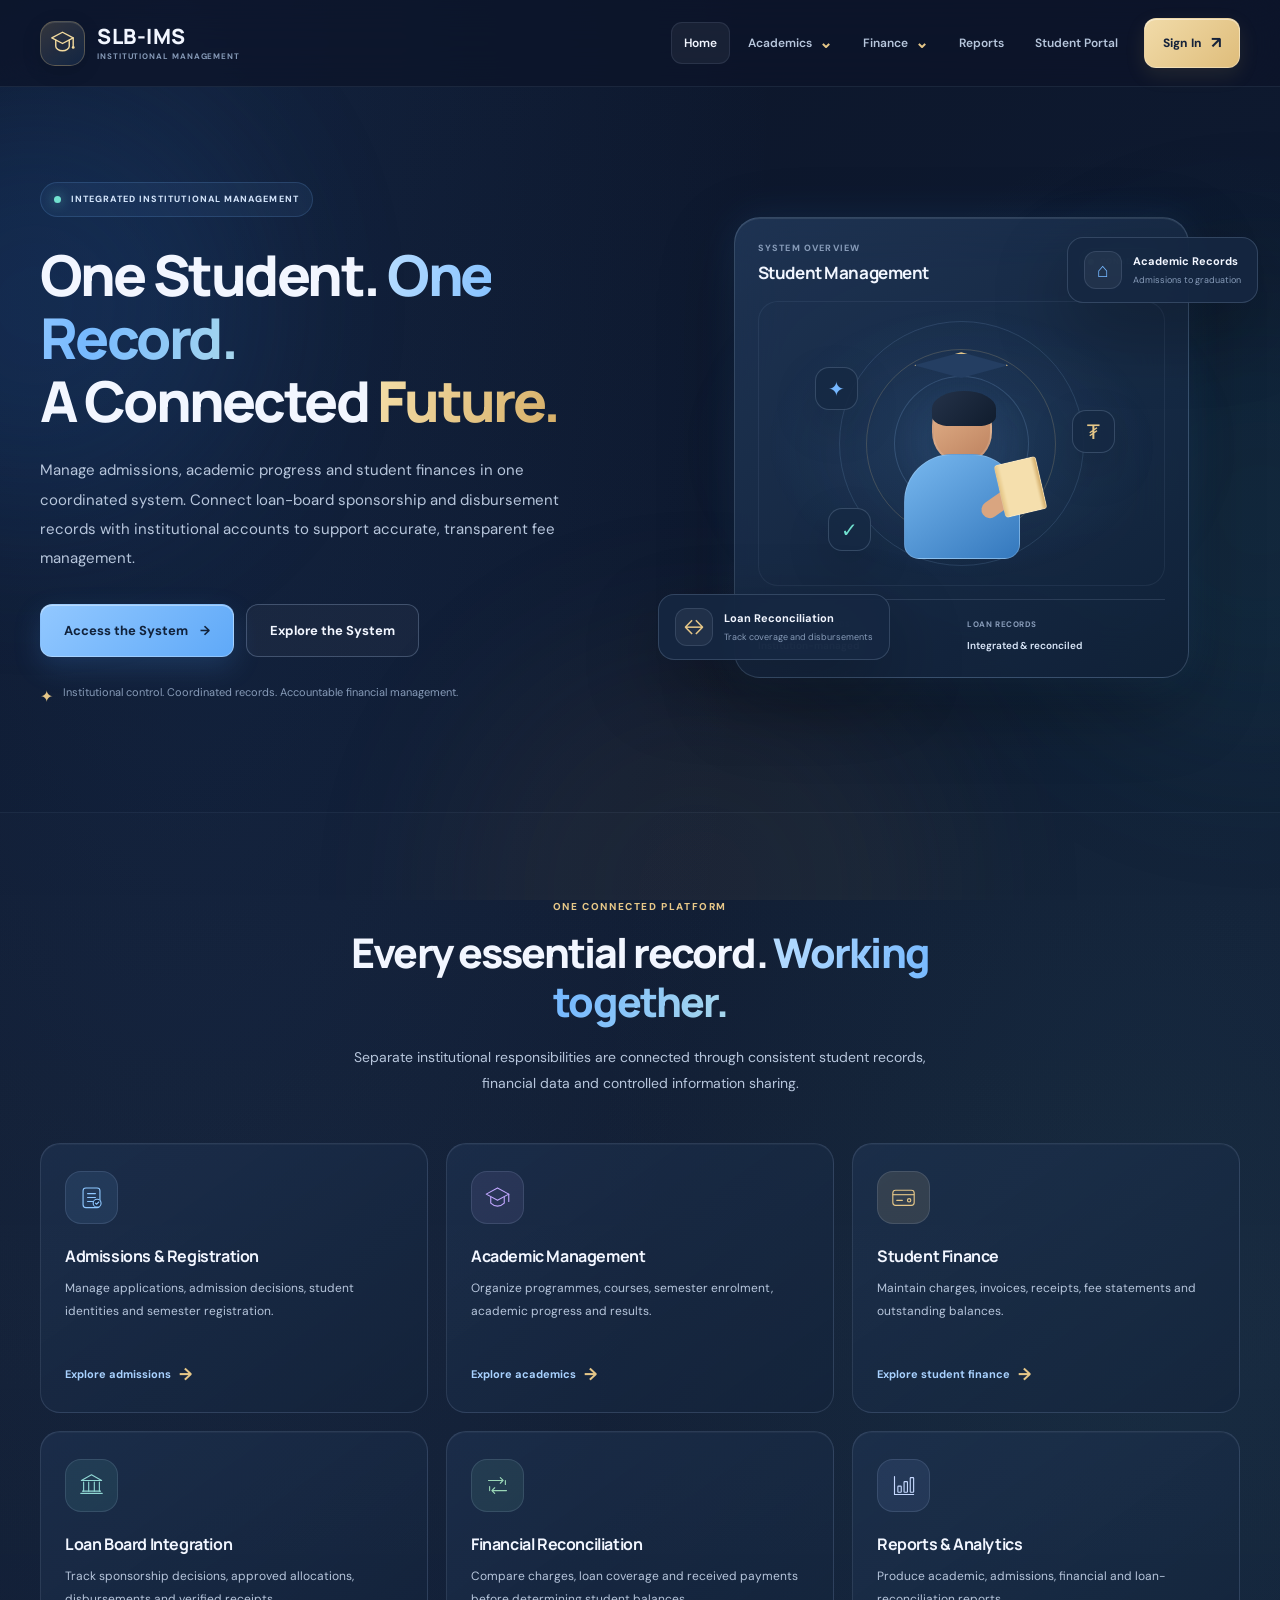
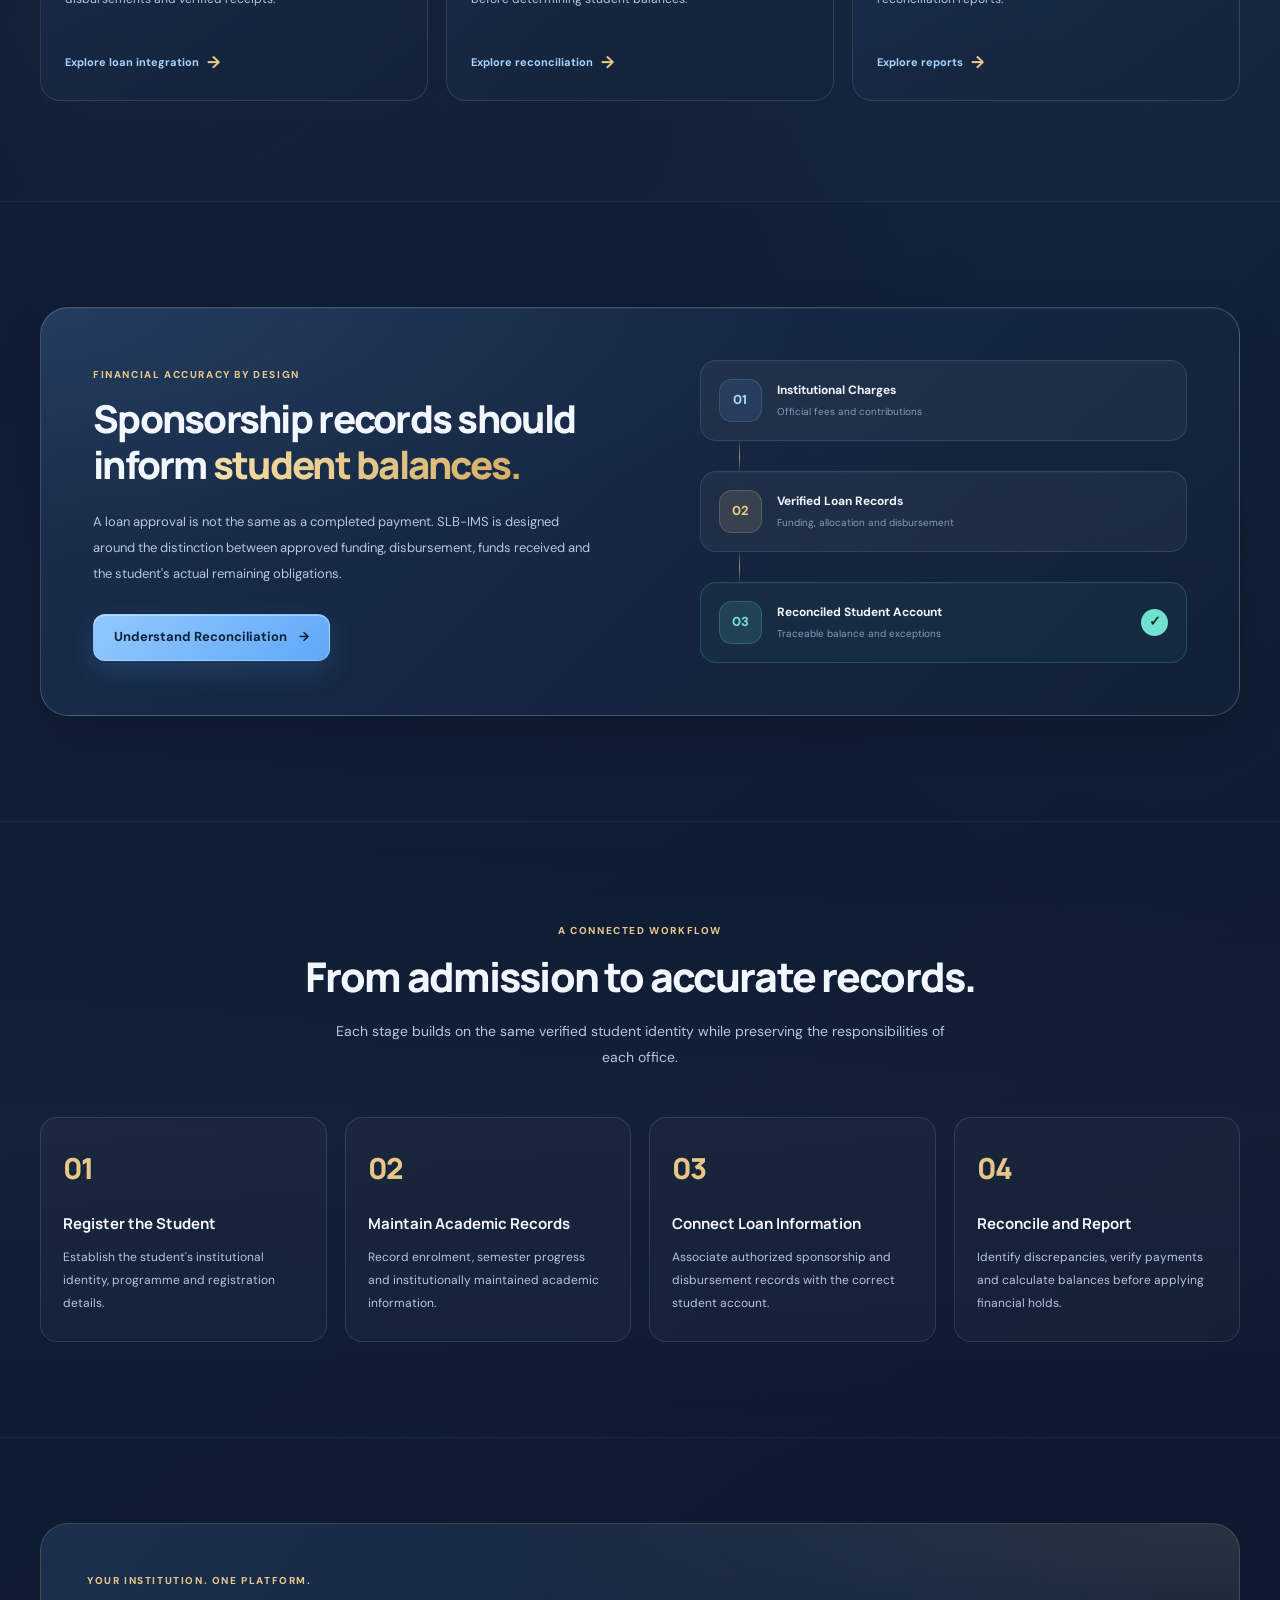
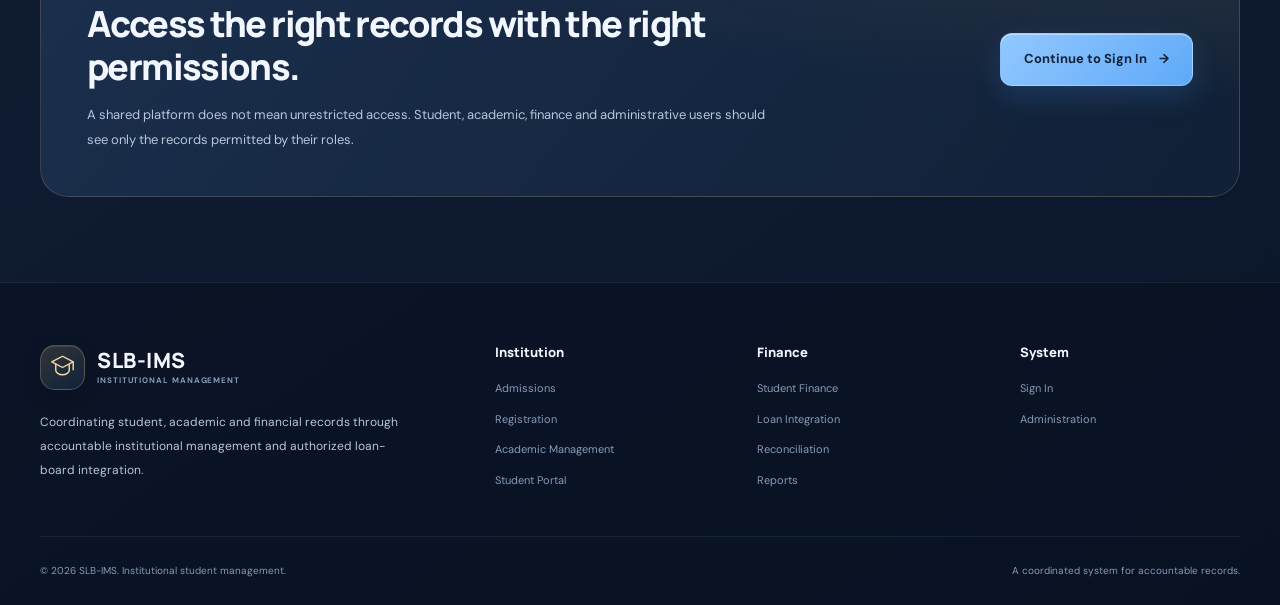
<file: final-year-projects/SLISM-student-loanboard-integration-system/index.html>
<!DOCTYPE html>
<html lang="en">
<head>
    <meta charset="UTF-8">
    <meta name="viewport" content="width=device-width, initial-scale=1.0">

    <meta name="description"
          content="SLB-IMS integrates institutional admissions, academic records, student finances and student loan sponsorship records in one coordinated management system.">

    <meta name="theme-color" content="#101c35">

    <title>SLB-IMS | Institutional Student Management</title>

    <link rel="preconnect" href="https://fonts.googleapis.com">
    <link rel="preconnect" href="https://fonts.gstatic.com" crossorigin>

    <link href="https://fonts.googleapis.com/css2?family=DM+Sans:wght@400;500;600;700&family=Manrope:wght@400;500;600;700;800&display=swap"
          rel="stylesheet">

    <link rel="stylesheet" href="style.css">
</head>

<body>

    <div class="page-background" aria-hidden="true">
        <div class="background-orb orb-one"></div>
        <div class="background-orb orb-two"></div>
        <div class="background-orb orb-three"></div>
    </div>

    <!-- ==================== HEADER ==================== -->

    <header class="site-header">
        <div class="container header-content">

            <a class="brand" href="index.html" aria-label="SLB-IMS Home">
                <span class="brand-icon" aria-hidden="true">
                    <svg viewBox="0 0 48 48" fill="none">
                        <path d="M24 4L5 14L24 24L43 14L24 4Z"
                              stroke="currentColor"
                              stroke-width="2.5"
                              stroke-linejoin="round"/>
                        <path d="M12 18V29C12 33 17.4 37 24 37C30.6 37 36 33 36 29V18"
                              stroke="currentColor"
                              stroke-width="2.5"
                              stroke-linecap="round"/>
                        <path d="M43 14V28"
                              stroke="currentColor"
                              stroke-width="2.5"
                              stroke-linecap="round"/>
                        <circle cx="43" cy="31" r="2.5"
                                fill="currentColor"/>
                    </svg>
                </span>

                <span class="brand-text">
                    <strong>SLB-IMS</strong>
                    <small>INSTITUTIONAL MANAGEMENT</small>
                </span>
            </a>

            <button class="menu-toggle"
                    type="button"
                    aria-label="Open navigation menu"
                    aria-expanded="false"
                    aria-controls="main-navigation">
                <span></span>
                <span></span>
                <span></span>
            </button>

            <nav class="main-navigation"
                 id="main-navigation"
                 aria-label="Main navigation">

                <a class="nav-link active" href="index.html">Home</a>

                <div class="nav-dropdown">
                    <button class="nav-link dropdown-toggle"
                            type="button"
                            aria-expanded="false"
                            aria-controls="academic-menu">
                        Academics
                        <span class="chevron" aria-hidden="true">⌄</span>
                    </button>

                    <div class="dropdown-menu" id="academic-menu">
                        <a href="admissions.html">Admissions</a>
                        <a href="registration.html">Student Registration</a>
                        <a href="academics.html">Academic Management</a>
                    </div>
                </div>

                <div class="nav-dropdown">
                    <button class="nav-link dropdown-toggle"
                            type="button"
                            aria-expanded="false"
                            aria-controls="finance-menu">
                        Finance
                        <span class="chevron" aria-hidden="true">⌄</span>
                    </button>

                    <div class="dropdown-menu" id="finance-menu">
                        <a href="finance.html">Student Finance</a>
                        <a href="loan-integration.html">Loan Integration</a>
                        <a href="reconciliation.html">Financial Reconciliation</a>
                    </div>
                </div>

                <a class="nav-link" href="reports.html">Reports</a>

                <a class="nav-link" href="student-portal.html">
                    Student Portal
                </a>

                <a class="nav-cta" href="login.html">
                    Sign In
                    <span aria-hidden="true">↗</span>
                </a>

            </nav>
        </div>
    </header>

    <main>

        <!-- ==================== HERO ==================== -->

        <section class="hero-section">
            <div class="container hero-grid">

                <div class="hero-content">

                    <div class="eyebrow">
                        <span class="status-dot"></span>
                        INTEGRATED INSTITUTIONAL MANAGEMENT
                    </div>

                    <h1>
                        One Student.
                        <span class="gradient-text">One Record.</span>
                        <br>
                        A Connected
                        <span class="gold-text">Future.</span>
                    </h1>

                    <p class="hero-description">
                        Manage admissions, academic progress and student
                        finances in one coordinated system. Connect loan-board
                        sponsorship and disbursement records with institutional
                        accounts to support accurate, transparent fee management.
                    </p>

                    <div class="hero-actions">
                        <a class="button button-primary button-large"
                           href="login.html">
                            Access the System
                            <span aria-hidden="true">→</span>
                        </a>

                        <a class="button button-outline button-large"
                           href="#system-overview">
                            Explore the System
                        </a>
                    </div>

                    <div class="hero-note">
                        <span class="note-icon" aria-hidden="true">✦</span>
                        <span>
                            Institutional control. Coordinated records.
                            Accountable financial management.
                        </span>
                    </div>

                </div>

                <!-- SYSTEM OVERVIEW VISUAL -->

                <div class="hero-visual" aria-label="Illustration of integrated student management">

                    <div class="visual-glow"></div>

                    <div class="welcome-card">

                        <div class="welcome-card-header">
                            <div>
                                <span class="card-overline">
                                    SYSTEM OVERVIEW
                                </span>
                                <h2>Student Management</h2>
                            </div>

                            <span class="live-indicator">
                                <span></span> CONNECTED
                            </span>
                        </div>

                        <div class="illustration">
                            <div class="illustration-circle circle-outer"></div>
                            <div class="illustration-circle circle-middle"></div>
                            <div class="illustration-circle circle-inner"></div>

                            <div class="student-figure">
                                <div class="student-head">
                                    <div class="student-hair"></div>
                                </div>

                                <div class="student-body"></div>
                                <div class="student-arm"></div>
                                <div class="student-book"></div>
                            </div>

                            <div class="graduation-cap">
                                <span></span>
                            </div>

                            <div class="floating-symbol symbol-academic">
                                <span aria-hidden="true">✦</span>
                            </div>

                            <div class="floating-symbol symbol-finance">
                                <span aria-hidden="true">₮</span>
                            </div>

                            <div class="floating-symbol symbol-record">
                                <span aria-hidden="true">✓</span>
                            </div>
                        </div>

                        <div class="welcome-card-footer">
                            <div>
                                <span class="footer-label">ACADEMIC RECORDS</span>
                                <strong>Institution-managed</strong>
                            </div>

                            <div>
                                <span class="footer-label">LOAN RECORDS</span>
                                <strong>Integrated &amp; reconciled</strong>
                            </div>
                        </div>

                    </div>

                    <div class="floating-card floating-card-top">
                        <span class="floating-card-icon academic-icon"
                              aria-hidden="true">⌂</span>
                        <div>
                            <strong>Academic Records</strong>
                            <small>Admissions to graduation</small>
                        </div>
                    </div>

                    <div class="floating-card floating-card-bottom">
                        <span class="floating-card-icon finance-icon"
                              aria-hidden="true">↔</span>
                        <div>
                            <strong>Loan Reconciliation</strong>
                            <small>Track coverage and disbursements</small>
                        </div>
                    </div>

                </div>
            </div>
        </section>

        <!-- ==================== CORE MODULES ==================== -->

        <section class="quick-access-section" id="system-overview">
            <div class="container">

                <div class="section-heading">
                    <span class="section-kicker">ONE CONNECTED PLATFORM</span>

                    <h2>
                        Every essential record.
                        <span class="gradient-text">Working together.</span>
                    </h2>

                    <p>
                        Separate institutional responsibilities are connected
                        through consistent student records, financial data
                        and controlled information sharing.
                    </p>
                </div>

                <div class="service-grid">

                    <article class="service-card">
                        <div class="service-icon icon-admissions"
                             aria-hidden="true">
                            <svg viewBox="0 0 48 48" fill="none">
                                <rect x="9" y="7" width="30" height="35"
                                      rx="5"
                                      stroke="currentColor"
                                      stroke-width="2"/>
                                <path d="M17 17H31M17 24H31M17 31H26"
                                      stroke="currentColor"
                                      stroke-width="2"
                                      stroke-linecap="round"/>
                                <circle cx="34" cy="34" r="7"
                                        fill="#172A46"
                                        stroke="currentColor"
                                        stroke-width="2"/>
                                <path d="M31 34L33 36L37 32"
                                      stroke="currentColor"
                                      stroke-width="2"
                                      stroke-linecap="round"
                                      stroke-linejoin="round"/>
                            </svg>
                        </div>

                        <h3>Admissions &amp; Registration</h3>

                        <p>
                            Manage applications, admission decisions,
                            student identities and semester registration.
                        </p>

                        <a class="card-link" href="admissions.html">
                            Explore admissions <span>→</span>
                        </a>
                    </article>

                    <article class="service-card">
                        <div class="service-icon icon-academics"
                             aria-hidden="true">
                            <svg viewBox="0 0 48 48" fill="none">
                                <path d="M4 18L24 7L44 18L24 29L4 18Z"
                                      stroke="currentColor"
                                      stroke-width="2"
                                      stroke-linejoin="round"/>
                                <path d="M12 23V34C19 41 29 41 36 34V23"
                                      stroke="currentColor"
                                      stroke-width="2"
                                      stroke-linecap="round"/>
                                <path d="M44 18V31"
                                      stroke="currentColor"
                                      stroke-width="2"
                                      stroke-linecap="round"/>
                            </svg>
                        </div>

                        <h3>Academic Management</h3>

                        <p>
                            Organize programmes, courses, semester enrolment,
                            academic progress and results.
                        </p>

                        <a class="card-link" href="academics.html">
                            Explore academics <span>→</span>
                        </a>
                    </article>

                    <article class="service-card">
                        <div class="service-icon icon-finance"
                             aria-hidden="true">
                            <svg viewBox="0 0 48 48" fill="none">
                                <rect x="5" y="11" width="38" height="27"
                                      rx="5"
                                      stroke="currentColor"
                                      stroke-width="2"/>
                                <path d="M5 19H43"
                                      stroke="currentColor"
                                      stroke-width="2"/>
                                <path d="M12 29H22"
                                      stroke="currentColor"
                                      stroke-width="2"
                                      stroke-linecap="round"/>
                                <circle cx="34" cy="29" r="3"
                                        stroke="currentColor"
                                        stroke-width="2"/>
                            </svg>
                        </div>

                        <h3>Student Finance</h3>

                        <p>
                            Maintain charges, invoices, receipts, fee
                            statements and outstanding balances.
                        </p>

                        <a class="card-link" href="finance.html">
                            Explore student finance <span>→</span>
                        </a>
                    </article>

                    <article class="service-card">
                        <div class="service-icon icon-loan"
                             aria-hidden="true">
                            <svg viewBox="0 0 48 48" fill="none">
                                <path d="M24 5L6 15H42L24 5Z"
                                      stroke="currentColor"
                                      stroke-width="2"
                                      stroke-linejoin="round"/>
                                <path d="M10 18V34M19 18V34M29 18V34M38 18V34"
                                      stroke="currentColor"
                                      stroke-width="2"
                                      stroke-linecap="round"/>
                                <path d="M5 38H43M8 34H40"
                                      stroke="currentColor"
                                      stroke-width="2"
                                      stroke-linecap="round"/>
                            </svg>
                        </div>

                        <h3>Loan Board Integration</h3>

                        <p>
                            Track sponsorship decisions, approved allocations,
                            disbursements and verified receipts.
                        </p>

                        <a class="card-link" href="loan-integration.html">
                            Explore loan integration <span>→</span>
                        </a>
                    </article>

                    <article class="service-card">
                        <div class="service-icon icon-reconciliation"
                             aria-hidden="true">
                            <svg viewBox="0 0 48 48" fill="none">
                                <path d="M8 15H34L29 10M34 15L29 20"
                                      stroke="currentColor"
                                      stroke-width="2"
                                      stroke-linecap="round"
                                      stroke-linejoin="round"/>
                                <path d="M40 33H14L19 28M14 33L19 38"
                                      stroke="currentColor"
                                      stroke-width="2"
                                      stroke-linecap="round"
                                      stroke-linejoin="round"/>
                                <path d="M38 22V15M10 26V33"
                                      stroke="currentColor"
                                      stroke-width="2"
                                      stroke-linecap="round"/>
                            </svg>
                        </div>

                        <h3>Financial Reconciliation</h3>

                        <p>
                            Compare charges, loan coverage and received
                            payments before determining student balances.
                        </p>

                        <a class="card-link" href="reconciliation.html">
                            Explore reconciliation <span>→</span>
                        </a>
                    </article>

                    <article class="service-card">
                        <div class="service-icon icon-reports"
                             aria-hidden="true">
                            <svg viewBox="0 0 48 48" fill="none">
                                <path d="M8 40V8M8 40H42"
                                      stroke="currentColor"
                                      stroke-width="2"
                                      stroke-linecap="round"/>
                                <rect x="14" y="25" width="6" height="11"
                                      rx="1"
                                      stroke="currentColor"
                                      stroke-width="2"/>
                                <rect x="25" y="17" width="6" height="19"
                                      rx="1"
                                      stroke="currentColor"
                                      stroke-width="2"/>
                                <rect x="36" y="10" width="6" height="26"
                                      rx="1"
                                      stroke="currentColor"
                                      stroke-width="2"/>
                            </svg>
                        </div>

                        <h3>Reports &amp; Analytics</h3>

                        <p>
                            Produce academic, admissions, financial and
                            loan-reconciliation reports.
                        </p>

                        <a class="card-link" href="reports.html">
                            Explore reports <span>→</span>
                        </a>
                    </article>

                </div>
            </div>
        </section>

        <!-- ==================== INTEGRATION PRINCIPLE ==================== -->

        <section class="information-section">
            <div class="container">

                <div class="information-panel">

                    <div class="information-content">
                        <span class="section-kicker">
                            FINANCIAL ACCURACY BY DESIGN
                        </span>

                        <h2>
                            Sponsorship records should inform
                            <span class="gold-text">student balances.</span>
                        </h2>

                        <p>
                            A loan approval is not the same as a completed
                            payment. SLB-IMS is designed around the distinction
                            between approved funding, disbursement, funds
                            received and the student's actual remaining
                            obligations.
                        </p>

                        <a class="button button-primary"
                           href="reconciliation.html">
                            Understand Reconciliation
                            <span aria-hidden="true">→</span>
                        </a>
                    </div>

                    <div class="information-visual">
                        <div class="flow-card">
                            <span class="flow-number">01</span>
                            <div>
                                <strong>Institutional Charges</strong>
                                <small>Official fees and contributions</small>
                            </div>
                        </div>

                        <div class="flow-connector">
                            <span></span>
                        </div>

                        <div class="flow-card">
                            <span class="flow-number gold-number">02</span>
                            <div>
                                <strong>Verified Loan Records</strong>
                                <small>Funding, allocation and disbursement</small>
                            </div>
                        </div>

                        <div class="flow-connector">
                            <span></span>
                        </div>

                        <div class="flow-card flow-card-result">
                            <span class="flow-number teal-number">03</span>
                            <div>
                                <strong>Reconciled Student Account</strong>
                                <small>Traceable balance and exceptions</small>
                            </div>
                            <span class="result-check" aria-hidden="true">✓</span>
                        </div>
                    </div>

                </div>
            </div>
        </section>

        <!-- ==================== HOW IT WORKS ==================== -->

        <section class="how-it-works-section">
            <div class="container">

                <div class="section-heading">
                    <span class="section-kicker">A CONNECTED WORKFLOW</span>

                    <h2>From admission to accurate records.</h2>

                    <p>
                        Each stage builds on the same verified student identity
                        while preserving the responsibilities of each office.
                    </p>
                </div>

                <div class="steps-grid">

                    <article class="step-card">
                        <span class="step-number">01</span>
                        <h3>Register the Student</h3>
                        <p>
                            Establish the student's institutional identity,
                            programme and registration details.
                        </p>
                    </article>

                    <article class="step-card">
                        <span class="step-number">02</span>
                        <h3>Maintain Academic Records</h3>
                        <p>
                            Record enrolment, semester progress and
                            institutionally maintained academic information.
                        </p>
                    </article>

                    <article class="step-card">
                        <span class="step-number">03</span>
                        <h3>Connect Loan Information</h3>
                        <p>
                            Associate authorized sponsorship and disbursement
                            records with the correct student account.
                        </p>
                    </article>

                    <article class="step-card">
                        <span class="step-number">04</span>
                        <h3>Reconcile and Report</h3>
                        <p>
                            Identify discrepancies, verify payments and
                            calculate balances before applying financial holds.
                        </p>
                    </article>

                </div>
            </div>
        </section>

        <!-- ==================== ACCESS SECTION ==================== -->

        <section class="access-section">
            <div class="container">

                <div class="access-panel">
                    <div>
                        <span class="section-kicker">YOUR INSTITUTION. ONE PLATFORM.</span>

                        <h2>Access the right records with the right permissions.</h2>

                        <p>
                            A shared platform does not mean unrestricted access.
                            Student, academic, finance and administrative users
                            should see only the records permitted by their roles.
                        </p>
                    </div>

                    <a class="button button-primary button-large"
                       href="login.html">
                        Continue to Sign In
                        <span aria-hidden="true">→</span>
                    </a>
                </div>

            </div>
        </section>

    </main>

    <!-- ==================== FOOTER ==================== -->

    <footer class="site-footer">
        <div class="container">

            <div class="footer-main">

                <div class="footer-brand-column">
                    <a class="brand" href="index.html">
                        <span class="brand-icon" aria-hidden="true">
                            <svg viewBox="0 0 48 48" fill="none">
                                <path d="M24 4L5 14L24 24L43 14L24 4Z"
                                      stroke="currentColor"
                                      stroke-width="2.5"
                                      stroke-linejoin="round"/>
                                <path d="M12 18V29C12 33 17.4 37 24 37C30.6 37 36 33 36 29V18"
                                      stroke="currentColor"
                                      stroke-width="2.5"
                                      stroke-linecap="round"/>
                                <path d="M43 14V28"
                                      stroke="currentColor"
                                      stroke-width="2.5"
                                      stroke-linecap="round"/>
                            </svg>
                        </span>

                        <span class="brand-text">
                            <strong>SLB-IMS</strong>
                            <small>INSTITUTIONAL MANAGEMENT</small>
                        </span>
                    </a>

                    <p>
                        Coordinating student, academic and financial records
                        through accountable institutional management and
                        authorized loan-board integration.
                    </p>
                </div>

                <div class="footer-column">
                    <h3>Institution</h3>
                    <a href="admissions.html">Admissions</a>
                    <a href="registration.html">Registration</a>
                    <a href="academics.html">Academic Management</a>
                    <a href="student-portal.html">Student Portal</a>
                </div>

                <div class="footer-column">
                    <h3>Finance</h3>
                    <a href="finance.html">Student Finance</a>
                    <a href="loan-integration.html">Loan Integration</a>
                    <a href="reconciliation.html">Reconciliation</a>
                    <a href="reports.html">Reports</a>
                </div>

                <div class="footer-column">
                    <h3>System</h3>
                    <a href="login.html">Sign In</a>
                    <a href="administration.html">Administration</a>
                </div>

            </div>

            <div class="footer-bottom">
                <p>
                    &copy; <span id="current-year">2026</span>
                    SLB-IMS. Institutional student management.
                </p>

                <p>
                    A coordinated system for accountable records.
                </p>
            </div>

        </div>
    </footer>

    <script src="script.js"></script>

</body>
</html>
</file>
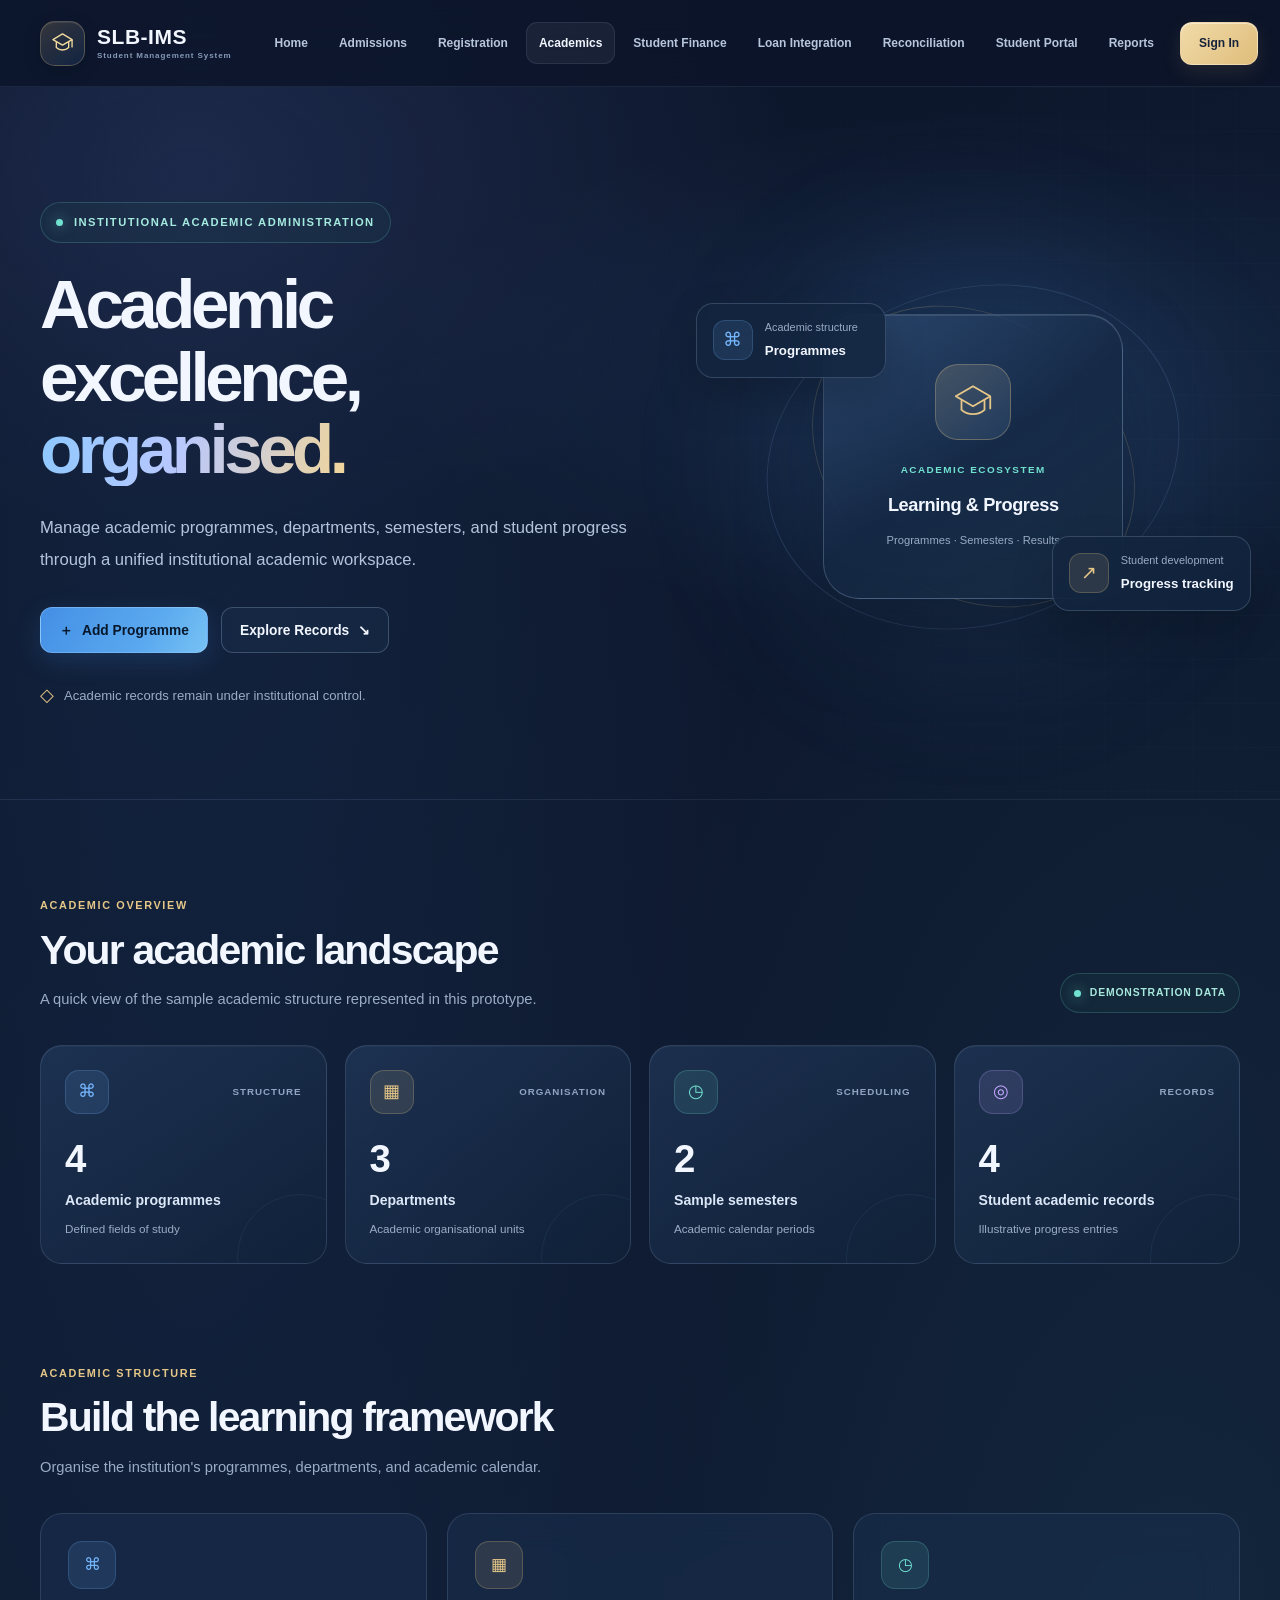
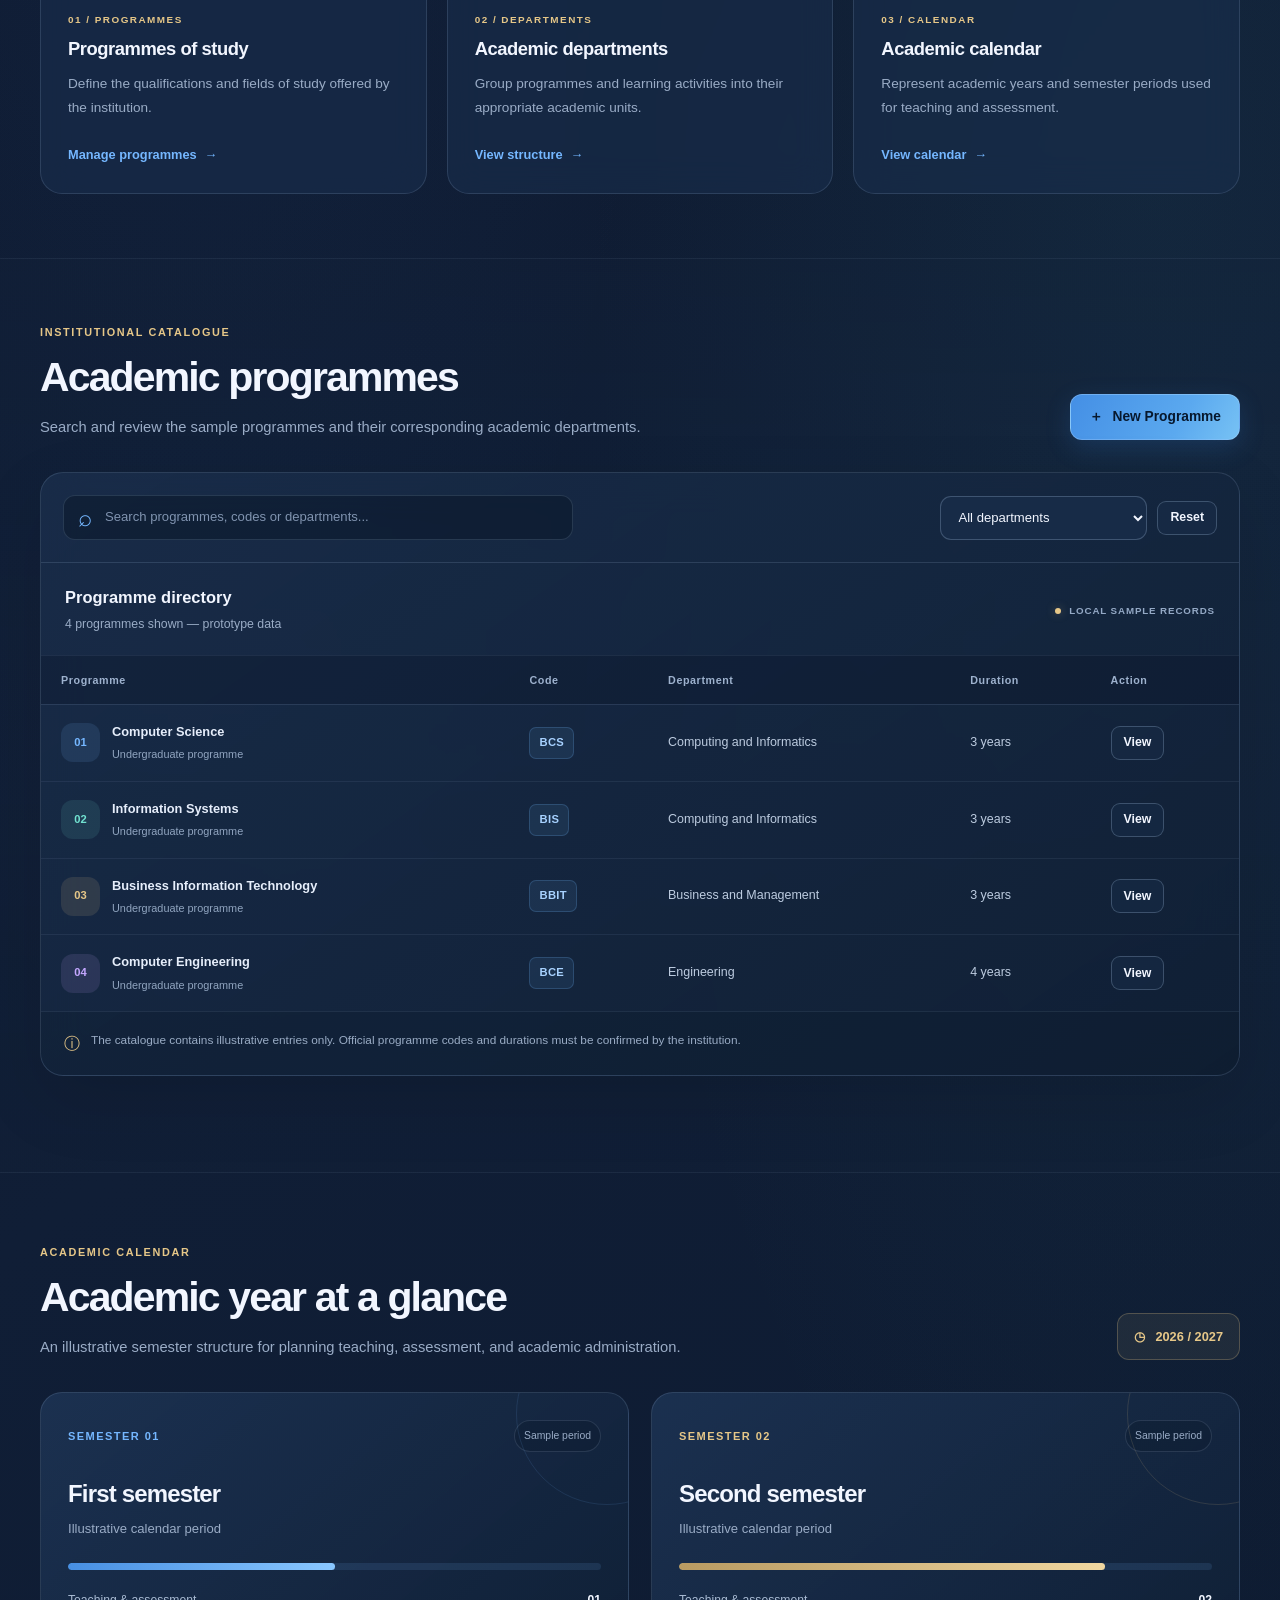
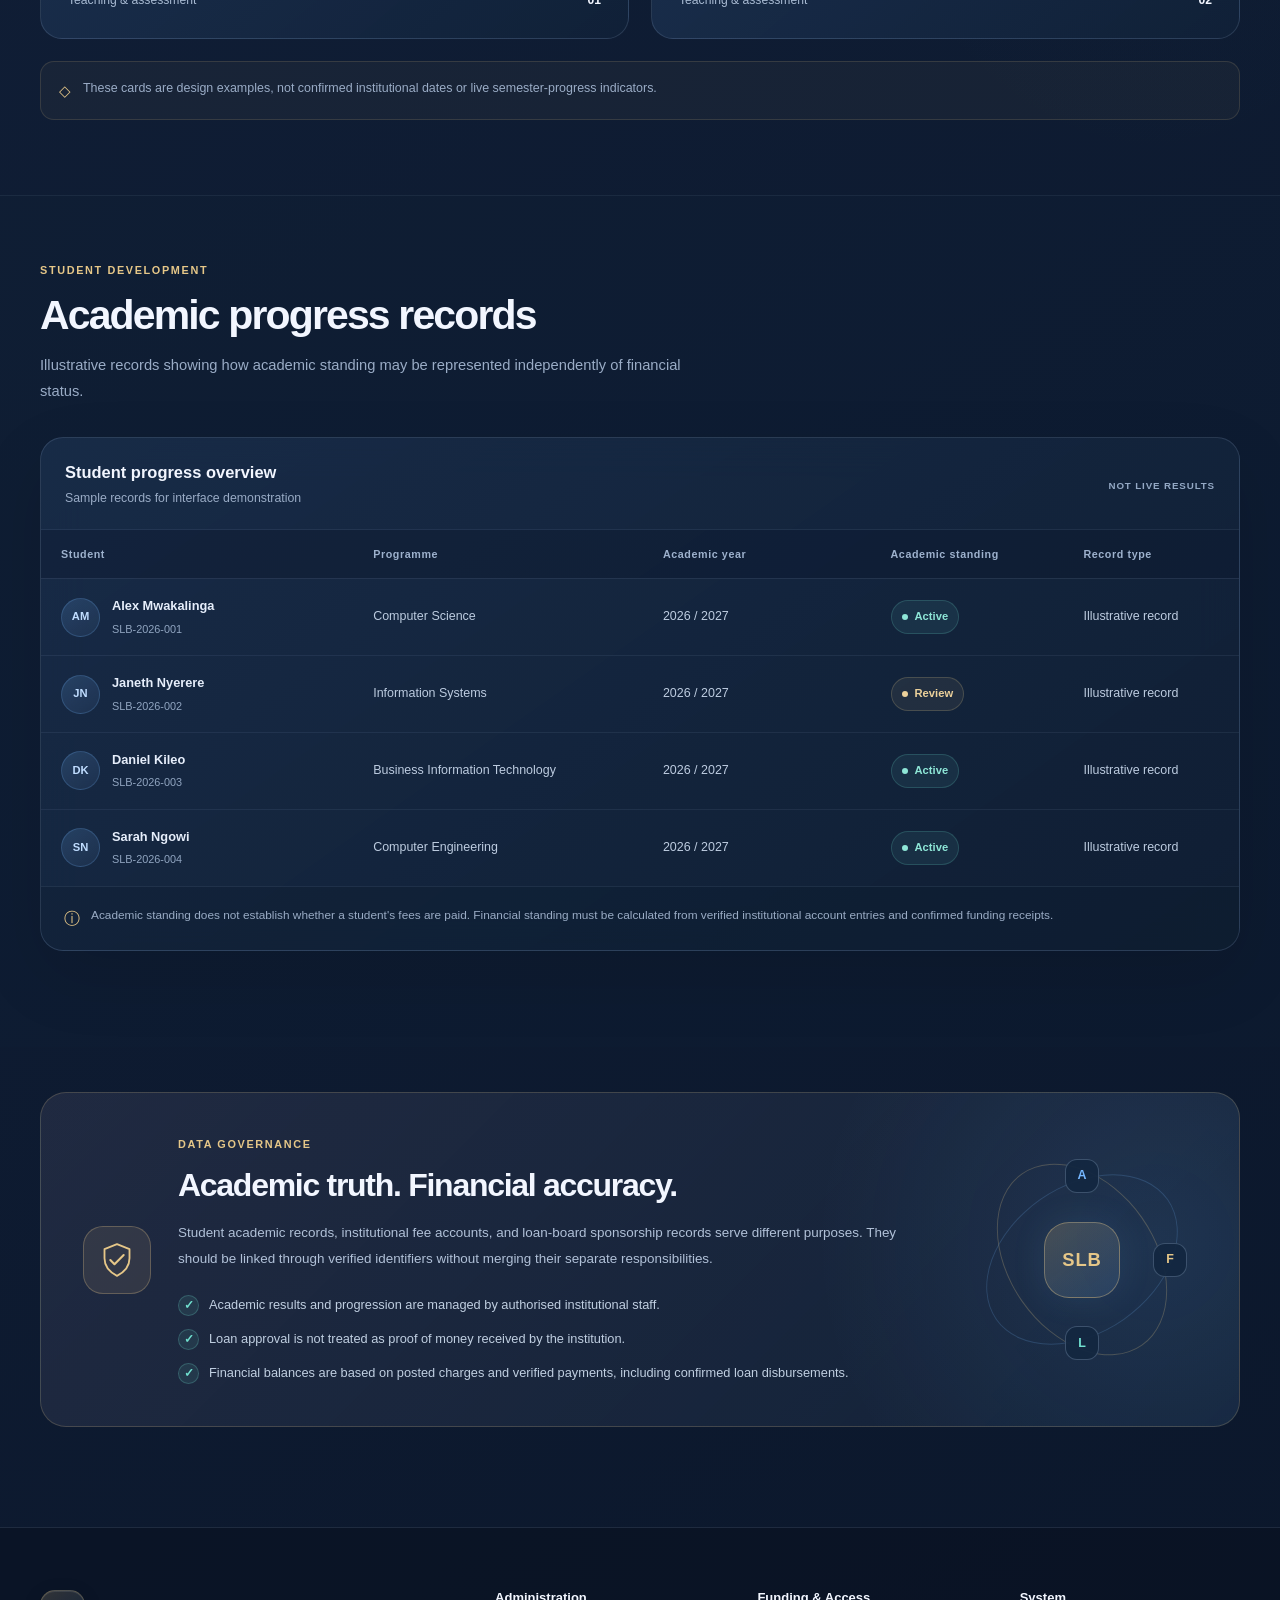
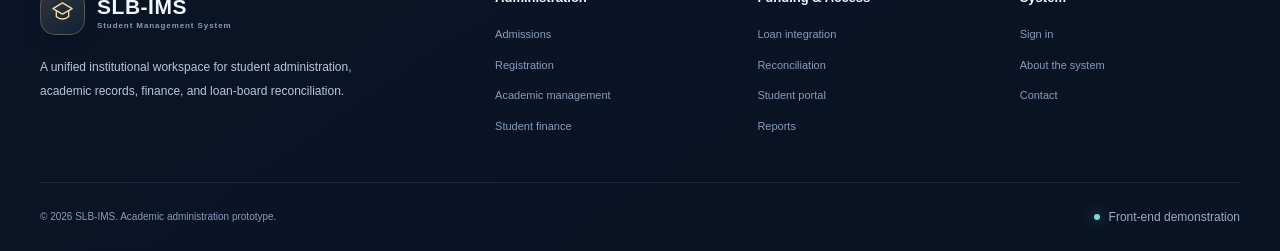
<file: final-year-projects/SLISM-student-loanboard-integration-system/academics.html>
<!DOCTYPE html>
<html lang="en">
<head>
    <meta charset="UTF-8">
    <meta name="viewport" content="width=device-width, initial-scale=1.0">
    <meta name="description" content="Academic administration dashboard for programmes, departments, semesters, and student academic progress in SLB-IMS.">
    <meta name="theme-color" content="#0c1529">

    <title>Academic Management | SLB-IMS</title>

    <link rel="stylesheet" href="style.css">
    <link rel="stylesheet" href="academics.css">

    <script src="script.js" defer></script>
    <script src="academics.js" defer></script>
</head>

<body class="academics-page">

    <!-- Global navigation -->
    <header class="site-header">
        <div class="container header-content">

            <a class="brand" href="index.html" aria-label="SLB-IMS Home">
                <span class="brand-icon" aria-hidden="true">
                    <svg viewBox="0 0 48 48" fill="none">
                        <path d="M7 17L24 7L41 17L24 27L7 17Z"
                              stroke="currentColor"
                              stroke-width="2.4"
                              stroke-linejoin="round"/>
                        <path d="M13 21V31C19 37 29 37 35 31V21"
                              stroke="currentColor"
                              stroke-width="2.4"
                              stroke-linecap="round"/>
                        <path d="M41 18V30"
                              stroke="currentColor"
                              stroke-width="2.4"
                              stroke-linecap="round"/>
                    </svg>
                </span>

                <span class="brand-text">
                    <strong>SLB-IMS</strong>
                    <small>Student Management System</small>
                </span>
            </a>

            <button
                class="menu-toggle"
                type="button"
                aria-label="Open navigation menu"
                aria-expanded="false"
                aria-controls="main-navigation">
                <span></span>
                <span></span>
                <span></span>
            </button>

            <nav class="main-navigation" id="main-navigation"
                 aria-label="Main navigation">

                <a class="nav-link" href="index.html">Home</a>
                <a class="nav-link" href="admissions.html">Admissions</a>
                <a class="nav-link" href="registration.html">Registration</a>
                <a class="nav-link active" href="academics.html"
                   aria-current="page">Academics</a>
                <a class="nav-link" href="finance.html">Student Finance</a>
                <a class="nav-link" href="loan-integration.html">Loan Integration</a>
                <a class="nav-link" href="reconciliation.html">Reconciliation</a>
                <a class="nav-link" href="student-portal.html">Student Portal</a>
                <a class="nav-link" href="reports.html">Reports</a>
                <a class="nav-cta" href="login.html">Sign In</a>

            </nav>
        </div>
    </header>

    <main>

        <!-- Page introduction -->
        <section class="academics-hero">
            <div class="container academics-hero-grid">

                <div class="academics-hero-copy">
                    <div class="eyebrow">
                        <span class="status-dot"></span>
                        INSTITUTIONAL ACADEMIC ADMINISTRATION
                    </div>

                    <h1>
                        Academic excellence,
                        <span class="gradient-text">organised.</span>
                    </h1>

                    <p class="academics-hero-description">
                        Manage academic programmes, departments, semesters,
                        and student progress through a unified institutional
                        academic workspace.
                    </p>

                    <div class="academics-hero-actions">
                        <button
                            class="button button-primary"
                            type="button"
                            id="show-programme-form">
                            <span aria-hidden="true">＋</span>
                            Add Programme
                        </button>

                        <a class="button button-outline"
                           href="#academic-records">
                            Explore Records
                            <span aria-hidden="true">↘</span>
                        </a>
                    </div>

                    <div class="academics-hero-note">
                        <span aria-hidden="true">◇</span>
                        Academic records remain under institutional control.
                    </div>
                </div>

                <div class="academics-hero-visual">
                    <div class="academic-orbit orbit-outer"></div>
                    <div class="academic-orbit orbit-inner"></div>

                    <div class="academic-visual-core">
                        <div class="academic-core-icon" aria-hidden="true">
                            <svg viewBox="0 0 64 64" fill="none">
                                <path d="M8 24L32 10L56 24L32 38L8 24Z"
                                      stroke="currentColor"
                                      stroke-width="2.5"
                                      stroke-linejoin="round"/>
                                <path d="M16 30V43C25 51 39 51 48 43V30"
                                      stroke="currentColor"
                                      stroke-width="2.5"
                                      stroke-linecap="round"/>
                                <path d="M56 25V41"
                                      stroke="currentColor"
                                      stroke-width="2.5"
                                      stroke-linecap="round"/>
                            </svg>
                        </div>

                        <span class="academic-core-label">
                            ACADEMIC ECOSYSTEM
                        </span>

                        <strong>Learning &amp; Progress</strong>

                        <span class="academic-core-caption">
                            Programmes · Semesters · Results
                        </span>
                    </div>

                    <div class="academic-float-card float-programmes">
                        <span class="academic-float-icon">⌘</span>
                        <span>
                            <small>Academic structure</small>
                            <strong>Programmes</strong>
                        </span>
                    </div>

                    <div class="academic-float-card float-progress">
                        <span class="academic-float-icon gold-icon">↗</span>
                        <span>
                            <small>Student development</small>
                            <strong>Progress tracking</strong>
                        </span>
                    </div>

                    <div class="academic-visual-glow"></div>
                </div>

            </div>
        </section>

        <!-- Academic summary -->
        <section class="academic-overview-section">
            <div class="container">

                <div class="academic-section-heading">
                    <div>
                        <span class="card-overline">ACADEMIC OVERVIEW</span>
                        <h2>Your academic landscape</h2>
                        <p>
                            A quick view of the sample academic structure
                            represented in this prototype.
                        </p>
                    </div>

                    <span class="academic-demo-label">
                        <span class="status-dot"></span>
                        DEMONSTRATION DATA
                    </span>
                </div>

                <div class="academic-stats-grid">

                    <article class="academic-stat-card">
                        <div class="academic-stat-top">
                            <span class="academic-stat-icon blue-icon"
                                  aria-hidden="true">⌘</span>
                            <span class="academic-stat-tag">STRUCTURE</span>
                        </div>

                        <span class="academic-stat-value"
                              id="total-programmes">4</span>

                        <span class="academic-stat-label">
                            Academic programmes
                        </span>

                        <span class="academic-stat-description">
                            Defined fields of study
                        </span>
                    </article>

                    <article class="academic-stat-card">
                        <div class="academic-stat-top">
                            <span class="academic-stat-icon gold-icon"
                                  aria-hidden="true">▦</span>
                            <span class="academic-stat-tag">ORGANISATION</span>
                        </div>

                        <span class="academic-stat-value"
                              id="total-departments">4</span>

                        <span class="academic-stat-label">
                            Departments
                        </span>

                        <span class="academic-stat-description">
                            Academic organisational units
                        </span>
                    </article>

                    <article class="academic-stat-card">
                        <div class="academic-stat-top">
                            <span class="academic-stat-icon teal-icon"
                                  aria-hidden="true">◷</span>
                            <span class="academic-stat-tag">SCHEDULING</span>
                        </div>

                        <span class="academic-stat-value"
                              id="total-semesters">2</span>

                        <span class="academic-stat-label">
                            Sample semesters
                        </span>

                        <span class="academic-stat-description">
                            Academic calendar periods
                        </span>
                    </article>

                    <article class="academic-stat-card">
                        <div class="academic-stat-top">
                            <span class="academic-stat-icon purple-icon"
                                  aria-hidden="true">◎</span>
                            <span class="academic-stat-tag">RECORDS</span>
                        </div>

                        <span class="academic-stat-value"
                              id="total-academic-records">4</span>

                        <span class="academic-stat-label">
                            Student academic records
                        </span>

                        <span class="academic-stat-description">
                            Illustrative progress entries
                        </span>
                    </article>

                </div>
            </div>
        </section>

        <!-- Academic structure -->
        <section class="academic-structure-section">
            <div class="container">

                <div class="academic-section-heading">
                    <div>
                        <span class="card-overline">ACADEMIC STRUCTURE</span>
                        <h2>Build the learning framework</h2>
                        <p>
                            Organise the institution's programmes, departments,
                            and academic calendar.
                        </p>
                    </div>
                </div>

                <div class="academic-structure-grid">

                    <article class="academic-structure-card programme-structure-card">
                        <div class="structure-card-icon blue-icon"
                             aria-hidden="true">⌘</div>

                        <span class="card-overline">01 / PROGRAMMES</span>
                        <h3>Programmes of study</h3>

                        <p>
                            Define the qualifications and fields of study
                            offered by the institution.
                        </p>

                        <a href="#academic-programmes" class="text-link">
                            Manage programmes <span aria-hidden="true">→</span>
                        </a>
                    </article>

                    <article class="academic-structure-card">
                        <div class="structure-card-icon gold-icon"
                             aria-hidden="true">▦</div>

                        <span class="card-overline">02 / DEPARTMENTS</span>
                        <h3>Academic departments</h3>

                        <p>
                            Group programmes and learning activities into
                            their appropriate academic units.
                        </p>

                        <a href="#academic-programmes" class="text-link">
                            View structure <span aria-hidden="true">→</span>
                        </a>
                    </article>

                    <article class="academic-structure-card">
                        <div class="structure-card-icon teal-icon"
                             aria-hidden="true">◷</div>

                        <span class="card-overline">03 / CALENDAR</span>
                        <h3>Academic calendar</h3>

                        <p>
                            Represent academic years and semester periods
                            used for teaching and assessment.
                        </p>

                        <a href="#academic-calendar" class="text-link">
                            View calendar <span aria-hidden="true">→</span>
                        </a>
                    </article>

                </div>
            </div>
        </section>

        <!-- Programme management -->
        <section class="academic-records-section" id="academic-records">
            <div class="container">

                <div class="academic-section-heading records-heading"
                     id="academic-programmes">
                    <div>
                        <span class="card-overline">INSTITUTIONAL CATALOGUE</span>
                        <h2>Academic programmes</h2>
                        <p>
                            Search and review the sample programmes and their
                            corresponding academic departments.
                        </p>
                    </div>

                    <button
                        class="button button-primary"
                        type="button"
                        id="show-programme-form-secondary">
                        <span aria-hidden="true">＋</span>
                        New Programme
                    </button>
                </div>

                <!-- Programme creation form -->
                <div class="academic-form-panel"
                     id="programme-form-panel"
                     hidden>

                    <div class="academic-form-heading">
                        <div>
                            <span class="card-overline">PROGRAMME CONFIGURATION</span>
                            <h3>Add an academic programme</h3>
                            <p>
                                Enter the details for a new sample catalogue entry.
                            </p>
                        </div>

                        <button
                            class="academic-close-button"
                            type="button"
                            id="close-programme-form"
                            aria-label="Close programme form">
                            ×
                        </button>
                    </div>

                    <form id="programme-form">

                        <div class="academic-form-grid">

                            <div class="academic-form-field">
                                <label for="programme-name">
                                    Programme name
                                </label>

                                <input
                                    type="text"
                                    id="programme-name"
                                    name="programmeName"
                                    placeholder="e.g. Software Engineering"
                                    minlength="3"
                                    maxlength="120"
                                    required>
                            </div>

                            <div class="academic-form-field">
                                <label for="programme-code">
                                    Programme code
                                </label>

                                <input
                                    type="text"
                                    id="programme-code"
                                    name="programmeCode"
                                    placeholder="e.g. BSE"
                                    minlength="2"
                                    maxlength="20"
                                    pattern="[A-Za-z0-9-]+"
                                    required>
                            </div>

                            <div class="academic-form-field">
                                <label for="programme-department">
                                    Department
                                </label>

                                <input
                                    type="text"
                                    id="programme-department"
                                    name="programmeDepartment"
                                    list="department-options"
                                    placeholder="Select or enter a department"
                                    maxlength="100"
                                    required>

                                <datalist id="department-options">
                                    <option value="Computing and Informatics"></option>
                                    <option value="Business and Management"></option>
                                    <option value="Engineering"></option>
                                    <option value="Social Sciences"></option>
                                </datalist>
                            </div>

                            <div class="academic-form-field">
                                <label for="programme-duration">
                                    Programme duration
                                </label>

                                <select
                                    id="programme-duration"
                                    name="programmeDuration"
                                    required>

                                    <option value="">Select duration</option>
                                    <option value="2 years">2 years</option>
                                    <option value="3 years">3 years</option>
                                    <option value="4 years">4 years</option>
                                    <option value="5 years">5 years</option>
                                    <option value="6 years">6 years</option>
                                </select>
                            </div>

                        </div>

                        <div class="academic-form-actions">
                            <button
                                class="button button-outline"
                                type="button"
                                id="cancel-programme-form">
                                Cancel
                            </button>

                            <button
                                class="button button-primary"
                                type="submit">
                                Save Sample Programme
                            </button>
                        </div>

                        <p
                            class="academic-form-message"
                            id="programme-form-message"
                            role="status"
                            aria-live="polite">
                        </p>

                    </form>
                </div>

                <!-- Programme search and filters -->
                <div class="academic-record-panel">

                    <div class="academic-toolbar">

                        <div class="academic-search-field">
                            <span aria-hidden="true">⌕</span>

                            <input
                                type="search"
                                id="programme-search"
                                placeholder="Search programmes, codes or departments..."
                                aria-label="Search academic programmes">
                        </div>

                        <div class="academic-toolbar-actions">

                            <select
                                id="department-filter"
                                aria-label="Filter programmes by department">

                                <option value="all">All departments</option>
                                <option value="Computing and Informatics">
                                    Computing and Informatics
                                </option>
                                <option value="Business and Management">
                                    Business and Management
                                </option>
                                <option value="Engineering">
                                    Engineering
                                </option>
                                <option value="Social Sciences">
                                    Social Sciences
                                </option>
                            </select>

                            <button
                                class="button button-outline button-small"
                                type="button"
                                id="reset-programme-filters">
                                Reset
                            </button>

                        </div>
                    </div>

                    <div class="academic-table-heading">
                        <div>
                            <h3>Programme directory</h3>
                            <p id="programme-result-count">
                                4 programmes shown — prototype data
                            </p>
                        </div>

                        <span class="academic-table-indicator">
                            <span class="status-dot"></span>
                            LOCAL SAMPLE RECORDS
                        </span>
                    </div>

                    <div class="academic-table-wrapper">
                        <table class="academic-table">
                            <thead>
                                <tr>
                                    <th scope="col">Programme</th>
                                    <th scope="col">Code</th>
                                    <th scope="col">Department</th>
                                    <th scope="col">Duration</th>
                                    <th scope="col">Action</th>
                                </tr>
                            </thead>

                            <tbody id="programme-table-body">

                                <tr data-department="Computing and Informatics">
                                    <td>
                                        <div class="programme-cell">
                                            <span class="programme-cell-icon blue-icon"
                                                  aria-hidden="true">01</span>
                                            <span>
                                                <strong>Computer Science</strong>
                                                <small>Undergraduate programme</small>
                                            </span>
                                        </div>
                                    </td>
                                    <td><span class="academic-code">BCS</span></td>
                                    <td>Computing and Informatics</td>
                                    <td>3 years</td>
                                    <td>
                                        <button
                                            class="button button-outline button-small view-programme"
                                            type="button"
                                            data-programme="BCS">
                                            View
                                        </button>
                                    </td>
                                </tr>

                                <tr data-department="Computing and Informatics">
                                    <td>
                                        <div class="programme-cell">
                                            <span class="programme-cell-icon teal-icon"
                                                  aria-hidden="true">02</span>
                                            <span>
                                                <strong>Information Systems</strong>
                                                <small>Undergraduate programme</small>
                                            </span>
                                        </div>
                                    </td>
                                    <td><span class="academic-code">BIS</span></td>
                                    <td>Computing and Informatics</td>
                                    <td>3 years</td>
                                    <td>
                                        <button
                                            class="button button-outline button-small view-programme"
                                            type="button"
                                            data-programme="BIS">
                                            View
                                        </button>
                                    </td>
                                </tr>

                                <tr data-department="Business and Management">
                                    <td>
                                        <div class="programme-cell">
                                            <span class="programme-cell-icon gold-icon"
                                                  aria-hidden="true">03</span>
                                            <span>
                                                <strong>Business Information Technology</strong>
                                                <small>Undergraduate programme</small>
                                            </span>
                                        </div>
                                    </td>
                                    <td><span class="academic-code">BBIT</span></td>
                                    <td>Business and Management</td>
                                    <td>3 years</td>
                                    <td>
                                        <button
                                            class="button button-outline button-small view-programme"
                                            type="button"
                                            data-programme="BBIT">
                                            View
                                        </button>
                                    </td>
                                </tr>

                                <tr data-department="Engineering">
                                    <td>
                                        <div class="programme-cell">
                                            <span class="programme-cell-icon purple-icon"
                                                  aria-hidden="true">04</span>
                                            <span>
                                                <strong>Computer Engineering</strong>
                                                <small>Undergraduate programme</small>
                                            </span>
                                        </div>
                                    </td>
                                    <td><span class="academic-code">BCE</span></td>
                                    <td>Engineering</td>
                                    <td>4 years</td>
                                    <td>
                                        <button
                                            class="button button-outline button-small view-programme"
                                            type="button"
                                            data-programme="BCE">
                                            View
                                        </button>
                                    </td>
                                </tr>

                            </tbody>
                        </table>
                    </div>

                    <div class="academic-empty-state" id="programme-empty-state" hidden>
                        <span aria-hidden="true">⌕</span>
                        <h3>No matching programmes</h3>
                        <p>
                            Try a different search term or reset the department filter.
                        </p>
                    </div>

                    <div class="academic-record-note">
                        <span aria-hidden="true">ⓘ</span>
                        <p>
                            The catalogue contains illustrative entries only.
                            Official programme codes and durations must be
                            confirmed by the institution.
                        </p>
                    </div>

                </div>
            </div>
        </section>

        <!-- Academic calendar -->
        <section class="academic-calendar-section" id="academic-calendar">
            <div class="container">

                <div class="academic-section-heading">
                    <div>
                        <span class="card-overline">ACADEMIC CALENDAR</span>
                        <h2>Academic year at a glance</h2>
                        <p>
                            An illustrative semester structure for planning
                            teaching, assessment, and academic administration.
                        </p>
                    </div>

                    <div class="academic-year-chip">
                        <span aria-hidden="true">◷</span>
                        2026 / 2027
                    </div>
                </div>

                <div class="academic-calendar-grid">

                    <article class="semester-card semester-one">
                        <div class="semester-card-top">
                            <span class="semester-number">SEMESTER 01</span>
                            <span class="semester-status">Sample period</span>
                        </div>

                        <h3>First semester</h3>
                        <p class="semester-date">Illustrative calendar period</p>

                        <div class="semester-progress-track">
                            <span style="width: 50%"></span>
                        </div>

                        <div class="semester-card-footer">
                            <span>Teaching &amp; assessment</span>
                            <span>01</span>
                        </div>
                    </article>

                    <article class="semester-card semester-two">
                        <div class="semester-card-top">
                            <span class="semester-number">SEMESTER 02</span>
                            <span class="semester-status">Sample period</span>
                        </div>

                        <h3>Second semester</h3>
                        <p class="semester-date">Illustrative calendar period</p>

                        <div class="semester-progress-track">
                            <span style="width: 80%"></span>
                        </div>

                        <div class="semester-card-footer">
                            <span>Teaching &amp; assessment</span>
                            <span>02</span>
                        </div>
                    </article>

                </div>

                <div class="calendar-disclaimer">
                    <span aria-hidden="true">◇</span>
                    <p>
                        These cards are design examples, not confirmed
                        institutional dates or live semester-progress indicators.
                    </p>
                </div>

            </div>
        </section>

        <!-- Student academic progress -->
        <section class="academic-progress-section">
            <div class="container">

                <div class="academic-section-heading">
                    <div>
                        <span class="card-overline">STUDENT DEVELOPMENT</span>
                        <h2>Academic progress records</h2>
                        <p>
                            Illustrative records showing how academic standing
                            may be represented independently of financial status.
                        </p>
                    </div>
                </div>

                <div class="academic-record-panel">

                    <div class="academic-table-heading">
                        <div>
                            <h3>Student progress overview</h3>
                            <p>Sample records for interface demonstration</p>
                        </div>

                        <span class="academic-table-indicator">
                            NOT LIVE RESULTS
                        </span>
                    </div>

                    <div class="academic-table-wrapper">
                        <table class="academic-table progress-table">
                            <thead>
                                <tr>
                                    <th scope="col">Student</th>
                                    <th scope="col">Programme</th>
                                    <th scope="col">Academic year</th>
                                    <th scope="col">Academic standing</th>
                                    <th scope="col">Record type</th>
                                </tr>
                            </thead>

                            <tbody id="academic-progress-body">

                                <tr>
                                    <td>
                                        <div class="progress-student">
                                            <span class="progress-student-avatar">AM</span>
                                            <span>
                                                <strong>Alex Mwakalinga</strong>
                                                <small>SLB-2026-001</small>
                                            </span>
                                        </div>
                                    </td>
                                    <td>Computer Science</td>
                                    <td>2026 / 2027</td>
                                    <td>
                                        <span class="academic-standing standing-active">
                                            Active
                                        </span>
                                    </td>
                                    <td>Illustrative record</td>
                                </tr>

                                <tr>
                                    <td>
                                        <div class="progress-student">
                                            <span class="progress-student-avatar">JN</span>
                                            <span>
                                                <strong>Janeth Nyerere</strong>
                                                <small>SLB-2026-002</small>
                                            </span>
                                        </div>
                                    </td>
                                    <td>Information Systems</td>
                                    <td>2026 / 2027</td>
                                    <td>
                                        <span class="academic-standing standing-review">
                                            Review
                                        </span>
                                    </td>
                                    <td>Illustrative record</td>
                                </tr>

                                <tr>
                                    <td>
                                        <div class="progress-student">
                                            <span class="progress-student-avatar">DK</span>
                                            <span>
                                                <strong>Daniel Kileo</strong>
                                                <small>SLB-2026-003</small>
                                            </span>
                                        </div>
                                    </td>
                                    <td>Business Information Technology</td>
                                    <td>2026 / 2027</td>
                                    <td>
                                        <span class="academic-standing standing-active">
                                            Active
                                        </span>
                                    </td>
                                    <td>Illustrative record</td>
                                </tr>

                                <tr>
                                    <td>
                                        <div class="progress-student">
                                            <span class="progress-student-avatar">SN</span>
                                            <span>
                                                <strong>Sarah Ngowi</strong>
                                                <small>SLB-2026-004</small>
                                            </span>
                                        </div>
                                    </td>
                                    <td>Computer Engineering</td>
                                    <td>2026 / 2027</td>
                                    <td>
                                        <span class="academic-standing standing-active">
                                            Active
                                        </span>
                                    </td>
                                    <td>Illustrative record</td>
                                </tr>

                            </tbody>
                        </table>
                    </div>

                    <div class="academic-record-note">
                        <span aria-hidden="true">ⓘ</span>
                        <p>
                            Academic standing does not establish whether a
                            student's fees are paid. Financial standing must
                            be calculated from verified institutional account
                            entries and confirmed funding receipts.
                        </p>
                    </div>

                </div>
            </div>
        </section>

        <!-- Governance -->
        <section class="academic-governance-section">
            <div class="container">

                <div class="academic-governance-panel">

                    <div class="governance-emblem" aria-hidden="true">
                        <svg viewBox="0 0 48 48" fill="none">
                            <path d="M24 5L39 11V22C39 32 32 39 24 43C16 39 9 32 9 22V11L24 5Z"
                                  stroke="currentColor"
                                  stroke-width="2.2"
                                  stroke-linejoin="round"/>
                            <path d="M16 24L21 29L32 18"
                                  stroke="currentColor"
                                  stroke-width="2.5"
                                  stroke-linecap="round"
                                  stroke-linejoin="round"/>
                        </svg>
                    </div>

                    <div class="governance-copy">
                        <span class="card-overline">DATA GOVERNANCE</span>
                        <h2>Academic truth. Financial accuracy.</h2>

                        <p>
                            Student academic records, institutional fee
                            accounts, and loan-board sponsorship records
                            serve different purposes. They should be linked
                            through verified identifiers without merging
                            their separate responsibilities.
                        </p>

                        <ul class="governance-list">
                            <li>
                                <span aria-hidden="true">✓</span>
                                Academic results and progression are managed
                                by authorised institutional staff.
                            </li>
                            <li>
                                <span aria-hidden="true">✓</span>
                                Loan approval is not treated as proof of
                                money received by the institution.
                            </li>
                            <li>
                                <span aria-hidden="true">✓</span>
                                Financial balances are based on posted charges
                                and verified payments, including confirmed
                                loan disbursements.
                            </li>
                        </ul>
                    </div>

                    <div class="governance-illustration" aria-hidden="true">
                        <div class="governance-ring ring-one"></div>
                        <div class="governance-ring ring-two"></div>
                        <div class="governance-center">SLB</div>
                        <span class="governance-node node-top">A</span>
                        <span class="governance-node node-right">F</span>
                        <span class="governance-node node-bottom">L</span>
                    </div>

                </div>
            </div>
        </section>

    </main>

    <!-- Global footer -->
    <footer class="site-footer">
        <div class="container">

            <div class="footer-main">

                <div class="footer-brand-column">
                    <a class="brand footer-brand" href="index.html">
                        <span class="brand-icon" aria-hidden="true">
                            <svg viewBox="0 0 48 48" fill="none">
                                <path d="M7 17L24 7L41 17L24 27L7 17Z"
                                      stroke="currentColor"
                                      stroke-width="2.4"
                                      stroke-linejoin="round"/>
                                <path d="M13 21V31C19 37 29 37 35 31V21"
                                      stroke="currentColor"
                                      stroke-width="2.4"
                                      stroke-linecap="round"/>
                            </svg>
                        </span>

                        <span class="brand-text">
                            <strong>SLB-IMS</strong>
                            <small>Student Management System</small>
                        </span>
                    </a>

                    <p>
                        A unified institutional workspace for student
                        administration, academic records, finance, and
                        loan-board reconciliation.
                    </p>
                </div>

                <div class="footer-column">
                    <h3>Administration</h3>
                    <a href="admissions.html">Admissions</a>
                    <a href="registration.html">Registration</a>
                    <a href="academics.html">Academic management</a>
                    <a href="finance.html">Student finance</a>
                </div>

                <div class="footer-column">
                    <h3>Funding &amp; Access</h3>
                    <a href="loan-integration.html">Loan integration</a>
                    <a href="reconciliation.html">Reconciliation</a>
                    <a href="student-portal.html">Student portal</a>
                    <a href="reports.html">Reports</a>
                </div>

                <div class="footer-column">
                    <h3>System</h3>
                    <a href="login.html">Sign in</a>
                    <a href="index.html#about">About the system</a>
                    <a href="index.html#contact">Contact</a>
                </div>

            </div>

            <div class="footer-bottom">
                <p>
                    © <span id="current-year">2026</span> SLB-IMS.
                    Academic administration prototype.
                </p>

                <span class="footer-status">
                    <span class="status-dot"></span>
                    Front-end demonstration
                </span>
            </div>

        </div>
    </footer>

</body>
</html>
</file>
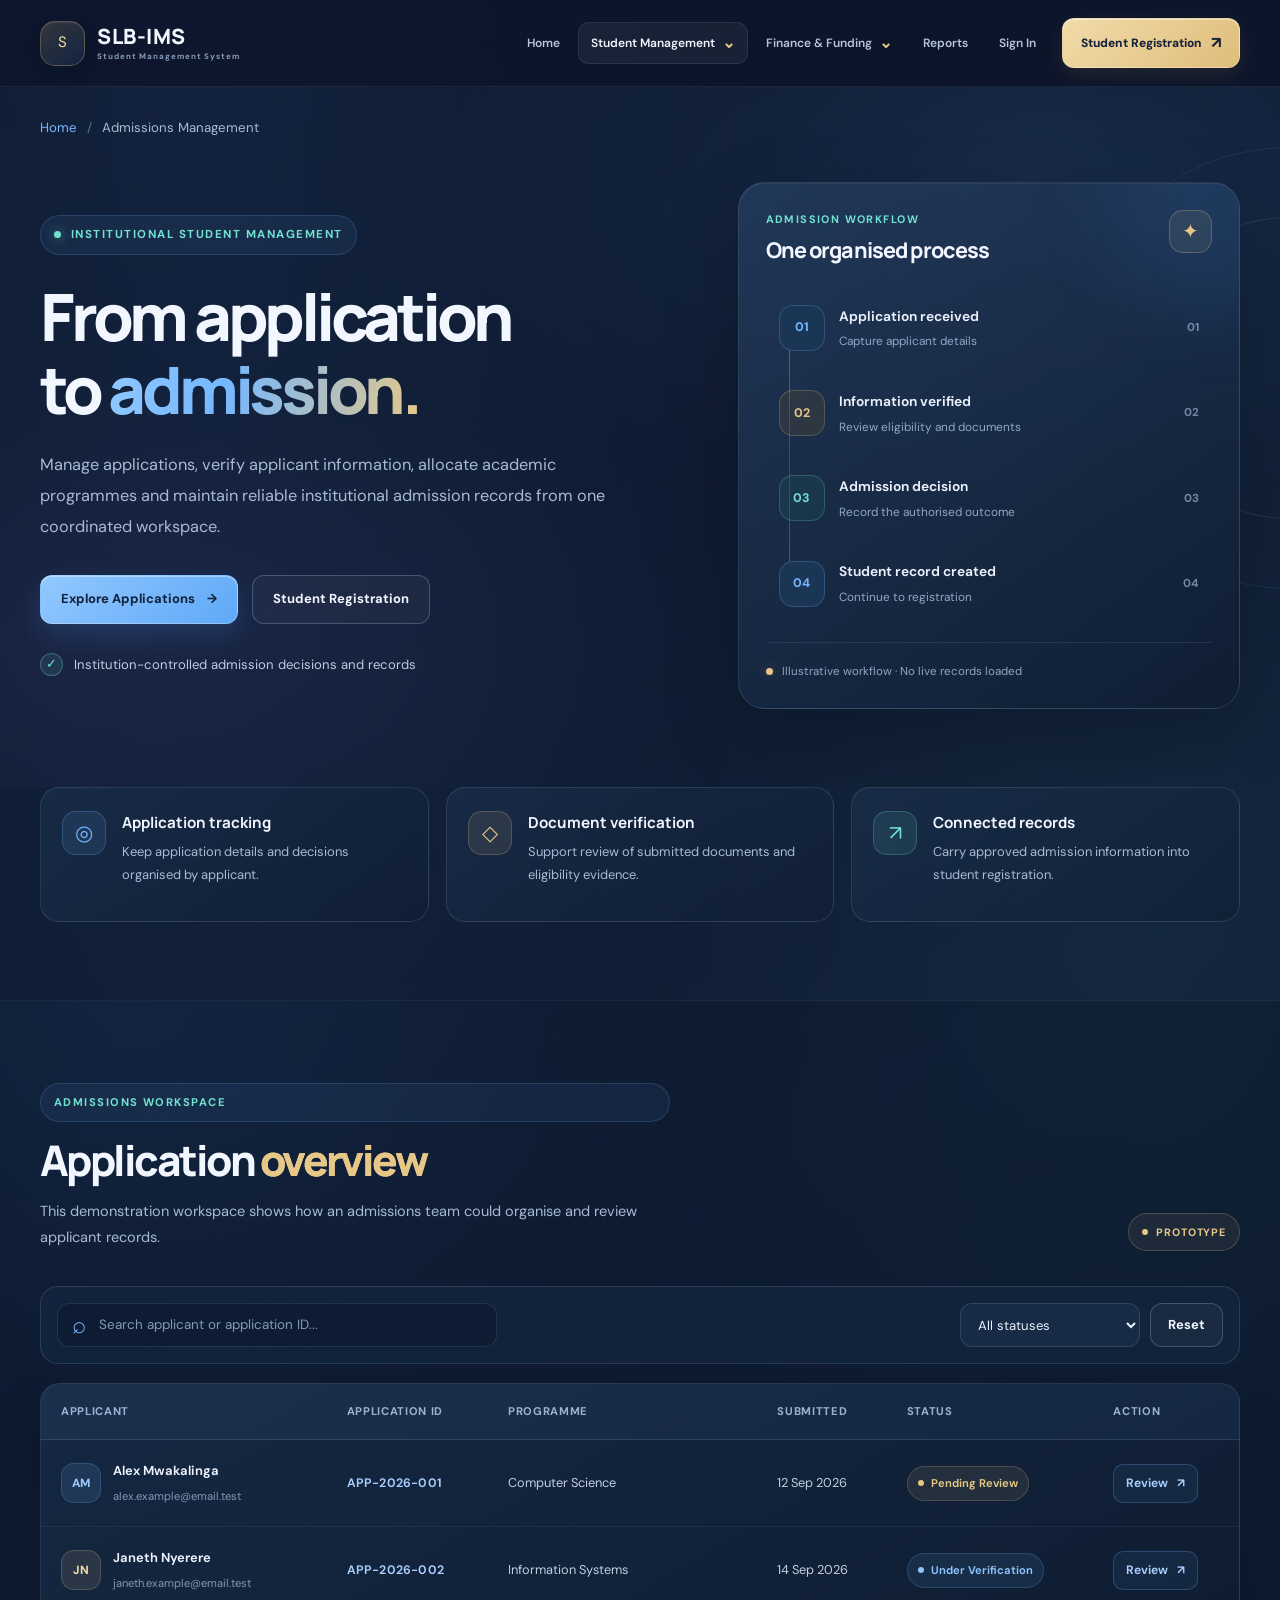
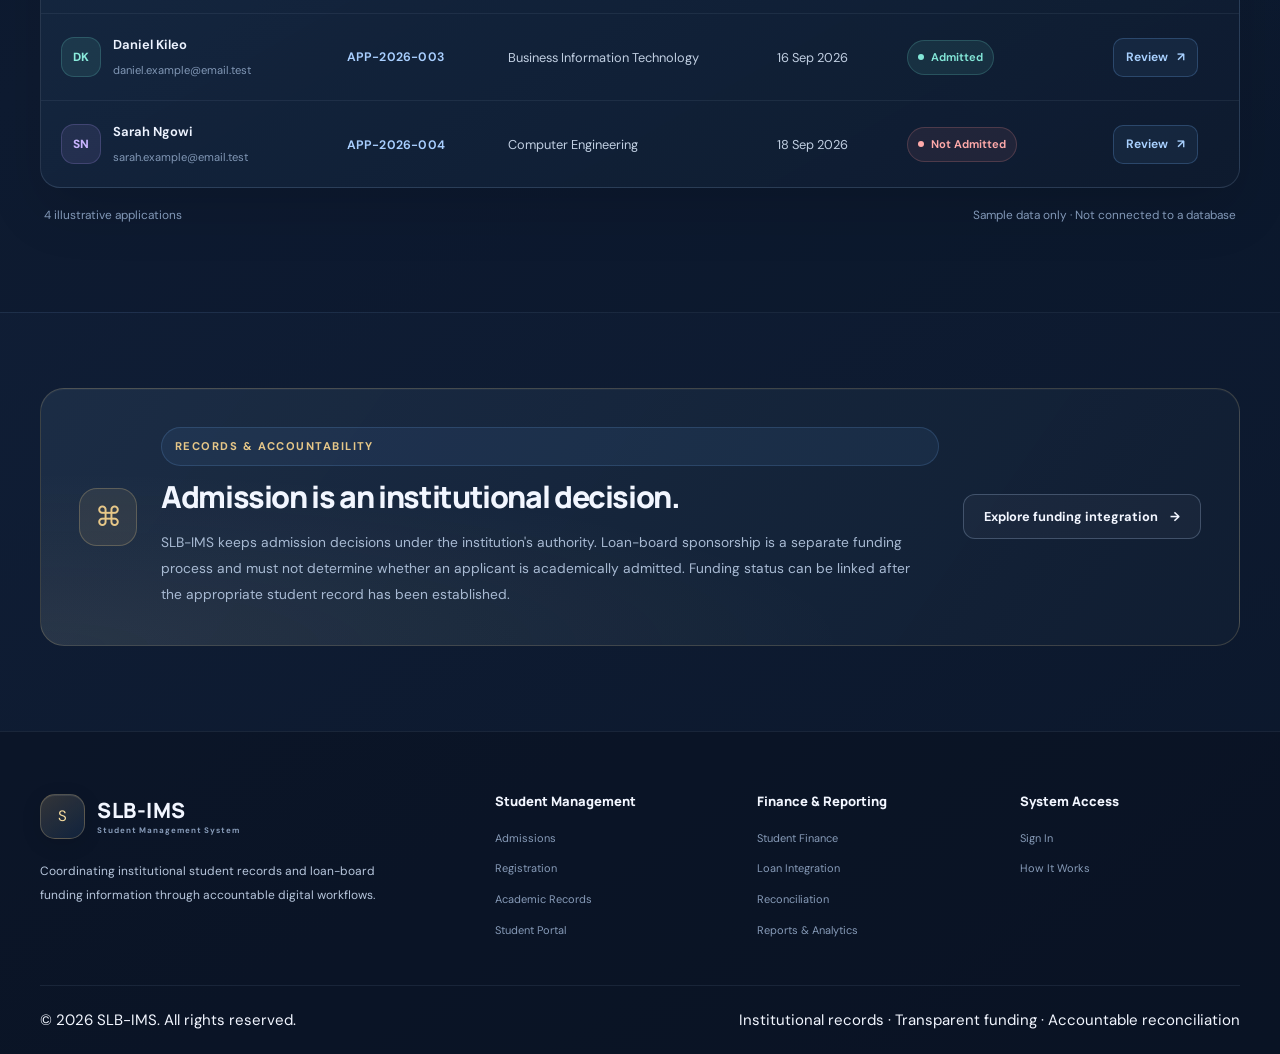
<file: final-year-projects/SLISM-student-loanboard-integration-system/admissions.html>
<!DOCTYPE html>
<html lang="en">
<head>
    <meta charset="UTF-8">
    <meta name="viewport" content="width=device-width, initial-scale=1.0">
    <meta name="theme-color" content="#0c1529">
    <meta name="description" content="Manage student applications, admission decisions, programme allocation and institutional admission records through SLB-IMS.">
    <title>Admissions Management | SLB-IMS</title>

    <link rel="preconnect" href="https://fonts.googleapis.com">
    <link rel="preconnect" href="https://fonts.gstatic.com" crossorigin>
    <link href="https://fonts.googleapis.com/css2?family=DM+Sans:wght@400;500;600;700&family=Manrope:wght@400;500;600;700;800&display=swap" rel="stylesheet">

    <link rel="stylesheet" href="style.css">
    <link rel="stylesheet" href="admissions.css">
    <script src="script.js" defer></script>
    <script src="admissions.js" defer></script>
</head>

<body>
    <header class="site-header">
        <div class="container header-content">
            <a class="brand" href="index.html" aria-label="SLB-IMS Home">
                <span class="brand-icon">S</span>
                <span class="brand-text">
                    <strong>SLB-IMS</strong>
                    <small>Student Management System</small>
                </span>
            </a>

            <button class="menu-toggle" type="button"
                    aria-label="Open navigation menu"
                    aria-expanded="false">
                <span></span>
                <span></span>
                <span></span>
            </button>

            <nav class="main-navigation" aria-label="Main navigation">
                <a class="nav-link" href="index.html">Home</a>

                <div class="nav-dropdown open">
                    <button class="nav-link dropdown-toggle active"
                            type="button"
                            aria-expanded="true">
                        Student Management
                        <span class="chevron">⌄</span>
                    </button>

                    <div class="dropdown-menu">
                        <a class="dropdown-item active" href="admissions.html" aria-current="page">Admissions</a>
                        <a class="dropdown-item" href="registration.html">Registration</a>
                        <a class="dropdown-item" href="academics.html">Academic Records</a>
                        <a class="dropdown-item" href="student-portal.html">Student Portal</a>
                    </div>
                </div>

                <div class="nav-dropdown">
                    <button class="nav-link dropdown-toggle"
                            type="button"
                            aria-expanded="false">
                        Finance & Funding
                        <span class="chevron">⌄</span>
                    </button>

                    <div class="dropdown-menu">
                        <a class="dropdown-item" href="finance.html">Student Finance</a>
                        <a class="dropdown-item" href="loan-integration.html">Loan Board Integration</a>
                        <a class="dropdown-item" href="reconciliation.html">Financial Reconciliation</a>
                    </div>
                </div>

                <a class="nav-link" href="reports.html">Reports</a>
                <a class="nav-link" href="login.html">Sign In</a>
                <a class="nav-cta" href="registration.html">Student Registration <span>↗</span></a>
            </nav>
        </div>
    </header>

    <main>
        <section class="admissions-hero">
            <div class="container">
                <div class="admissions-breadcrumb">
                    <a href="index.html">Home</a>
                    <span>/</span>
                    <span>Admissions Management</span>
                </div>

                <div class="admissions-hero-grid">
                    <div class="admissions-hero-content">
                        <span class="eyebrow">
                            <span class="status-dot"></span>
                            INSTITUTIONAL STUDENT MANAGEMENT
                        </span>

                        <h1>
                            From application<br>
                            to <span class="gradient-text">admission.</span>
                        </h1>

                        <p class="admissions-intro">
                            Manage applications, verify applicant information, allocate
                            academic programmes and maintain reliable institutional
                            admission records from one coordinated workspace.
                        </p>

                        <div class="admissions-actions">
                            <a class="button button-primary" href="#application-workspace">
                                Explore Applications <span>→</span>
                            </a>
                            <a class="button button-outline" href="registration.html">
                                Student Registration
                            </a>
                        </div>

                        <div class="admissions-assurance">
                            <span class="assurance-icon">✓</span>
                            <span>Institution-controlled admission decisions and records</span>
                        </div>
                    </div>

                    <aside class="admissions-highlight">
                        <div class="highlight-top">
                            <div>
                                <span class="card-overline">ADMISSION WORKFLOW</span>
                                <h2>One organised process</h2>
                            </div>
                            <span class="highlight-symbol">✦</span>
                        </div>

                        <div class="workflow-list">
                            <div class="workflow-item">
                                <span class="workflow-index">01</span>
                                <div>
                                    <strong>Application received</strong>
                                    <small>Capture applicant details</small>
                                </div>
                                <span class="workflow-status">01</span>
                            </div>

                            <div class="workflow-item">
                                <span class="workflow-index">02</span>
                                <div>
                                    <strong>Information verified</strong>
                                    <small>Review eligibility and documents</small>
                                </div>
                                <span class="workflow-status">02</span>
                            </div>

                            <div class="workflow-item">
                                <span class="workflow-index">03</span>
                                <div>
                                    <strong>Admission decision</strong>
                                    <small>Record the authorised outcome</small>
                                </div>
                                <span class="workflow-status">03</span>
                            </div>

                            <div class="workflow-item">
                                <span class="workflow-index">04</span>
                                <div>
                                    <strong>Student record created</strong>
                                    <small>Continue to registration</small>
                                </div>
                                <span class="workflow-status">04</span>
                            </div>
                        </div>

                        <div class="highlight-footer">
                            <span class="highlight-footer-dot"></span>
                            <span>Illustrative workflow · No live records loaded</span>
                        </div>
                    </aside>
                </div>
            </div>
        </section>

        <section class="admissions-principles">
            <div class="container">
                <div class="principles-grid">
                    <article class="principle-card">
                        <span class="principle-icon principle-blue">◎</span>
                        <div>
                            <h3>Application tracking</h3>
                            <p>Keep application details and decisions organised by applicant.</p>
                        </div>
                    </article>

                    <article class="principle-card">
                        <span class="principle-icon principle-gold">◇</span>
                        <div>
                            <h3>Document verification</h3>
                            <p>Support review of submitted documents and eligibility evidence.</p>
                        </div>
                    </article>

                    <article class="principle-card">
                        <span class="principle-icon principle-teal">↗</span>
                        <div>
                            <h3>Connected records</h3>
                            <p>Carry approved admission information into student registration.</p>
                        </div>
                    </article>
                </div>
            </div>
        </section>

        <section class="application-section" id="application-workspace">
            <div class="container">
                <div class="application-heading">
                    <div>
                        <span class="eyebrow">ADMISSIONS WORKSPACE</span>
                        <h2>Application <span class="gold-text">overview</span></h2>
                        <p>
                            This demonstration workspace shows how an admissions team
                            could organise and review applicant records.
                        </p>
                    </div>

                    <span class="prototype-label">
                        <span></span> PROTOTYPE
                    </span>
                </div>

                <div class="workspace-toolbar">
                    <div class="workspace-search">
                        <span aria-hidden="true">⌕</span>
                        <input type="search"
                               id="applicant-search"
                               placeholder="Search applicant or application ID..."
                               aria-label="Search applicants">
                    </div>

                    <div class="workspace-filters">
                        <label class="visually-hidden" for="status-filter">Filter by status</label>
                        <select id="status-filter">
                            <option value="all">All statuses</option>
                            <option value="Pending Review">Pending Review</option>
                            <option value="Under Verification">Under Verification</option>
                            <option value="Admitted">Admitted</option>
                            <option value="Not Admitted">Not Admitted</option>
                        </select>

                        <button class="button button-outline refresh-button"
                                type="button"
                                id="reset-filters">
                            Reset
                        </button>
                    </div>
                </div>

                <div class="application-table-wrap">
                    <table class="application-table">
                        <thead>
                            <tr>
                                <th scope="col">Applicant</th>
                                <th scope="col">Application ID</th>
                                <th scope="col">Programme</th>
                                <th scope="col">Submitted</th>
                                <th scope="col">Status</th>
                                <th scope="col">Action</th>
                            </tr>
                        </thead>

                        <tbody id="applications-body">
                            <tr>
                                <td>
                                    <div class="applicant-cell">
                                        <span class="applicant-avatar avatar-blue">AM</span>
                                        <span>
                                            <strong>Alex Mwakalinga</strong>
                                            <small>alex.example@email.test</small>
                                        </span>
                                    </div>
                                </td>
                                <td><span class="application-id">APP-2026-001</span></td>
                                <td>Computer Science</td>
                                <td>12 Sep 2026</td>
                                <td><span class="application-status status-pending">Pending Review</span></td>
                                <td>
                                    <button class="table-action"
                                            type="button"
                                            data-application="APP-2026-001">
                                        Review <span>↗</span>
                                    </button>
                                </td>
                            </tr>

                            <tr>
                                <td>
                                    <div class="applicant-cell">
                                        <span class="applicant-avatar avatar-gold">JN</span>
                                        <span>
                                            <strong>Janeth Nyerere</strong>
                                            <small>janeth.example@email.test</small>
                                        </span>
                                    </div>
                                </td>
                                <td><span class="application-id">APP-2026-002</span></td>
                                <td>Information Systems</td>
                                <td>14 Sep 2026</td>
                                <td><span class="application-status status-verification">Under Verification</span></td>
                                <td>
                                    <button class="table-action"
                                            type="button"
                                            data-application="APP-2026-002">
                                        Review <span>↗</span>
                                    </button>
                                </td>
                            </tr>

                            <tr>
                                <td>
                                    <div class="applicant-cell">
                                        <span class="applicant-avatar avatar-teal">DK</span>
                                        <span>
                                            <strong>Daniel Kileo</strong>
                                            <small>daniel.example@email.test</small>
                                        </span>
                                    </div>
                                </td>
                                <td><span class="application-id">APP-2026-003</span></td>
                                <td>Business Information Technology</td>
                                <td>16 Sep 2026</td>
                                <td><span class="application-status status-admitted">Admitted</span></td>
                                <td>
                                    <button class="table-action"
                                            type="button"
                                            data-application="APP-2026-003">
                                        Review <span>↗</span>
                                    </button>
                                </td>
                            </tr>

                            <tr>
                                <td>
                                    <div class="applicant-cell">
                                        <span class="applicant-avatar avatar-purple">SN</span>
                                        <span>
                                            <strong>Sarah Ngowi</strong>
                                            <small>sarah.example@email.test</small>
                                        </span>
                                    </div>
                                </td>
                                <td><span class="application-id">APP-2026-004</span></td>
                                <td>Computer Engineering</td>
                                <td>18 Sep 2026</td>
                                <td><span class="application-status status-not-admitted">Not Admitted</span></td>
                                <td>
                                    <button class="table-action"
                                            type="button"
                                            data-application="APP-2026-004">
                                        Review <span>↗</span>
                                    </button>
                                </td>
                            </tr>
                        </tbody>
                    </table>

                    <div class="empty-state" id="empty-state" hidden>
                        <span>⌕</span>
                        <h3>No matching applications</h3>
                        <p>Try a different search term or status filter.</p>
                    </div>
                </div>

                <div class="table-footer">
                    <span id="application-count">4 illustrative applications</span>
                    <span>Sample data only · Not connected to a database</span>
                </div>
            </div>
        </section>

        <section class="admissions-governance">
            <div class="container">
                <div class="governance-panel">
                    <div class="governance-icon">⌘</div>

                    <div class="governance-content">
                        <span class="eyebrow">RECORDS & ACCOUNTABILITY</span>
                        <h2>Admission is an institutional decision.</h2>
                        <p>
                            SLB-IMS keeps admission decisions under the institution's
                            authority. Loan-board sponsorship is a separate funding
                            process and must not determine whether an applicant is
                            academically admitted. Funding status can be linked after
                            the appropriate student record has been established.
                        </p>
                    </div>

                    <a class="button button-outline governance-link"
                       href="loan-integration.html">
                        Explore funding integration <span>→</span>
                    </a>
                </div>
            </div>
        </section>
    </main>

    <footer class="site-footer">
        <div class="container">
            <div class="footer-main">
                <div class="footer-brand-column">
                    <a class="brand" href="index.html">
                        <span class="brand-icon">S</span>
                        <span class="brand-text">
                            <strong>SLB-IMS</strong>
                            <small>Student Management System</small>
                        </span>
                    </a>

                    <p>
                        Coordinating institutional student records and loan-board
                        funding information through accountable digital workflows.
                    </p>
                </div>

                <div class="footer-column">
                    <h3>Student Management</h3>
                    <a href="admissions.html">Admissions</a>
                    <a href="registration.html">Registration</a>
                    <a href="academics.html">Academic Records</a>
                    <a href="student-portal.html">Student Portal</a>
                </div>

                <div class="footer-column">
                    <h3>Finance & Reporting</h3>
                    <a href="finance.html">Student Finance</a>
                    <a href="loan-integration.html">Loan Integration</a>
                    <a href="reconciliation.html">Reconciliation</a>
                    <a href="reports.html">Reports & Analytics</a>
                </div>

                <div class="footer-column">
                    <h3>System Access</h3>
                    <a href="login.html">Sign In</a>
                    <a href="index.html#how-it-works">How It Works</a>
                </div>
            </div>

            <div class="footer-bottom">
                <span>© <span id="current-year">2026</span> SLB-IMS. All rights reserved.</span>
                <span>Institutional records · Transparent funding · Accountable reconciliation</span>
            </div>
        </div>
    </footer>
</body>
</html>
</file>
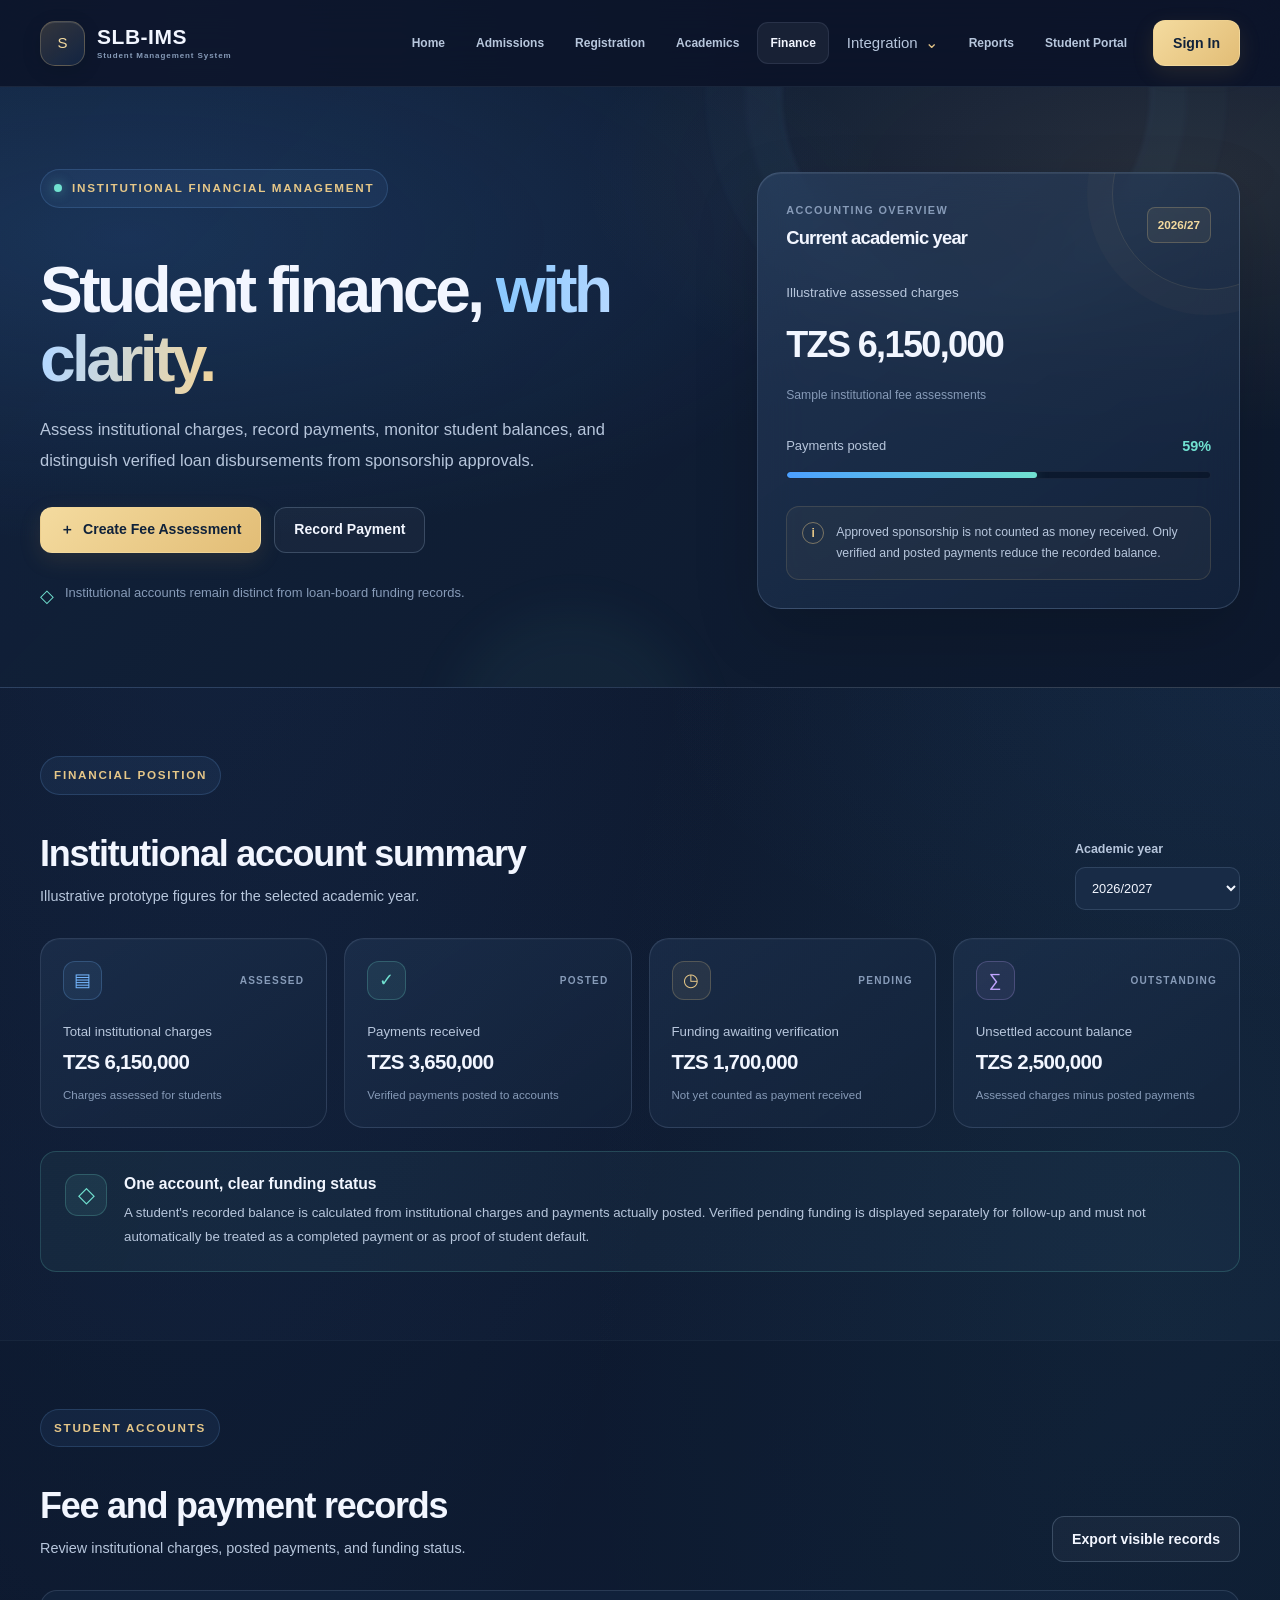
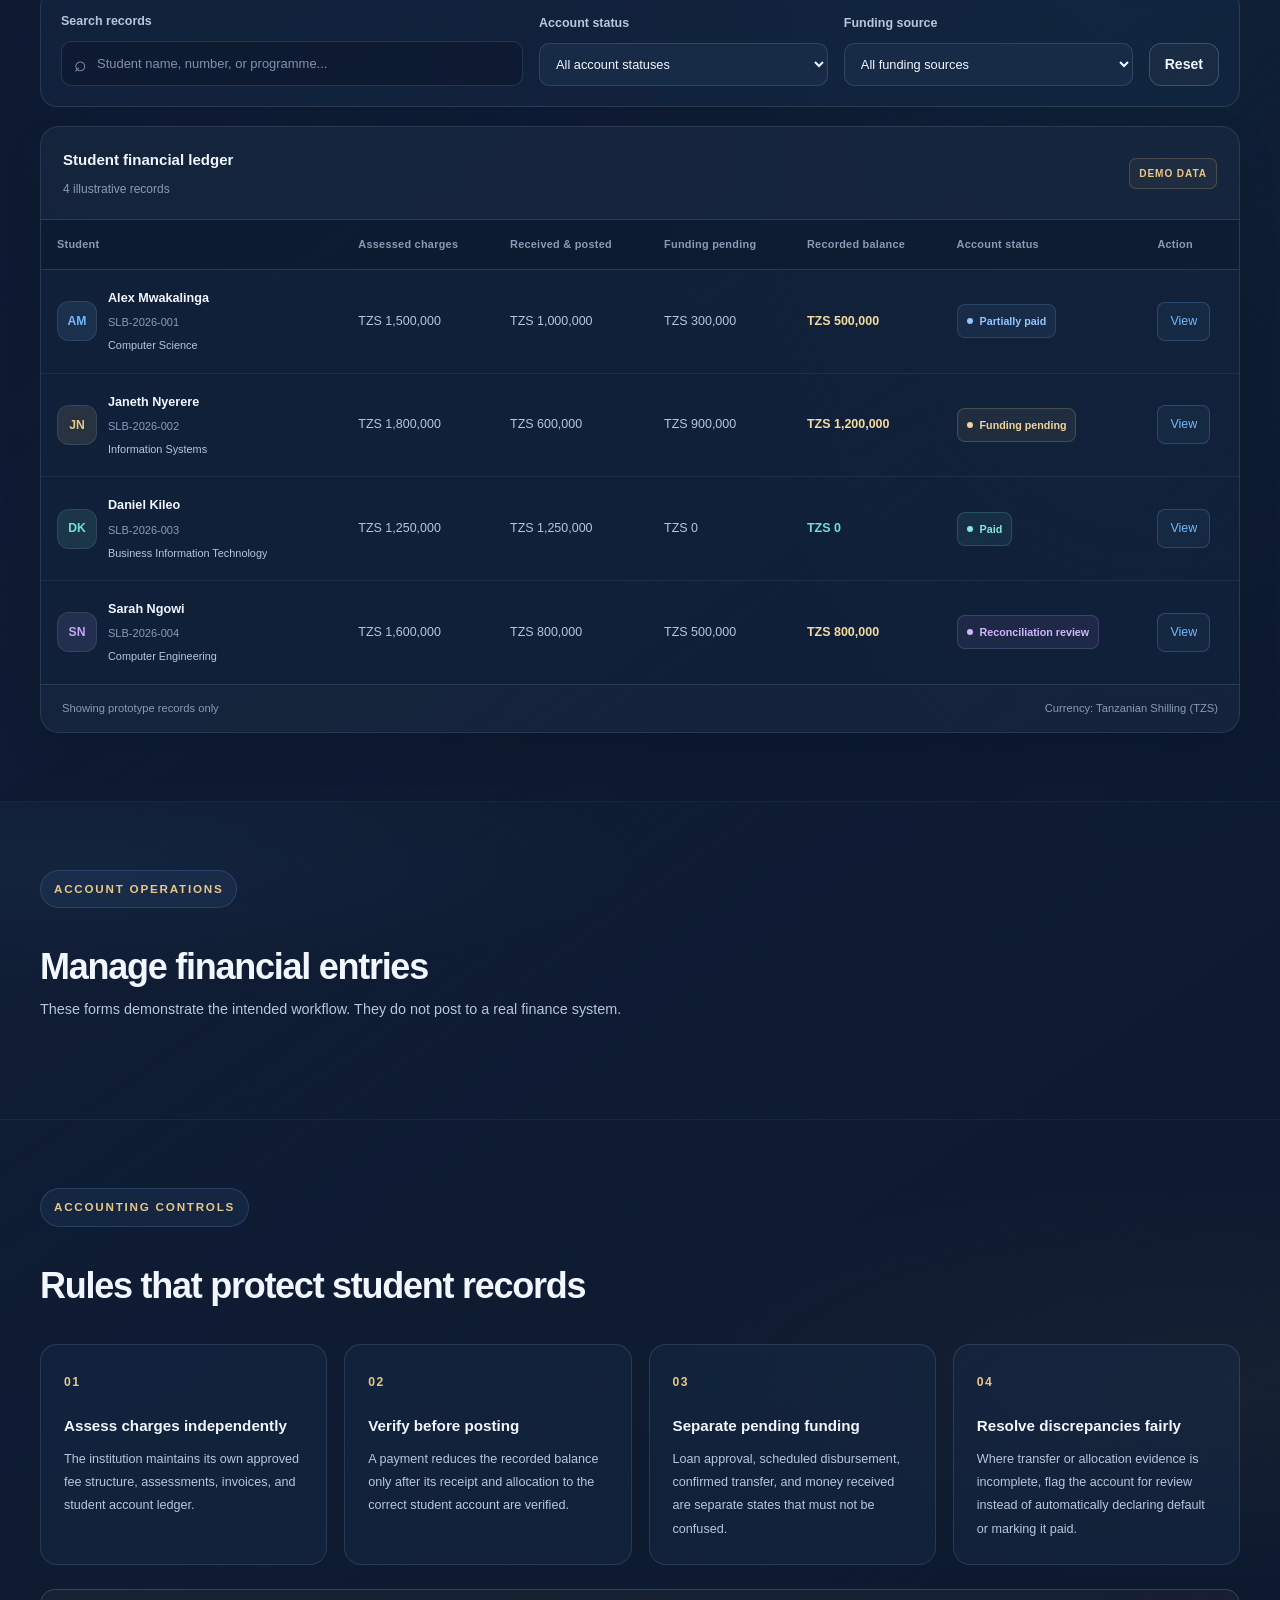
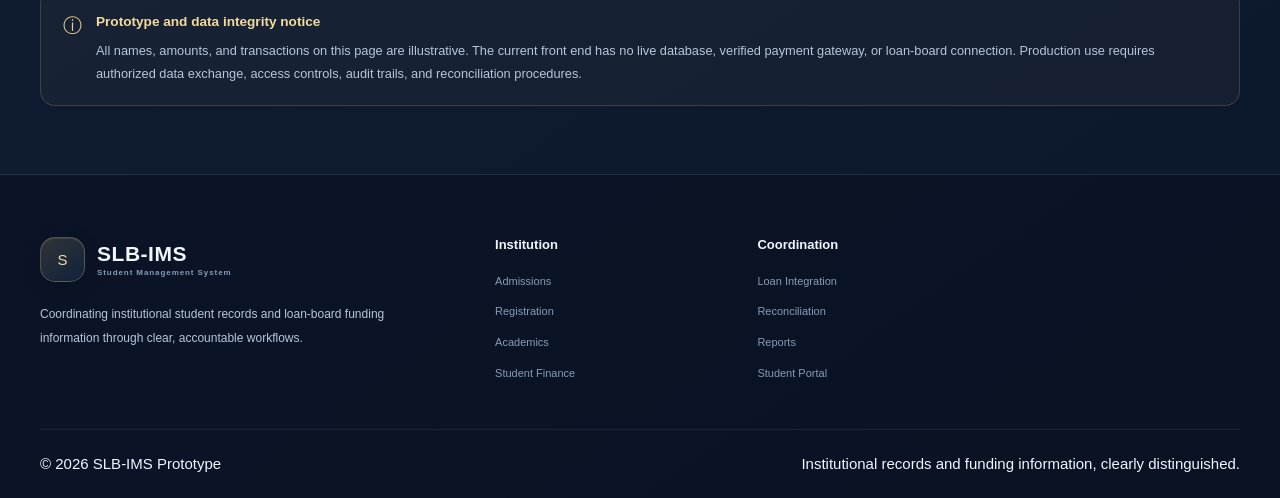
<file: final-year-projects/SLISM-student-loanboard-integration-system/finance.html>
<!DOCTYPE html>
<html lang="en">
<head>
    <meta charset="UTF-8">
    <meta name="viewport" content="width=device-width, initial-scale=1.0">
    <meta name="description" content="SLB-IMS institutional student finance, fee assessment, payment tracking, and account reconciliation.">
    <title>Student Finance | SLB-IMS</title>

    <link rel="stylesheet" href="style.css">
    <link rel="stylesheet" href="finance.css">
    <script src="script.js" defer></script>
    <script src="finance.js" defer></script>
</head>

<body class="finance-page">

<header class="site-header">
    <div class="container header-content">
        <a href="index.html" class="brand" aria-label="SLB-IMS Home">
            <span class="brand-icon">S</span>
            <span class="brand-text">
                <strong>SLB-IMS</strong>
                <small>Student Management System</small>
            </span>
        </a>

        <button class="menu-toggle"
                type="button"
                aria-label="Toggle navigation"
                aria-expanded="false">
            <span></span>
            <span></span>
            <span></span>
        </button>

        <nav class="main-navigation" aria-label="Main navigation">
            <a href="index.html" class="nav-link">Home</a>
            <a href="admissions.html" class="nav-link">Admissions</a>
            <a href="registration.html" class="nav-link">Registration</a>
            <a href="academics.html" class="nav-link">Academics</a>
            <a href="finance.html" class="nav-link active" aria-current="page">Finance</a>

            <div class="nav-dropdown">
                <button class="nav-link dropdown-toggle"
                        type="button"
                        aria-expanded="false">
                    Integration <span class="chevron">⌄</span>
                </button>
                <div class="dropdown-menu">
                    <a href="loan-integration.html" class="nav-link">Loan Integration</a>
                    <a href="reconciliation.html" class="nav-link">Reconciliation</a>
                </div>
            </div>

            <a href="reports.html" class="nav-link">Reports</a>
            <a href="student-portal.html" class="nav-link">Student Portal</a>
            <a href="login.html" class="button button-primary nav-cta">Sign In</a>
        </nav>
    </div>
</header>

<main>
    <section class="finance-hero">
        <div class="container finance-hero-grid">
            <div class="finance-hero-content">
                <span class="eyebrow">
                    <span class="status-dot"></span>
                    INSTITUTIONAL FINANCIAL MANAGEMENT
                </span>

                <h1>
                    Student finance,
                    <span class="gradient-text">with clarity.</span>
                </h1>

                <p>
                    Assess institutional charges, record payments, monitor student
                    balances, and distinguish verified loan disbursements from
                    sponsorship approvals.
                </p>

                <div class="finance-hero-actions">
                    <button class="button button-primary"
                            type="button"
                            id="show-fee-form">
                        <span aria-hidden="true">＋</span> Create Fee Assessment
                    </button>

                    <button class="button button-outline"
                            type="button"
                            id="show-payment-form">
                        Record Payment
                    </button>
                </div>

                <div class="finance-assurance">
                    <span aria-hidden="true">◇</span>
                    <span>Institutional accounts remain distinct from loan-board funding records.</span>
                </div>
            </div>

            <aside class="finance-overview-card">
                <div class="overview-card-heading">
                    <div>
                        <span class="card-overline">ACCOUNTING OVERVIEW</span>
                        <h2>Current academic year</h2>
                    </div>
                    <span class="finance-year-badge">2026/27</span>
                </div>

                <div class="overview-total">
                    <span>Illustrative assessed charges</span>
                    <strong id="overview-assessed">TZS 48,500,000</strong>
                    <small>Sample institutional fee assessments</small>
                </div>

                <div class="overview-progress">
                    <div class="overview-progress-label">
                        <span>Payments posted</span>
                        <strong id="overview-payment-rate">62%</strong>
                    </div>
                    <div class="progress-track" role="progressbar"
                         aria-label="Illustrative payment posting progress"
                         aria-valuemin="0" aria-valuemax="100" aria-valuenow="62"
                         id="overview-progress-track">
                        <span id="overview-progress-bar"></span>
                    </div>
                </div>

                <div class="overview-footnote">
                    <span class="overview-footnote-icon">i</span>
                    <p>
                        Approved sponsorship is not counted as money received.
                        Only verified and posted payments reduce the recorded balance.
                    </p>
                </div>
            </aside>
        </div>
    </section>

    <section class="finance-dashboard-section">
        <div class="container">

            <div class="finance-section-heading">
                <div>
                    <span class="eyebrow">FINANCIAL POSITION</span>
                    <h2>Institutional account summary</h2>
                    <p>Illustrative prototype figures for the selected academic year.</p>
                </div>

                <label class="finance-year-select">
                    <span>Academic year</span>
                    <select id="finance-academic-year" aria-label="Select academic year">
                        <option value="2026/27" selected>2026/2027</option>
                        <option value="2025/26">2025/2026</option>
                        <option value="2024/25">2024/2025</option>
                    </select>
                </label>
            </div>

            <div class="finance-stat-grid">
                <article class="finance-stat-card stat-blue">
                    <div class="finance-stat-top">
                        <span class="finance-stat-icon">▤</span>
                        <span class="finance-stat-caption">ASSESSED</span>
                    </div>
                    <p>Total institutional charges</p>
                    <h3 id="total-assessed">TZS 48,500,000</h3>
                    <small>Charges assessed for students</small>
                </article>

                <article class="finance-stat-card stat-teal">
                    <div class="finance-stat-top">
                        <span class="finance-stat-icon">✓</span>
                        <span class="finance-stat-caption">POSTED</span>
                    </div>
                    <p>Payments received</p>
                    <h3 id="total-received">TZS 30,070,000</h3>
                    <small>Verified payments posted to accounts</small>
                </article>

                <article class="finance-stat-card stat-gold">
                    <div class="finance-stat-top">
                        <span class="finance-stat-icon">◷</span>
                        <span class="finance-stat-caption">PENDING</span>
                    </div>
                    <p>Funding awaiting verification</p>
                    <h3 id="total-funding-pending">TZS 8,200,000</h3>
                    <small>Not yet counted as payment received</small>
                </article>

                <article class="finance-stat-card stat-purple">
                    <div class="finance-stat-top">
                        <span class="finance-stat-icon">∑</span>
                        <span class="finance-stat-caption">OUTSTANDING</span>
                    </div>
                    <p>Unsettled account balance</p>
                    <h3 id="total-outstanding">TZS 18,430,000</h3>
                    <small>Assessed charges minus posted payments</small>
                </article>
            </div>

            <div class="finance-integrity-note">
                <div class="integrity-note-icon" aria-hidden="true">◇</div>
                <div>
                    <h3>One account, clear funding status</h3>
                    <p>
                        A student's recorded balance is calculated from institutional
                        charges and payments actually posted. Verified pending funding
                        is displayed separately for follow-up and must not automatically
                        be treated as a completed payment or as proof of student default.
                    </p>
                </div>
            </div>
        </div>
    </section>

    <section class="finance-records-section">
        <div class="container">

            <div class="finance-section-heading finance-records-heading">
                <div>
                    <span class="eyebrow">STUDENT ACCOUNTS</span>
                    <h2>Fee and payment records</h2>
                    <p>Review institutional charges, posted payments, and funding status.</p>
                </div>

                <div class="finance-record-actions">
                    <button class="button button-outline"
                            type="button"
                            id="export-finance-records">
                        Export visible records
                    </button>
                </div>
            </div>

            <div class="finance-filter-panel">
                <div class="finance-search-field">
                    <label for="finance-search">Search records</label>
                    <div class="finance-input-wrap">
                        <span aria-hidden="true">⌕</span>
                        <input type="search"
                               id="finance-search"
                               placeholder="Student name, number, or programme..."
                               autocomplete="off">
                    </div>
                </div>

                <div class="finance-filter-field">
                    <label for="finance-status-filter">Account status</label>
                    <select id="finance-status-filter">
                        <option value="all">All account statuses</option>
                        <option value="Paid">Paid</option>
                        <option value="Partially paid">Partially paid</option>
                        <option value="Funding pending">Funding pending</option>
                        <option value="Balance due">Balance due</option>
                        <option value="Reconciliation review">Reconciliation review</option>
                    </select>
                </div>

                <div class="finance-filter-field">
                    <label for="finance-funding-filter">Funding source</label>
                    <select id="finance-funding-filter">
                        <option value="all">All funding sources</option>
                        <option value="Loan board">Loan board</option>
                        <option value="Self-funded">Self-funded</option>
                        <option value="Mixed">Mixed funding</option>
                    </select>
                </div>

                <button class="button button-outline finance-reset-button"
                        type="button"
                        id="reset-finance-filters">
                    Reset
                </button>
            </div>

            <div class="finance-table-container">
                <div class="finance-table-topline">
                    <div>
                        <strong>Student financial ledger</strong>
                        <span id="finance-result-count">4 illustrative records</span>
                    </div>
                    <span class="demo-data-label">DEMO DATA</span>
                </div>

                <div class="finance-table-scroll">
                    <table class="finance-table">
                        <thead>
                            <tr>
                                <th scope="col">Student</th>
                                <th scope="col">Assessed charges</th>
                                <th scope="col">Received &amp; posted</th>
                                <th scope="col">Funding pending</th>
                                <th scope="col">Recorded balance</th>
                                <th scope="col">Account status</th>
                                <th scope="col">Action</th>
                            </tr>
                        </thead>
                        <tbody id="finance-table-body">

                            <tr data-student="SLB-2026-001"
                                data-status="Partially paid"
                                data-funding="Loan board"
                                data-assessed="1500000"
                                data-received="1000000"
                                data-pending="300000"
                                data-balance="500000">
                                <td>
                                    <div class="finance-student-cell">
                                        <span class="finance-avatar avatar-blue">AM</span>
                                        <div>
                                            <strong>Alex Mwakalinga</strong>
                                            <small>SLB-2026-001</small>
                                            <span>Computer Science</span>
                                        </div>
                                    </div>
                                </td>
                                <td>TZS 1,500,000</td>
                                <td>TZS 1,000,000</td>
                                <td>TZS 300,000</td>
                                <td class="balance-cell">TZS 500,000</td>
                                <td><span class="finance-status status-partial">Partially paid</span></td>
                                <td>
                                    <button class="finance-row-action view-finance-record"
                                            type="button"
                                            data-student="SLB-2026-001"
                                            aria-label="View finance record for Alex Mwakalinga">
                                        View
                                    </button>
                                </td>
                            </tr>

                            <tr data-student="SLB-2026-002"
                                data-status="Funding pending"
                                data-funding="Loan board"
                                data-assessed="1800000"
                                data-received="600000"
                                data-pending="900000"
                                data-balance="1200000">
                                <td>
                                    <div class="finance-student-cell">
                                        <span class="finance-avatar avatar-gold">JN</span>
                                        <div>
                                            <strong>Janeth Nyerere</strong>
                                            <small>SLB-2026-002</small>
                                            <span>Information Systems</span>
                                        </div>
                                    </div>
                                </td>
                                <td>TZS 1,800,000</td>
                                <td>TZS 600,000</td>
                                <td>TZS 900,000</td>
                                <td class="balance-cell">TZS 1,200,000</td>
                                <td><span class="finance-status status-funding">Funding pending</span></td>
                                <td>
                                    <button class="finance-row-action view-finance-record"
                                            type="button"
                                            data-student="SLB-2026-002"
                                            aria-label="View finance record for Janeth Nyerere">
                                        View
                                    </button>
                                </td>
                            </tr>

                            <tr data-student="SLB-2026-003"
                                data-status="Paid"
                                data-funding="Self-funded"
                                data-assessed="1250000"
                                data-received="1250000"
                                data-pending="0"
                                data-balance="0">
                                <td>
                                    <div class="finance-student-cell">
                                        <span class="finance-avatar avatar-teal">DK</span>
                                        <div>
                                            <strong>Daniel Kileo</strong>
                                            <small>SLB-2026-003</small>
                                            <span>Business Information Technology</span>
                                        </div>
                                    </div>
                                </td>
                                <td>TZS 1,250,000</td>
                                <td>TZS 1,250,000</td>
                                <td>TZS 0</td>
                                <td class="balance-cell balance-zero">TZS 0</td>
                                <td><span class="finance-status status-paid">Paid</span></td>
                                <td>
                                    <button class="finance-row-action view-finance-record"
                                            type="button"
                                            data-student="SLB-2026-003"
                                            aria-label="View finance record for Daniel Kileo">
                                        View
                                    </button>
                                </td>
                            </tr>

                            <tr data-student="SLB-2026-004"
                                data-status="Reconciliation review"
                                data-funding="Mixed"
                                data-assessed="1600000"
                                data-received="800000"
                                data-pending="500000"
                                data-balance="800000">
                                <td>
                                    <div class="finance-student-cell">
                                        <span class="finance-avatar avatar-purple">SN</span>
                                        <div>
                                            <strong>Sarah Ngowi</strong>
                                            <small>SLB-2026-004</small>
                                            <span>Computer Engineering</span>
                                        </div>
                                    </div>
                                </td>
                                <td>TZS 1,600,000</td>
                                <td>TZS 800,000</td>
                                <td>TZS 500,000</td>
                                <td class="balance-cell">TZS 800,000</td>
                                <td><span class="finance-status status-review">Reconciliation review</span></td>
                                <td>
                                    <button class="finance-row-action view-finance-record"
                                            type="button"
                                            data-student="SLB-2026-004"
                                            aria-label="View finance record for Sarah Ngowi">
                                        View
                                    </button>
                                </td>
                            </tr>

                        </tbody>
                    </table>
                </div>

                <div class="finance-empty-state" id="finance-empty-state" hidden>
                    <span aria-hidden="true">⌕</span>
                    <h3>No matching financial records</h3>
                    <p>Try changing your search or filters.</p>
                </div>

                <div class="finance-table-footer">
                    <span>Showing prototype records only</span>
                    <span>Currency: Tanzanian Shilling (TZS)</span>
                </div>
            </div>
        </div>
    </section>

    <section class="finance-forms-section">
        <div class="container">

            <div class="finance-section-heading">
                <div>
                    <span class="eyebrow">ACCOUNT OPERATIONS</span>
                    <h2>Manage financial entries</h2>
                    <p>These forms demonstrate the intended workflow. They do not post to a real finance system.</p>
                </div>
            </div>

            <div class="finance-form-grid">

                <section class="finance-form-card"
                         id="fee-form-panel"
                         hidden>
                    <div class="finance-form-heading">
                        <div>
                            <span class="card-overline">INSTITUTIONAL BILLING</span>
                            <h3>Create fee assessment</h3>
                        </div>
                        <button type="button"
                                class="finance-close-button"
                                id="close-fee-form"
                                aria-label="Close fee assessment form">×</button>
                    </div>

                    <p class="finance-form-description">
                        Record charges determined by the institution. This action does not create a loan-board funding decision.
                    </p>

                    <form id="fee-assessment-form">
                        <div class="finance-form-field">
                            <label for="fee-student-number">Student number</label>
                            <input type="text"
                                   id="fee-student-number"
                                   name="studentNumber"
                                   placeholder="e.g. SLB-2026-001"
                                   required>
                        </div>

                        <div class="finance-form-field">
                            <label for="fee-academic-year">Academic year</label>
                            <select id="fee-academic-year" name="academicYear" required>
                                <option value="2026/27">2026/2027</option>
                                <option value="2025/26">2025/2026</option>
                                <option value="2024/25">2024/2025</option>
                            </select>
                        </div>

                        <div class="finance-form-field">
                            <label for="fee-category">Charge category</label>
                            <select id="fee-category" name="category" required>
                                <option value="">Select category</option>
                                <option value="Tuition">Tuition fees</option>
                                <option value="Registration">Registration fees</option>
                                <option value="Accommodation">Accommodation</option>
                                <option value="Examination">Examination fees</option>
                                <option value="Other">Other approved institutional charge</option>
                            </select>
                        </div>

                        <div class="finance-form-field">
                            <label for="fee-amount">Amount (TZS)</label>
                            <input type="number"
                                   id="fee-amount"
                                   name="amount"
                                   min="1"
                                   step="1"
                                   placeholder="Enter amount"
                                   required>
                        </div>

                        <div class="finance-form-field finance-form-full">
                            <label for="fee-description">Description</label>
                            <textarea id="fee-description"
                                      name="description"
                                      rows="3"
                                      placeholder="Describe the institutional charge"
                                      required></textarea>
                        </div>

                        <p class="finance-form-message"
                           id="fee-form-message"
                           role="status"
                           aria-live="polite"></p>

                        <div class="finance-form-actions">
                            <button type="button"
                                    class="button button-outline"
                                    id="cancel-fee-form">Cancel</button>
                            <button type="submit"
                                    class="button button-primary">Save Sample Assessment</button>
                        </div>
                    </form>
                </section>

                <section class="finance-form-card"
                         id="payment-form-panel"
                         hidden>
                    <div class="finance-form-heading">
                        <div>
                            <span class="card-overline">PAYMENT POSTING</span>
                            <h3>Record payment received</h3>
                        </div>
                        <button type="button"
                                class="finance-close-button"
                                id="close-payment-form"
                                aria-label="Close payment form">×</button>
                    </div>

                    <p class="finance-form-description">
                        Use this demonstration form for a payment that has been independently verified as received by the institution.
                    </p>

                    <form id="payment-record-form">
                        <div class="finance-form-field">
                            <label for="payment-student-number">Student number</label>
                            <input type="text"
                                   id="payment-student-number"
                                   name="studentNumber"
                                   placeholder="e.g. SLB-2026-001"
                                   required>
                        </div>

                        <div class="finance-form-field">
                            <label for="payment-amount">Amount received (TZS)</label>
                            <input type="number"
                                   id="payment-amount"
                                   name="amount"
                                   min="1"
                                   step="1"
                                   placeholder="Enter verified amount"
                                   required>
                        </div>

                        <div class="finance-form-field">
                            <label for="payment-source">Payment source</label>
                            <select id="payment-source" name="source" required>
                                <option value="">Select source</option>
                                <option value="Loan board">Loan-board disbursement</option>
                                <option value="Self-funded">Student or sponsor payment</option>
                                <option value="Mixed">Other verified institutional receipt</option>
                            </select>
                        </div>

                        <div class="finance-form-field">
                            <label for="payment-reference">Transaction reference</label>
                            <input type="text"
                                   id="payment-reference"
                                   name="reference"
                                   placeholder="Enter verified receipt/reference"
                                   required>
                        </div>

                        <div class="finance-form-field">
                            <label for="payment-date">Date received</label>
                            <input type="date"
                                   id="payment-date"
                                   name="paymentDate"
                                   required>
                        </div>

                        <div class="finance-form-field">
                            <label for="payment-verification">Verification status</label>
                            <select id="payment-verification" name="verification" required>
                                <option value="verified">Verified and received</option>
                                <option value="review">Requires review — do not post</option>
                            </select>
                        </div>

                        <div class="finance-form-field finance-form-full">
                            <label for="payment-notes">Notes (optional)</label>
                            <textarea id="payment-notes"
                                      name="notes"
                                      rows="3"
                                      placeholder="Add relevant verification notes"></textarea>
                        </div>

                        <p class="finance-form-message"
                           id="payment-form-message"
                           role="status"
                           aria-live="polite"></p>

                        <div class="finance-form-actions">
                            <button type="button"
                                    class="button button-outline"
                                    id="cancel-payment-form">Cancel</button>
                            <button type="submit"
                                    class="button button-primary">Save Sample Payment</button>
                        </div>
                    </form>
                </section>

            </div>

        </div>
    </section>

    <section class="finance-principles-section">
        <div class="container">
            <div class="finance-section-heading">
                <div>
                    <span class="eyebrow">ACCOUNTING CONTROLS</span>
                    <h2>Rules that protect student records</h2>
                </div>
            </div>

            <div class="finance-principles-grid">
                <article class="finance-principle-card">
                    <span class="principle-number">01</span>
                    <h3>Assess charges independently</h3>
                    <p>
                        The institution maintains its own approved fee structure,
                        assessments, invoices, and student account ledger.
                    </p>
                </article>

                <article class="finance-principle-card">
                    <span class="principle-number">02</span>
                    <h3>Verify before posting</h3>
                    <p>
                        A payment reduces the recorded balance only after its receipt
                        and allocation to the correct student account are verified.
                    </p>
                </article>

                <article class="finance-principle-card">
                    <span class="principle-number">03</span>
                    <h3>Separate pending funding</h3>
                    <p>
                        Loan approval, scheduled disbursement, confirmed transfer,
                        and money received are separate states that must not be confused.
                    </p>
                </article>

                <article class="finance-principle-card">
                    <span class="principle-number">04</span>
                    <h3>Resolve discrepancies fairly</h3>
                    <p>
                        Where transfer or allocation evidence is incomplete, flag the
                        account for review instead of automatically declaring default
                        or marking it paid.
                    </p>
                </article>
            </div>

            <div class="finance-demo-warning">
                <span aria-hidden="true">ⓘ</span>
                <div>
                    <strong>Prototype and data integrity notice</strong>
                    <p>
                        All names, amounts, and transactions on this page are illustrative.
                        The current front end has no live database, verified payment gateway,
                        or loan-board connection. Production use requires authorized data
                        exchange, access controls, audit trails, and reconciliation procedures.
                    </p>
                </div>
            </div>
        </div>
    </section>

</main>

<footer class="site-footer">
    <div class="container">
        <div class="footer-main">
            <div class="footer-brand-column">
                <a href="index.html" class="brand">
                    <span class="brand-icon">S</span>
                    <span class="brand-text">
                        <strong>SLB-IMS</strong>
                        <small>Student Management System</small>
                    </span>
                </a>
                <p>
                    Coordinating institutional student records and loan-board funding
                    information through clear, accountable workflows.
                </p>
            </div>

            <div class="footer-column">
                <h3>Institution</h3>
                <a href="admissions.html">Admissions</a>
                <a href="registration.html">Registration</a>
                <a href="academics.html">Academics</a>
                <a href="finance.html">Student Finance</a>
            </div>

            <div class="footer-column">
                <h3>Coordination</h3>
                <a href="loan-integration.html">Loan Integration</a>
                <a href="reconciliation.html">Reconciliation</a>
                <a href="reports.html">Reports</a>
                <a href="student-portal.html">Student Portal</a>
            </div>
        </div>

        <div class="footer-bottom">
            <span>© <span class="current-year">2026</span> SLB-IMS Prototype</span>
            <span>Institutional records and funding information, clearly distinguished.</span>
        </div>
    </div>
</footer>

</body>
</html>
</file>
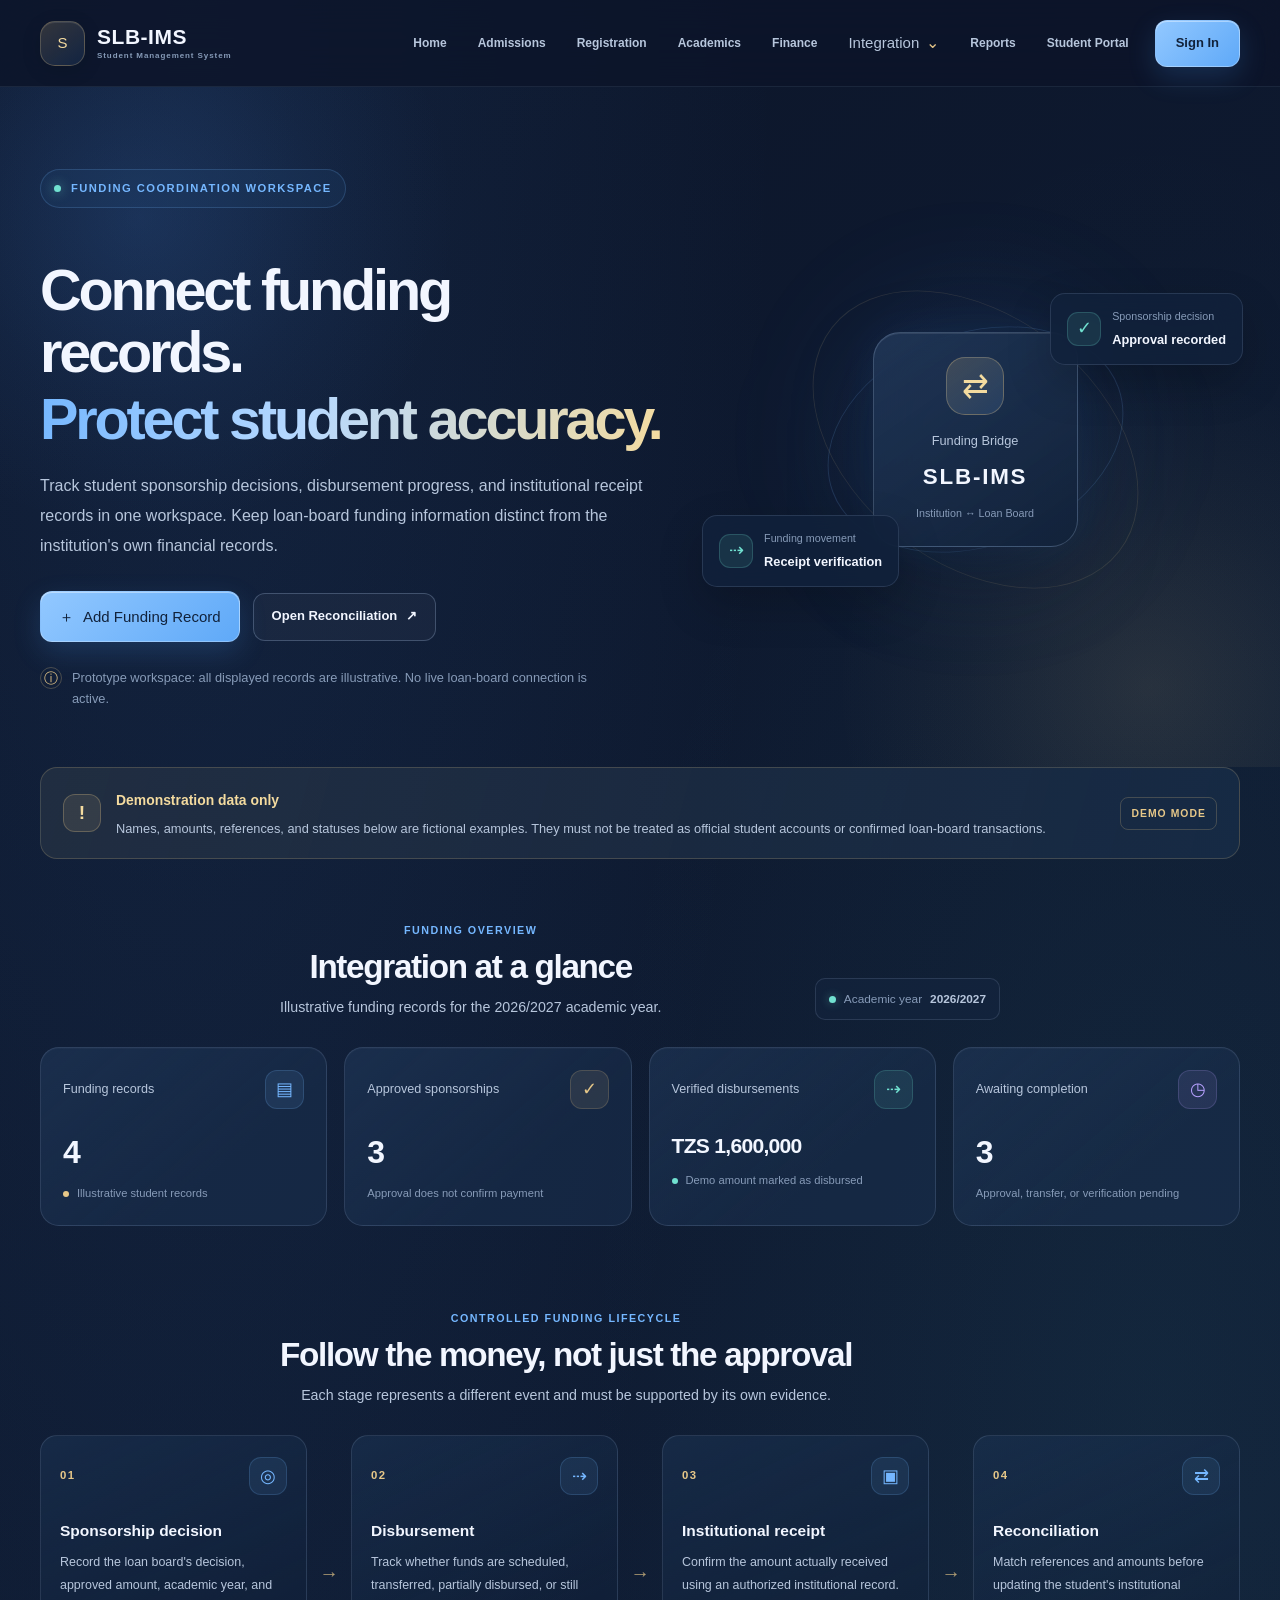
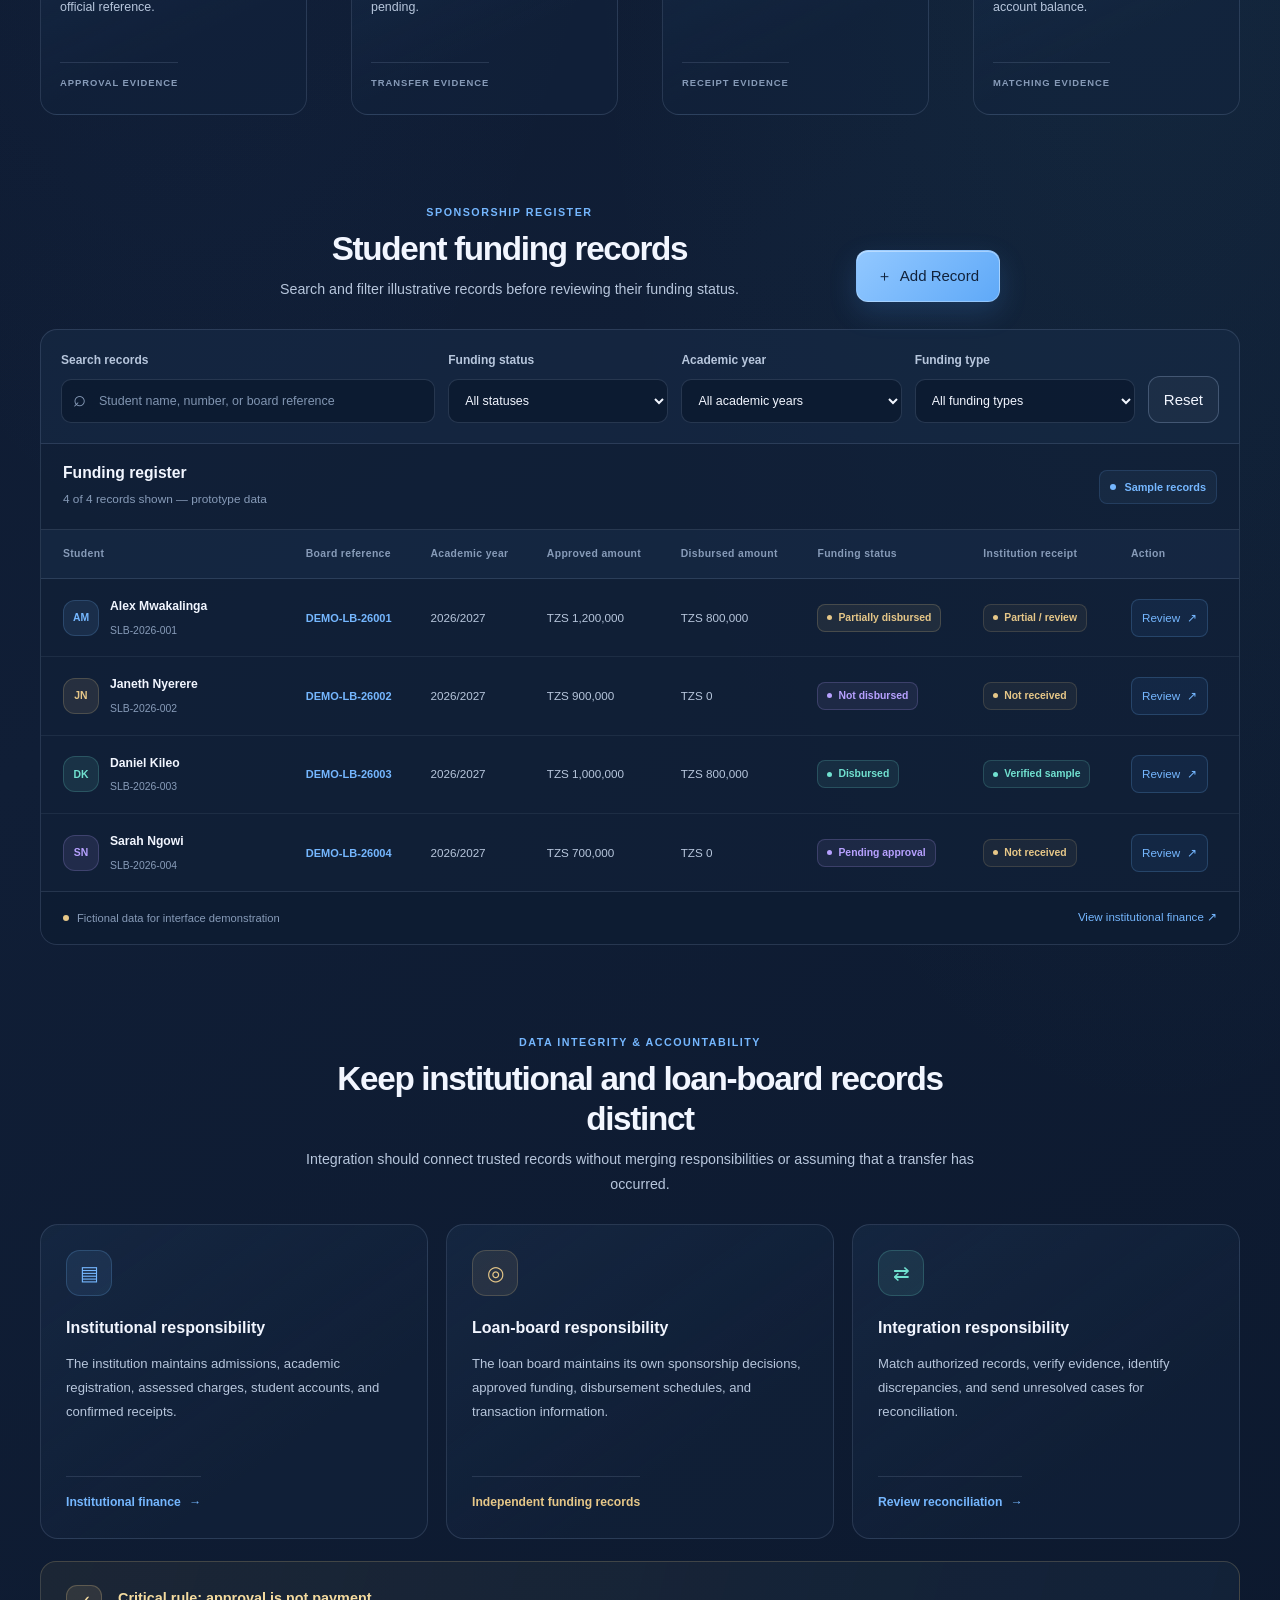
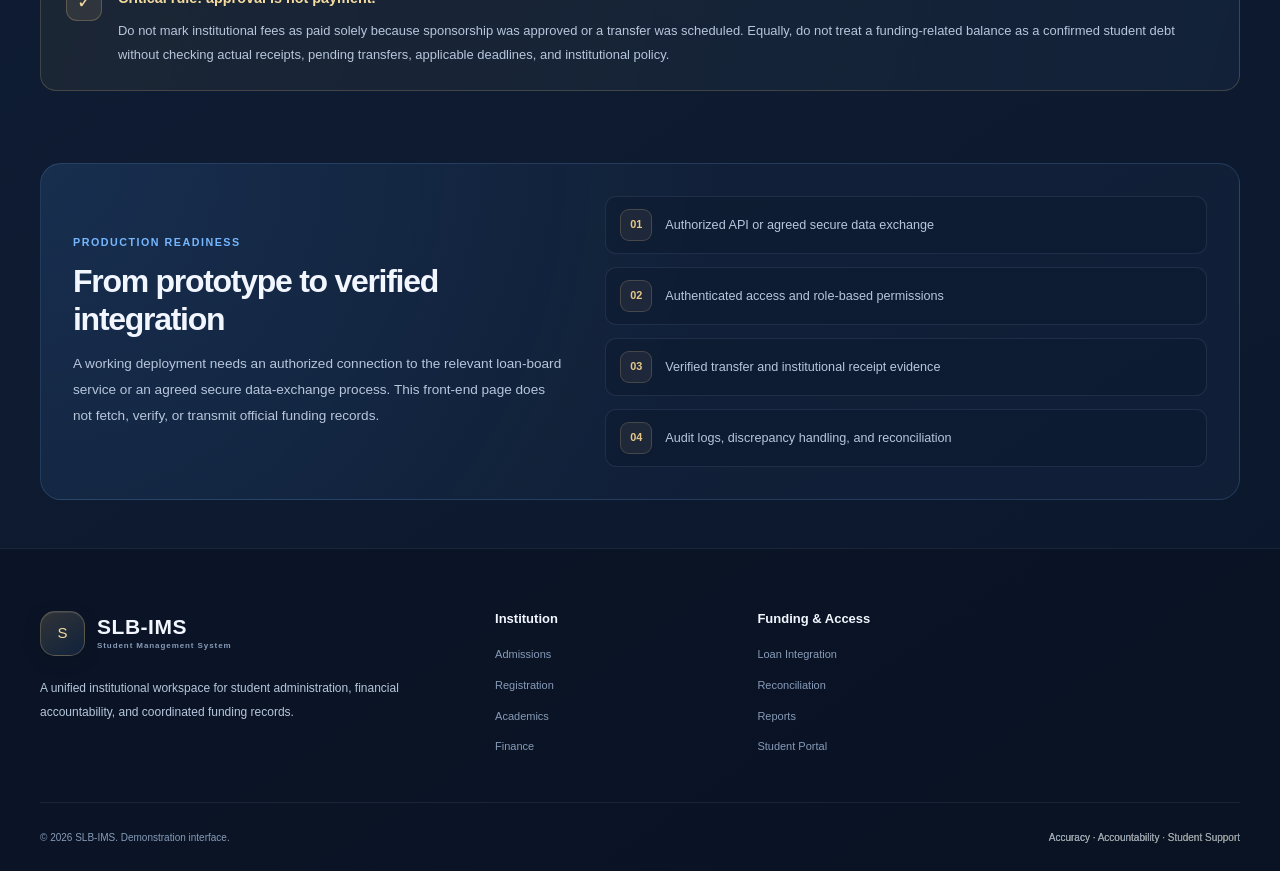
<file: final-year-projects/SLISM-student-loanboard-integration-system/loan-integration.html>
<!DOCTYPE html>
<html lang="en">
<head>
  <meta charset="UTF-8">
  <meta name="viewport" content="width=device-width, initial-scale=1.0">
  <meta name="description" content="SLB-IMS loan-board integration workspace for tracking sponsorship approvals, disbursements, institutional receipts, and funding verification.">
  <meta name="theme-color" content="#0c1529">
  <title>Loan Integration | SLB-IMS</title>

  <link rel="stylesheet" href="style.css">
  <link rel="stylesheet" href="loan-integration.css">

  <script src="script.js" defer></script>
  <script src="loan-integration.js" defer></script>
</head>

<body class="loan-integration-page">

  <header class="site-header">
    <div class="container header-content">
      <a href="index.html" class="brand" aria-label="SLB-IMS Home">
        <span class="brand-icon">S</span>
        <span class="brand-text">
          <strong>SLB-IMS</strong>
          <small>Student Management System</small>
        </span>
      </a>

      <button
        class="menu-toggle"
        type="button"
        aria-label="Toggle navigation"
        aria-expanded="false"
      >
        <span></span>
        <span></span>
        <span></span>
      </button>

      <nav class="main-navigation" aria-label="Main navigation">
        <a href="index.html" class="nav-link">Home</a>
        <a href="admissions.html" class="nav-link">Admissions</a>
        <a href="registration.html" class="nav-link">Registration</a>
        <a href="academics.html" class="nav-link">Academics</a>
        <a href="finance.html" class="nav-link">Finance</a>

        <div class="nav-dropdown">
          <button
            class="nav-link dropdown-toggle"
            type="button"
            aria-expanded="false"
          >
            Integration <span class="chevron">⌄</span>
          </button>

          <div class="dropdown-menu">
            <a
              href="loan-integration.html"
              class="nav-link active"
              aria-current="page"
            >Loan Integration</a>
            <a href="reconciliation.html" class="nav-link">Reconciliation</a>
          </div>
        </div>

        <a href="reports.html" class="nav-link">Reports</a>
        <a href="student-portal.html" class="nav-link">Student Portal</a>
        <a href="login.html" class="button button-primary nav-cta">Sign In</a>
      </nav>
    </div>
  </header>

  <main>
    <!-- Page introduction -->
    <section class="loan-hero">
      <div class="container loan-hero-grid">
        <div class="loan-hero-copy">
          <div class="eyebrow">
            <span class="status-dot"></span>
            FUNDING COORDINATION WORKSPACE
          </div>

          <h1>
            Connect funding records.
            <span class="gradient-text">Protect student accuracy.</span>
          </h1>

          <p>
            Track student sponsorship decisions, disbursement progress, and
            institutional receipt records in one workspace. Keep loan-board
            funding information distinct from the institution's own financial
            records.
          </p>

          <div class="loan-hero-actions">
            <button
              class="button button-primary"
              id="show-loan-record-form"
              type="button"
            >
              <span aria-hidden="true">＋</span>
              Add Funding Record
            </button>

            <a href="reconciliation.html" class="button button-outline">
              Open Reconciliation <span aria-hidden="true">↗</span>
            </a>
          </div>

          <div class="loan-hero-note">
            <span class="loan-note-icon" aria-hidden="true">ⓘ</span>
            <span>
              Prototype workspace: all displayed records are illustrative.
              No live loan-board connection is active.
            </span>
          </div>
        </div>

        <div class="loan-hero-visual" aria-label="Funding record workflow">
          <div class="loan-orbit orbit-one"></div>
          <div class="loan-orbit orbit-two"></div>

          <div class="loan-visual-core">
            <div class="loan-core-symbol" aria-hidden="true">⇄</div>
            <span>Funding Bridge</span>
            <strong>SLB-IMS</strong>
            <small>Institution ↔ Loan Board</small>
          </div>

          <div class="loan-float-card loan-float-approved">
            <span class="loan-float-icon" aria-hidden="true">✓</span>
            <div>
              <small>Sponsorship decision</small>
              <strong>Approval recorded</strong>
            </div>
          </div>

          <div class="loan-float-card loan-float-transfer">
            <span class="loan-float-icon" aria-hidden="true">⇢</span>
            <div>
              <small>Funding movement</small>
              <strong>Receipt verification</strong>
            </div>
          </div>

          <div class="loan-visual-glow"></div>
        </div>
      </div>
    </section>

    <!-- Prototype notice -->
    <section class="container loan-prototype-strip" aria-label="Prototype notice">
      <div class="loan-prototype-symbol" aria-hidden="true">!</div>
      <div>
        <strong>Demonstration data only</strong>
        <p>
          Names, amounts, references, and statuses below are fictional examples.
          They must not be treated as official student accounts or confirmed
          loan-board transactions.
        </p>
      </div>
      <span class="loan-demo-badge">DEMO MODE</span>
    </section>

    <!-- Summary metrics -->
    <section class="container loan-overview-section">
      <div class="section-heading loan-section-heading">
        <div>
          <span class="card-overline">FUNDING OVERVIEW</span>
          <h2>Integration at a glance</h2>
          <p>Illustrative funding records for the 2026/2027 academic year.</p>
        </div>

        <div class="loan-period-label">
          <span class="loan-period-dot"></span>
          Academic year <strong>2026/2027</strong>
        </div>
      </div>

      <div class="loan-metrics-grid">
        <article class="loan-metric-card">
          <div class="loan-metric-top">
            <span class="loan-metric-label">Funding records</span>
            <span class="loan-metric-icon loan-icon-blue" aria-hidden="true">▤</span>
          </div>
          <div class="loan-metric-value" id="loan-total-records">4</div>
          <p class="loan-metric-footnote">
            <span class="loan-metric-indicator"></span>
            Illustrative student records
          </p>
        </article>

        <article class="loan-metric-card">
          <div class="loan-metric-top">
            <span class="loan-metric-label">Approved sponsorships</span>
            <span class="loan-metric-icon loan-icon-gold" aria-hidden="true">✓</span>
          </div>
          <div class="loan-metric-value" id="loan-approved-count">3</div>
          <p class="loan-metric-footnote">
            Approval does not confirm payment
          </p>
        </article>

        <article class="loan-metric-card">
          <div class="loan-metric-top">
            <span class="loan-metric-label">Verified disbursements</span>
            <span class="loan-metric-icon loan-icon-teal" aria-hidden="true">⇢</span>
          </div>
          <div class="loan-metric-value loan-currency-value" id="loan-disbursed-total">
            TZS 1,600,000
          </div>
          <p class="loan-metric-footnote">
            <span class="loan-metric-indicator teal-indicator"></span>
            Demo amount marked as disbursed
          </p>
        </article>

        <article class="loan-metric-card">
          <div class="loan-metric-top">
            <span class="loan-metric-label">Awaiting completion</span>
            <span class="loan-metric-icon loan-icon-purple" aria-hidden="true">◷</span>
          </div>
          <div class="loan-metric-value" id="loan-pending-count">3</div>
          <p class="loan-metric-footnote">
            Approval, transfer, or verification pending
          </p>
        </article>
      </div>
    </section>

    <!-- Lifecycle guidance -->
    <section class="container loan-lifecycle-section">
      <div class="section-heading">
        <div>
          <span class="card-overline">CONTROLLED FUNDING LIFECYCLE</span>
          <h2>Follow the money, not just the approval</h2>
          <p>
            Each stage represents a different event and must be supported by
            its own evidence.
          </p>
        </div>
      </div>

      <div class="loan-lifecycle-grid">
        <article class="loan-stage-card">
          <div class="loan-stage-top">
            <span class="loan-stage-number">01</span>
            <span class="loan-stage-icon" aria-hidden="true">◎</span>
          </div>
          <h3>Sponsorship decision</h3>
          <p>
            Record the loan board's decision, approved amount, academic year,
            and official reference.
          </p>
          <span class="loan-stage-label">APPROVAL EVIDENCE</span>
        </article>

        <div class="loan-stage-connector" aria-hidden="true">→</div>

        <article class="loan-stage-card">
          <div class="loan-stage-top">
            <span class="loan-stage-number">02</span>
            <span class="loan-stage-icon" aria-hidden="true">⇢</span>
          </div>
          <h3>Disbursement</h3>
          <p>
            Track whether funds are scheduled, transferred, partially
            disbursed, or still pending.
          </p>
          <span class="loan-stage-label">TRANSFER EVIDENCE</span>
        </article>

        <div class="loan-stage-connector" aria-hidden="true">→</div>

        <article class="loan-stage-card">
          <div class="loan-stage-top">
            <span class="loan-stage-number">03</span>
            <span class="loan-stage-icon" aria-hidden="true">▣</span>
          </div>
          <h3>Institutional receipt</h3>
          <p>
            Confirm the amount actually received using an authorized
            institutional record.
          </p>
          <span class="loan-stage-label">RECEIPT EVIDENCE</span>
        </article>

        <div class="loan-stage-connector" aria-hidden="true">→</div>

        <article class="loan-stage-card">
          <div class="loan-stage-top">
            <span class="loan-stage-number">04</span>
            <span class="loan-stage-icon" aria-hidden="true">⇄</span>
          </div>
          <h3>Reconciliation</h3>
          <p>
            Match references and amounts before updating the student's
            institutional account balance.
          </p>
          <span class="loan-stage-label">MATCHING EVIDENCE</span>
        </article>
      </div>
    </section>

    <!-- Funding records -->
    <section class="container loan-records-section">
      <div class="section-heading loan-records-heading">
        <div>
          <span class="card-overline">SPONSORSHIP REGISTER</span>
          <h2>Student funding records</h2>
          <p>
            Search and filter illustrative records before reviewing their
            funding status.
          </p>
        </div>

        <button
          class="button button-primary"
          id="show-loan-record-form-secondary"
          type="button"
        >
          <span aria-hidden="true">＋</span>
          Add Record
        </button>
      </div>

      <div class="loan-filter-panel">
        <div class="loan-search-field">
          <label for="loan-search">Search records</label>
          <div class="loan-input-with-icon">
            <span aria-hidden="true">⌕</span>
            <input
              id="loan-search"
              type="search"
              placeholder="Student name, number, or board reference"
              autocomplete="off"
            >
          </div>
        </div>

        <div class="loan-filter-field">
          <label for="loan-status-filter">Funding status</label>
          <select id="loan-status-filter">
            <option value="all">All statuses</option>
            <option value="Approved">Approved</option>
            <option value="Pending approval">Pending approval</option>
            <option value="Partially disbursed">Partially disbursed</option>
            <option value="Disbursed">Disbursed</option>
            <option value="Awaiting verification">Awaiting verification</option>
            <option value="Rejected">Rejected</option>
          </select>
        </div>

        <div class="loan-filter-field">
          <label for="loan-academic-year">Academic year</label>
          <select id="loan-academic-year">
            <option value="all">All academic years</option>
            <option value="2026/2027">2026/2027</option>
            <option value="2025/2026">2025/2026</option>
          </select>
        </div>

        <div class="loan-filter-field">
          <label for="loan-funding-type-filter">Funding type</label>
          <select id="loan-funding-type-filter">
            <option value="all">All funding types</option>
            <option value="Full sponsorship">Full sponsorship</option>
            <option value="Partial sponsorship">Partial sponsorship</option>
            <option value="Institutional support">Institutional support</option>
          </select>
        </div>

        <button
          class="button button-outline loan-reset-button"
          id="reset-loan-filters"
          type="button"
        >
          Reset
        </button>
      </div>

      <div class="loan-table-card">
        <div class="loan-table-header">
          <div>
            <h3>Funding register</h3>
            <p id="loan-result-count">4 records shown — prototype data</p>
          </div>

          <span class="loan-table-badge">
            <span class="loan-status-dot"></span>
            Sample records
          </span>
        </div>

        <div class="loan-table-scroll">
          <table class="loan-records-table">
            <thead>
              <tr>
                <th scope="col">Student</th>
                <th scope="col">Board reference</th>
                <th scope="col">Academic year</th>
                <th scope="col">Approved amount</th>
                <th scope="col">Disbursed amount</th>
                <th scope="col">Funding status</th>
                <th scope="col">Institution receipt</th>
                <th scope="col">Action</th>
              </tr>
            </thead>

            <tbody id="loan-table-body">
              <tr
                data-student="SLB-2026-001"
                data-loan-id="LOAN-DEMO-001"
                data-status="Partially disbursed"
                data-year="2026/2027"
                data-funding-type="Full sponsorship"
              >
                <td>
                  <div class="loan-student-cell">
                    <span class="loan-avatar avatar-blue">AM</span>
                    <div>
                      <strong>Alex Mwakalinga</strong>
                      <small>SLB-2026-001</small>
                    </div>
                  </div>
                </td>
                <td><span class="loan-reference">DEMO-LB-26001</span></td>
                <td>2026/2027</td>
                <td>TZS 1,200,000</td>
                <td>TZS 800,000</td>
                <td><span class="loan-status status-partial">Partially disbursed</span></td>
                <td><span class="loan-receipt receipt-pending">Partial / review</span></td>
                <td>
                  <button
                    class="loan-view-button"
                    type="button"
                    data-student="SLB-2026-001"
                    data-loan-id="LOAN-DEMO-001"
                  >Review <span aria-hidden="true">↗</span></button>
                </td>
              </tr>

              <tr
                data-student="SLB-2026-002"
                data-loan-id="LOAN-DEMO-002"
                data-status="Approved"
                data-year="2026/2027"
                data-funding-type="Partial sponsorship"
              >
                <td>
                  <div class="loan-student-cell">
                    <span class="loan-avatar avatar-gold">JN</span>
                    <div>
                      <strong>Janeth Nyerere</strong>
                      <small>SLB-2026-002</small>
                    </div>
                  </div>
                </td>
                <td><span class="loan-reference">DEMO-LB-26002</span></td>
                <td>2026/2027</td>
                <td>TZS 900,000</td>
                <td>TZS 0</td>
                <td><span class="loan-status status-approved">Approved</span></td>
                <td><span class="loan-receipt receipt-pending">Not received</span></td>
                <td>
                  <button
                    class="loan-view-button"
                    type="button"
                    data-student="SLB-2026-002"
                    data-loan-id="LOAN-DEMO-002"
                  >Review <span aria-hidden="true">↗</span></button>
                </td>
              </tr>

              <tr
                data-student="SLB-2026-003"
                data-loan-id="LOAN-DEMO-003"
                data-status="Disbursed"
                data-year="2026/2027"
                data-funding-type="Full sponsorship"
              >
                <td>
                  <div class="loan-student-cell">
                    <span class="loan-avatar avatar-teal">DK</span>
                    <div>
                      <strong>Daniel Kileo</strong>
                      <small>SLB-2026-003</small>
                    </div>
                  </div>
                </td>
                <td><span class="loan-reference">DEMO-LB-26003</span></td>
                <td>2026/2027</td>
                <td>TZS 1,000,000</td>
                <td>TZS 800,000</td>
                <td><span class="loan-status status-disbursed">Disbursed</span></td>
                <td><span class="loan-receipt receipt-verified">Verified sample</span></td>
                <td>
                  <button
                    class="loan-view-button"
                    type="button"
                    data-student="SLB-2026-003"
                    data-loan-id="LOAN-DEMO-003"
                  >Review <span aria-hidden="true">↗</span></button>
                </td>
              </tr>

              <tr
                data-student="SLB-2026-004"
                data-loan-id="LOAN-DEMO-004"
                data-status="Pending approval"
                data-year="2026/2027"
                data-funding-type="Partial sponsorship"
              >
                <td>
                  <div class="loan-student-cell">
                    <span class="loan-avatar avatar-purple">SN</span>
                    <div>
                      <strong>Sarah Ngowi</strong>
                      <small>SLB-2026-004</small>
                    </div>
                  </div>
                </td>
                <td><span class="loan-reference">DEMO-LB-26004</span></td>
                <td>2026/2027</td>
                <td>TZS 700,000</td>
                <td>TZS 0</td>
                <td><span class="loan-status status-awaiting">Pending approval</span></td>
                <td><span class="loan-receipt receipt-pending">Not received</span></td>
                <td>
                  <button
                    class="loan-view-button"
                    type="button"
                    data-student="SLB-2026-004"
                    data-loan-id="LOAN-DEMO-004"
                  >Review <span aria-hidden="true">↗</span></button>
                </td>
              </tr>
            </tbody>
          </table>
        </div>

        <div class="loan-empty-state" id="loan-empty-state" hidden>
          <span class="loan-empty-icon" aria-hidden="true">⌕</span>
          <h3>No matching funding records</h3>
          <p>Try another search term or reset your filters.</p>
          <button class="button button-outline" id="loan-empty-reset" type="button">
            Clear filters
          </button>
        </div>

        <div class="loan-table-footer">
          <span><span class="loan-footer-dot"></span> Fictional data for interface demonstration</span>
          <a href="finance.html">View institutional finance <span aria-hidden="true">↗</span></a>
        </div>
      </div>
    </section>

    <!-- Add or edit funding record -->
    <section class="container loan-form-section" id="loan-record-form-panel" hidden>
      <div class="loan-form-card">
        <div class="loan-form-heading">
          <div>
            <span class="card-overline">FUNDING REGISTER</span>
            <h2>Add a funding record</h2>
            <p>
              Enter a sample sponsorship and disbursement record. This prototype
              does not submit information to a loan board.
            </p>
          </div>

          <button
            class="loan-close-button"
            id="close-loan-form"
            type="button"
            aria-label="Close funding record form"
          >×</button>
        </div>

        <div class="loan-form-notice">
          <span aria-hidden="true">ⓘ</span>
          <p>
            An approved amount is not the same as money received. Record
            disbursement and institutional receipt separately, using verified
            evidence in a production system.
          </p>
        </div>

        <form id="loan-record-form">
          <div class="loan-form-grid">
            <div class="loan-form-field">
              <label for="loan-student-number">Student number <span>*</span></label>
              <input
                id="loan-student-number"
                name="studentNumber"
                type="text"
                placeholder="e.g. SLB-2026-005"
                required
                maxlength="40"
              >
              <small>Use the institution's official student identifier.</small>
            </div>

            <div class="loan-form-field">
              <label for="loan-board-reference">Loan-board reference <span>*</span></label>
              <input
                id="loan-board-reference"
                name="boardReference"
                type="text"
                placeholder="Enter the official reference"
                required
                maxlength="80"
              >
              <small>Use a real reference only in an authorized environment.</small>
            </div>

            <div class="loan-form-field">
              <label for="loan-academic-year-form">Academic year <span>*</span></label>
              <select id="loan-academic-year-form" name="academicYear" required>
                <option value="2026/2027">2026/2027</option>
                <option value="2025/2026">2025/2026</option>
              </select>
            </div>

            <div class="loan-form-field">
              <label for="loan-funding-type">Funding type <span>*</span></label>
              <select id="loan-funding-type" name="fundingType" required>
                <option value="Full sponsorship">Full sponsorship</option>
                <option value="Partial sponsorship">Partial sponsorship</option>
                <option value="Institutional support">Institutional support</option>
              </select>
            </div>

            <div class="loan-form-field">
              <label for="loan-approval-status">Sponsorship decision <span>*</span></label>
              <select id="loan-approval-status" name="approvalStatus" required>
                <option value="Pending approval">Pending approval</option>
                <option value="Approved">Approved</option>
                <option value="Rejected">Rejected</option>
              </select>
            </div>

            <div class="loan-form-field">
              <label for="loan-approved-amount">Approved amount (TZS) <span>*</span></label>
              <input
                id="loan-approved-amount"
                name="approvedAmount"
                type="number"
                min="0"
                step="1"
                placeholder="0"
                required
              >
            </div>

            <div class="loan-form-field">
              <label for="loan-disbursement-status">Disbursement status <span>*</span></label>
              <select id="loan-disbursement-status" name="disbursementStatus" required>
                <option value="Not disbursed">Not disbursed</option>
                <option value="Scheduled">Scheduled</option>
                <option value="Partially disbursed">Partially disbursed</option>
                <option value="Disbursed">Disbursed</option>
                <option value="Awaiting verification">Awaiting verification</option>
              </select>
            </div>

            <div class="loan-form-field">
              <label for="loan-disbursed-amount">Reported disbursed amount (TZS) <span>*</span></label>
              <input
                id="loan-disbursed-amount"
                name="disbursedAmount"
                type="number"
                min="0"
                step="1"
                placeholder="0"
                required
              >
              <small>Reported funding is not automatically a verified institutional receipt.</small>
            </div>

            <div class="loan-form-field loan-form-field-wide">
              <label for="loan-transfer-reference">Transfer reference</label>
              <input
                id="loan-transfer-reference"
                name="transferReference"
                type="text"
                placeholder="Optional transfer or transaction reference"
                maxlength="100"
              >
            </div>
          </div>

          <div class="loan-form-message" id="loan-form-message" role="status" aria-live="polite"></div>

          <div class="loan-form-actions">
            <button class="button button-outline" id="cancel-loan-form" type="button">
              Cancel
            </button>
            <button class="button button-primary" type="submit">
              Save Sample Record
            </button>
          </div>
        </form>
      </div>
    </section>

    <!-- Data integrity and responsibilities -->
    <section class="container loan-governance-section">
      <div class="section-heading">
        <div>
          <span class="card-overline">DATA INTEGRITY & ACCOUNTABILITY</span>
          <h2>Keep institutional and loan-board records distinct</h2>
          <p>
            Integration should connect trusted records without merging
            responsibilities or assuming that a transfer has occurred.
          </p>
        </div>
      </div>

      <div class="loan-governance-grid">
        <article class="loan-governance-card">
          <div class="loan-governance-icon governance-blue" aria-hidden="true">▤</div>
          <h3>Institutional responsibility</h3>
          <p>
            The institution maintains admissions, academic registration,
            assessed charges, student accounts, and confirmed receipts.
          </p>
          <a href="finance.html">Institutional finance <span aria-hidden="true">→</span></a>
        </article>

        <article class="loan-governance-card">
          <div class="loan-governance-icon governance-gold" aria-hidden="true">◎</div>
          <h3>Loan-board responsibility</h3>
          <p>
            The loan board maintains its own sponsorship decisions, approved
            funding, disbursement schedules, and transaction information.
          </p>
          <span class="loan-governance-caption">Independent funding records</span>
        </article>

        <article class="loan-governance-card">
          <div class="loan-governance-icon governance-teal" aria-hidden="true">⇄</div>
          <h3>Integration responsibility</h3>
          <p>
            Match authorized records, verify evidence, identify discrepancies,
            and send unresolved cases for reconciliation.
          </p>
          <a href="reconciliation.html">Review reconciliation <span aria-hidden="true">→</span></a>
        </article>
      </div>

      <div class="loan-integrity-rule">
        <div class="loan-integrity-symbol" aria-hidden="true">✓</div>
        <div>
          <strong>Critical rule: approval is not payment.</strong>
          <p>
            Do not mark institutional fees as paid solely because sponsorship
            was approved or a transfer was scheduled. Equally, do not treat
            a funding-related balance as a confirmed student debt without
            checking actual receipts, pending transfers, applicable deadlines,
            and institutional policy.
          </p>
        </div>
      </div>
    </section>

    <!-- Future integration requirements -->
    <section class="container loan-connection-section">
      <div class="loan-connection-card">
        <div class="loan-connection-copy">
          <span class="card-overline">PRODUCTION READINESS</span>
          <h2>From prototype to verified integration</h2>
          <p>
            A working deployment needs an authorized connection to the relevant
            loan-board service or an agreed secure data-exchange process.
            This front-end page does not fetch, verify, or transmit official
            funding records.
          </p>
        </div>

        <div class="loan-requirements-list">
          <div>
            <span class="loan-requirement-check" aria-hidden="true">01</span>
            <span>Authorized API or agreed secure data exchange</span>
          </div>
          <div>
            <span class="loan-requirement-check" aria-hidden="true">02</span>
            <span>Authenticated access and role-based permissions</span>
          </div>
          <div>
            <span class="loan-requirement-check" aria-hidden="true">03</span>
            <span>Verified transfer and institutional receipt evidence</span>
          </div>
          <div>
            <span class="loan-requirement-check" aria-hidden="true">04</span>
            <span>Audit logs, discrepancy handling, and reconciliation</span>
          </div>
        </div>
      </div>
    </section>
  </main>

  <footer class="site-footer">
    <div class="container">
      <div class="footer-main">
        <div class="footer-brand-column">
          <a href="index.html" class="brand" aria-label="SLB-IMS Home">
            <span class="brand-icon">S</span>
            <span class="brand-text">
              <strong>SLB-IMS</strong>
              <small>Student Management System</small>
            </span>
          </a>
          <p>
            A unified institutional workspace for student administration,
            financial accountability, and coordinated funding records.
          </p>
        </div>

        <div class="footer-column">
          <h3>Institution</h3>
          <a href="admissions.html">Admissions</a>
          <a href="registration.html">Registration</a>
          <a href="academics.html">Academics</a>
          <a href="finance.html">Finance</a>
        </div>

        <div class="footer-column">
          <h3>Funding & Access</h3>
          <a href="loan-integration.html">Loan Integration</a>
          <a href="reconciliation.html">Reconciliation</a>
          <a href="reports.html">Reports</a>
          <a href="student-portal.html">Student Portal</a>
        </div>
      </div>

      <div class="footer-bottom">
        <p>© <span id="current-year">2026</span> SLB-IMS. Demonstration interface.</p>
        <p class="gold-text">Accuracy · Accountability · Student Support</p>
      </div>
    </div>
  </footer>

</body>
</html>
</file>
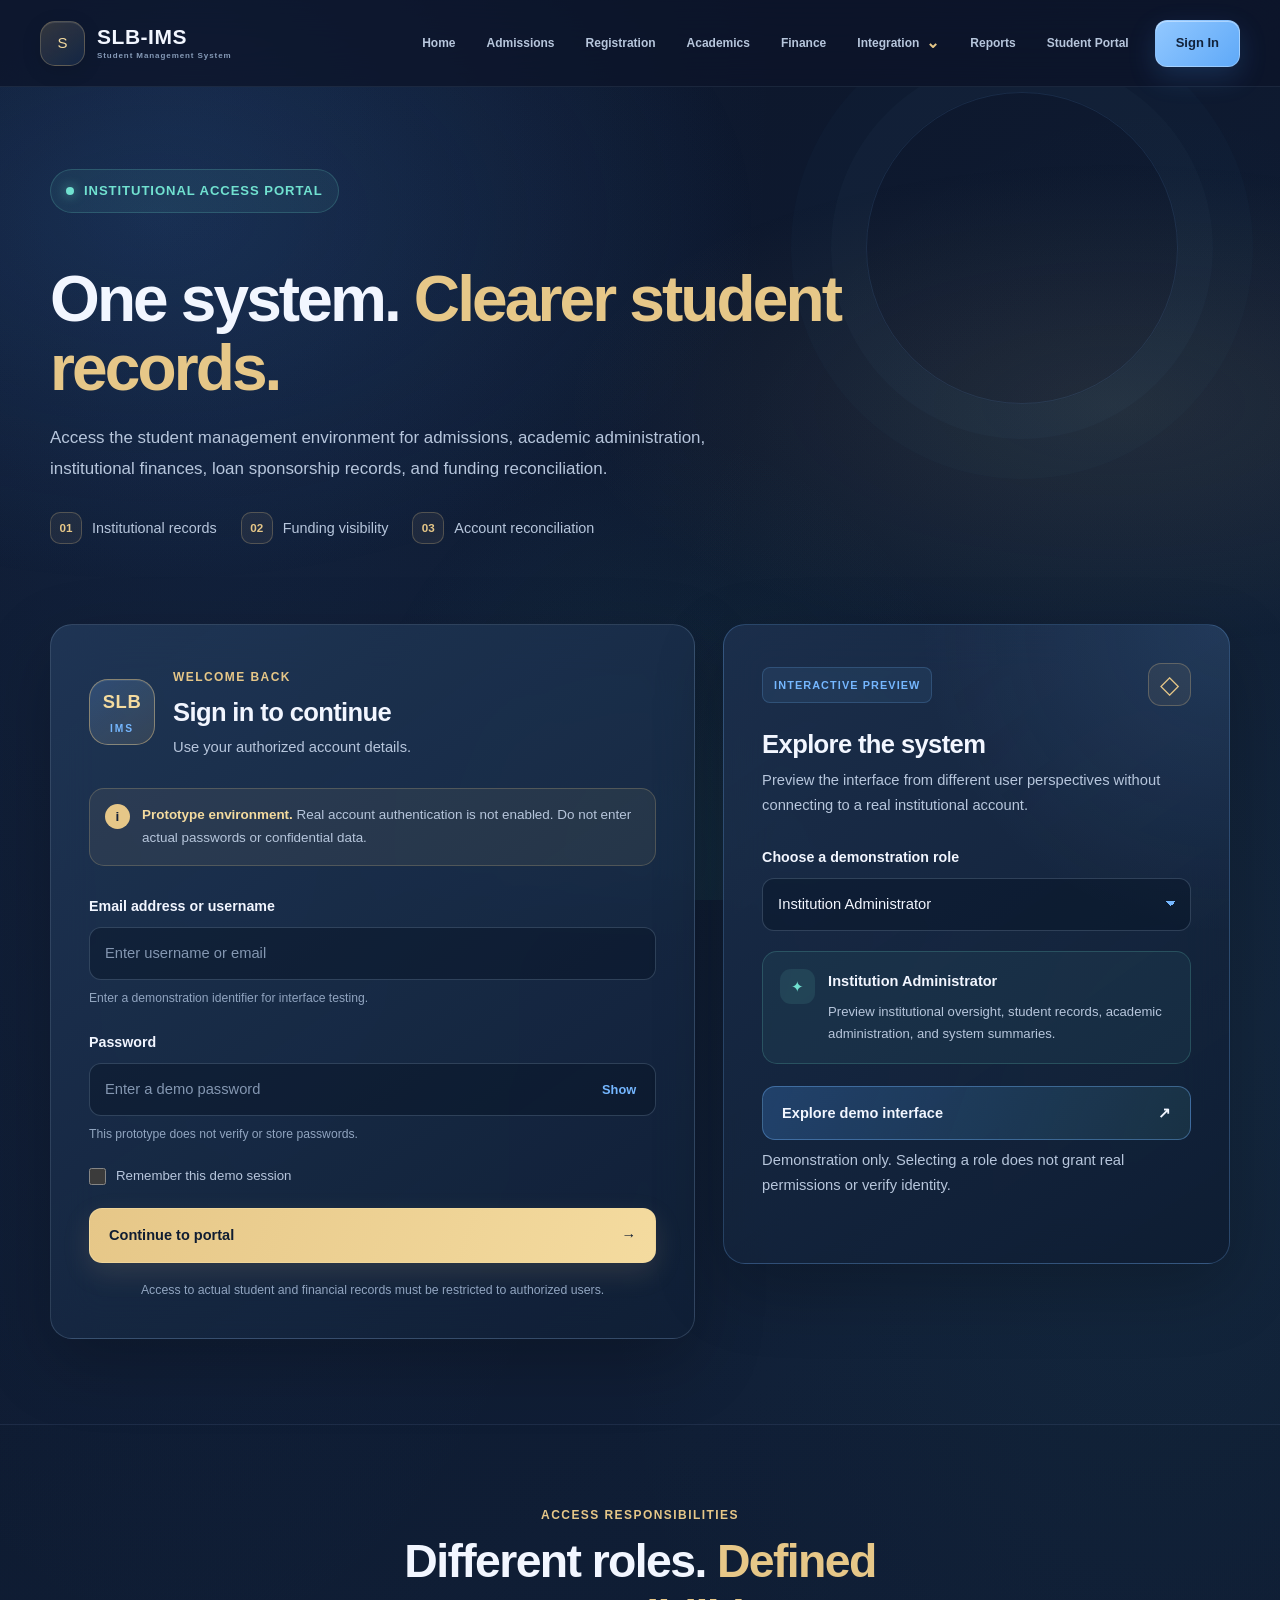
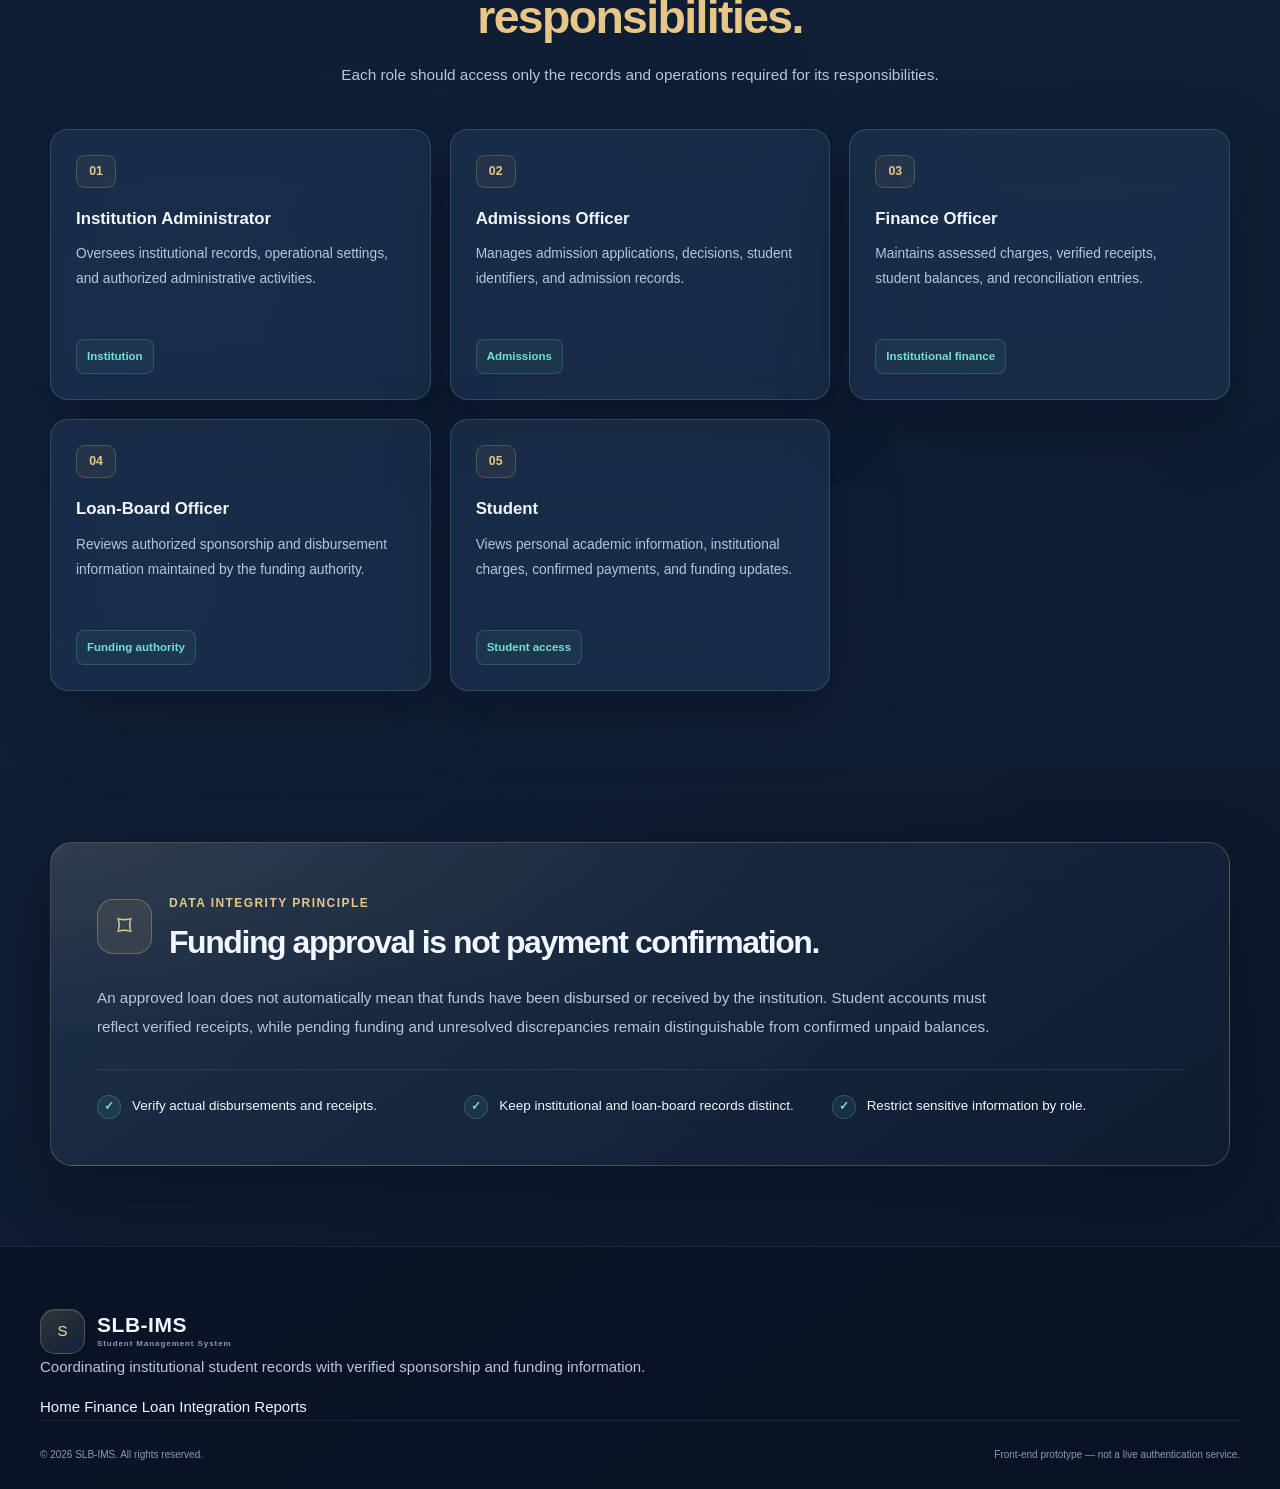
<file: final-year-projects/SLISM-student-loanboard-integration-system/login.html>
<!DOCTYPE html>
<html lang="en">
<head>
    <meta charset="UTF-8">
    <meta name="viewport" content="width=device-width, initial-scale=1.0">
    <meta name="theme-color" content="#0c1529">
    <meta name="description" content="SLB-IMS secure access portal for authorized institutional staff, loan-board officers, and students.">
    <title>Sign In | SLB-IMS</title>

    <link rel="stylesheet" href="style.css">
    <link rel="stylesheet" href="login.css">

    <script src="script.js" defer></script>
    <script src="login.js" defer></script>
</head>

<body>
    <header class="site-header">
        <div class="container header-content">
            <a href="index.html" class="brand" aria-label="SLB-IMS Home">
                <span class="brand-icon">S</span>
                <span class="brand-text">
                    <strong>SLB-IMS</strong>
                    <small>Student Management System</small>
                </span>
            </a>

            <button
                class="menu-toggle"
                type="button"
                aria-label="Toggle navigation"
                aria-expanded="false">
                <span></span>
                <span></span>
                <span></span>
            </button>

            <nav class="main-navigation" aria-label="Main navigation">
                <a href="index.html" class="nav-link">Home</a>
                <a href="admissions.html" class="nav-link">Admissions</a>
                <a href="registration.html" class="nav-link">Registration</a>
                <a href="academics.html" class="nav-link">Academics</a>
                <a href="finance.html" class="nav-link">Finance</a>

                <div class="nav-dropdown">
                    <button
                        class="nav-link dropdown-toggle"
                        type="button"
                        aria-expanded="false">
                        Integration <span class="chevron">⌄</span>
                    </button>

                    <div class="dropdown-menu">
                        <a href="loan-integration.html" class="nav-link">
                            Loan Integration
                        </a>
                        <a href="reconciliation.html" class="nav-link">
                            Reconciliation
                        </a>
                    </div>
                </div>

                <a href="reports.html" class="nav-link">Reports</a>
                <a href="student-portal.html" class="nav-link">Student Portal</a>

                <a href="login.html"
                   class="button button-primary nav-cta"
                   aria-current="page">
                    Sign In
                </a>
            </nav>
        </div>
    </header>

    <main>
        <!-- Page introduction -->
        <section class="login-hero">
            <div class="container">
                <div class="login-hero-content">
                    <span class="eyebrow">
                        <span class="status-dot"></span>
                        Institutional Access Portal
                    </span>

                    <h1>
                        One system.
                        <span>Clearer student records.</span>
                    </h1>

                    <p>
                        Access the student management environment for admissions,
                        academic administration, institutional finances, loan
                        sponsorship records, and funding reconciliation.
                    </p>

                    <div class="login-hero-points">
                        <span>
                            <span class="point-icon">01</span>
                            Institutional records
                        </span>

                        <span>
                            <span class="point-icon">02</span>
                            Funding visibility
                        </span>

                        <span>
                            <span class="point-icon">03</span>
                            Account reconciliation
                        </span>
                    </div>
                </div>
            </div>
        </section>

        <!-- Login workspace -->
        <section class="login-workspace section-padding">
            <div class="container">
                <div class="login-layout">

                    <!-- Sign-in panel -->
                    <section class="login-card glass-card" aria-labelledby="login-heading">
                        <div class="login-card-header">
                            <div class="login-emblem" aria-hidden="true">
                                <span>SLB</span>
                                <span>IMS</span>
                            </div>

                            <div>
                                <span class="section-kicker">Welcome back</span>
                                <h2 id="login-heading">Sign in to continue</h2>
                                <p>Use your authorized account details.</p>
                            </div>
                        </div>

                        <div class="prototype-notice" role="note">
                            <span class="notice-symbol" aria-hidden="true">i</span>
                            <p>
                                <strong>Prototype environment.</strong>
                                Real account authentication is not enabled.
                                Do not enter actual passwords or confidential data.
                            </p>
                        </div>

                        <form id="login-form" novalidate>
                            <div class="form-field">
                                <label for="login-identifier">
                                    Email address or username
                                </label>

                                <input
                                    type="text"
                                    id="login-identifier"
                                    name="identifier"
                                    placeholder="Enter username or email"
                                    autocomplete="username"
                                    autocapitalize="none"
                                    spellcheck="false"
                                    required>

                                <small class="field-hint">
                                    Enter a demonstration identifier for interface testing.
                                </small>
                            </div>

                            <div class="form-field">
                                <label for="login-password">Password</label>

                                <div class="password-input-wrapper">
                                    <input
                                        type="password"
                                        id="login-password"
                                        name="password"
                                        placeholder="Enter a demo password"
                                        autocomplete="off"
                                        required>

                                    <button
                                        type="button"
                                        id="toggle-password"
                                        class="password-toggle"
                                        aria-label="Show password"
                                        aria-pressed="false">
                                        Show
                                    </button>
                                </div>

                                <small class="field-hint">
                                    This prototype does not verify or store passwords.
                                </small>
                            </div>

                            <div class="login-form-options">
                                <label class="checkbox-label" for="remember-session">
                                    <input
                                        type="checkbox"
                                        id="remember-session"
                                        name="remember-session">

                                    <span>Remember this demo session</span>
                                </label>
                            </div>

                            <p
                                id="login-message"
                                class="login-message"
                                role="status"
                                aria-live="polite"
                                hidden>
                            </p>

                            <button
                                type="submit"
                                id="login-submit"
                                class="button button-primary login-submit">
                                <span>Continue to portal</span>
                                <span aria-hidden="true">→</span>
                            </button>

                            <p class="login-form-footnote">
                                Access to actual student and financial records must
                                be restricted to authorized users.
                            </p>
                        </form>
                    </section>

                    <!-- Demonstration access panel -->
                    <aside class="demo-access-card glass-card"
                           aria-labelledby="demo-heading">

                        <div class="demo-card-top">
                            <span class="demo-label">
                                INTERACTIVE PREVIEW
                            </span>

                            <span class="demo-icon" aria-hidden="true">◇</span>
                        </div>

                        <h2 id="demo-heading">Explore the system</h2>

                        <p>
                            Preview the interface from different user perspectives
                            without connecting to a real institutional account.
                        </p>

                        <div class="form-field">
                            <label for="login-demo-role">
                                Choose a demonstration role
                            </label>

                            <select id="login-demo-role" name="demo-role">
                                <option value="institution-admin">
                                    Institution Administrator
                                </option>

                                <option value="admissions-officer">
                                    Admissions Officer
                                </option>

                                <option value="finance-officer">
                                    Finance Officer
                                </option>

                                <option value="loan-officer">
                                    Loan-Board Officer
                                </option>

                                <option value="student">
                                    Student
                                </option>
                            </select>
                        </div>

                        <div class="demo-role-description"
                             id="demo-role-description"
                             aria-live="polite">
                            <span class="role-description-icon" aria-hidden="true">✦</span>

                            <div>
                                <strong>Institution administration</strong>
                                <p>
                                    Preview institutional oversight, student records,
                                    academic administration, and system summaries.
                                </p>
                            </div>
                        </div>

                        <button
                            type="button"
                            id="demo-sign-in"
                            class="button button-secondary demo-submit">
                            Explore demo interface
                            <span aria-hidden="true">↗</span>
                        </button>

                        <p class="demo-disclaimer">
                            Demonstration only. Selecting a role does not grant
                            real permissions or verify identity.
                        </p>
                    </aside>
                </div>
            </div>
        </section>

        <!-- Role access overview -->
        <section class="access-overview section-padding">
            <div class="container">
                <div class="section-heading">
                    <span class="section-kicker">Access responsibilities</span>
                    <h2>Different roles. <span>Defined responsibilities.</span></h2>

                    <p>
                        Each role should access only the records and operations
                        required for its responsibilities.
                    </p>
                </div>

                <div class="access-role-grid">
                    <article class="access-role-card glass-card">
                        <span class="access-role-number">01</span>
                        <h3>Institution Administrator</h3>
                        <p>
                            Oversees institutional records, operational settings,
                            and authorized administrative activities.
                        </p>
                        <span class="role-tag">Institution</span>
                    </article>

                    <article class="access-role-card glass-card">
                        <span class="access-role-number">02</span>
                        <h3>Admissions Officer</h3>
                        <p>
                            Manages admission applications, decisions,
                            student identifiers, and admission records.
                        </p>
                        <span class="role-tag">Admissions</span>
                    </article>

                    <article class="access-role-card glass-card">
                        <span class="access-role-number">03</span>
                        <h3>Finance Officer</h3>
                        <p>
                            Maintains assessed charges, verified receipts,
                            student balances, and reconciliation entries.
                        </p>
                        <span class="role-tag">Institutional finance</span>
                    </article>

                    <article class="access-role-card glass-card">
                        <span class="access-role-number">04</span>
                        <h3>Loan-Board Officer</h3>
                        <p>
                            Reviews authorized sponsorship and disbursement
                            information maintained by the funding authority.
                        </p>
                        <span class="role-tag">Funding authority</span>
                    </article>

                    <article class="access-role-card glass-card">
                        <span class="access-role-number">05</span>
                        <h3>Student</h3>
                        <p>
                            Views personal academic information, institutional
                            charges, confirmed payments, and funding updates.
                        </p>
                        <span class="role-tag">Student access</span>
                    </article>
                </div>
            </div>
        </section>

        <!-- Data integrity and security -->
        <section class="login-security-section section-padding">
            <div class="container">
                <div class="login-security-panel glass-card">
                    <div class="security-panel-heading">
                        <span class="security-icon" aria-hidden="true">⌑</span>

                        <div>
                            <span class="section-kicker">Data integrity principle</span>
                            <h2>Funding approval is not payment confirmation.</h2>
                        </div>
                    </div>

                    <p>
                        An approved loan does not automatically mean that funds
                        have been disbursed or received by the institution.
                        Student accounts must reflect verified receipts, while
                        pending funding and unresolved discrepancies remain
                        distinguishable from confirmed unpaid balances.
                    </p>

                    <div class="security-principles">
                        <div>
                            <span class="principle-mark">✓</span>
                            <span>Verify actual disbursements and receipts.</span>
                        </div>

                        <div>
                            <span class="principle-mark">✓</span>
                            <span>Keep institutional and loan-board records distinct.</span>
                        </div>

                        <div>
                            <span class="principle-mark">✓</span>
                            <span>Restrict sensitive information by role.</span>
                        </div>
                    </div>
                </div>
            </div>
        </section>

        <!-- Client-side demonstration result -->
        <section
            id="login-success-panel"
            class="login-success-section section-padding"
            hidden
            aria-labelledby="login-success-title">

            <div class="container">
                <div class="login-success-card glass-card">
                    <span class="success-symbol" aria-hidden="true">✓</span>

                    <span class="section-kicker">Demo interaction complete</span>

                    <h2 id="login-success-title">
                        Demonstration access
                    </h2>

                    <p id="login-success-description">
                        You are viewing a simulated access state.
                    </p>

                    <div class="success-role-display">
                        <span>Selected role</span>
                        <strong id="login-success-role">Institution Administrator</strong>
                    </div>

                    <p class="success-security-note">
                        No identity was verified, and no real account session
                        was created. This result is generated by the browser.
                    </p>

                    <div class="success-actions">
                        <button
                            type="button"
                            id="login-logout-demo"
                            class="button button-secondary">
                            End demo
                        </button>

                        <button
                            type="button"
                            id="login-show-form"
                            class="button button-primary">
                            Return to sign in
                        </button>
                    </div>
                </div>
            </div>
        </section>
    </main>

    <footer class="site-footer">
        <div class="container footer-content">
            <div class="footer-brand">
                <a href="index.html" class="brand" aria-label="SLB-IMS Home">
                    <span class="brand-icon">S</span>
                    <span class="brand-text">
                        <strong>SLB-IMS</strong>
                        <small>Student Management System</small>
                    </span>
                </a>

                <p>
                    Coordinating institutional student records with
                    verified sponsorship and funding information.
                </p>
            </div>

            <div class="footer-links">
                <a href="index.html">Home</a>
                <a href="finance.html">Finance</a>
                <a href="loan-integration.html">Loan Integration</a>
                <a href="reports.html">Reports</a>
            </div>

            <div class="footer-bottom">
                <p>
                    &copy; <span class="current-year">2026</span>
                    SLB-IMS. All rights reserved.
                </p>

                <p class="footer-prototype-note">
                    Front-end prototype — not a live authentication service.
                </p>
            </div>
        </div>
    </footer>
</body>
</html>
</file>
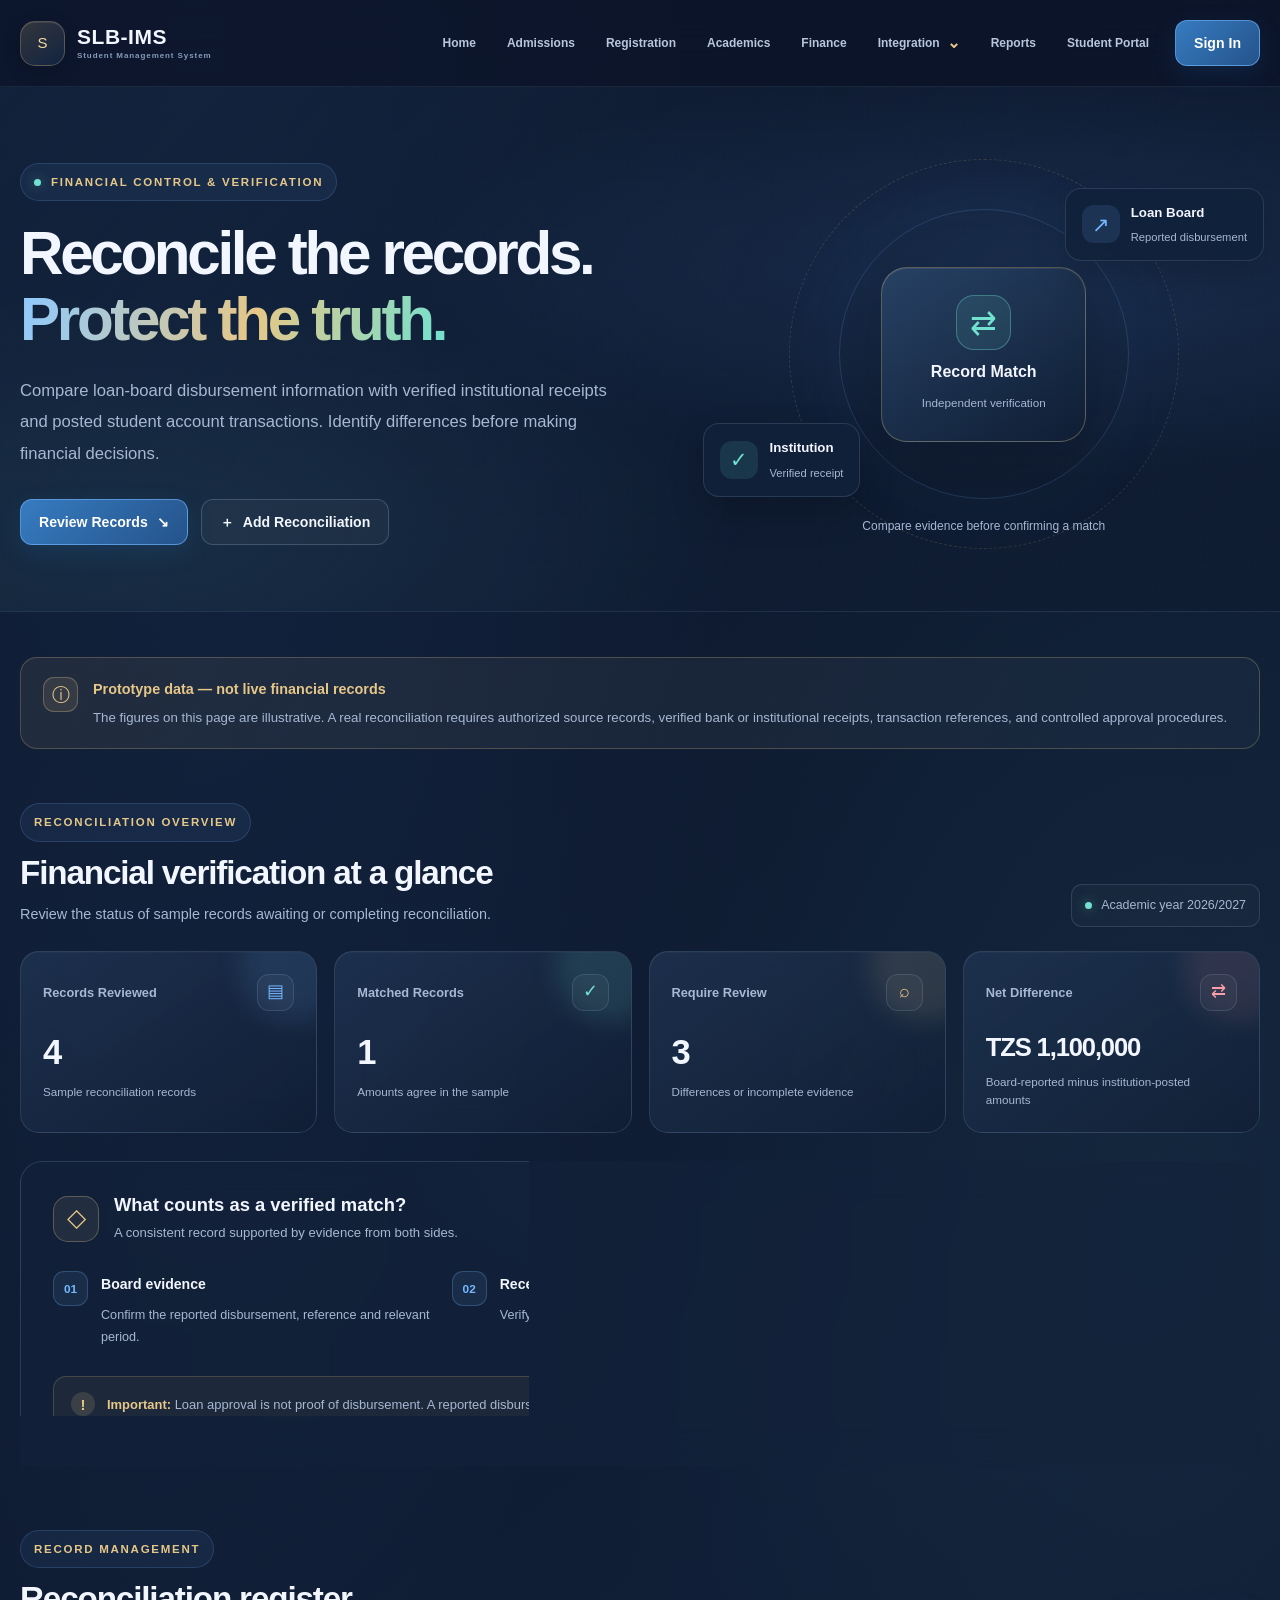
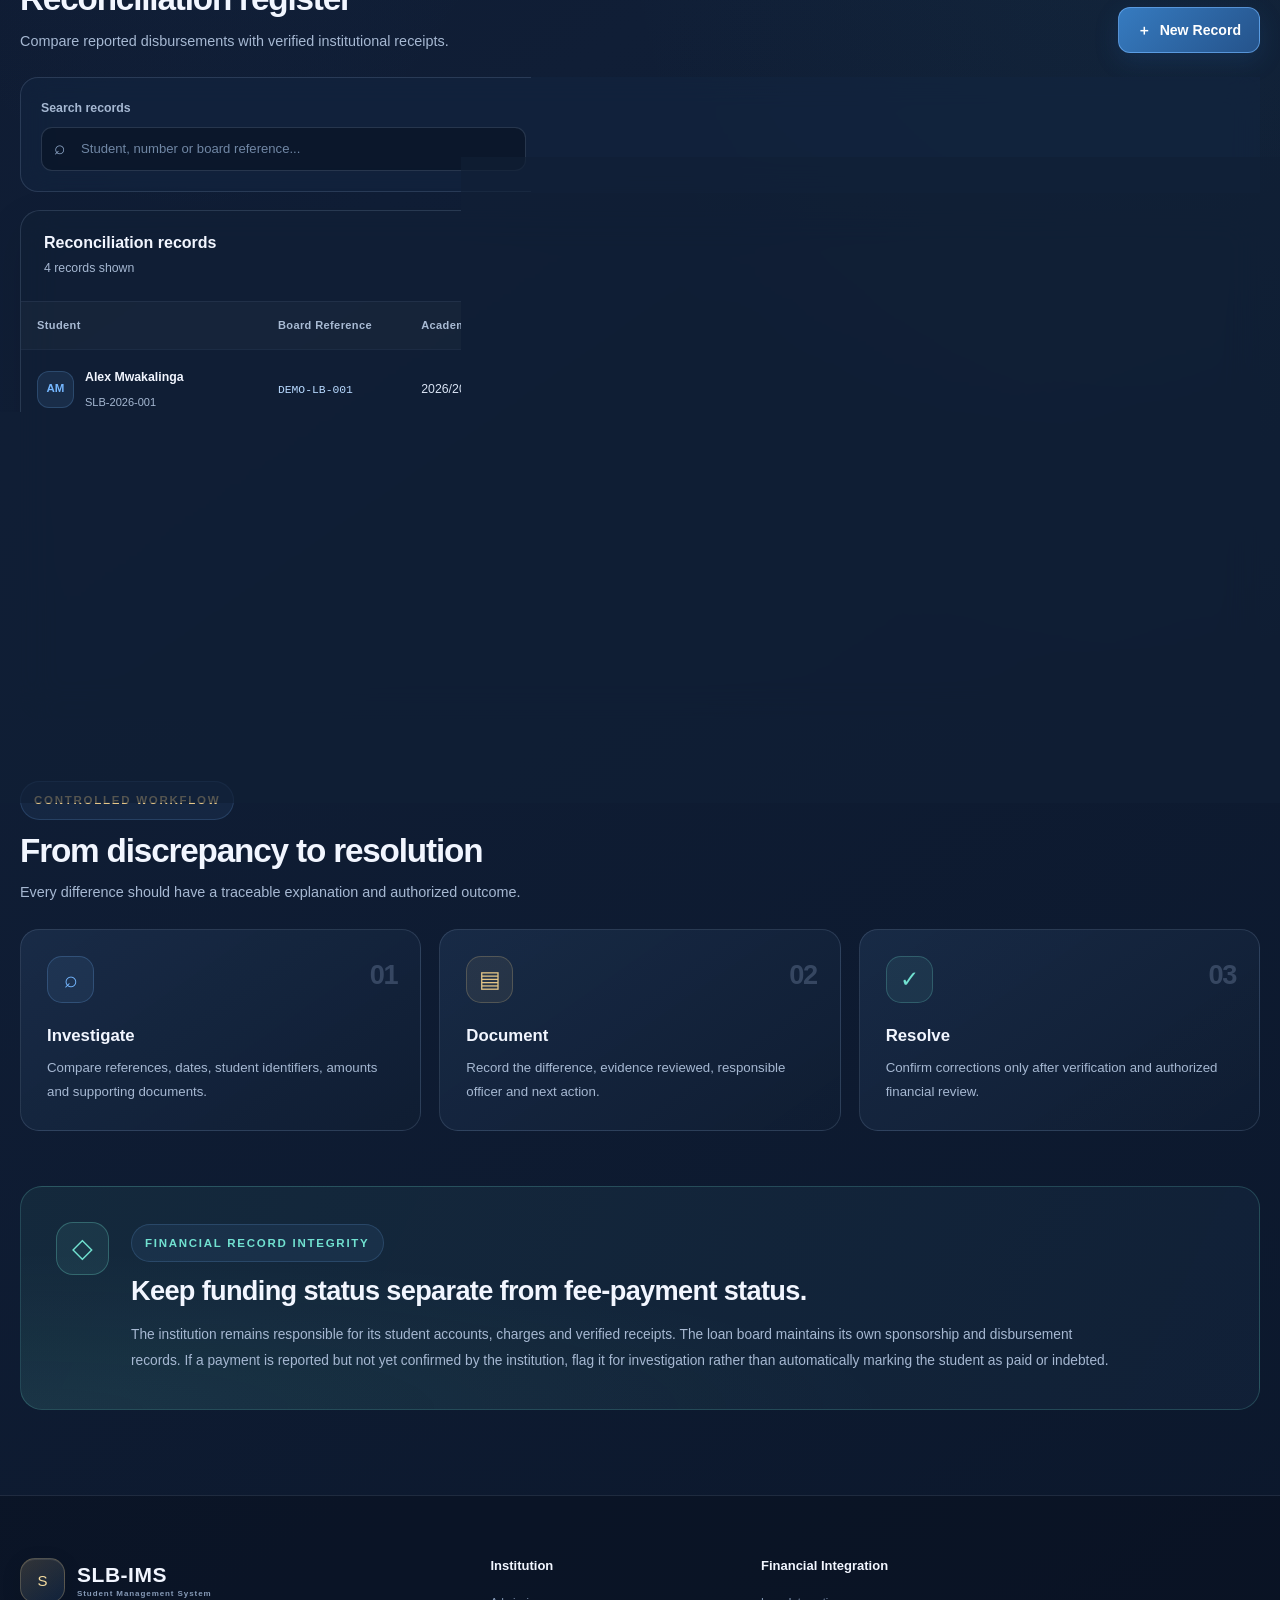
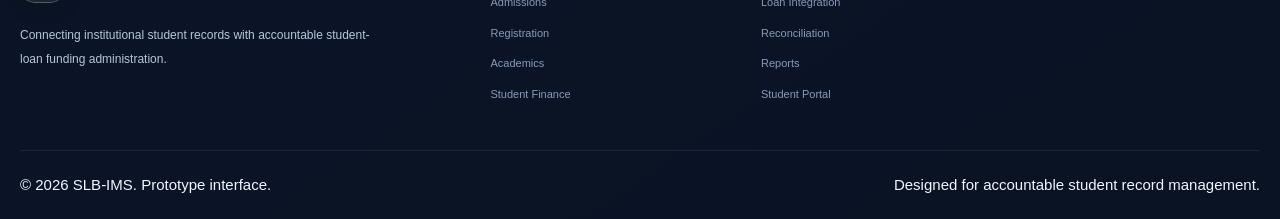
<file: final-year-projects/SLISM-student-loanboard-integration-system/reconciliation.html>
<!DOCTYPE html>
<html lang="en">
<head>
    <meta charset="UTF-8">
    <meta name="viewport" content="width=device-width, initial-scale=1.0">
    <meta name="description" content="SLB-IMS loan disbursement and institutional payment reconciliation dashboard.">
    <title>Reconciliation | SLB-IMS</title>

    <link rel="stylesheet" href="style.css">
    <link rel="stylesheet" href="reconciliation.css">
    <script src="script.js" defer></script>
    <script src="reconciliation.js" defer></script>
</head>

<body class="reconciliation-page">

<header class="site-header">
    <div class="container header-content">
        <a href="index.html" class="brand" aria-label="SLB-IMS Home">
            <span class="brand-icon">S</span>
            <span class="brand-text">
                <strong>SLB-IMS</strong>
                <small>Student Management System</small>
            </span>
        </a>

        <button class="menu-toggle" type="button"
                aria-label="Toggle navigation" aria-expanded="false">
            <span></span><span></span><span></span>
        </button>

        <nav class="main-navigation" aria-label="Main navigation">
            <a href="index.html" class="nav-link">Home</a>
            <a href="admissions.html" class="nav-link">Admissions</a>
            <a href="registration.html" class="nav-link">Registration</a>
            <a href="academics.html" class="nav-link">Academics</a>
            <a href="finance.html" class="nav-link">Finance</a>

            <div class="nav-dropdown">
                <button class="nav-link dropdown-toggle" type="button"
                        aria-expanded="false">
                    Integration <span class="chevron">⌄</span>
                </button>
                <div class="dropdown-menu">
                    <a href="loan-integration.html" class="nav-link">Loan Integration</a>
                    <a href="reconciliation.html" class="nav-link active"
                       aria-current="page">Reconciliation</a>
                </div>
            </div>

            <a href="reports.html" class="nav-link">Reports</a>
            <a href="student-portal.html" class="nav-link">Student Portal</a>
            <a href="login.html" class="button button-primary nav-cta">Sign In</a>
        </nav>
    </div>
</header>

<main>
    <section class="recon-hero">
        <div class="container">
            <div class="recon-hero-content">
                <div class="recon-hero-copy">
                    <span class="eyebrow">
                        <span class="status-dot"></span>
                        FINANCIAL CONTROL & VERIFICATION
                    </span>

                    <h1>
                        Reconcile the records.
                        <span class="gradient-text">Protect the truth.</span>
                    </h1>

                    <p>
                        Compare loan-board disbursement information with
                        verified institutional receipts and posted student
                        account transactions. Identify differences before
                        making financial decisions.
                    </p>

                    <div class="recon-hero-actions">
                        <a href="#reconciliation-records"
                           class="button button-primary">
                            Review Records <span aria-hidden="true">↘</span>
                        </a>
                        <button type="button" class="button button-outline"
                                id="show-recon-form-secondary">
                            <span aria-hidden="true">＋</span> Add Reconciliation
                        </button>
                    </div>
                </div>

                <div class="recon-hero-visual" aria-label="Reconciliation process">
                    <div class="recon-orbit recon-orbit-one"></div>
                    <div class="recon-orbit recon-orbit-two"></div>

                    <div class="recon-visual-center">
                        <span class="recon-center-icon" aria-hidden="true">⇄</span>
                        <strong>Record Match</strong>
                        <small>Independent verification</small>
                    </div>

                    <div class="recon-visual-node recon-node-board">
                        <span class="recon-node-icon" aria-hidden="true">↗</span>
                        <div>
                            <strong>Loan Board</strong>
                            <small>Reported disbursement</small>
                        </div>
                    </div>

                    <div class="recon-visual-node recon-node-institution">
                        <span class="recon-node-icon" aria-hidden="true">✓</span>
                        <div>
                            <strong>Institution</strong>
                            <small>Verified receipt</small>
                        </div>
                    </div>

                    <span class="recon-visual-caption">
                        Compare evidence before confirming a match
                    </span>
                </div>
            </div>
        </div>
    </section>

    <section class="recon-dashboard-section">
        <div class="container">

            <div class="recon-prototype-notice" role="note">
                <span class="recon-notice-icon" aria-hidden="true">ⓘ</span>
                <div>
                    <strong>Prototype data — not live financial records</strong>
                    <p>
                        The figures on this page are illustrative. A real
                        reconciliation requires authorized source records,
                        verified bank or institutional receipts, transaction
                        references, and controlled approval procedures.
                    </p>
                </div>
            </div>

            <div class="recon-section-heading">
                <div>
                    <span class="eyebrow">RECONCILIATION OVERVIEW</span>
                    <h2>Financial verification at a glance</h2>
                    <p>Review the status of sample records awaiting or completing reconciliation.</p>
                </div>
                <span class="recon-period-label">
                    <span class="recon-period-dot"></span>
                    Academic year 2026/2027
                </span>
            </div>

            <div class="recon-summary-grid">
                <article class="recon-summary-card recon-summary-total">
                    <div class="recon-card-top">
                        <span class="recon-card-label">Records Reviewed</span>
                        <span class="recon-card-icon" aria-hidden="true">▤</span>
                    </div>
                    <strong class="recon-card-value" id="recon-total-records">4</strong>
                    <span class="recon-card-footnote">Sample reconciliation records</span>
                </article>

                <article class="recon-summary-card recon-summary-matched">
                    <div class="recon-card-top">
                        <span class="recon-card-label">Matched Records</span>
                        <span class="recon-card-icon" aria-hidden="true">✓</span>
                    </div>
                    <strong class="recon-card-value" id="recon-matched-count">1</strong>
                    <span class="recon-card-footnote">Amounts agree in the sample</span>
                </article>

                <article class="recon-summary-card recon-summary-review">
                    <div class="recon-card-top">
                        <span class="recon-card-label">Require Review</span>
                        <span class="recon-card-icon" aria-hidden="true">⌕</span>
                    </div>
                    <strong class="recon-card-value" id="recon-review-count">3</strong>
                    <span class="recon-card-footnote">Differences or incomplete evidence</span>
                </article>

                <article class="recon-summary-card recon-summary-difference">
                    <div class="recon-card-top">
                        <span class="recon-card-label">Net Difference</span>
                        <span class="recon-card-icon" aria-hidden="true">⇄</span>
                    </div>
                    <strong class="recon-card-value" id="recon-value-difference">TZS 0</strong>
                    <span class="recon-card-footnote">Board-reported minus institution-posted amounts</span>
                </article>
            </div>

            <section class="recon-principles-card">
                <div class="recon-principles-heading">
                    <span class="recon-principles-icon" aria-hidden="true">◇</span>
                    <div>
                        <h3>What counts as a verified match?</h3>
                        <p>A consistent record supported by evidence from both sides.</p>
                    </div>
                </div>

                <div class="recon-principles-grid">
                    <div class="recon-principle">
                        <span class="recon-step-number">01</span>
                        <div>
                            <strong>Board evidence</strong>
                            <p>Confirm the reported disbursement, reference and relevant period.</p>
                        </div>
                    </div>

                    <div class="recon-principle">
                        <span class="recon-step-number">02</span>
                        <div>
                            <strong>Receipt evidence</strong>
                            <p>Verify the funds actually received by the institution.</p>
                        </div>
                    </div>

                    <div class="recon-principle">
                        <span class="recon-step-number">03</span>
                        <div>
                            <strong>Account posting</strong>
                            <p>Confirm the receipt was correctly posted to the appropriate student account.</p>
                        </div>
                    </div>
                </div>

                <div class="recon-principle-warning">
                    <span aria-hidden="true">!</span>
                    <p>
                        <strong>Important:</strong> Loan approval is not proof of
                        disbursement. A reported disbursement is not, by itself,
                        proof that the institution received the money.
                    </p>
                </div>
            </section>

            <section class="recon-records-section" id="reconciliation-records">
                <div class="recon-section-heading recon-records-heading">
                    <div>
                        <span class="eyebrow">RECORD MANAGEMENT</span>
                        <h2>Reconciliation register</h2>
                        <p>Compare reported disbursements with verified institutional receipts.</p>
                    </div>

                    <button type="button" class="button button-primary"
                            id="show-recon-form">
                        <span aria-hidden="true">＋</span> New Record
                    </button>
                </div>

                <div class="recon-filter-panel">
                    <div class="recon-search-field">
                        <label for="recon-search">Search records</label>
                        <div class="recon-input-wrap">
                            <span aria-hidden="true">⌕</span>
                            <input type="search" id="recon-search"
                                   placeholder="Student, number or board reference..."
                                   autocomplete="off">
                        </div>
                    </div>

                    <div class="recon-filter-field">
                        <label for="recon-status-filter">Reconciliation status</label>
                        <select id="recon-status-filter">
                            <option value="all">All statuses</option>
                            <option value="Matched">Matched</option>
                            <option value="Amount mismatch">Amount mismatch</option>
                            <option value="Receipt pending">Receipt pending</option>
                            <option value="Posting mismatch">Posting mismatch</option>
                            <option value="Under review">Under review</option>
                        </select>
                    </div>

                    <div class="recon-filter-field">
                        <label for="recon-year-filter">Academic year</label>
                        <select id="recon-year-filter">
                            <option value="all">All academic years</option>
                            <option value="2026/2027">2026/2027</option>
                            <option value="2025/2026">2025/2026</option>
                        </select>
                    </div>

                    <button type="button" class="button button-outline recon-reset-button"
                            id="recon-reset-filters">
                        Reset filters
                    </button>
                </div>

                <div class="recon-table-card">
                    <div class="recon-table-header">
                        <div>
                            <h3>Reconciliation records</h3>
                            <p id="recon-result-count">4 sample records</p>
                        </div>
                        <span class="recon-table-legend">
                            <span class="legend-dot legend-match"></span> Matched
                            <span class="legend-dot legend-review"></span> Review required
                        </span>
                    </div>

                    <div class="recon-table-scroll">
                        <table class="recon-table">
                            <thead>
                                <tr>
                                    <th scope="col">Student</th>
                                    <th scope="col">Board Reference</th>
                                    <th scope="col">Academic Year</th>
                                    <th scope="col">Board Disbursed</th>
                                    <th scope="col">Institution Received</th>
                                    <th scope="col">Difference</th>
                                    <th scope="col">Reconciliation Status</th>
                                    <th scope="col">Action</th>
                                </tr>
                            </thead>

                            <tbody id="recon-table-body">
                                <tr data-student-number="SLB-2026-001"
                                    data-board-reference="DEMO-LB-001"
                                    data-academic-year="2026/2027"
                                    data-board-disbursed="1000000"
                                    data-institution-received="1000000"
                                    data-posted-amount="1000000"
                                    data-status="Matched">
                                    <td>
                                        <div class="recon-student-cell">
                                            <span class="recon-avatar">AM</span>
                                            <div>
                                                <strong>Alex Mwakalinga</strong>
                                                <small>SLB-2026-001</small>
                                            </div>
                                        </div>
                                    </td>
                                    <td><span class="recon-reference">DEMO-LB-001</span></td>
                                    <td>2026/2027</td>
                                    <td>TZS 1,000,000</td>
                                    <td>TZS 1,000,000</td>
                                    <td class="recon-difference-cell">TZS 0</td>
                                    <td><span class="recon-status recon-status-matched">Matched</span></td>
                                    <td>
                                        <button type="button" class="recon-review-button"
                                                data-student="SLB-2026-001"
                                                data-recon-id="DEMO-LB-001">
                                            Review <span aria-hidden="true">↗</span>
                                        </button>
                                    </td>
                                </tr>

                                <tr data-student-number="SLB-2026-002"
                                    data-board-reference="DEMO-LB-002"
                                    data-academic-year="2026/2027"
                                    data-board-disbursed="900000"
                                    data-institution-received="600000"
                                    data-posted-amount="600000"
                                    data-status="Amount mismatch">
                                    <td>
                                        <div class="recon-student-cell">
                                            <span class="recon-avatar recon-avatar-gold">JN</span>
                                            <div>
                                                <strong>Janeth Nyerere</strong>
                                                <small>SLB-2026-002</small>
                                            </div>
                                        </div>
                                    </td>
                                    <td><span class="recon-reference">DEMO-LB-002</span></td>
                                    <td>2026/2027</td>
                                    <td>TZS 900,000</td>
                                    <td>TZS 600,000</td>
                                    <td class="recon-difference-cell">TZS 300,000</td>
                                    <td><span class="recon-status recon-status-mismatch">Amount mismatch</span></td>
                                    <td>
                                        <button type="button" class="recon-review-button"
                                                data-student="SLB-2026-002"
                                                data-recon-id="DEMO-LB-002">
                                            Review <span aria-hidden="true">↗</span>
                                        </button>
                                    </td>
                                </tr>

                                <tr data-student-number="SLB-2026-003"
                                    data-board-reference="DEMO-LB-003"
                                    data-academic-year="2026/2027"
                                    data-board-disbursed="1250000"
                                    data-institution-received="1250000"
                                    data-posted-amount="1200000"
                                    data-status="Posting mismatch">
                                    <td>
                                        <div class="recon-student-cell">
                                            <span class="recon-avatar recon-avatar-teal">DK</span>
                                            <div>
                                                <strong>Daniel Kileo</strong>
                                                <small>SLB-2026-003</small>
                                            </div>
                                        </div>
                                    </td>
                                    <td><span class="recon-reference">DEMO-LB-003</span></td>
                                    <td>2026/2027</td>
                                    <td>TZS 1,250,000</td>
                                    <td>TZS 1,250,000</td>
                                    <td class="recon-difference-cell">TZS 0</td>
                                    <td><span class="recon-status recon-status-posting">Posting mismatch</span></td>
                                    <td>
                                        <button type="button" class="recon-review-button"
                                                data-student="SLB-2026-003"
                                                data-recon-id="DEMO-LB-003">
                                            Review <span aria-hidden="true">↗</span>
                                        </button>
                                    </td>
                                </tr>

                                <tr data-student-number="SLB-2026-004"
                                    data-board-reference="DEMO-LB-004"
                                    data-academic-year="2026/2027"
                                    data-board-disbursed="800000"
                                    data-institution-received="0"
                                    data-posted-amount="0"
                                    data-status="Receipt pending">
                                    <td>
                                        <div class="recon-student-cell">
                                            <span class="recon-avatar recon-avatar-purple">SN</span>
                                            <div>
                                                <strong>Sarah Ngowi</strong>
                                                <small>SLB-2026-004</small>
                                            </div>
                                        </div>
                                    </td>
                                    <td><span class="recon-reference">DEMO-LB-004</span></td>
                                    <td>2026/2027</td>
                                    <td>TZS 800,000</td>
                                    <td>TZS 0</td>
                                    <td class="recon-difference-cell">TZS 800,000</td>
                                    <td><span class="recon-status recon-status-pending">Receipt pending</span></td>
                                    <td>
                                        <button type="button" class="recon-review-button"
                                                data-student="SLB-2026-004"
                                                data-recon-id="DEMO-LB-004">
                                            Review <span aria-hidden="true">↗</span>
                                        </button>
                                    </td>
                                </tr>
                            </tbody>
                        </table>
                    </div>

                    <div class="recon-empty-state" id="recon-empty-state" hidden>
                        <span class="recon-empty-icon" aria-hidden="true">⌕</span>
                        <h3>No matching records</h3>
                        <p>Try a different search term or reset the filters.</p>
                        <button type="button" class="button button-outline"
                                id="recon-empty-reset">
                            Clear filters
                        </button>
                    </div>

                    <div class="recon-table-footer">
                        <span>Illustrative records only</span>
                        <span>All amounts displayed in Tanzanian shillings (TZS)</span>
                    </div>
                </div>
            </section>

            <section class="recon-workflow-section">
                <div class="recon-section-heading">
                    <div>
                        <span class="eyebrow">CONTROLLED WORKFLOW</span>
                        <h2>From discrepancy to resolution</h2>
                        <p>Every difference should have a traceable explanation and authorized outcome.</p>
                    </div>
                </div>

                <div class="recon-workflow-grid">
                    <article class="recon-workflow-card">
                        <span class="recon-workflow-number">01</span>
                        <span class="recon-workflow-icon" aria-hidden="true">⌕</span>
                        <h3>Investigate</h3>
                        <p>Compare references, dates, student identifiers, amounts and supporting documents.</p>
                    </article>

                    <article class="recon-workflow-card">
                        <span class="recon-workflow-number">02</span>
                        <span class="recon-workflow-icon" aria-hidden="true">▤</span>
                        <h3>Document</h3>
                        <p>Record the difference, evidence reviewed, responsible officer and next action.</p>
                    </article>

                    <article class="recon-workflow-card">
                        <span class="recon-workflow-number">03</span>
                        <span class="recon-workflow-icon" aria-hidden="true">✓</span>
                        <h3>Resolve</h3>
                        <p>Confirm corrections only after verification and authorized financial review.</p>
                    </article>
                </div>
            </section>

            <section class="recon-record-form-panel" id="recon-form-panel" hidden>
                <div class="recon-form-heading">
                    <div>
                        <span class="eyebrow">RECORD MANAGEMENT</span>
                        <h2>Reconciliation details</h2>
                        <p>Enter source values and document the verification outcome.</p>
                    </div>
                    <button type="button" class="recon-form-close" id="close-recon-form"
                            aria-label="Close reconciliation form">×</button>
                </div>

                <div class="recon-form-notice">
                    This form is for prototype demonstration. Entered information is
                    not sent to the loan board, bank, or institutional financial system.
                </div>

                <form id="recon-record-form">
                    <div class="recon-form-grid">
                        <div class="recon-form-field">
                            <label for="recon-student-number">Student number *</label>
                            <input type="text" id="recon-student-number"
                                   name="studentNumber" required
                                   placeholder="e.g. SLB-2026-001">
                        </div>

                        <div class="recon-form-field">
                            <label for="recon-board-reference">Loan-board reference *</label>
                            <input type="text" id="recon-board-reference"
                                   name="boardReference" required
                                   placeholder="Reference from source record">
                        </div>

                        <div class="recon-form-field">
                            <label for="recon-academic-year">Academic year *</label>
                            <select id="recon-academic-year" name="academicYear" required>
                                <option value="2026/2027">2026/2027</option>
                                <option value="2025/2026">2025/2026</option>
                            </select>
                        </div>

                        <div class="recon-form-field">
                            <label for="recon-approved-amount">Approved amount (TZS)</label>
                            <input type="number" id="recon-approved-amount"
                                   name="approvedAmount" min="0" step="0.01"
                                   placeholder="0.00">
                            <small>Approval is informational; it is not a receipt.</small>
                        </div>

                        <div class="recon-form-field">
                            <label for="recon-reported-disbursement">Board-reported disbursement (TZS) *</label>
                            <input type="number" id="recon-reported-disbursement"
                                   name="reportedDisbursement" required
                                   min="0" step="0.01" placeholder="0.00">
                        </div>

                        <div class="recon-form-field">
                            <label for="recon-institution-receipt">Institution receipt verified (TZS) *</label>
                            <input type="number" id="recon-institution-receipt"
                                   name="institutionReceipt" required
                                   min="0" step="0.01" placeholder="0.00">
                        </div>

                        <div class="recon-form-field">
                            <label for="recon-posted-amount">Amount posted to student account (TZS) *</label>
                            <input type="number" id="recon-posted-amount"
                                   name="postedAmount" required
                                   min="0" step="0.01" placeholder="0.00">
                        </div>

                        <div class="recon-form-field">
                            <label for="recon-receipt-reference">Institution receipt / transaction reference</label>
                            <input type="text" id="recon-receipt-reference"
                                   name="receiptReference"
                                   placeholder="Verified receipt reference, if available">
                        </div>

                        <div class="recon-form-field recon-form-field-wide">
                            <label for="recon-match-status">Reconciliation status *</label>
                            <select id="recon-match-status" name="matchStatus" required>
                                <option value="Under review">Under review</option>
                                <option value="Matched">Matched</option>
                                <option value="Amount mismatch">Amount mismatch</option>
                                <option value="Receipt pending">Receipt pending</option>
                                <option value="Posting mismatch">Posting mismatch</option>
                            </select>
                        </div>

                        <div class="recon-form-field recon-form-field-wide">
                            <label for="recon-notes">Review notes and evidence</label>
                            <textarea id="recon-notes" name="notes" rows="4"
                                      placeholder="Describe the discrepancy, evidence checked and follow-up action. Do not enter passwords or sensitive banking credentials."></textarea>
                        </div>
                    </div>

                    <div class="recon-form-message" id="recon-form-message"
                         role="status" aria-live="polite"></div>

                    <div class="recon-form-actions">
                        <button type="button" class="button button-outline"
                                id="cancel-recon-form">Cancel</button>
                        <button type="submit" class="button button-primary">
                            Save Sample Record
                        </button>
                    </div>
                </form>
            </section>

            <section class="recon-integrity-note">
                <div class="recon-integrity-symbol" aria-hidden="true">◇</div>
                <div>
                    <span class="eyebrow">FINANCIAL RECORD INTEGRITY</span>
                    <h2>Keep funding status separate from fee-payment status.</h2>
                    <p>
                        The institution remains responsible for its student accounts,
                        charges and verified receipts. The loan board maintains its own
                        sponsorship and disbursement records. If a payment is reported
                        but not yet confirmed by the institution, flag it for investigation
                        rather than automatically marking the student as paid or indebted.
                    </p>
                </div>
            </section>

        </div>
    </section>
</main>

<footer class="site-footer">
    <div class="container">
        <div class="footer-main">
            <div class="footer-brand-column">
                <a href="index.html" class="brand">
                    <span class="brand-icon">S</span>
                    <span class="brand-text">
                        <strong>SLB-IMS</strong>
                        <small>Student Management System</small>
                    </span>
                </a>
                <p>
                    Connecting institutional student records with accountable
                    student-loan funding administration.
                </p>
            </div>

            <div class="footer-column">
                <h3>Institution</h3>
                <a href="admissions.html">Admissions</a>
                <a href="registration.html">Registration</a>
                <a href="academics.html">Academics</a>
                <a href="finance.html">Student Finance</a>
            </div>

            <div class="footer-column">
                <h3>Financial Integration</h3>
                <a href="loan-integration.html">Loan Integration</a>
                <a href="reconciliation.html">Reconciliation</a>
                <a href="reports.html">Reports</a>
                <a href="student-portal.html">Student Portal</a>
            </div>
        </div>

        <div class="footer-bottom">
            <span>© <span class="current-year">2026</span> SLB-IMS. Prototype interface.</span>
            <span>Designed for accountable student record management.</span>
        </div>
    </div>
</footer>

</body>
</html>
</file>
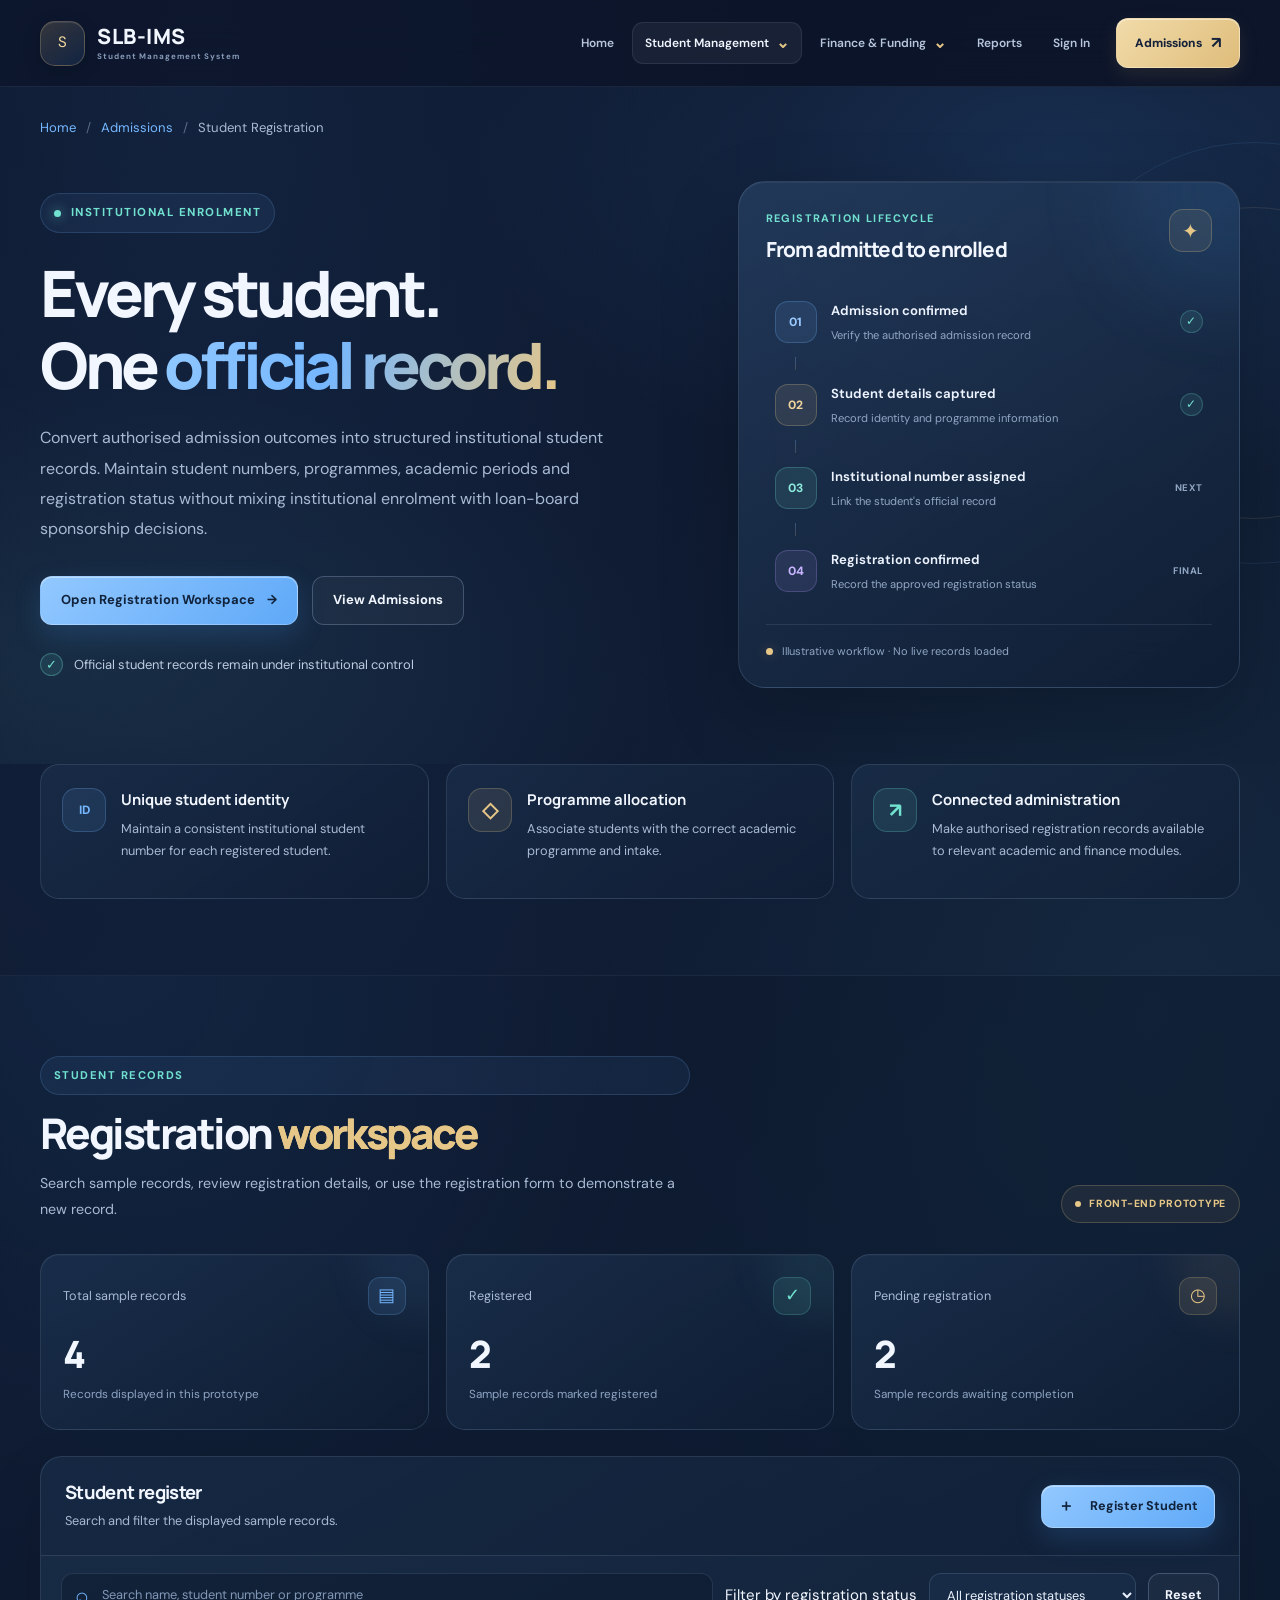
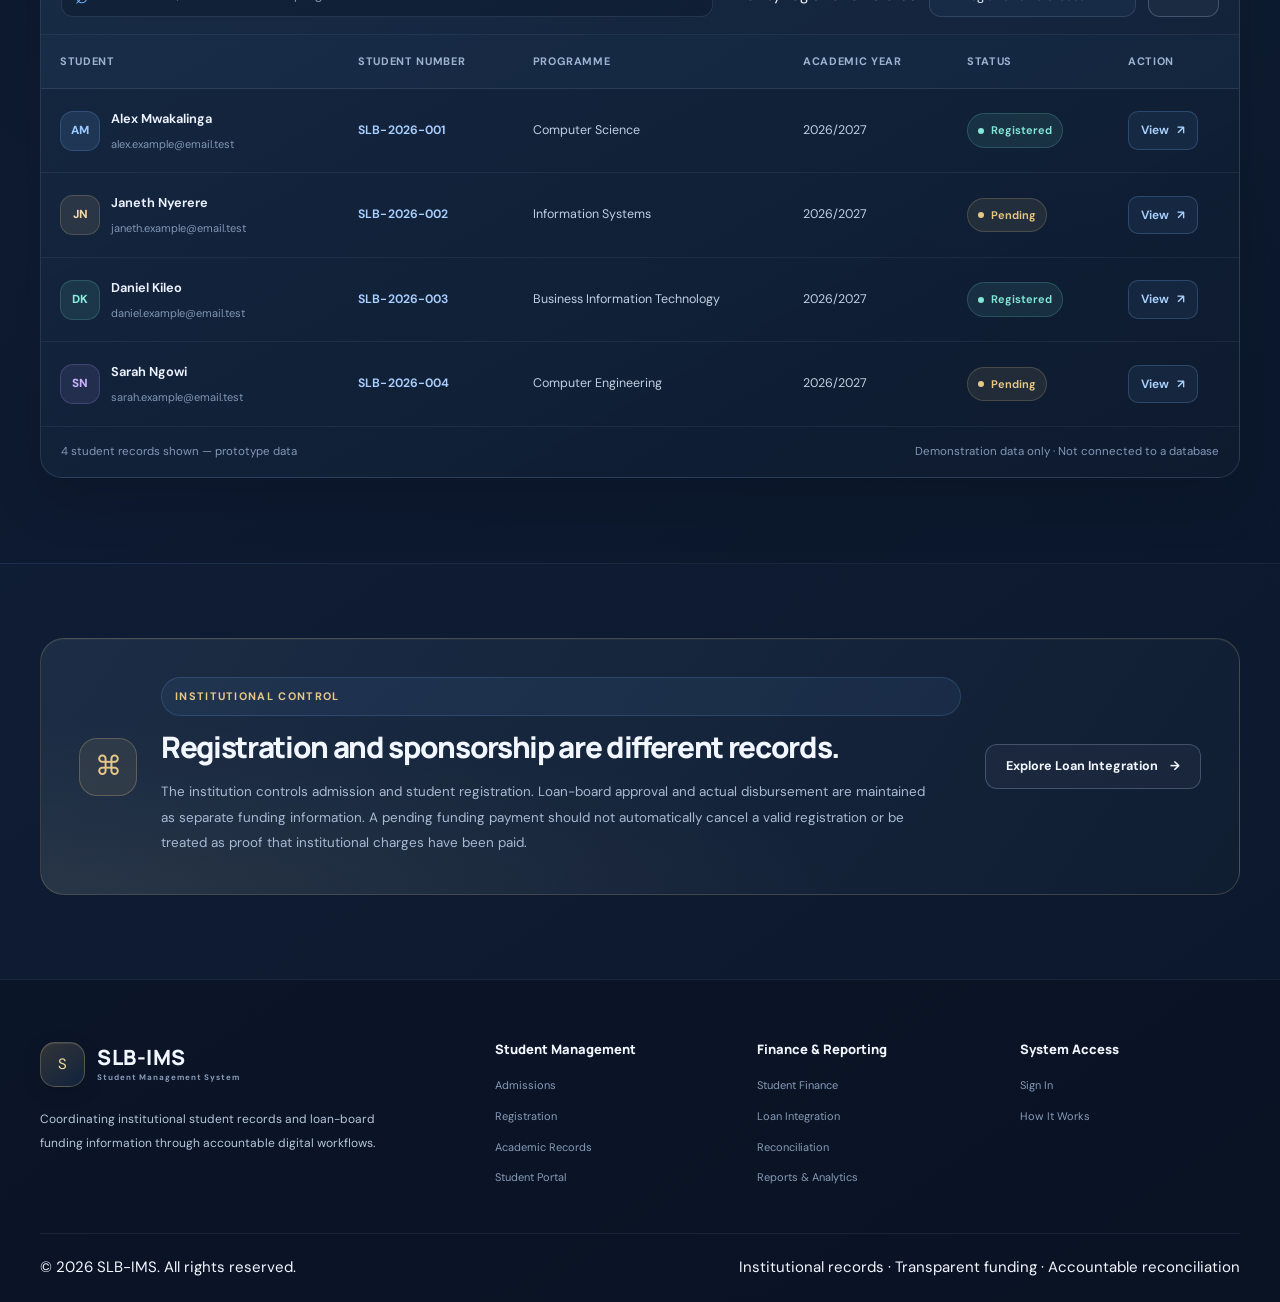
<file: final-year-projects/SLISM-student-loanboard-integration-system/registration.html>
<!DOCTYPE html>
<html lang="en">
<head>
    <meta charset="UTF-8">
    <meta name="viewport" content="width=device-width, initial-scale=1.0">
    <meta name="theme-color" content="#0c1529">
    <meta name="description" content="Manage student registration, institutional student numbers, academic programmes and registration status with SLB-IMS.">
    <title>Student Registration | SLB-IMS</title>

    <link rel="preconnect" href="https://fonts.googleapis.com">
    <link rel="preconnect" href="https://fonts.gstatic.com" crossorigin>
    <link href="https://fonts.googleapis.com/css2?family=DM+Sans:wght@400;500;600;700&family=Manrope:wght@400;500;600;700;800&display=swap" rel="stylesheet">

    <link rel="stylesheet" href="style.css">
    <link rel="stylesheet" href="registration.css">
    <script src="script.js" defer></script>
    <script src="registration.js" defer></script>
</head>

<body>
    <header class="site-header">
        <div class="container header-content">
            <a class="brand" href="index.html" aria-label="SLB-IMS Home">
                <span class="brand-icon">S</span>
                <span class="brand-text">
                    <strong>SLB-IMS</strong>
                    <small>Student Management System</small>
                </span>
            </a>

            <button class="menu-toggle"
                    type="button"
                    aria-label="Open navigation menu"
                    aria-expanded="false">
                <span></span>
                <span></span>
                <span></span>
            </button>

            <nav class="main-navigation" aria-label="Main navigation">
                <a class="nav-link" href="index.html">Home</a>

                <div class="nav-dropdown open">
                    <button class="nav-link dropdown-toggle active"
                            type="button"
                            aria-expanded="true">
                        Student Management
                        <span class="chevron">⌄</span>
                    </button>

                    <div class="dropdown-menu">
                        <a class="dropdown-item" href="admissions.html">Admissions</a>
                        <a class="dropdown-item active" href="registration.html" aria-current="page">Registration</a>
                        <a class="dropdown-item" href="academics.html">Academic Records</a>
                        <a class="dropdown-item" href="student-portal.html">Student Portal</a>
                    </div>
                </div>

                <div class="nav-dropdown">
                    <button class="nav-link dropdown-toggle"
                            type="button"
                            aria-expanded="false">
                        Finance & Funding
                        <span class="chevron">⌄</span>
                    </button>

                    <div class="dropdown-menu">
                        <a class="dropdown-item" href="finance.html">Student Finance</a>
                        <a class="dropdown-item" href="loan-integration.html">Loan Board Integration</a>
                        <a class="dropdown-item" href="reconciliation.html">Financial Reconciliation</a>
                    </div>
                </div>

                <a class="nav-link" href="reports.html">Reports</a>
                <a class="nav-link" href="login.html">Sign In</a>
                <a class="nav-cta" href="admissions.html">Admissions <span>↗</span></a>
            </nav>
        </div>
    </header>

    <main>
        <!-- Page introduction -->
        <section class="registration-hero">
            <div class="container">
                <div class="registration-breadcrumb">
                    <a href="index.html">Home</a>
                    <span>/</span>
                    <a href="admissions.html">Admissions</a>
                    <span>/</span>
                    <span>Student Registration</span>
                </div>

                <div class="registration-hero-grid">
                    <div class="registration-hero-content">
                        <span class="eyebrow">
                            <span class="status-dot"></span>
                            INSTITUTIONAL ENROLMENT
                        </span>

                        <h1>
                            Every student.<br>
                            One <span class="gradient-text">official record.</span>
                        </h1>

                        <p class="registration-intro">
                            Convert authorised admission outcomes into structured
                            institutional student records. Maintain student numbers,
                            programmes, academic periods and registration status
                            without mixing institutional enrolment with loan-board
                            sponsorship decisions.
                        </p>

                        <div class="registration-actions">
                            <a class="button button-primary" href="#registration-workspace">
                                Open Registration Workspace <span>→</span>
                            </a>

                            <a class="button button-outline" href="admissions.html">
                                View Admissions
                            </a>
                        </div>

                        <div class="registration-assurance">
                            <span class="assurance-icon">✓</span>
                            <span>Official student records remain under institutional control</span>
                        </div>
                    </div>

                    <aside class="registration-summary">
                        <div class="registration-summary-header">
                            <div>
                                <span class="card-overline">REGISTRATION LIFECYCLE</span>
                                <h2>From admitted to enrolled</h2>
                            </div>
                            <span class="registration-summary-icon">✦</span>
                        </div>

                        <div class="registration-stage">
                            <span class="stage-marker stage-blue">01</span>
                            <div class="stage-copy">
                                <strong>Admission confirmed</strong>
                                <small>Verify the authorised admission record</small>
                            </div>
                            <span class="stage-check">✓</span>
                        </div>

                        <div class="stage-connector"></div>

                        <div class="registration-stage">
                            <span class="stage-marker stage-gold">02</span>
                            <div class="stage-copy">
                                <strong>Student details captured</strong>
                                <small>Record identity and programme information</small>
                            </div>
                            <span class="stage-check">✓</span>
                        </div>

                        <div class="stage-connector"></div>

                        <div class="registration-stage">
                            <span class="stage-marker stage-teal">03</span>
                            <div class="stage-copy">
                                <strong>Institutional number assigned</strong>
                                <small>Link the student's official record</small>
                            </div>
                            <span class="stage-pending">NEXT</span>
                        </div>

                        <div class="stage-connector"></div>

                        <div class="registration-stage">
                            <span class="stage-marker stage-purple">04</span>
                            <div class="stage-copy">
                                <strong>Registration confirmed</strong>
                                <small>Record the approved registration status</small>
                            </div>
                            <span class="stage-pending">FINAL</span>
                        </div>

                        <div class="registration-summary-footer">
                            <span></span>
                            Illustrative workflow · No live records loaded
                        </div>
                    </aside>
                </div>
            </div>
        </section>

        <!-- Registration principles -->
        <section class="registration-principles">
            <div class="container">
                <div class="registration-principles-grid">
                    <article class="registration-principle">
                        <span class="registration-principle-icon icon-blue">ID</span>
                        <div>
                            <h3>Unique student identity</h3>
                            <p>Maintain a consistent institutional student number for each registered student.</p>
                        </div>
                    </article>

                    <article class="registration-principle">
                        <span class="registration-principle-icon icon-gold">◇</span>
                        <div>
                            <h3>Programme allocation</h3>
                            <p>Associate students with the correct academic programme and intake.</p>
                        </div>
                    </article>

                    <article class="registration-principle">
                        <span class="registration-principle-icon icon-teal">↗</span>
                        <div>
                            <h3>Connected administration</h3>
                            <p>Make authorised registration records available to relevant academic and finance modules.</p>
                        </div>
                    </article>
                </div>
            </div>
        </section>

        <!-- Registration workspace -->
        <section class="registration-workspace-section" id="registration-workspace">
            <div class="container">
                <div class="registration-section-heading">
                    <div>
                        <span class="eyebrow">STUDENT RECORDS</span>
                        <h2>Registration <span class="gold-text">workspace</span></h2>
                        <p>
                            Search sample records, review registration details, or
                            use the registration form to demonstrate a new record.
                        </p>
                    </div>

                    <span class="registration-prototype-badge">
                        <span></span> FRONT-END PROTOTYPE
                    </span>
                </div>

                <div class="registration-stat-grid">
                    <article class="registration-stat-card">
                        <div class="registration-stat-top">
                            <span>Total sample records</span>
                            <span class="stat-symbol stat-symbol-blue">▤</span>
                        </div>
                        <strong id="total-students">4</strong>
                        <small>Records displayed in this prototype</small>
                    </article>

                    <article class="registration-stat-card">
                        <div class="registration-stat-top">
                            <span>Registered</span>
                            <span class="stat-symbol stat-symbol-teal">✓</span>
                        </div>
                        <strong id="registered-students">2</strong>
                        <small>Sample records marked registered</small>
                    </article>

                    <article class="registration-stat-card">
                        <div class="registration-stat-top">
                            <span>Pending registration</span>
                            <span class="stat-symbol stat-symbol-gold">◷</span>
                        </div>
                        <strong id="pending-students">2</strong>
                        <small>Sample records awaiting completion</small>
                    </article>
                </div>

                <div class="registration-record-panel">
                    <div class="registration-record-toolbar">
                        <div>
                            <h3>Student register</h3>
                            <p>Search and filter the displayed sample records.</p>
                        </div>

                        <button class="button button-primary registration-add-button"
                                id="show-registration-form"
                                type="button">
                            <span>＋</span> Register Student
                        </button>
                    </div>

                    <div class="registration-filter-bar">
                        <label class="registration-search" for="registration-search">
                            <span aria-hidden="true">⌕</span>
                            <input id="registration-search"
                                   type="search"
                                   placeholder="Search name, student number or programme">
                        </label>

                        <label class="visually-hidden" for="registration-status-filter">
                            Filter by registration status
                        </label>
                        <select id="registration-status-filter">
                            <option value="all">All registration statuses</option>
                            <option value="Registered">Registered</option>
                            <option value="Pending">Pending</option>
                            <option value="Suspended">Suspended</option>
                        </select>

                        <button class="button button-outline registration-reset-button"
                                id="reset-registration-filters"
                                type="button">
                            Reset
                        </button>
                    </div>

                    <div class="registration-table-wrap">
                        <table class="registration-table">
                            <thead>
                                <tr>
                                    <th scope="col">Student</th>
                                    <th scope="col">Student Number</th>
                                    <th scope="col">Programme</th>
                                    <th scope="col">Academic Year</th>
                                    <th scope="col">Status</th>
                                    <th scope="col">Action</th>
                                </tr>
                            </thead>

                            <tbody id="registration-table-body">
                                <tr data-status="Registered">
                                    <td>
                                        <div class="registration-student-cell">
                                            <span class="registration-avatar avatar-blue">AM</span>
                                            <span>
                                                <strong>Alex Mwakalinga</strong>
                                                <small>alex.example@email.test</small>
                                            </span>
                                        </div>
                                    </td>
                                    <td><span class="student-number">SLB-2026-001</span></td>
                                    <td>Computer Science</td>
                                    <td>2026/2027</td>
                                    <td><span class="registration-status status-registered">Registered</span></td>
                                    <td>
                                        <button class="registration-view-button"
                                                type="button"
                                                data-student="SLB-2026-001">
                                            View <span>↗</span>
                                        </button>
                                    </td>
                                </tr>

                                <tr data-status="Pending">
                                    <td>
                                        <div class="registration-student-cell">
                                            <span class="registration-avatar avatar-gold">JN</span>
                                            <span>
                                                <strong>Janeth Nyerere</strong>
                                                <small>janeth.example@email.test</small>
                                            </span>
                                        </div>
                                    </td>
                                    <td><span class="student-number">SLB-2026-002</span></td>
                                    <td>Information Systems</td>
                                    <td>2026/2027</td>
                                    <td><span class="registration-status status-pending">Pending</span></td>
                                    <td>
                                        <button class="registration-view-button"
                                                type="button"
                                                data-student="SLB-2026-002">
                                            View <span>↗</span>
                                        </button>
                                    </td>
                                </tr>

                                <tr data-status="Registered">
                                    <td>
                                        <div class="registration-student-cell">
                                            <span class="registration-avatar avatar-teal">DK</span>
                                            <span>
                                                <strong>Daniel Kileo</strong>
                                                <small>daniel.example@email.test</small>
                                            </span>
                                        </div>
                                    </td>
                                    <td><span class="student-number">SLB-2026-003</span></td>
                                    <td>Business Information Technology</td>
                                    <td>2026/2027</td>
                                    <td><span class="registration-status status-registered">Registered</span></td>
                                    <td>
                                        <button class="registration-view-button"
                                                type="button"
                                                data-student="SLB-2026-003">
                                            View <span>↗</span>
                                        </button>
                                    </td>
                                </tr>

                                <tr data-status="Pending">
                                    <td>
                                        <div class="registration-student-cell">
                                            <span class="registration-avatar avatar-purple">SN</span>
                                            <span>
                                                <strong>Sarah Ngowi</strong>
                                                <small>sarah.example@email.test</small>
                                            </span>
                                        </div>
                                    </td>
                                    <td><span class="student-number">SLB-2026-004</span></td>
                                    <td>Computer Engineering</td>
                                    <td>2026/2027</td>
                                    <td><span class="registration-status status-pending">Pending</span></td>
                                    <td>
                                        <button class="registration-view-button"
                                                type="button"
                                                data-student="SLB-2026-004">
                                            View <span>↗</span>
                                        </button>
                                    </td>
                                </tr>
                            </tbody>
                        </table>

                        <div class="registration-empty-state" id="registration-empty-state" hidden>
                            <span>⌕</span>
                            <h3>No matching student records</h3>
                            <p>Try another search term or change the status filter.</p>
                        </div>
                    </div>

                    <div class="registration-table-footer">
                        <span id="registration-result-count">4 sample student records</span>
                        <span>Demonstration data only · Not connected to a database</span>
                    </div>
                </div>

                <!-- Registration form -->
                <section class="registration-form-panel"
                         id="registration-form-panel"
                         hidden
                         aria-labelledby="registration-form-title">

                    <div class="registration-form-heading">
                        <div>
                            <span class="eyebrow">NEW INSTITUTIONAL RECORD</span>
                            <h3 id="registration-form-title">Register a student</h3>
                            <p>
                                Enter the details below to demonstrate registration.
                                This prototype stores the new record in browser memory only.
                            </p>
                        </div>

                        <button class="registration-close-button"
                                type="button"
                                id="close-registration-form"
                                aria-label="Close registration form">
                            ×
                        </button>
                    </div>

                    <form id="student-registration-form">
                        <div class="registration-form-grid">
                            <div class="registration-field">
                                <label for="student-full-name">Full name <span>*</span></label>
                                <input id="student-full-name"
                                       name="fullName"
                                       type="text"
                                       autocomplete="name"
                                       maxlength="120"
                                       placeholder="Enter student's full name"
                                       required>
                            </div>

                            <div class="registration-field">
                                <label for="student-email">Email address <span>*</span></label>
                                <input id="student-email"
                                       name="email"
                                       type="email"
                                       autocomplete="email"
                                       maxlength="160"
                                       placeholder="student@example.com"
                                       required>
                            </div>

                            <div class="registration-field">
                                <label for="student-programme">Academic programme <span>*</span></label>
                                <select id="student-programme"
                                        name="programme"
                                        required>
                                    <option value="">Select a programme</option>
                                    <option value="Computer Science">Computer Science</option>
                                    <option value="Information Systems">Information Systems</option>
                                    <option value="Business Information Technology">Business Information Technology</option>
                                    <option value="Computer Engineering">Computer Engineering</option>
                                    <option value="Information Technology">Information Technology</option>
                                    <option value="Software Engineering">Software Engineering</option>
                                </select>
                            </div>

                            <div class="registration-field">
                                <label for="student-academic-year">Academic year <span>*</span></label>
                                <select id="student-academic-year"
                                        name="academicYear"
                                        required>
                                    <option value="">Select academic year</option>
                                    <option value="2026/2027">2026/2027</option>
                                    <option value="2027/2028">2027/2028</option>
                                    <option value="2028/2029">2028/2029</option>
                                </select>
                            </div>

                            <div class="registration-field">
                                <label for="student-admission-reference">Admission reference</label>
                                <input id="student-admission-reference"
                                       name="admissionReference"
                                       type="text"
                                       maxlength="60"
                                       placeholder="e.g. APP-2026-005">
                            </div>

                            <div class="registration-field">
                                <label for="student-registration-status">Registration status <span>*</span></label>
                                <select id="student-registration-status"
                                        name="registrationStatus"
                                        required>
                                    <option value="Pending">Pending</option>
                                    <option value="Registered">Registered</option>
                                </select>
                            </div>
                        </div>

                        <div class="registration-form-notice">
                            <span>ⓘ</span>
                            <p>
                                A student number generated here is a prototype identifier.
                                Production registration must verify admission eligibility,
                                enforce uniqueness and save the official record through a
                                secure backend.
                            </p>
                        </div>

                        <div class="registration-form-actions">
                            <button class="button button-outline"
                                    id="cancel-registration"
                                    type="button">
                                Cancel
                            </button>

                            <button class="button button-primary" type="submit">
                                Save Sample Record <span>→</span>
                            </button>
                        </div>

                        <p class="registration-form-message"
                           id="registration-form-message"
                           role="status"
                           aria-live="polite"></p>
                    </form>
                </section>
            </div>
        </section>

        <!-- Institutional authority -->
        <section class="registration-governance">
            <div class="container">
                <div class="registration-governance-panel">
                    <div class="registration-governance-icon">⌘</div>

                    <div class="registration-governance-copy">
                        <span class="eyebrow">INSTITUTIONAL CONTROL</span>
                        <h2>Registration and sponsorship are different records.</h2>
                        <p>
                            The institution controls admission and student registration.
                            Loan-board approval and actual disbursement are maintained as
                            separate funding information. A pending funding payment should
                            not automatically cancel a valid registration or be treated as
                            proof that institutional charges have been paid.
                        </p>
                    </div>

                    <a class="button button-outline"
                       href="loan-integration.html">
                        Explore Loan Integration <span>→</span>
                    </a>
                </div>
            </div>
        </section>
    </main>

    <footer class="site-footer">
        <div class="container">
            <div class="footer-main">
                <div class="footer-brand-column">
                    <a class="brand" href="index.html">
                        <span class="brand-icon">S</span>
                        <span class="brand-text">
                            <strong>SLB-IMS</strong>
                            <small>Student Management System</small>
                        </span>
                    </a>

                    <p>
                        Coordinating institutional student records and loan-board
                        funding information through accountable digital workflows.
                    </p>
                </div>

                <div class="footer-column">
                    <h3>Student Management</h3>
                    <a href="admissions.html">Admissions</a>
                    <a href="registration.html">Registration</a>
                    <a href="academics.html">Academic Records</a>
                    <a href="student-portal.html">Student Portal</a>
                </div>

                <div class="footer-column">
                    <h3>Finance & Reporting</h3>
                    <a href="finance.html">Student Finance</a>
                    <a href="loan-integration.html">Loan Integration</a>
                    <a href="reconciliation.html">Reconciliation</a>
                    <a href="reports.html">Reports & Analytics</a>
                </div>

                <div class="footer-column">
                    <h3>System Access</h3>
                    <a href="login.html">Sign In</a>
                    <a href="index.html#how-it-works">How It Works</a>
                </div>
            </div>

            <div class="footer-bottom">
                <span>© <span id="current-year">2026</span> SLB-IMS. All rights reserved.</span>
                <span>Institutional records · Transparent funding · Accountable reconciliation</span>
            </div>
        </div>
    </footer>
</body>
</html>
</file>
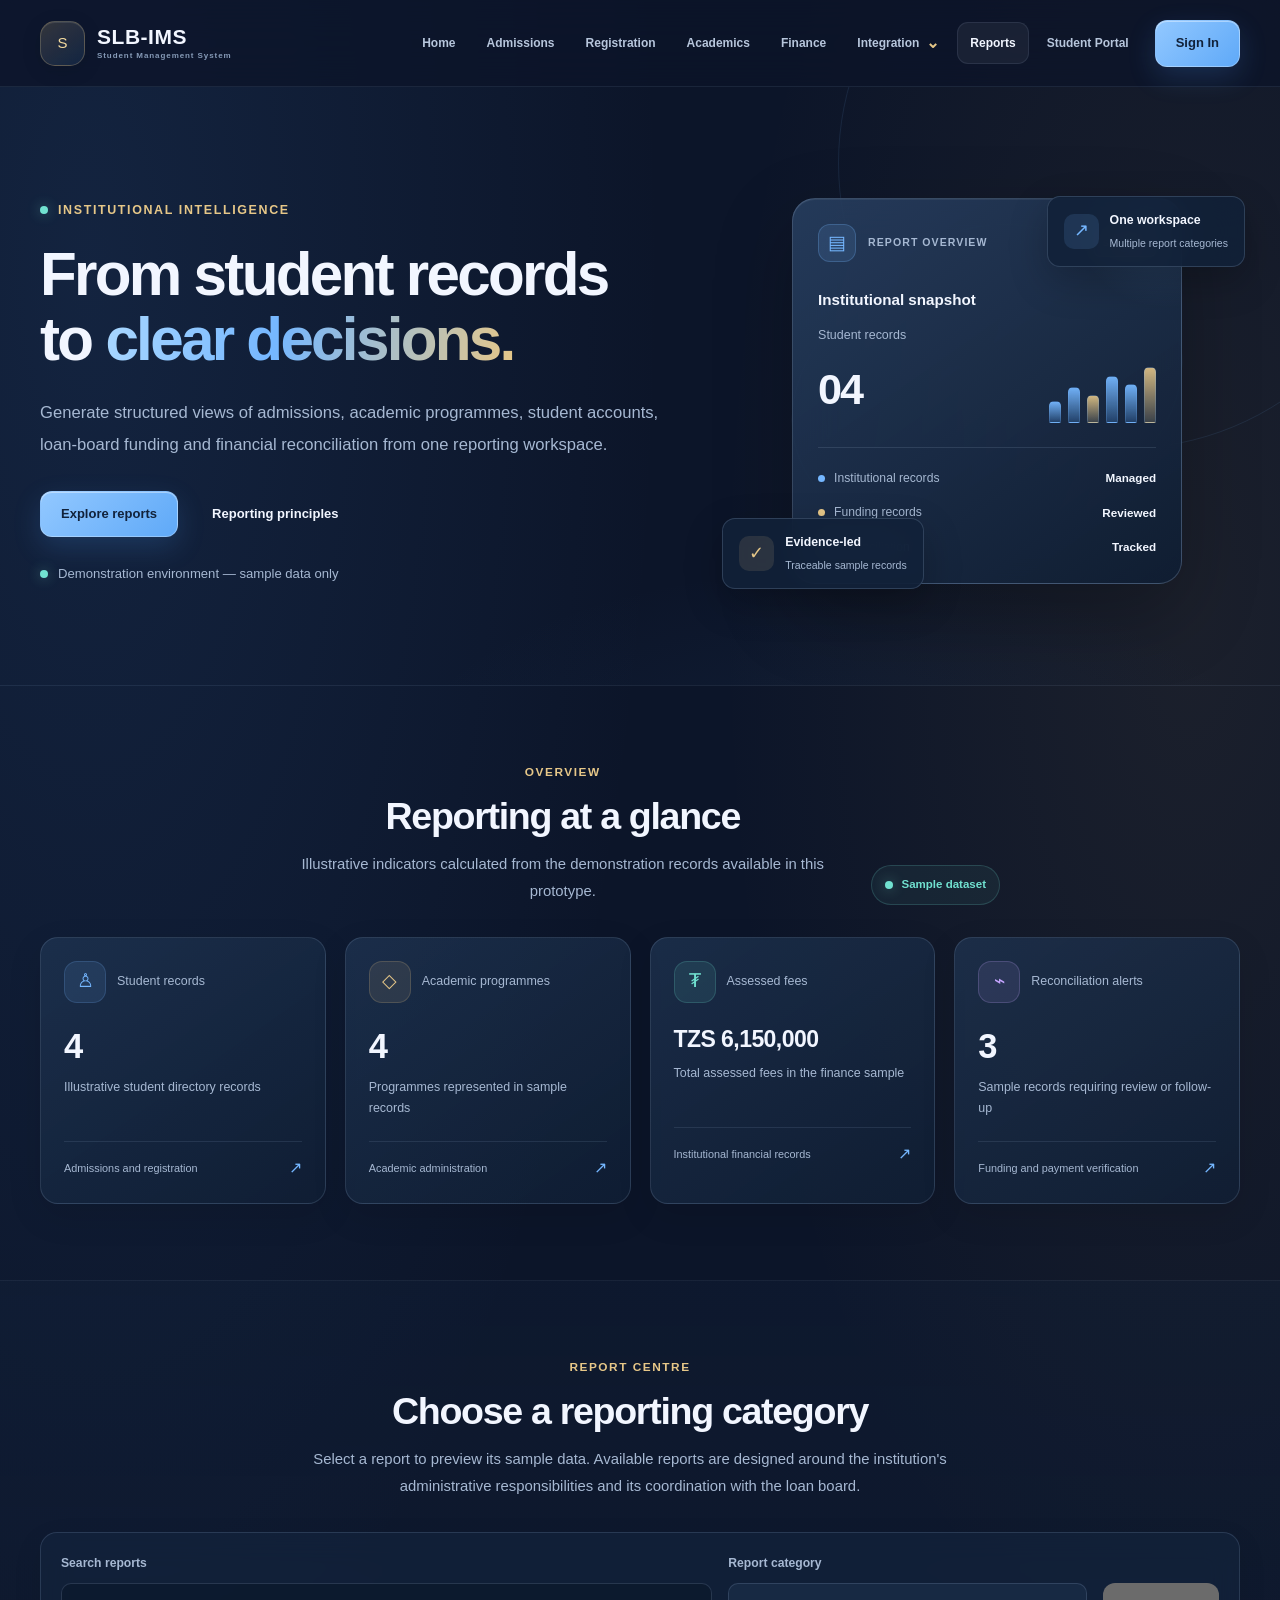
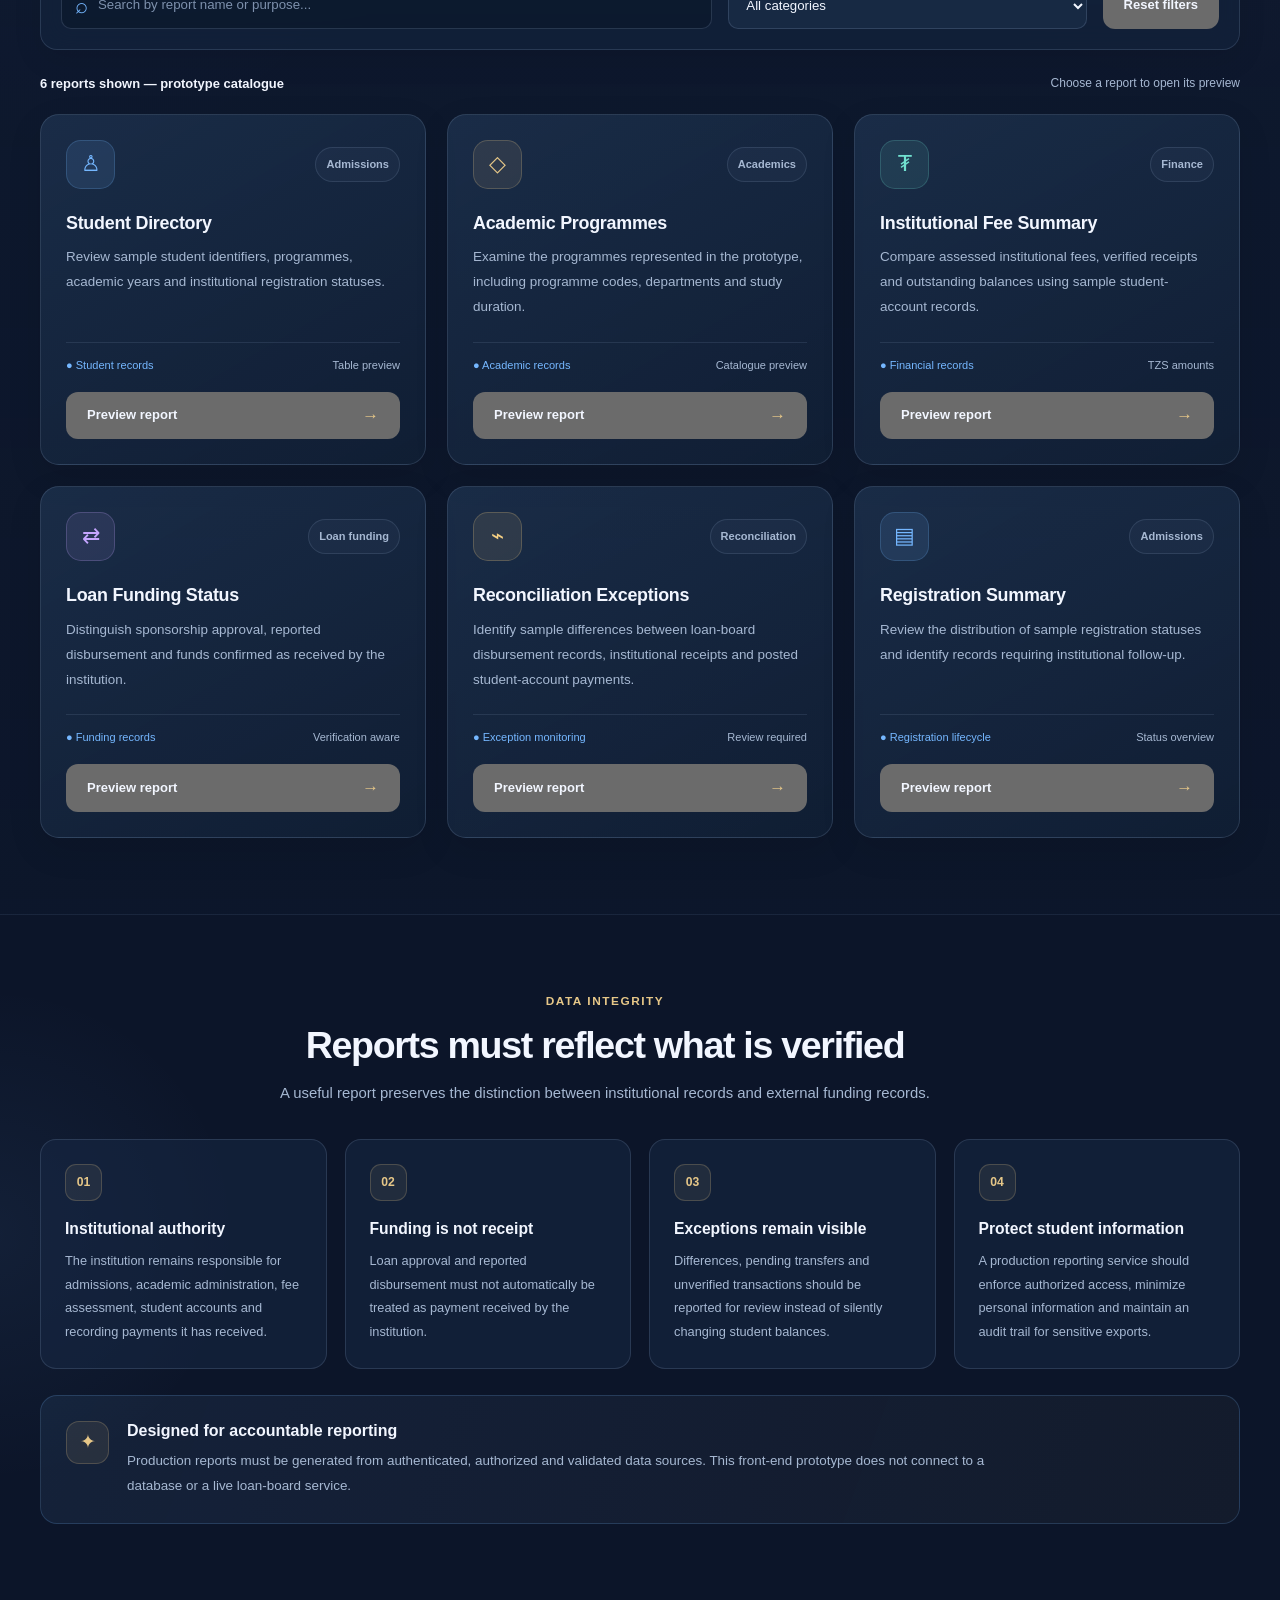
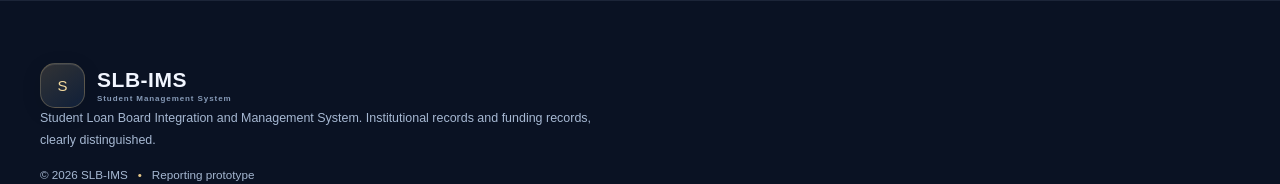
<file: final-year-projects/SLISM-student-loanboard-integration-system/reports.html>
<!DOCTYPE html>
<html lang="en">
<head>
    <meta charset="UTF-8">
    <meta name="viewport" content="width=device-width, initial-scale=1.0">
    <meta name="theme-color" content="#0c1529">

    <title>Reports | SLB-IMS</title>
    <meta name="description"
          content="SLB-IMS institutional reporting dashboard for admissions, academics, student finance, loan funding and reconciliation.">

    <link rel="stylesheet" href="style.css">
    <link rel="stylesheet" href="reports.css">

    <script src="script.js" defer></script>
    <script src="reports.js" defer></script>
</head>

<body class="reports-page">

<header class="site-header">
    <div class="container header-content">

        <a href="index.html" class="brand" aria-label="SLB-IMS Home">
            <span class="brand-icon">S</span>
            <span class="brand-text">
                <strong>SLB-IMS</strong>
                <small>Student Management System</small>
            </span>
        </a>

        <button class="menu-toggle"
                type="button"
                aria-label="Toggle navigation"
                aria-expanded="false">
            <span></span>
            <span></span>
            <span></span>
        </button>

        <nav class="main-navigation" aria-label="Main navigation">
            <a href="index.html" class="nav-link">Home</a>
            <a href="admissions.html" class="nav-link">Admissions</a>
            <a href="registration.html" class="nav-link">Registration</a>
            <a href="academics.html" class="nav-link">Academics</a>
            <a href="finance.html" class="nav-link">Finance</a>

            <div class="nav-dropdown">
                <button class="nav-link dropdown-toggle"
                        type="button"
                        aria-expanded="false">
                    Integration <span class="chevron">⌄</span>
                </button>

                <div class="dropdown-menu">
                    <a href="loan-integration.html" class="nav-link">
                        Loan Integration
                    </a>
                    <a href="reconciliation.html" class="nav-link">
                        Reconciliation
                    </a>
                </div>
            </div>

            <a href="reports.html"
               class="nav-link active"
               aria-current="page">
                Reports
            </a>

            <a href="student-portal.html" class="nav-link">
                Student Portal
            </a>

            <a href="login.html" class="button button-primary nav-cta">
                Sign In
            </a>
        </nav>

    </div>
</header>

<main>

    <!-- REPORTS HERO -->
    <section class="reports-hero">
        <div class="container">

            <div class="reports-hero-content">
                <div class="reports-hero-copy">

                    <span class="section-eyebrow">
                        <span class="eyebrow-dot"></span>
                        Institutional intelligence
                    </span>

                    <h1>
                        From student records to
                        <span class="text-gradient">clear decisions.</span>
                    </h1>

                    <p>
                        Generate structured views of admissions, academic
                        programmes, student accounts, loan-board funding
                        and financial reconciliation from one reporting
                        workspace.
                    </p>

                    <div class="reports-hero-actions">
                        <a href="#report-catalogue"
                           class="button button-primary">
                            Explore reports
                        </a>

                        <a href="#reporting-principles"
                           class="button button-secondary">
                            Reporting principles
                        </a>
                    </div>

                    <div class="reports-hero-note">
                        <span class="status-indicator"></span>
                        Demonstration environment — sample data only
                    </div>

                </div>

                <div class="reports-hero-visual" aria-hidden="true">
                    <div class="report-orbit orbit-one"></div>
                    <div class="report-orbit orbit-two"></div>

                    <div class="report-visual-card">
                        <div class="report-visual-top">
                            <span class="report-visual-icon">▤</span>
                            <span class="report-visual-label">
                                REPORT OVERVIEW
                            </span>
                            <span class="report-visual-status">SAMPLE</span>
                        </div>

                        <div class="report-visual-heading">
                            Institutional snapshot
                        </div>

                        <div class="report-visual-metric">
                            <div>
                                <span class="metric-caption">
                                    Student records
                                </span>
                                <strong>04</strong>
                            </div>

                            <div class="metric-mini-chart">
                                <span style="height: 35%"></span>
                                <span style="height: 58%"></span>
                                <span style="height: 46%"></span>
                                <span style="height: 76%"></span>
                                <span style="height: 63%"></span>
                                <span style="height: 92%"></span>
                            </div>
                        </div>

                        <div class="report-visual-divider"></div>

                        <div class="report-visual-row">
                            <span>
                                <i class="legend-dot legend-blue"></i>
                                Institutional records
                            </span>
                            <strong>Managed</strong>
                        </div>

                        <div class="report-visual-row">
                            <span>
                                <i class="legend-dot legend-gold"></i>
                                Funding records
                            </span>
                            <strong>Reviewed</strong>
                        </div>

                        <div class="report-visual-row">
                            <span>
                                <i class="legend-dot legend-teal"></i>
                                Reconciliation
                            </span>
                            <strong>Tracked</strong>
                        </div>
                    </div>

                    <div class="report-floating-note report-floating-top">
                        <span class="floating-note-icon">↗</span>
                        <div>
                            <strong>One workspace</strong>
                            <small>Multiple report categories</small>
                        </div>
                    </div>

                    <div class="report-floating-note report-floating-bottom">
                        <span class="floating-note-icon gold-icon">✓</span>
                        <div>
                            <strong>Evidence-led</strong>
                            <small>Traceable sample records</small>
                        </div>
                    </div>
                </div>
            </div>

        </div>
    </section>

    <!-- OVERVIEW STATISTICS -->
    <section class="reports-overview section-spacing">
        <div class="container">

            <div class="section-heading reports-section-heading">
                <div>
                    <span class="section-eyebrow">Overview</span>
                    <h2>Reporting at a glance</h2>
                    <p>
                        Illustrative indicators calculated from the
                        demonstration records available in this prototype.
                    </p>
                </div>

                <span class="demo-badge">
                    <span class="status-indicator"></span>
                    Sample dataset
                </span>
            </div>

            <div class="reports-stat-grid">

                <article class="report-stat-card">
                    <div class="report-stat-top">
                        <span class="report-stat-icon blue-stat-icon">♙</span>
                        <span class="report-stat-label">Student records</span>
                    </div>

                    <strong class="report-stat-value"
                            id="report-total-students">04</strong>

                    <p>Illustrative student directory records</p>

                    <div class="report-stat-footer">
                        <span>Admissions and registration</span>
                        <span class="stat-arrow">↗</span>
                    </div>
                </article>

                <article class="report-stat-card">
                    <div class="report-stat-top">
                        <span class="report-stat-icon gold-stat-icon">◇</span>
                        <span class="report-stat-label">Academic programmes</span>
                    </div>

                    <strong class="report-stat-value"
                            id="report-total-programmes">04</strong>

                    <p>Programmes represented in sample records</p>

                    <div class="report-stat-footer">
                        <span>Academic administration</span>
                        <span class="stat-arrow">↗</span>
                    </div>
                </article>

                <article class="report-stat-card">
                    <div class="report-stat-top">
                        <span class="report-stat-icon teal-stat-icon">₮</span>
                        <span class="report-stat-label">Assessed fees</span>
                    </div>

                    <strong class="report-stat-value report-money-value"
                            id="report-total-fees">TZS 6,150,000</strong>

                    <p>Total assessed fees in the finance sample</p>

                    <div class="report-stat-footer">
                        <span>Institutional financial records</span>
                        <span class="stat-arrow">↗</span>
                    </div>
                </article>

                <article class="report-stat-card">
                    <div class="report-stat-top">
                        <span class="report-stat-icon purple-stat-icon">⌁</span>
                        <span class="report-stat-label">
                            Reconciliation alerts
                        </span>
                    </div>

                    <strong class="report-stat-value"
                            id="report-reconciliation-alerts">03</strong>

                    <p>Sample records requiring review or follow-up</p>

                    <div class="report-stat-footer">
                        <span>Funding and payment verification</span>
                        <span class="stat-arrow">↗</span>
                    </div>
                </article>

            </div>
        </div>
    </section>

    <!-- REPORT CATALOGUE -->
    <section class="report-catalogue-section section-spacing"
             id="report-catalogue">

        <div class="container">

            <div class="section-heading">
                <div>
                    <span class="section-eyebrow">Report centre</span>
                    <h2>Choose a reporting category</h2>
                    <p>
                        Select a report to preview its sample data.
                        Available reports are designed around the
                        institution's administrative responsibilities
                        and its coordination with the loan board.
                    </p>
                </div>
            </div>

            <div class="report-toolbar">

                <div class="report-search-wrap">
                    <label for="report-search">Search reports</label>

                    <div class="report-search-control">
                        <span aria-hidden="true">⌕</span>
                        <input
                            type="search"
                            id="report-search"
                            placeholder="Search by report name or purpose..."
                            autocomplete="off">
                    </div>
                </div>

                <div class="report-filter-wrap">
                    <label for="report-category-filter">
                        Report category
                    </label>

                    <select id="report-category-filter">
                        <option value="all">All categories</option>
                        <option value="admissions">Admissions</option>
                        <option value="academics">Academics</option>
                        <option value="finance">Finance</option>
                        <option value="funding">Loan funding</option>
                        <option value="reconciliation">Reconciliation</option>
                    </select>
                </div>

                <button type="button"
                        id="reset-report-filters"
                        class="button button-secondary report-reset-button">
                    Reset filters
                </button>

            </div>

            <div class="report-results-heading">
                <p id="report-result-count" aria-live="polite">
                    6 reports available — prototype catalogue
                </p>
                <span>Choose a report to open its preview</span>
            </div>

            <div class="report-card-grid" id="report-catalogue">

                <!-- REPORT 1 -->
                <article class="report-card"
                         data-report-card
                         data-category="admissions"
                         data-search="admissions registration student directory enrolment status student records">

                    <div class="report-card-top">
                        <span class="report-card-icon report-icon-blue">♙</span>
                        <span class="report-category-tag">Admissions</span>
                    </div>

                    <h3>Student Directory</h3>

                    <p>
                        Review sample student identifiers, programmes,
                        academic years and institutional registration
                        statuses.
                    </p>

                    <div class="report-card-meta">
                        <span>● Student records</span>
                        <span>Table preview</span>
                    </div>

                    <button type="button"
                            class="button button-secondary report-open-button"
                            data-report="student-directory">
                        Preview report <span aria-hidden="true">→</span>
                    </button>
                </article>

                <!-- REPORT 2 -->
                <article class="report-card"
                         data-report-card
                         data-category="academics"
                         data-search="academic programmes departments programme catalogue study duration">

                    <div class="report-card-top">
                        <span class="report-card-icon report-icon-gold">◇</span>
                        <span class="report-category-tag">Academics</span>
                    </div>

                    <h3>Academic Programmes</h3>

                    <p>
                        Examine the programmes represented in the
                        prototype, including programme codes,
                        departments and study duration.
                    </p>

                    <div class="report-card-meta">
                        <span>● Academic records</span>
                        <span>Catalogue preview</span>
                    </div>

                    <button type="button"
                            class="button button-secondary report-open-button"
                            data-report="academic-programmes">
                        Preview report <span aria-hidden="true">→</span>
                    </button>
                </article>

                <!-- REPORT 3 -->
                <article class="report-card"
                         data-report-card
                         data-category="finance"
                         data-search="finance fee assessment payments received student balance outstanding charges">

                    <div class="report-card-top">
                        <span class="report-card-icon report-icon-teal">₮</span>
                        <span class="report-category-tag">Finance</span>
                    </div>

                    <h3>Institutional Fee Summary</h3>

                    <p>
                        Compare assessed institutional fees, verified
                        receipts and outstanding balances using sample
                        student-account records.
                    </p>

                    <div class="report-card-meta">
                        <span>● Financial records</span>
                        <span>TZS amounts</span>
                    </div>

                    <button type="button"
                            class="button button-secondary report-open-button"
                            data-report="finance-summary">
                        Preview report <span aria-hidden="true">→</span>
                    </button>
                </article>

                <!-- REPORT 4 -->
                <article class="report-card"
                         data-report-card
                         data-category="funding"
                         data-search="loan board sponsorship funding approved amount disbursement transfer received">

                    <div class="report-card-top">
                        <span class="report-card-icon report-icon-purple">⇄</span>
                        <span class="report-category-tag">Loan funding</span>
                    </div>

                    <h3>Loan Funding Status</h3>

                    <p>
                        Distinguish sponsorship approval, reported
                        disbursement and funds confirmed as received
                        by the institution.
                    </p>

                    <div class="report-card-meta">
                        <span>● Funding records</span>
                        <span>Verification aware</span>
                    </div>

                    <button type="button"
                            class="button button-secondary report-open-button"
                            data-report="loan-funding">
                        Preview report <span aria-hidden="true">→</span>
                    </button>
                </article>

                <!-- REPORT 5 -->
                <article class="report-card"
                         data-report-card
                         data-category="reconciliation"
                         data-search="reconciliation exceptions mismatch receipt verification payment posting discrepancy">

                    <div class="report-card-top">
                        <span class="report-card-icon report-icon-warning">⌁</span>
                        <span class="report-category-tag">Reconciliation</span>
                    </div>

                    <h3>Reconciliation Exceptions</h3>

                    <p>
                        Identify sample differences between loan-board
                        disbursement records, institutional receipts
                        and posted student-account payments.
                    </p>

                    <div class="report-card-meta">
                        <span>● Exception monitoring</span>
                        <span>Review required</span>
                    </div>

                    <button type="button"
                            class="button button-secondary report-open-button"
                            data-report="reconciliation-exceptions">
                        Preview report <span aria-hidden="true">→</span>
                    </button>
                </article>

                <!-- REPORT 6 -->
                <article class="report-card"
                         data-report-card
                         data-category="admissions"
                         data-search="registration status registered pending suspended admission records">

                    <div class="report-card-top">
                        <span class="report-card-icon report-icon-blue">▤</span>
                        <span class="report-category-tag">Admissions</span>
                    </div>

                    <h3>Registration Summary</h3>

                    <p>
                        Review the distribution of sample registration
                        statuses and identify records requiring
                        institutional follow-up.
                    </p>

                    <div class="report-card-meta">
                        <span>● Registration lifecycle</span>
                        <span>Status overview</span>
                    </div>

                    <button type="button"
                            class="button button-secondary report-open-button"
                            data-report="admissions-summary">
                        Preview report <span aria-hidden="true">→</span>
                    </button>
                </article>

            </div>

            <div id="report-empty-state"
                 class="report-empty-state"
                 hidden>
                <span class="empty-state-icon">⌕</span>
                <h3>No matching reports</h3>
                <p>
                    Try another search term or select a different category.
                </p>
                <button type="button"
                        class="button button-secondary"
                        id="report-empty-reset">
                    Clear filters
                </button>
            </div>

        </div>
    </section>

    <!-- REPORT PREVIEW -->
    <section class="report-preview-section section-spacing"
             id="report-preview-panel"
             hidden>

        <div class="container">

            <div class="report-preview-card">

                <div class="report-preview-header">
                    <div>
                        <span class="section-eyebrow">
                            Generated report preview
                        </span>

                        <h2 id="report-preview-title">
                            Report title
                        </h2>

                        <p id="report-preview-description">
                            Report description
                        </p>
                    </div>

                    <button type="button"
                            id="close-report-preview"
                            class="icon-button"
                            aria-label="Close report preview"
                            title="Close preview">
                        ×
                    </button>
                </div>

                <div class="report-preview-notice">
                    <span class="notice-icon">ⓘ</span>
                    <p>
                        <strong>Prototype preview:</strong>
                        these rows are illustrative sample data, not
                        verified institutional records or live loan-board
                        information.
                    </p>
                </div>

                <div class="report-preview-summary"
                     id="report-preview-summary">
                    <!-- Summary indicators are inserted by reports.js. -->
                </div>

                <div class="report-preview-table-wrap">
                    <table class="report-preview-table">
                        <thead id="report-preview-table-head">
                            <!-- Column headings are inserted by reports.js. -->
                        </thead>

                        <tbody id="report-preview-table-body">
                            <!-- Report rows are inserted by reports.js. -->
                        </tbody>
                    </table>
                </div>

                <div class="report-preview-footer">
                    <div class="report-generated-information">
                        <span class="generated-icon">◷</span>
                        <div>
                            <span>Preview generated</span>
                            <strong id="report-generated-at">
                                Not generated yet
                            </strong>
                        </div>
                    </div>

                    <button type="button"
                            id="export-report-csv"
                            class="button button-primary"
                            disabled>
                        Export CSV
                    </button>
                </div>

            </div>
        </div>
    </section>

    <!-- REPORTING PRINCIPLES -->
    <section class="reporting-principles-section section-spacing"
             id="reporting-principles">

        <div class="container">

            <div class="section-heading">
                <div>
                    <span class="section-eyebrow">Data integrity</span>
                    <h2>Reports must reflect what is verified</h2>
                    <p>
                        A useful report preserves the distinction between
                        institutional records and external funding records.
                    </p>
                </div>
            </div>

            <div class="report-principles-grid">

                <article class="report-principle-card">
                    <span class="principle-number">01</span>
                    <h3>Institutional authority</h3>
                    <p>
                        The institution remains responsible for admissions,
                        academic administration, fee assessment, student
                        accounts and recording payments it has received.
                    </p>
                </article>

                <article class="report-principle-card">
                    <span class="principle-number">02</span>
                    <h3>Funding is not receipt</h3>
                    <p>
                        Loan approval and reported disbursement must not
                        automatically be treated as payment received by
                        the institution.
                    </p>
                </article>

                <article class="report-principle-card">
                    <span class="principle-number">03</span>
                    <h3>Exceptions remain visible</h3>
                    <p>
                        Differences, pending transfers and unverified
                        transactions should be reported for review instead
                        of silently changing student balances.
                    </p>
                </article>

                <article class="report-principle-card">
                    <span class="principle-number">04</span>
                    <h3>Protect student information</h3>
                    <p>
                        A production reporting service should enforce
                        authorized access, minimize personal information
                        and maintain an audit trail for sensitive exports.
                    </p>
                </article>

            </div>

            <div class="reporting-integrity-banner">
                <div class="integrity-banner-icon">✦</div>

                <div>
                    <h3>Designed for accountable reporting</h3>
                    <p>
                        Production reports must be generated from
                        authenticated, authorized and validated data sources.
                        This front-end prototype does not connect to a
                        database or a live loan-board service.
                    </p>
                </div>
            </div>

        </div>
    </section>

</main>

<footer class="site-footer">
    <div class="container footer-content">

        <a href="index.html" class="brand footer-brand"
           aria-label="SLB-IMS Home">
            <span class="brand-icon">S</span>
            <span class="brand-text">
                <strong>SLB-IMS</strong>
                <small>Student Management System</small>
            </span>
        </a>

        <p>
            Student Loan Board Integration and Management System.
            Institutional records and funding records, clearly distinguished.
        </p>

        <div class="footer-meta">
            <span>© <span class="current-year">2026</span> SLB-IMS</span>
            <span class="footer-separator">•</span>
            <span>Reporting prototype</span>
        </div>

    </div>
</footer>

</body>
</html>
</file>
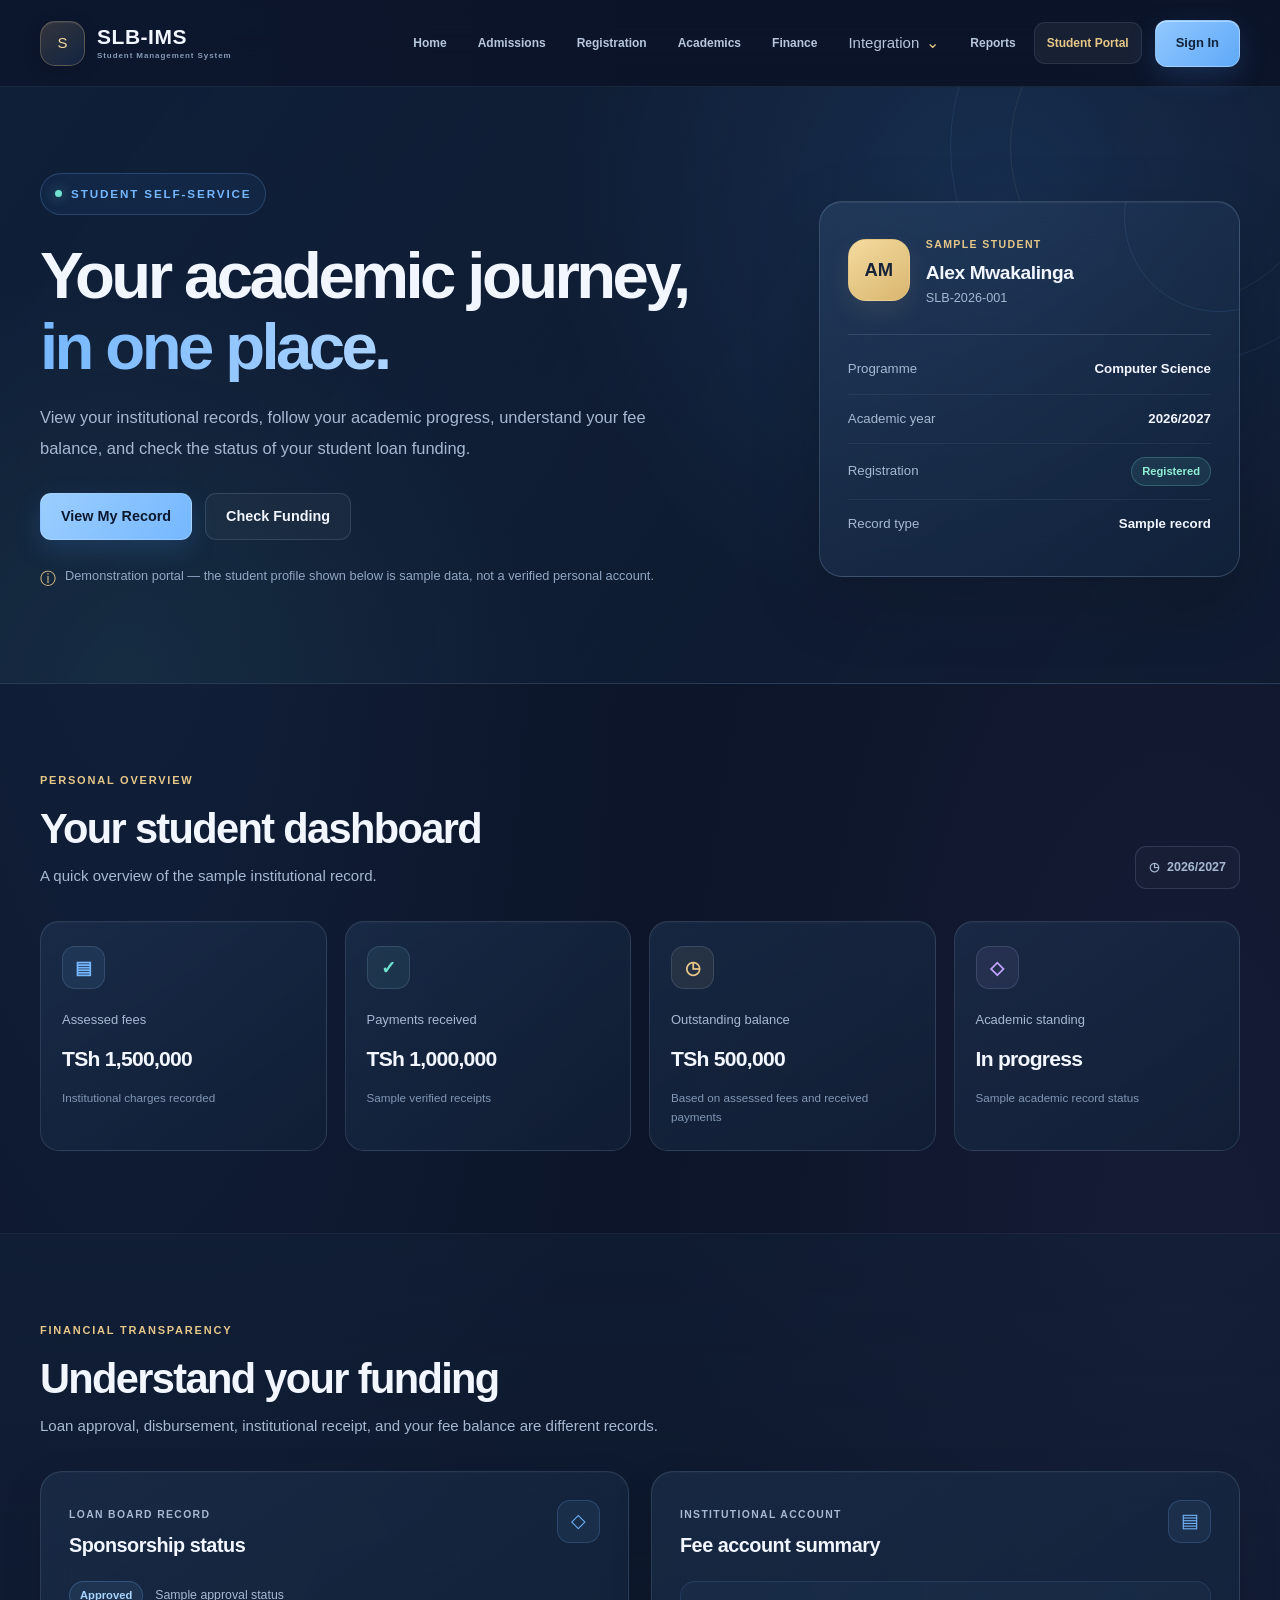
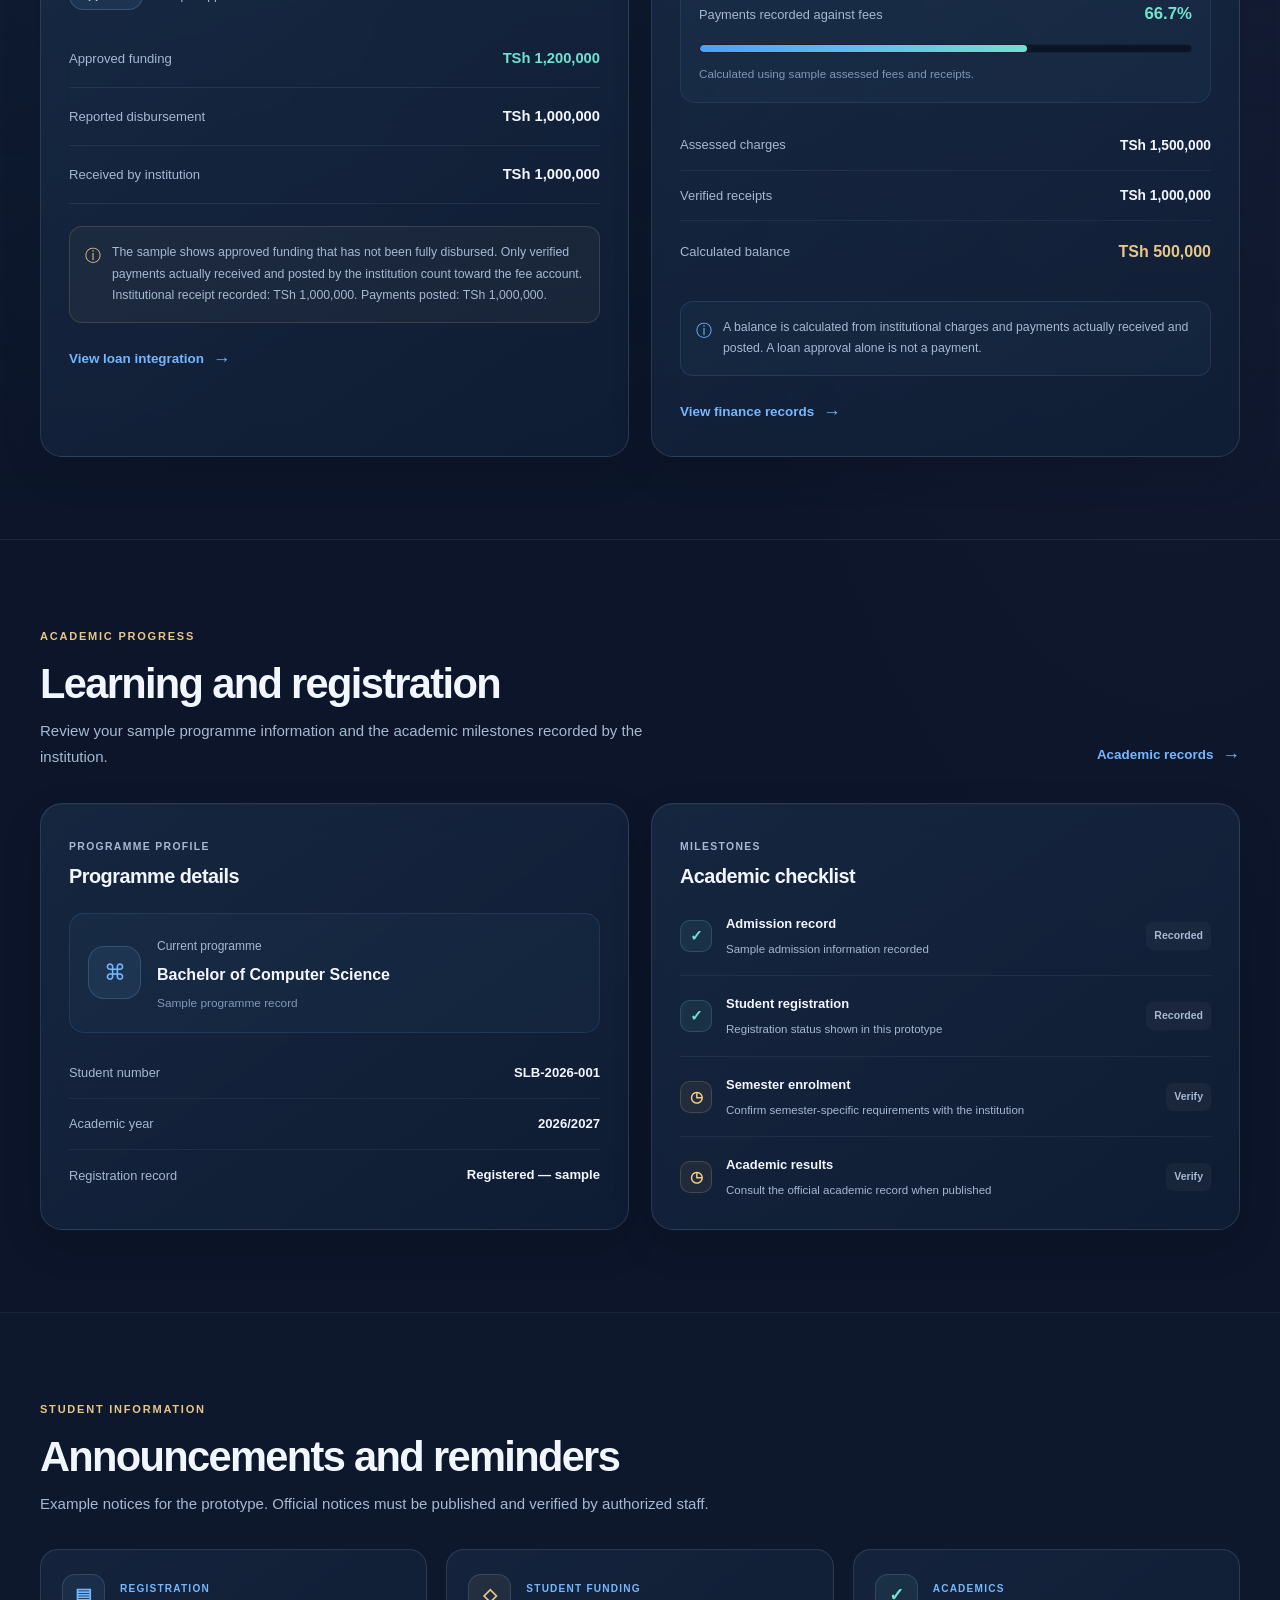
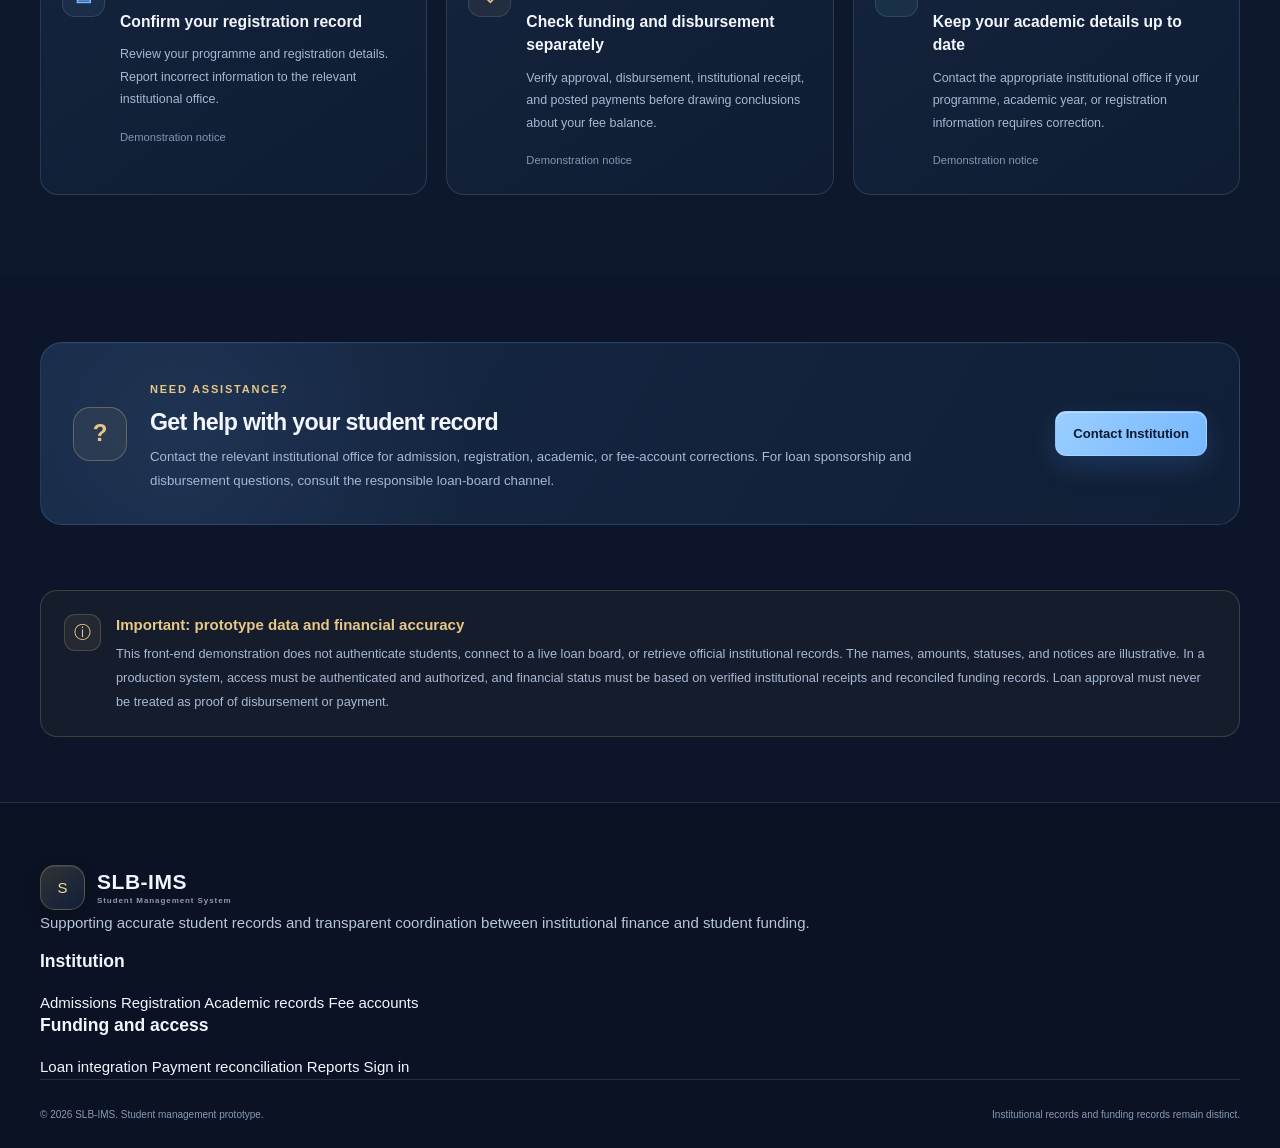
<file: final-year-projects/SLISM-student-loanboard-integration-system/student-portal.html>
<!DOCTYPE html>
<html lang="en">
<head>
    <meta charset="UTF-8">
    <meta name="viewport" content="width=device-width, initial-scale=1.0">
    <meta name="theme-color" content="#0c1529">
    <meta name="description" content="SLB-IMS student portal for institutional records, academic progress, fee statements, and student loan funding information.">
    <title>Student Portal | SLB-IMS</title>

    <link rel="stylesheet" href="style.css">
    <link rel="stylesheet" href="student-portal.css">

    <script src="script.js" defer></script>
    <script src="student-portal.js" defer></script>
</head>
<body class="student-portal-page">

<header class="site-header">
    <div class="container header-content">
        <a href="index.html" class="brand" aria-label="SLB-IMS Home">
            <span class="brand-icon">S</span>
            <span class="brand-text">
                <strong>SLB-IMS</strong>
                <small>Student Management System</small>
            </span>
        </a>

        <button class="menu-toggle" type="button"
                aria-label="Toggle navigation" aria-expanded="false">
            <span></span>
            <span></span>
            <span></span>
        </button>

        <nav class="main-navigation" aria-label="Main navigation">
            <a href="index.html" class="nav-link">Home</a>
            <a href="admissions.html" class="nav-link">Admissions</a>
            <a href="registration.html" class="nav-link">Registration</a>
            <a href="academics.html" class="nav-link">Academics</a>
            <a href="finance.html" class="nav-link">Finance</a>

            <div class="nav-dropdown">
                <button class="nav-link dropdown-toggle" type="button"
                        aria-expanded="false">
                    Integration <span class="chevron">⌄</span>
                </button>
                <div class="dropdown-menu">
                    <a href="loan-integration.html" class="nav-link">Loan Integration</a>
                    <a href="reconciliation.html" class="nav-link">Reconciliation</a>
                </div>
            </div>

            <a href="reports.html" class="nav-link">Reports</a>
            <a href="student-portal.html" class="nav-link active"
               aria-current="page">Student Portal</a>
            <a href="login.html" class="button button-primary nav-cta">Sign In</a>
        </nav>
    </div>
</header>

<main>
    <section class="portal-hero">
        <div class="container portal-hero-inner">
            <div class="portal-hero-copy">
                <span class="portal-eyebrow">
                    <span class="portal-eyebrow-dot"></span>
                    STUDENT SELF-SERVICE
                </span>

                <h1>Your academic journey, <span>in one place.</span></h1>

                <p>
                    View your institutional records, follow your academic
                    progress, understand your fee balance, and check the
                    status of your student loan funding.
                </p>

                <div class="portal-hero-actions">
                    <a href="#student-record" class="button button-primary">
                        View My Record
                    </a>
                    <a href="#funding-overview" class="button button-secondary">
                        Check Funding
                    </a>
                </div>

                <p class="portal-demo-notice">
                    <span aria-hidden="true">ⓘ</span>
                    Demonstration portal — the student profile shown below
                    is sample data, not a verified personal account.
                </p>
            </div>

            <aside class="portal-profile-card" aria-label="Sample student profile">
                <div class="portal-profile-top">
                    <div class="portal-avatar" aria-hidden="true">AM</div>
                    <div>
                        <span class="portal-profile-label">SAMPLE STUDENT</span>
                        <h2 id="portal-student-name">Alex Mwakalinga</h2>
                        <p id="portal-student-number">SLB-2026-001</p>
                    </div>
                </div>

                <div class="portal-profile-divider"></div>

                <div class="portal-profile-detail">
                    <span>Programme</span>
                    <strong id="portal-programme">Computer Science</strong>
                </div>

                <div class="portal-profile-detail">
                    <span>Academic year</span>
                    <strong id="portal-academic-year">2026/2027</strong>
                </div>

                <div class="portal-profile-detail">
                    <span>Registration</span>
                    <span id="portal-registration-status"
                          class="portal-status portal-status-success">
                        Registered
                    </span>
                </div>

                <div class="portal-profile-detail">
                    <span>Record type</span>
                    <strong>Sample record</strong>
                </div>
            </aside>
        </div>
    </section>

    <section class="portal-overview section-padding" id="student-record">
        <div class="container">
            <div class="portal-section-heading">
                <div>
                    <span class="portal-section-kicker">PERSONAL OVERVIEW</span>
                    <h2>Your student dashboard</h2>
                    <p>A quick overview of the sample institutional record.</p>
                </div>

                <span class="portal-year-chip">
                    <span aria-hidden="true">◷</span>
                    2026/2027
                </span>
            </div>

            <div class="portal-metric-grid">
                <article class="portal-metric-card portal-metric-blue">
                    <div class="portal-metric-icon" aria-hidden="true">▤</div>
                    <span class="portal-metric-label">Assessed fees</span>
                    <strong id="portal-assessed-fees">TZS 1,500,000</strong>
                    <p>Institutional charges recorded</p>
                </article>

                <article class="portal-metric-card portal-metric-teal">
                    <div class="portal-metric-icon" aria-hidden="true">✓</div>
                    <span class="portal-metric-label">Payments received</span>
                    <strong id="portal-received-payments">TZS 1,000,000</strong>
                    <p>Sample verified receipts</p>
                </article>

                <article class="portal-metric-card portal-metric-gold">
                    <div class="portal-metric-icon" aria-hidden="true">◷</div>
                    <span class="portal-metric-label">Outstanding balance</span>
                    <strong id="portal-fee-balance">TZS 500,000</strong>
                    <p>Based on assessed fees and received payments</p>
                </article>

                <article class="portal-metric-card portal-metric-purple">
                    <div class="portal-metric-icon" aria-hidden="true">◇</div>
                    <span class="portal-metric-label">Academic standing</span>
                    <strong id="portal-academic-standing">In progress</strong>
                    <p>Sample academic record status</p>
                </article>
            </div>
        </div>
    </section>

    <section class="portal-funding-section section-padding" id="funding-overview">
        <div class="container">
            <div class="portal-section-heading">
                <div>
                    <span class="portal-section-kicker">FINANCIAL TRANSPARENCY</span>
                    <h2>Understand your funding</h2>
                    <p>
                        Loan approval, disbursement, institutional receipt,
                        and your fee balance are different records.
                    </p>
                </div>
            </div>

            <div class="portal-funding-grid">
                <article class="portal-panel portal-loan-panel">
                    <div class="portal-panel-heading">
                        <div>
                            <span class="portal-panel-kicker">LOAN BOARD RECORD</span>
                            <h3>Sponsorship status</h3>
                        </div>
                        <span class="portal-panel-symbol" aria-hidden="true">◇</span>
                    </div>

                    <div class="portal-loan-status">
                        <span class="portal-status portal-status-info"
                              id="portal-loan-status">
                            Approved
                        </span>
                        <span class="portal-loan-status-caption">
                            Sample approval status
                        </span>
                    </div>

                    <div class="portal-amount-row">
                        <span>Approved funding</span>
                        <strong id="portal-approved-amount">TZS 1,200,000</strong>
                    </div>

                    <div class="portal-amount-row">
                        <span>Reported disbursement</span>
                        <strong id="portal-disbursed-amount">TZS 1,000,000</strong>
                    </div>

                    <div class="portal-amount-row">
                        <span>Received by institution</span>
                        <strong id="portal-institution-received">TZS 1,000,000</strong>
                    </div>

                    <div class="portal-funding-note">
                        <span aria-hidden="true">ⓘ</span>
                        <p id="portal-funding-explanation">
                            Approval does not mean the full amount has been
                            disbursed or received. Check the recorded amounts
                            and any outstanding verification separately.
                        </p>
                    </div>

                    <a href="loan-integration.html" class="portal-text-link">
                        View loan integration
                        <span aria-hidden="true">→</span>
                    </a>
                </article>

                <article class="portal-panel portal-fee-panel">
                    <div class="portal-panel-heading">
                        <div>
                            <span class="portal-panel-kicker">INSTITUTIONAL ACCOUNT</span>
                            <h3>Fee account summary</h3>
                        </div>
                        <span class="portal-panel-symbol" aria-hidden="true">▤</span>
                    </div>

                    <div class="portal-fee-summary">
                        <div class="portal-fee-summary-top">
                            <span>Payments recorded against fees</span>
                            <strong id="portal-payment-percentage">66.7%</strong>
                        </div>
                        <div class="portal-progress-track"
                             role="progressbar"
                             aria-label="Proportion of assessed fees received"
                             aria-valuemin="0"
                             aria-valuemax="100"
                             aria-valuenow="66.7"
                             id="portal-payment-progress">
                            <span id="portal-payment-progress-bar"
                                  style="width: 66.7%"></span>
                        </div>
                        <p>Calculated using sample assessed fees and receipts.</p>
                    </div>

                    <div class="portal-fee-breakdown">
                        <div>
                            <span>Assessed charges</span>
                            <strong id="portal-breakdown-assessed">TZS 1,500,000</strong>
                        </div>
                        <div>
                            <span>Verified receipts</span>
                            <strong id="portal-breakdown-received">TZS 1,000,000</strong>
                        </div>
                        <div class="portal-fee-balance-row">
                            <span>Calculated balance</span>
                            <strong id="portal-breakdown-balance">TZS 500,000</strong>
                        </div>
                    </div>

                    <div class="portal-funding-note portal-fee-note">
                        <span aria-hidden="true">ⓘ</span>
                        <p>
                            A balance is calculated from institutional charges
                            and payments actually received and posted. A loan
                            approval alone is not a payment.
                        </p>
                    </div>

                    <a href="finance.html" class="portal-text-link">
                        View finance records
                        <span aria-hidden="true">→</span>
                    </a>
                </article>
            </div>
        </div>
    </section>

    <section class="portal-academics-section section-padding">
        <div class="container">
            <div class="portal-section-heading">
                <div>
                    <span class="portal-section-kicker">ACADEMIC PROGRESS</span>
                    <h2>Learning and registration</h2>
                    <p>
                        Review your sample programme information and the
                        academic milestones recorded by the institution.
                    </p>
                </div>
                <a href="academics.html" class="portal-text-link">
                    Academic records <span aria-hidden="true">→</span>
                </a>
            </div>

            <div class="portal-academic-grid">
                <article class="portal-panel">
                    <div class="portal-panel-heading">
                        <div>
                            <span class="portal-panel-kicker">PROGRAMME PROFILE</span>
                            <h3>Programme details</h3>
                        </div>
                    </div>

                    <div class="portal-programme-visual">
                        <div class="portal-programme-icon" aria-hidden="true">⌘</div>
                        <div>
                            <span>Current programme</span>
                            <h4 id="portal-programme-detail">Bachelor of Computer Science</h4>
                            <p>Sample programme record</p>
                        </div>
                    </div>

                    <div class="portal-detail-list">
                        <div>
                            <span>Student number</span>
                            <strong>SLB-2026-001</strong>
                        </div>
                        <div>
                            <span>Academic year</span>
                            <strong>2026/2027</strong>
                        </div>
                        <div>
                            <span>Registration record</span>
                            <strong>Registered — sample</strong>
                        </div>
                    </div>
                </article>

                <article class="portal-panel">
                    <div class="portal-panel-heading">
                        <div>
                            <span class="portal-panel-kicker">MILESTONES</span>
                            <h3>Academic checklist</h3>
                        </div>
                    </div>

                    <div class="portal-checklist" id="portal-academic-checklist">
                        <div class="portal-checklist-item">
                            <span class="portal-check-icon is-complete" aria-hidden="true">✓</span>
                            <div>
                                <strong>Admission record</strong>
                                <p>Sample admission information recorded</p>
                            </div>
                            <span class="portal-check-state">Recorded</span>
                        </div>

                        <div class="portal-checklist-item">
                            <span class="portal-check-icon is-complete" aria-hidden="true">✓</span>
                            <div>
                                <strong>Student registration</strong>
                                <p>Registration status shown in this prototype</p>
                            </div>
                            <span class="portal-check-state">Recorded</span>
                        </div>

                        <div class="portal-checklist-item">
                            <span class="portal-check-icon is-pending" aria-hidden="true">◷</span>
                            <div>
                                <strong>Semester enrolment</strong>
                                <p>Confirm semester-specific requirements with the institution</p>
                            </div>
                            <span class="portal-check-state">Verify</span>
                        </div>

                        <div class="portal-checklist-item">
                            <span class="portal-check-icon is-pending" aria-hidden="true">◷</span>
                            <div>
                                <strong>Academic results</strong>
                                <p>Consult the official academic record when published</p>
                            </div>
                            <span class="portal-check-state">Verify</span>
                        </div>
                    </div>
                </article>
            </div>
        </div>
    </section>

    <section class="portal-announcements-section section-padding">
        <div class="container">
            <div class="portal-section-heading">
                <div>
                    <span class="portal-section-kicker">STUDENT INFORMATION</span>
                    <h2>Announcements and reminders</h2>
                    <p>
                        Example notices for the prototype. Official notices
                        must be published and verified by authorized staff.
                    </p>
                </div>
            </div>

            <div class="portal-announcement-grid" id="portal-announcements">
                <article class="portal-announcement-card">
                    <div class="portal-announcement-icon portal-announcement-blue"
                         aria-hidden="true">▤</div>
                    <div class="portal-announcement-content">
                        <span class="portal-announcement-category">REGISTRATION</span>
                        <h3>Confirm your registration record</h3>
                        <p>
                            Review your programme and registration details.
                            Report incorrect information to the relevant
                            institutional office.
                        </p>
                        <span class="portal-announcement-date">Demonstration notice</span>
                    </div>
                </article>

                <article class="portal-announcement-card">
                    <div class="portal-announcement-icon portal-announcement-gold"
                         aria-hidden="true">◇</div>
                    <div class="portal-announcement-content">
                        <span class="portal-announcement-category">STUDENT FUNDING</span>
                        <h3>Check funding and disbursement separately</h3>
                        <p>
                            Verify approval, disbursement, institutional
                            receipt, and posted payments before drawing
                            conclusions about your fee balance.
                        </p>
                        <span class="portal-announcement-date">Demonstration notice</span>
                    </div>
                </article>

                <article class="portal-announcement-card">
                    <div class="portal-announcement-icon portal-announcement-teal"
                         aria-hidden="true">✓</div>
                    <div class="portal-announcement-content">
                        <span class="portal-announcement-category">ACADEMICS</span>
                        <h3>Keep your academic details up to date</h3>
                        <p>
                            Contact the appropriate institutional office
                            if your programme, academic year, or registration
                            information requires correction.
                        </p>
                        <span class="portal-announcement-date">Demonstration notice</span>
                    </div>
                </article>
            </div>
        </div>
    </section>

    <section class="portal-support-section">
        <div class="container">
            <div class="portal-support-card">
                <div class="portal-support-icon" aria-hidden="true">?</div>
                <div class="portal-support-copy">
                    <span class="portal-section-kicker">NEED ASSISTANCE?</span>
                    <h2>Get help with your student record</h2>
                    <p>
                        Contact the relevant institutional office for admission,
                        registration, academic, or fee-account corrections.
                        For loan sponsorship and disbursement questions, consult
                        the responsible loan-board channel.
                    </p>
                </div>
                <a href="index.html#contact" class="button button-primary">
                    Contact Institution
                </a>
            </div>
        </div>
    </section>

    <section class="portal-integrity-section">
        <div class="container">
            <div class="portal-integrity-note">
                <span class="portal-integrity-icon" aria-hidden="true">ⓘ</span>
                <div>
                    <h3>Important: prototype data and financial accuracy</h3>
                    <p>
                        This front-end demonstration does not authenticate students,
                        connect to a live loan board, or retrieve official institutional
                        records. The names, amounts, statuses, and notices are illustrative.
                        In a production system, access must be authenticated and authorized,
                        and financial status must be based on verified institutional receipts
                        and reconciled funding records. Loan approval must never be treated
                        as proof of disbursement or payment.
                    </p>
                </div>
            </div>
        </div>
    </section>
</main>

<footer class="site-footer">
    <div class="container footer-content">
        <div class="footer-brand">
            <a href="index.html" class="brand">
                <span class="brand-icon">S</span>
                <span class="brand-text">
                    <strong>SLB-IMS</strong>
                    <small>Student Management System</small>
                </span>
            </a>
            <p>
                Supporting accurate student records and transparent
                coordination between institutional finance and student funding.
            </p>
        </div>

        <div class="footer-links">
            <h3>Institution</h3>
            <a href="admissions.html">Admissions</a>
            <a href="registration.html">Registration</a>
            <a href="academics.html">Academic records</a>
            <a href="finance.html">Fee accounts</a>
        </div>

        <div class="footer-links">
            <h3>Funding and access</h3>
            <a href="loan-integration.html">Loan integration</a>
            <a href="reconciliation.html">Payment reconciliation</a>
            <a href="reports.html">Reports</a>
            <a href="login.html">Sign in</a>
        </div>
    </div>

    <div class="container footer-bottom">
        <p>© <span id="current-year">2026</span> SLB-IMS. Student management prototype.</p>
        <p>Institutional records and funding records remain distinct.</p>
    </div>
</footer>

</body>
</html>
</file>
<file: final-year-projects/SLISM-student-loanboard-integration-system/style.css>
/* =========================================================
   SLB-IMS | MODERN GLASS INTERFACE
   File: style.css
   Design: Sapphire glass, champagne gold and soft teal
   ========================================================= */

/* ==================== 1. DESIGN TOKENS ==================== */

:root {
    color-scheme: dark;

    --bg-primary: #0c1529;
    --bg-secondary: #101e36;
    --bg-tertiary: #152743;

    --glass: rgba(27, 48, 79, 0.55);
    --glass-light: rgba(255, 255, 255, 0.055);
    --glass-strong: rgba(21, 39, 65, 0.88);

    --border: rgba(181, 207, 240, 0.14);
    --border-highlight: rgba(191, 217, 255, 0.24);

    --text-primary: #f2f6ff;
    --text-secondary: #b7c6dc;
    --text-muted: #879bb8;

    --blue: #75b7ff;
    --blue-bright: #4b9fff;
    --blue-deep: #367dd6;

    --gold: #e6c788;
    --gold-bright: #f4db9f;
    --gold-soft: rgba(230, 199, 136, 0.13);

    --teal: #71e1d0;
    --teal-soft: rgba(113, 225, 208, 0.12);

    --success: #81e6b4;
    --danger: #ff929b;

    --shadow-soft:
        0 16px 45px rgba(0, 0, 0, 0.16);

    --shadow-deep:
        0 28px 75px rgba(0, 0, 0, 0.28);

    --glow-blue:
        0 0 42px rgba(75, 159, 255, 0.13);

    --radius-small: 12px;
    --radius-medium: 20px;
    --radius-large: 28px;
    --radius-pill: 999px;

    --container: 1200px;

    --font-body: "DM Sans", sans-serif;
    --font-heading: "Manrope", sans-serif;

    --transition: 220ms ease;
}


/* ==================== 2. RESET AND BASE ==================== */

* {
    box-sizing: border-box;
}

html {
    scroll-behavior: smooth;
    scroll-padding-top: 110px;
}

body {
    min-width: 320px;
    margin: 0;
    overflow-x: hidden;

    background:
        radial-gradient(
            ellipse at 15% 0%,
            rgba(61, 119, 194, 0.13),
            transparent 38%
        ),
        radial-gradient(
            ellipse at 90% 35%,
            rgba(68, 165, 166, 0.07),
            transparent 35%
        ),
        linear-gradient(
            145deg,
            #0c1529 0%,
            #101e36 48%,
            #0b172b 100%
        );

    color: var(--text-primary);
    font-family: var(--font-body);
    font-size: 15px;
    line-height: 1.7;

    -webkit-font-smoothing: antialiased;
    text-rendering: optimizeLegibility;
}

body,
button,
input,
select,
textarea {
    font-family: var(--font-body);
}

button,
a {
    -webkit-tap-highlight-color: transparent;
}

button {
    color: inherit;
}

a {
    color: inherit;
    text-decoration: none;
}

button:focus-visible,
a:focus-visible {
    outline: 3px solid var(--gold);
    outline-offset: 5px;
}

img,
svg {
    display: block;
    max-width: 100%;
}

svg {
    width: 100%;
    height: 100%;
}

h1,
h2,
h3,
p {
    margin-top: 0;
}

h1,
h2,
h3 {
    font-family: var(--font-heading);
    line-height: 1.2;
}

h1,
h2 {
    letter-spacing: -0.045em;
}

p {
    color: var(--text-secondary);
}

::selection {
    color: #0c1529;
    background: var(--gold);
}

.container {
    width: min(var(--container), calc(100% - 64px));
    margin-inline: auto;
}


/* ==================== 3. BACKGROUND ATMOSPHERE ==================== */

.page-background {
    position: fixed;
    inset: 0;
    z-index: -1;
    overflow: hidden;
    pointer-events: none;
}

.background-orb {
    position: absolute;
    border-radius: 50%;
    filter: blur(90px);
    opacity: 0.18;
}

.orb-one {
    top: 10%;
    left: -180px;
    width: 430px;
    height: 430px;
    background: #2467bc;
}

.orb-two {
    top: 30%;
    right: -220px;
    width: 480px;
    height: 480px;
    background: #287e87;
    opacity: 0.10;
}

.orb-three {
    bottom: -240px;
    left: 35%;
    width: 500px;
    height: 500px;
    background: #aa8951;
    opacity: 0.075;
}


/* ==================== 4. HEADER ==================== */

.site-header {
    position: sticky;
    top: 0;
    z-index: 100;

    background: rgba(12, 21, 41, 0.76);
    border-bottom: 1px solid rgba(181, 207, 240, 0.09);

    backdrop-filter: blur(24px);
    -webkit-backdrop-filter: blur(24px);
}

.header-content {
    min-height: 86px;

    display: flex;
    align-items: center;
    justify-content: space-between;
    gap: 30px;
}

.brand {
    display: inline-flex;
    flex-shrink: 0;
    align-items: center;
    gap: 12px;
}

.brand-icon {
    display: grid;
    width: 45px;
    height: 45px;
    padding: 8px;

    place-items: center;

    color: var(--gold-bright);

    background:
        linear-gradient(
            145deg,
            rgba(230, 199, 136, 0.18),
            rgba(75, 159, 255, 0.10)
        );

    border: 1px solid rgba(230, 199, 136, 0.27);
    border-radius: 15px;

    box-shadow:
        inset 0 1px 0 rgba(255, 255, 255, 0.09),
        0 5px 20px rgba(0, 0, 0, 0.12);
}

.brand-text {
    display: flex;
    flex-direction: column;
    gap: 1px;
}

.brand-text strong {
    color: var(--text-primary);
    font-family: var(--font-heading);
    font-size: 21px;
    font-weight: 800;
    letter-spacing: 0.025em;
    line-height: 1.2;
}

.brand-text small {
    color: var(--text-muted);
    font-size: 8px;
    font-weight: 700;
    letter-spacing: 0.115em;
    line-height: 1.5;
}

.main-navigation {
    display: flex;
    align-items: center;
    gap: 5px;
}

.nav-link {
    position: relative;

    display: inline-flex;
    align-items: center;
    justify-content: center;
    gap: 7px;

    min-height: 42px;
    padding: 10px 12px;

    color: var(--text-secondary);
    background: transparent;
    border: 1px solid transparent;
    border-radius: 11px;

    font-size: 12px;
    font-weight: 600;

    white-space: nowrap;
    cursor: pointer;

    transition:
        color var(--transition),
        background var(--transition),
        border-color var(--transition);
}

.nav-link:hover,
.nav-link.active {
    color: var(--text-primary);
    background: rgba(255, 255, 255, 0.055);
}

.nav-link.active {
    border-color: rgba(181, 207, 240, 0.10);
}

.chevron {
    color: var(--gold);
    font-size: 16px;
    line-height: 1;
    transition: transform var(--transition);
}

.nav-dropdown {
    position: relative;
}

.nav-dropdown:hover .chevron,
.nav-dropdown:focus-within .chevron {
    transform: rotate(180deg);
}

.dropdown-menu {
    position: absolute;
    top: calc(100% + 12px);
    left: 0;
    z-index: 110;

    display: flex;
    flex-direction: column;
    gap: 3px;

    width: 235px;
    padding: 9px;

    background: rgba(17, 32, 55, 0.97);
    border: 1px solid var(--border-highlight);
    border-radius: 17px;

    box-shadow: var(--shadow-deep);

    backdrop-filter: blur(24px);
    -webkit-backdrop-filter: blur(24px);

    opacity: 0;
    visibility: hidden;
    pointer-events: none;

    transform: translateY(8px);

    transition:
        opacity var(--transition),
        visibility var(--transition),
        transform var(--transition);
}

.nav-dropdown:hover .dropdown-menu,
.nav-dropdown:focus-within .dropdown-menu,
.nav-dropdown.open .dropdown-menu {
    opacity: 1;
    visibility: visible;
    pointer-events: auto;
    transform: translateY(0);
}

.dropdown-menu a {
    padding: 11px 12px;

    color: var(--text-secondary);
    border-radius: 9px;

    font-size: 12px;
    font-weight: 500;

    transition:
        color var(--transition),
        background var(--transition);
}

.dropdown-menu a:hover,
.dropdown-menu a:focus-visible {
    color: var(--gold-bright);
    background: rgba(230, 199, 136, 0.09);
}

.nav-cta {
    display: inline-flex;
    align-items: center;
    justify-content: center;
    gap: 9px;

    min-height: 43px;
    margin-left: 8px;
    padding: 10px 18px;

    color: #15223a;

    background:
        linear-gradient(
            135deg,
            #f1dba9 0%,
            #dfbd7b 100%
        );

    border: 1px solid rgba(255, 255, 255, 0.24);
    border-radius: 12px;

    box-shadow:
        0 7px 20px rgba(207, 169, 97, 0.12),
        inset 0 1px 0 rgba(255, 255, 255, 0.45);

    font-size: 12px;
    font-weight: 800;
    white-space: nowrap;

    transition:
        transform var(--transition),
        box-shadow var(--transition);
}

.nav-cta:hover {
    transform: translateY(-2px);
    box-shadow: 0 12px 28px rgba(207, 169, 97, 0.20);
}

.nav-cta span {
    font-size: 16px;
}

.menu-toggle {
    display: none;
}


/* ==================== 5. BUTTONS ==================== */

.button {
    display: inline-flex;
    align-items: center;
    justify-content: center;
    gap: 12px;

    min-height: 47px;
    padding: 12px 20px;

    border: 1px solid transparent;
    border-radius: 12px;

    font-size: 13px;
    font-weight: 700;
    line-height: 1.3;

    cursor: pointer;

    transition:
        transform var(--transition),
        box-shadow var(--transition),
        background var(--transition),
        border-color var(--transition);
}

.button:hover {
    transform: translateY(-2px);
}

.button-primary {
    color: #11223b;

    background:
        linear-gradient(
            135deg,
            #92c8ff,
            #5fa9f8
        );

    border-color: rgba(255, 255, 255, 0.23);

    box-shadow:
        0 10px 28px rgba(75, 159, 255, 0.18),
        inset 0 1px 0 rgba(255, 255, 255, 0.38);
}

.button-primary:hover {
    box-shadow: 0 14px 35px rgba(75, 159, 255, 0.26);
}

.button-outline {
    color: var(--text-primary);
    background: rgba(255, 255, 255, 0.035);
    border-color: var(--border-highlight);
}

.button-outline:hover {
    background: rgba(255, 255, 255, 0.075);
    border-color: rgba(181, 207, 240, 0.35);
}

.button-large {
    min-height: 53px;
    padding: 15px 23px;
}


/* ==================== 6. HERO ==================== */

.hero-section {
    position: relative;
    padding: 95px 0 100px;
}

.hero-grid {
    display: grid;
    grid-template-columns: minmax(0, 1.02fr) minmax(0, 0.98fr);
    align-items: center;
    gap: 62px;
}

.hero-content {
    position: relative;
    z-index: 2;
}

.eyebrow {
    display: inline-flex;
    align-items: center;
    gap: 10px;

    margin-bottom: 26px;
    padding: 9px 13px;

    color: #d4e5fb;

    background: rgba(103, 166, 238, 0.08);
    border: 1px solid rgba(117, 183, 255, 0.17);
    border-radius: var(--radius-pill);

    font-size: 9px;
    font-weight: 800;
    letter-spacing: 0.12em;
}

.status-dot {
    width: 7px;
    height: 7px;

    background: var(--teal);
    border-radius: 50%;

    box-shadow: 0 0 12px rgba(113, 225, 208, 0.65);
}

.hero-content h1 {
    max-width: 680px;
    margin-bottom: 24px;

    color: var(--text-primary);

    font-size: clamp(40px, 4.4vw, 61px);
    font-weight: 800;
    line-height: 1.12;
}

.gradient-text {
    color: transparent;

    background:
        linear-gradient(
            100deg,
            #b6dcff 0%,
            #76b9ff 50%,
            #a7d7ed 100%
        );

    background-clip: text;
    -webkit-background-clip: text;
}

.gold-text {
    color: transparent;

    background:
        linear-gradient(
            110deg,
            #f5dfa9,
            #d5ad66
        );

    background-clip: text;
    -webkit-background-clip: text;
}

.hero-description {
    max-width: 560px;
    margin-bottom: 31px;

    color: var(--text-secondary);

    font-size: 15px;
    line-height: 1.95;
}

.hero-actions {
    display: flex;
    flex-wrap: wrap;
    gap: 12px;
}

.hero-note {
    display: flex;
    align-items: flex-start;
    gap: 10px;

    margin-top: 26px;

    color: var(--text-muted);
    font-size: 11px;
    line-height: 1.8;
}

.note-icon {
    color: var(--gold);
    font-size: 16px;
}


/* ==================== 7. HERO VISUAL ==================== */

.hero-visual {
    position: relative;
    display: grid;
    min-width: 0;
    min-height: 500px;
    place-items: center;
}

.visual-glow {
    position: absolute;
    inset: 12% 5%;

    background:
        radial-gradient(
            ellipse,
            rgba(75, 159, 255, 0.17),
            rgba(71, 135, 193, 0.055) 42%,
            transparent 72%
        );

    filter: blur(28px);
}

.welcome-card {
    position: relative;
    z-index: 2;

    width: min(100%, 455px);
    padding: 23px;

    background:
        linear-gradient(
            145deg,
            rgba(35, 60, 94, 0.76),
            rgba(16, 32, 55, 0.78)
        );

    border: 1px solid rgba(181, 207, 240, 0.20);
    border-radius: 26px;

    box-shadow:
        var(--shadow-deep),
        var(--glow-blue),
        inset 0 1px 0 rgba(255, 255, 255, 0.09);

    backdrop-filter: blur(26px);
    -webkit-backdrop-filter: blur(26px);
}

.welcome-card-header {
    display: flex;
    align-items: center;
    justify-content: space-between;
    gap: 12px;
}

.card-overline {
    display: block;
    margin-bottom: 7px;

    color: var(--text-muted);

    font-size: 9px;
    font-weight: 800;
    letter-spacing: 0.13em;
}

.welcome-card-header h2 {
    margin-bottom: 0;

    font-size: 17px;
    font-weight: 700;
    letter-spacing: -0.025em;
}

.live-indicator {
    display: inline-flex;
    align-items: center;
    gap: 6px;

    padding: 6px 8px;

    color: #a7ead4;
    background: rgba(113, 225, 208, 0.075);
    border: 1px solid rgba(113, 225, 208, 0.15);
    border-radius: var(--radius-pill);

    font-size: 8px;
    font-weight: 800;
    letter-spacing: 0.07em;
    white-space: nowrap;
}

.live-indicator span {
    width: 6px;
    height: 6px;

    background: var(--teal);
    border-radius: 50%;
}

.illustration {
    position: relative;
    display: grid;

    height: 285px;
    margin: 18px 0 13px;

    place-items: center;
    overflow: hidden;

    background:
        radial-gradient(
            ellipse at center,
            rgba(87, 154, 220, 0.12),
            transparent 68%
        );

    border: 1px solid rgba(181, 207, 240, 0.08);
    border-radius: 20px;
}

.illustration-circle {
    position: absolute;
    border: 1px solid rgba(145, 191, 241, 0.15);
    border-radius: 50%;
}

.circle-outer {
    width: 245px;
    height: 245px;
}

.circle-middle {
    width: 190px;
    height: 190px;
    border-color: rgba(230, 199, 136, 0.20);
}

.circle-inner {
    width: 135px;
    height: 135px;

    background:
        radial-gradient(
            circle,
            rgba(102, 171, 236, 0.14),
            transparent 72%
        );

    border-color: rgba(145, 191, 241, 0.20);
}

.student-figure {
    position: absolute;
    bottom: 26px;
    z-index: 2;

    width: 155px;
    height: 185px;
}

.student-head {
    position: absolute;
    top: 20px;
    left: 48px;

    width: 60px;
    height: 68px;

    background:
        linear-gradient(
            145deg,
            #e5b48c,
            #bd825f
        );

    border: 2px solid rgba(255, 255, 255, 0.13);
    border-radius: 47% 47% 44% 44%;

    box-shadow: 0 8px 24px rgba(0, 0, 0, 0.13);
}

.student-hair {
    position: absolute;
    top: -5px;
    left: -2px;

    width: 64px;
    height: 35px;

    background:
        linear-gradient(
            135deg,
            #243249,
            #101c2d
        );

    border-radius: 50% 50% 28% 28%;
}

.student-body {
    position: absolute;
    bottom: 0;
    left: 20px;

    width: 116px;
    height: 105px;

    background:
        linear-gradient(
            145deg,
            #78b8ef,
            #3478bd
        );

    border: 1px solid rgba(255, 255, 255, 0.18);
    border-radius: 48px 48px 15px 15px;
}

.student-arm {
    position: absolute;
    right: 8px;
    bottom: 36px;

    width: 48px;
    height: 17px;

    background: #d9a580;
    border-radius: 12px;

    transform: rotate(-35deg);
    transform-origin: left center;
}

.student-book {
    position: absolute;
    right: -3px;
    bottom: 45px;

    width: 43px;
    height: 54px;

    background:
        linear-gradient(
            90deg,
            #e6c788 0%,
            #f5dfad 12%,
            #f5dfad 88%,
            #d2ac69 100%
        );

    border: 1px solid rgba(255, 255, 255, 0.24);
    border-radius: 4px;

    transform: rotate(-13deg);
}

.graduation-cap {
    position: absolute;
    top: 50px;
    z-index: 4;

    width: 94px;
    height: 37px;

    background: #243e62;
    border: 2px solid var(--gold);
    clip-path: polygon(50% 0, 100% 35%, 50% 70%, 0 35%);
}

.graduation-cap span {
    position: absolute;
    top: 16px;
    right: 5px;

    width: 2px;
    height: 20px;

    background: var(--gold);
    transform: rotate(-8deg);
}

.floating-symbol {
    position: absolute;
    z-index: 5;

    display: grid;
    width: 43px;
    height: 43px;

    place-items: center;

    background: rgba(22, 42, 68, 0.92);
    border: 1px solid rgba(181, 207, 240, 0.20);
    border-radius: 14px;

    box-shadow: var(--shadow-soft);

    font-size: 20px;
}

.symbol-academic {
    top: 65px;
    left: 14%;
    color: var(--blue);
}

.symbol-finance {
    top: 108px;
    right: 12%;
    color: var(--gold);
}

.symbol-record {
    bottom: 34px;
    left: 17%;

    color: var(--teal);
}

.welcome-card-footer {
    display: grid;
    grid-template-columns: 1fr 1fr;
    gap: 12px;

    padding-top: 18px;

    border-top: 1px solid var(--border);
}

.welcome-card-footer > div {
    display: flex;
    flex-direction: column;
    gap: 5px;
}

.footer-label {
    color: var(--text-muted);
    font-size: 8px;
    font-weight: 800;
    letter-spacing: 0.07em;
}

.welcome-card-footer strong {
    color: #dce9fb;
    font-size: 10px;
    font-weight: 600;
}

.floating-card {
    position: absolute;
    z-index: 4;

    display: flex;
    align-items: center;
    gap: 11px;

    max-width: 255px;
    padding: 13px 16px;

    background: rgba(21, 39, 65, 0.91);
    border: 1px solid rgba(181, 207, 240, 0.19);
    border-radius: 16px;

    box-shadow: var(--shadow-deep);

    backdrop-filter: blur(20px);
    -webkit-backdrop-filter: blur(20px);
}

.floating-card-top {
    top: 40px;
    right: -18px;
}

.floating-card-bottom {
    bottom: 37px;
    left: -24px;
}

.floating-card-icon {
    display: grid;
    flex-shrink: 0;

    width: 38px;
    height: 38px;

    place-items: center;

    background: rgba(255, 255, 255, 0.05);
    border: 1px solid var(--border);
    border-radius: 12px;

    font-size: 20px;
}

.academic-icon {
    color: var(--blue);
}

.finance-icon {
    color: var(--gold);
}

.floating-card > div {
    display: flex;
    flex-direction: column;
    gap: 2px;
}

.floating-card strong {
    color: var(--text-primary);
    font-size: 11px;
    font-weight: 700;
}

.floating-card small {
    color: var(--text-muted);
    font-size: 9px;
}


/* ==================== 8. SECTION HEADINGS ==================== */

.section-heading {
    max-width: 720px;
    margin: 0 auto 46px;

    text-align: center;
}

.section-kicker {
    display: inline-block;
    margin-bottom: 13px;

    color: var(--gold);

    font-size: 10px;
    font-weight: 800;
    letter-spacing: 0.16em;
}

.section-heading h2 {
    margin-bottom: 17px;

    font-size: clamp(29px, 3.2vw, 42px);
    font-weight: 800;
    line-height: 1.2;
}

.section-heading p {
    max-width: 620px;
    margin: 0 auto;

    font-size: 14px;
    line-height: 1.9;
}


/* ==================== 9. SERVICE CARDS ==================== */

.quick-access-section {
    padding: 80px 0 100px;

    background:
        linear-gradient(
            180deg,
            rgba(255, 255, 255, 0.012),
            rgba(255, 255, 255, 0.025),
            rgba(255, 255, 255, 0.012)
        );

    border-top: 1px solid rgba(181, 207, 240, 0.055);
    border-bottom: 1px solid rgba(181, 207, 240, 0.055);
}

.service-grid {
    display: grid;
    grid-template-columns: repeat(3, minmax(0, 1fr));
    gap: 18px;
}

.service-card {
    position: relative;

    display: flex;
    flex-direction: column;
    align-items: flex-start;

    min-width: 0;
    min-height: 270px;
    padding: 27px 24px 23px;

    background:
        linear-gradient(
            145deg,
            rgba(35, 58, 91, 0.46),
            rgba(19, 35, 58, 0.58)
        );

    border: 1px solid var(--border);
    border-radius: var(--radius-medium);

    box-shadow:
        inset 0 1px 0 rgba(255, 255, 255, 0.035);

    transition:
        transform var(--transition),
        background var(--transition),
        border-color var(--transition),
        box-shadow var(--transition);
}

.service-card:hover {
    transform: translateY(-5px);

    background:
        linear-gradient(
            145deg,
            rgba(41, 69, 108, 0.61),
            rgba(20, 39, 65, 0.78)
        );

    border-color: var(--border-highlight);

    box-shadow:
        0 20px 45px rgba(0, 0, 0, 0.16),
        inset 0 1px 0 rgba(255, 255, 255, 0.06);
}

.service-icon {
    display: grid;
    width: 53px;
    height: 53px;
    padding: 12px;

    place-items: center;

    border: 1px solid var(--border);
    border-radius: 16px;

    margin-bottom: 23px;
}

.icon-admissions {
    color: #8ec7ff;
    background: rgba(117, 183, 255, 0.10);
}

.icon-academics {
    color: #c1a7ff;
    background: rgba(193, 167, 255, 0.09);
}

.icon-finance {
    color: var(--gold);
    background: var(--gold-soft);
}

.icon-loan {
    color: #91d8d4;
    background: rgba(113, 225, 208, 0.09);
}

.icon-reconciliation {
    color: #9bd7b7;
    background: rgba(129, 230, 180, 0.09);
}

.icon-reports {
    color: #c6d9ff;
    background: rgba(146, 174, 255, 0.09);
}

.service-card h3 {
    margin-bottom: 11px;

    color: var(--text-primary);

    font-size: 16px;
    font-weight: 700;
    letter-spacing: -0.025em;
}

.service-card p {
    margin-bottom: 22px;

    font-size: 12px;
    line-height: 1.9;
}

.card-link {
    display: inline-flex;
    align-items: center;
    gap: 8px;

    margin-top: auto;

    color: #a9d2ff;
    font-size: 11px;
    font-weight: 700;

    transition:
        color var(--transition),
        gap var(--transition);
}

.card-link span {
    color: var(--gold);
    font-size: 17px;
}

.card-link:hover {
    gap: 13px;
    color: var(--gold-bright);
}


/* ==================== 10. INFORMATION PANEL ==================== */

.information-section {
    padding: 105px 0;
}

.information-panel {
    display: grid;
    grid-template-columns: minmax(0, 1fr) minmax(0, 0.9fr);
    align-items: center;
    gap: 65px;

    padding: 52px;

    background:
        radial-gradient(
            ellipse at 0% 0%,
            rgba(117, 183, 255, 0.11),
            transparent 45%
        ),
        linear-gradient(
            135deg,
            rgba(31, 54, 86, 0.68),
            rgba(17, 33, 56, 0.76)
        );

    border: 1px solid var(--border-highlight);
    border-radius: var(--radius-large);

    box-shadow:
        var(--shadow-soft),
        inset 0 1px 0 rgba(255, 255, 255, 0.045);
}

.information-content h2 {
    max-width: 510px;
    margin-bottom: 21px;

    font-size: clamp(30px, 3vw, 43px);
    font-weight: 800;
}

.information-content p {
    max-width: 510px;
    margin-bottom: 27px;

    font-size: 13px;
    line-height: 2;
}

.information-visual {
    display: flex;
    flex-direction: column;
    align-items: stretch;
    gap: 0;
}

.flow-card {
    position: relative;

    display: flex;
    align-items: center;
    gap: 15px;

    padding: 18px;

    background: rgba(255, 255, 255, 0.045);
    border: 1px solid var(--border);
    border-radius: 16px;

    box-shadow:
        inset 0 1px 0 rgba(255, 255, 255, 0.025);
}

.flow-number {
    display: grid;
    flex-shrink: 0;

    width: 43px;
    height: 43px;

    place-items: center;

    color: #a9d2ff;
    background: rgba(117, 183, 255, 0.10);
    border: 1px solid rgba(117, 183, 255, 0.18);
    border-radius: 13px;

    font-size: 13px;
    font-weight: 800;
}

.gold-number {
    color: var(--gold);
    background: var(--gold-soft);
    border-color: rgba(230, 199, 136, 0.20);
}

.teal-number {
    color: var(--teal);
    background: var(--teal-soft);
    border-color: rgba(113, 225, 208, 0.20);
}

.flow-card > div {
    display: flex;
    flex-direction: column;
    gap: 4px;
}

.flow-card strong {
    color: var(--text-primary);
    font-size: 12px;
    font-weight: 700;
}

.flow-card small {
    color: var(--text-muted);
    font-size: 10px;
    line-height: 1.6;
}

.flow-connector {
    height: 30px;
    padding-left: 39px;

    display: flex;
    align-items: center;
}

.flow-connector span {
    width: 1px;
    height: 100%;

    background:
        linear-gradient(
            180deg,
            rgba(117, 183, 255, 0.10),
            rgba(230, 199, 136, 0.65),
            rgba(113, 225, 208, 0.10)
        );
}

.flow-card-result {
    background: rgba(113, 225, 208, 0.045);
    border-color: rgba(113, 225, 208, 0.19);
}

.result-check {
    display: grid;
    flex-shrink: 0;

    width: 27px;
    height: 27px;
    margin-left: auto;

    place-items: center;

    color: #112d31;
    background: var(--teal);
    border-radius: 50%;

    font-size: 14px;
    font-weight: 900;
}


/* ==================== 11. WORKFLOW ==================== */

.how-it-works-section {
    padding: 95px 0;

    background:
        linear-gradient(
            180deg,
            transparent,
            rgba(255, 255, 255, 0.022),
            transparent
        );

    border-top: 1px solid rgba(181, 207, 240, 0.055);
    border-bottom: 1px solid rgba(181, 207, 240, 0.055);
}

.steps-grid {
    display: grid;
    grid-template-columns: repeat(4, minmax(0, 1fr));
    gap: 18px;
}

.step-card {
    position: relative;

    min-width: 0;
    padding: 26px 22px;

    background: rgba(255, 255, 255, 0.027);
    border: 1px solid var(--border);
    border-radius: 17px;

    transition:
        transform var(--transition),
        background var(--transition),
        border-color var(--transition);
}

.step-card:hover {
    transform: translateY(-4px);
    background: rgba(255, 255, 255, 0.05);
    border-color: var(--border-highlight);
}

.step-number {
    display: inline-block;
    margin-bottom: 22px;

    color: var(--gold);
    font-family: var(--font-heading);
    font-size: 29px;
    font-weight: 800;
    letter-spacing: -0.06em;
}

.step-card h3 {
    margin-bottom: 13px;

    color: var(--text-primary);
    font-size: 15px;
    font-weight: 700;
}

.step-card p {
    margin-bottom: 0;

    font-size: 12px;
    line-height: 1.9;
}


/* ==================== 12. ACCESS PANEL ==================== */

.access-section {
    padding: 85px 0;
}

.access-panel {
    display: flex;
    align-items: center;
    justify-content: space-between;
    gap: 40px;

    padding: 43px 46px;

    background:
        radial-gradient(
            ellipse at 100% 0%,
            rgba(230, 199, 136, 0.10),
            transparent 45%
        ),
        linear-gradient(
            125deg,
            rgba(35, 60, 94, 0.62),
            rgba(19, 35, 58, 0.75)
        );

    border: 1px solid rgba(230, 199, 136, 0.18);
    border-radius: var(--radius-large);
}

.access-panel > div {
    max-width: 700px;
}

.access-panel h2 {
    margin-bottom: 15px;

    font-size: clamp(26px, 3vw, 36px);
    font-weight: 800;
}

.access-panel p {
    margin-bottom: 0;
    font-size: 13px;
    line-height: 1.9;
}

.access-panel .button {
    flex-shrink: 0;
}


/* ==================== 13. FOOTER ==================== */

.site-footer {
    padding: 62px 0 0;

    background: rgba(7, 14, 28, 0.45);
    border-top: 1px solid rgba(181, 207, 240, 0.09);
}

.footer-main {
    display: grid;
    grid-template-columns: minmax(0, 1.5fr) repeat(3, minmax(0, 0.8fr));
    gap: 42px;

    padding-bottom: 46px;
}

.footer-brand-column {
    max-width: 360px;
}

.footer-brand-column > p {
    margin-top: 20px;
    margin-bottom: 0;

    font-size: 12px;
    line-height: 2;
}

.footer-column {
    display: flex;
    flex-direction: column;
    align-items: flex-start;
    gap: 12px;
}

.footer-column h3 {
    margin-bottom: 7px;

    color: var(--text-primary);
    font-size: 13px;
    font-weight: 800;
}

.footer-column a {
    color: var(--text-muted);
    font-size: 11px;

    transition: color var(--transition);
}

.footer-column a:hover {
    color: var(--gold-bright);
}

.footer-bottom {
    display: flex;
    align-items: center;
    justify-content: space-between;
    gap: 20px;

    min-height: 69px;

    border-top: 1px solid rgba(181, 207, 240, 0.09);
}

.footer-bottom p {
    margin-bottom: 0;

    color: var(--text-muted);
    font-size: 10px;
}


/* ==================== 14. TABLET ==================== */

@media (max-width: 1100px) {
    .container {
        width: min(100% - 44px, var(--container));
    }

    .header-content {
        gap: 18px;
    }

    .main-navigation {
        gap: 2px;
    }

    .nav-link {
        padding-inline: 9px;
        font-size: 11px;
    }

    .nav-cta {
        margin-left: 4px;
        padding-inline: 13px;
    }

    .hero-grid {
        gap: 36px;
    }

    .hero-content h1 {
        font-size: clamp(39px, 5vw, 55px);
    }

    .hero-visual {
        min-height: 440px;
    }

    .floating-card-top {
        right: -5px;
    }

    .floating-card-bottom {
        left: -5px;
    }

    .information-panel {
        gap: 38px;
        padding: 38px;
    }

    .footer-main {
        gap: 28px;
    }
}


/* ==================== 15. MOBILE NAVIGATION ==================== */

@media (max-width: 900px) {
    .header-content {
        position: relative;
        min-height: 76px;
    }

    .menu-toggle {
        display: flex;
        flex-direction: column;
        justify-content: center;
        gap: 5px;

        width: 44px;
        height: 44px;
        padding: 11px;

        background: rgba(255, 255, 255, 0.045);
        border: 1px solid var(--border-highlight);
        border-radius: 12px;

        cursor: pointer;
    }

    .menu-toggle span {
        display: block;
        width: 100%;
        height: 2px;

        background: var(--text-primary);
        border-radius: 2px;

        transition:
            transform var(--transition),
            opacity var(--transition);
    }

    .menu-toggle[aria-expanded="true"] span:first-child {
        transform: translateY(7px) rotate(45deg);
    }

    .menu-toggle[aria-expanded="true"] span:nth-child(2) {
        opacity: 0;
    }

    .menu-toggle[aria-expanded="true"] span:last-child {
        transform: translateY(-7px) rotate(-45deg);
    }

    .main-navigation {
        position: absolute;
        top: calc(100% + 10px);
        right: 0;
        left: 0;
        z-index: 120;

        display: flex;
        flex-direction: column;
        align-items: stretch;
        gap: 5px;

        max-height: calc(100vh - 105px);
        overflow-y: auto;

        padding: 13px;

        background: rgba(13, 27, 47, 0.98);
        border: 1px solid var(--border-highlight);
        border-radius: 18px;

        box-shadow: var(--shadow-deep);

        backdrop-filter: blur(24px);
        -webkit-backdrop-filter: blur(24px);

        opacity: 0;
        visibility: hidden;
        pointer-events: none;

        transform: translateY(-6px);

        transition:
            opacity var(--transition),
            visibility var(--transition),
            transform var(--transition);
    }

    .main-navigation.open {
        opacity: 1;
        visibility: visible;
        pointer-events: auto;
        transform: translateY(0);
    }

    .nav-link {
        width: 100%;
        min-height: 46px;

        justify-content: space-between;
        padding: 12px 14px;

        font-size: 13px;
        text-align: left;
    }

    .nav-dropdown {
        width: 100%;
    }

    .dropdown-toggle {
        display: flex;
    }

    .dropdown-menu {
        position: static;

        display: none;

        width: 100%;
        margin-top: 4px;
        padding: 5px;

        background: rgba(255, 255, 255, 0.025);
        border: 0;
        border-radius: 11px;

        box-shadow: none;

        opacity: 1;
        visibility: visible;
        pointer-events: auto;

        transform: none;
        transition: none;
    }

    .nav-dropdown.open .dropdown-menu {
        display: flex;
    }

    .nav-dropdown:hover .dropdown-menu,
    .nav-dropdown:focus-within .dropdown-menu {
        opacity: 1;
        visibility: visible;
        pointer-events: auto;
    }

    .dropdown-menu a {
        padding: 11px 14px 11px 25px;
        font-size: 12px;
    }

    .nav-cta {
        justify-content: center;
        min-height: 46px;
        margin: 7px 0 0;
        font-size: 13px;
    }

    .hero-section {
        padding-top: 75px;
    }

    .hero-grid {
        grid-template-columns: 1fr;
        gap: 45px;
    }

    .hero-content {
        max-width: 720px;
        margin-inline: auto;
        text-align: center;
    }

    .eyebrow {
        justify-content: center;
    }

    .hero-content h1,
    .hero-description {
        margin-inline: auto;
    }

    .hero-actions {
        justify-content: center;
    }

    .hero-note {
        justify-content: center;
        text-align: left;
    }

    .hero-visual {
        width: min(100%, 550px);
        margin-inline: auto;
    }

    .service-grid {
        grid-template-columns: repeat(2, minmax(0, 1fr));
    }

    .information-panel {
        grid-template-columns: 1fr;
        gap: 38px;
    }

    .information-content {
        text-align: center;
    }

    .information-content h2,
    .information-content p {
        margin-inline: auto;
    }

    .steps-grid {
        grid-template-columns: repeat(2, minmax(0, 1fr));
    }

    .access-panel {
        align-items: flex-start;
        flex-direction: column;
        gap: 25px;
    }

    .footer-main {
        grid-template-columns: repeat(2, minmax(0, 1fr));
    }
}


/* ==================== 16. SMALL MOBILE ==================== */

@media (max-width: 560px) {
    .container {
        width: calc(100% - 34px);
    }

    .brand-icon {
        width: 41px;
        height: 41px;
        border-radius: 13px;
    }

    .brand-text strong {
        font-size: 19px;
    }

    .brand-text small {
        font-size: 7px;
    }

    .hero-section {
        padding: 55px 0 65px;
    }

    .hero-content h1 {
        font-size: clamp(35px, 9vw, 47px);
    }

    .hero-description {
        font-size: 13px;
        line-height: 1.9;
    }

    .hero-actions {
        flex-direction: column;
        align-items: stretch;
    }

    .hero-actions .button {
        width: 100%;
    }

    .hero-note {
        font-size: 10px;
    }

    .hero-visual {
        min-height: 390px;
    }

    .welcome-card {
        padding: 15px;
        border-radius: 21px;
    }

    .welcome-card-header h2 {
        font-size: 14px;
    }

    .live-indicator {
        font-size: 7px;
    }

    .illustration {
        height: 235px;
    }

    .circle-outer {
        width: 205px;
        height: 205px;
    }

    .circle-middle {
        width: 158px;
        height: 158px;
    }

    .circle-inner {
        width: 112px;
        height: 112px;
    }

    .student-figure {
        transform: scale(0.83);
        transform-origin: bottom center;
    }

    .graduation-cap {
        top: 36px;
        transform: scale(0.82);
    }

    .floating-symbol {
        width: 35px;
        height: 35px;
        border-radius: 11px;
        font-size: 16px;
    }

    .floating-card {
        max-width: 205px;
        gap: 8px;
        padding: 10px 11px;
    }

    .floating-card-top {
        top: 0;
        right: -5px;
    }

    .floating-card-bottom {
        bottom: 0;
        left: -5px;
    }

    .floating-card-icon {
        width: 31px;
        height: 31px;
        font-size: 16px;
    }

    .floating-card strong {
        font-size: 9px;
    }

    .floating-card small {
        font-size: 8px;
    }

    .welcome-card-footer {
        gap: 8px;
    }

    .footer-label {
        font-size: 7px;
    }

    .welcome-card-footer strong {
        font-size: 9px;
        line-height: 1.6;
    }

    .quick-access-section,
    .how-it-works-section {
        padding: 65px 0;
    }

    .section-heading {
        margin-bottom: 33px;
    }

    .section-heading h2 {
        font-size: 30px;
    }

    .section-heading p {
        font-size: 12px;
    }

    .service-grid {
        grid-template-columns: 1fr;
        gap: 13px;
    }

    .service-card {
        min-height: auto;
        padding: 23px;
    }

    .service-icon {
        margin-bottom: 18px;
    }

    .service-card h3 {
        font-size: 16px;
    }

    .service-card p {
        font-size: 12px;
    }

    .information-section {
        padding: 65px 0;
    }

    .information-panel {
        gap: 30px;
        padding: 24px 19px;
        border-radius: 21px;
    }

    .information-content h2 {
        font-size: 30px;
    }

    .information-content p {
        font-size: 12px;
    }

    .flow-card {
        gap: 10px;
        padding: 13px 11px;
    }

    .flow-number {
        width: 36px;
        height: 36px;
        border-radius: 11px;
        font-size: 11px;
    }

    .flow-card strong {
        font-size: 10px;
    }

    .flow-card small {
        font-size: 9px;
    }

    .result-check {
        width: 23px;
        height: 23px;
        font-size: 12px;
    }

    .steps-grid {
        grid-template-columns: 1fr;
        gap: 12px;
    }

    .step-card {
        padding: 22px;
    }

    .step-number {
        margin-bottom: 13px;
        font-size: 25px;
    }

    .step-card p {
        font-size: 12px;
    }

    .access-section {
        padding: 60px 0;
    }

    .access-panel {
        padding: 28px 22px;
        border-radius: 21px;
    }

    .access-panel h2 {
        font-size: 28px;
    }

    .access-panel p {
        font-size: 12px;
    }

    .access-panel .button {
        width: 100%;
    }

    .site-footer {
        padding-top: 43px;
    }

    .footer-main {
        grid-template-columns: repeat(2, minmax(0, 1fr));
        gap: 30px 20px;
        padding-bottom: 33px;
    }

    .footer-brand-column {
        grid-column: 1 / -1;
        max-width: none;
    }

    .footer-brand-column > p {
        font-size: 11px;
    }

    .footer-column h3 {
        font-size: 12px;
    }

    .footer-column a {
        font-size: 10px;
    }

    .footer-bottom {
        align-items: flex-start;
        flex-direction: column;
        justify-content: center;
        gap: 6px;
        padding: 17px 0;
    }

    .footer-bottom p {
        font-size: 9px;
    }
}


/* ==================== 17. VERY SMALL SCREENS ==================== */

@media (max-width: 360px) {
    .container {
        width: calc(100% - 26px);
    }

    .brand {
        gap: 8px;
    }

    .brand-icon {
        width: 37px;
        height: 37px;
        padding: 6px;
    }

    .brand-text strong {
        font-size: 17px;
    }

    .brand-text small {
        font-size: 6px;
    }

    .menu-toggle {
        width: 40px;
        height: 40px;
    }

    .hero-content h1 {
        font-size: 34px;
    }

    .welcome-card-header {
        align-items: flex-start;
    }

    .live-indicator {
        padding: 5px 6px;
    }

    .floating-card {
        max-width: 183px;
    }

    .floating-card-bottom {
        left: -3px;
    }
}


/* ==================== 18. ACCESSIBILITY ==================== */

@media (prefers-reduced-motion: reduce) {
    *,
    *::before,
    *::after {
        scroll-behavior: auto !important;
        animation-duration: 0.01ms !important;
        animation-iteration-count: 1 !important;
        transition-duration: 0.01ms !important;
    }
}


/* ==================== 19. PRINT ==================== */

@media print {
    :root {
        color-scheme: light;
    }

    body {
        color: #172033;
        background: #ffffff;
    }

    .site-header,
    .site-footer,
    .menu-toggle,
    .hero-actions,
    .page-background {
        display: none !important;
    }

    .hero-section,
    .quick-access-section,
    .information-section,
    .how-it-works-section,
    .access-section {
        padding: 20px 0;
        background: none;
        border: 0;
    }

    .hero-grid,
    .information-panel {
        grid-template-columns: 1fr;
    }

    .hero-visual {
        display: none;
    }

    .hero-content h1,
    .section-heading h2,
    .information-content h2,
    .service-card h3,
    .step-card h3 {
        color: #172033;
    }

    p,
    .hero-description,
    .section-heading p,
    .service-card p,
    .step-card p {
        color: #39465b;
    }

    .service-grid,
    .steps-grid {
        grid-template-columns: repeat(2, 1fr);
    }

    .service-card,
    .step-card,
    .information-panel,
    .access-panel {
        color: #172033;
        background: #ffffff;
        border: 1px solid #d7dce5;
        box-shadow: none;
        break-inside: avoid;
    }

    a {
        color: #172033;
    }
}
</file>
<file: final-year-projects/SLISM-student-loanboard-integration-system/academics.css>
/* =========================================================
   SLB-IMS | ACADEMIC MANAGEMENT
   File: academics.css
   Visual system: Sapphire glass, champagne gold and teal
   ========================================================= */

.academics-page {
    --academic-glass: rgba(25, 46, 76, 0.62);
    --academic-glass-light: rgba(39, 65, 101, 0.48);
    --academic-glass-strong: rgba(15, 29, 51, 0.88);
    --academic-border: rgba(181, 207, 240, 0.15);
    --academic-border-strong: rgba(181, 207, 240, 0.25);
    --academic-blue: #75b7ff;
    --academic-blue-bright: #4b9fff;
    --academic-gold: #e6c788;
    --academic-teal: #71e1d0;
    --academic-purple: #c4a7ff;
    --academic-text: #f2f6ff;
    --academic-muted: #9aacc6;
    --academic-radius: 22px;
    overflow-x: clip;
}

.academics-page main {
    overflow: hidden;
}

.academics-page button,
.academics-page input,
.academics-page select {
    font: inherit;
}

.academics-page button {
    cursor: pointer;
}

.academics-page a {
    text-decoration: none;
}

.academics-page button:focus-visible,
.academics-page a:focus-visible,
.academics-page input:focus-visible,
.academics-page select:focus-visible {
    outline: 2px solid var(--academic-gold);
    outline-offset: 4px;
}

.academics-page [hidden] {
    display: none !important;
}

/* =========================================================
   HERO
   ========================================================= */

.academics-hero {
    position: relative;
    isolation: isolate;
    padding: clamp(68px, 9vw, 116px) 0 88px;
    border-bottom: 1px solid rgba(181, 207, 240, 0.08);
    background:
        radial-gradient(
            ellipse at 78% 40%,
            rgba(65, 119, 184, 0.17),
            transparent 43%
        ),
        radial-gradient(
            ellipse at 15% 12%,
            rgba(91, 84, 153, 0.14),
            transparent 40%
        );
}

.academics-hero::before {
    position: absolute;
    z-index: -1;
    top: 0;
    right: 0;
    width: 55%;
    height: 100%;
    content: "";
    pointer-events: none;
    opacity: 0.3;
    background-image:
        linear-gradient(
            rgba(181, 207, 240, 0.055) 1px,
            transparent 1px
        ),
        linear-gradient(
            90deg,
            rgba(181, 207, 240, 0.055) 1px,
            transparent 1px
        );
    background-size: 44px 44px;
    mask-image: linear-gradient(to left, black, transparent);
}

.academics-hero-grid {
    display: grid;
    grid-template-columns: minmax(0, 1.05fr) minmax(320px, 0.95fr);
    align-items: center;
    gap: clamp(35px, 6vw, 84px);
}

.academics-hero-copy {
    position: relative;
    z-index: 2;
    max-width: 690px;
}

.academics-hero .eyebrow {
    display: inline-flex;
    align-items: center;
    gap: 11px;
    margin-bottom: 25px;
    padding: 10px 15px;
    border: 1px solid rgba(113, 225, 208, 0.2);
    border-radius: 999px;
    background: rgba(36, 86, 91, 0.15);
    color: #a5eadf;
    font-size: 0.7rem;
    font-weight: 750;
    letter-spacing: 0.13em;
}

.academics-page .status-dot {
    display: inline-block;
    flex: 0 0 auto;
    width: 7px;
    height: 7px;
    border-radius: 50%;
    background: var(--academic-teal);
    box-shadow: 0 0 13px rgba(113, 225, 208, 0.65);
}

.academics-hero h1 {
    max-width: 720px;
    margin: 0;
    color: var(--academic-text);
    font-size: clamp(2.8rem, 5.4vw, 5.2rem);
    font-weight: 760;
    line-height: 1.05;
    letter-spacing: -0.065em;
}

.academics-hero .gradient-text {
    display: inline-block;
    background: linear-gradient(
        100deg,
        #91c8ff 5%,
        #b8c8ff 45%,
        #f0d59b 100%
    );
    -webkit-background-clip: text;
    background-clip: text;
    color: transparent;
}

.academics-hero-description {
    max-width: 600px;
    margin: 26px 0 0;
    color: #b4c4dc;
    font-size: clamp(1rem, 1.3vw, 1.12rem);
    line-height: 1.9;
}

.academics-hero-actions {
    display: flex;
    flex-wrap: wrap;
    gap: 13px;
    margin-top: 32px;
}

.academics-page .button {
    display: inline-flex;
    align-items: center;
    justify-content: center;
    gap: 9px;
    min-height: 46px;
    padding: 12px 18px;
    border: 1px solid transparent;
    border-radius: 12px;
    font-size: 0.86rem;
    font-weight: 700;
    line-height: 1.25;
    text-align: center;
    transition:
        background 180ms ease,
        border-color 180ms ease,
        box-shadow 180ms ease,
        transform 180ms ease;
}

.academics-page .button:hover {
    transform: translateY(-2px);
}

.academics-page .button-primary {
    border-color: rgba(178, 214, 255, 0.35);
    background: linear-gradient(120deg, #448fe5, #5ba9ef 65%, #77c2f4);
    box-shadow: 0 8px 26px rgba(61, 139, 226, 0.19);
    color: #07182d;
}

.academics-page .button-primary:hover {
    background: linear-gradient(120deg, #66aaff, #9bcfff);
    box-shadow: 0 12px 30px rgba(61, 139, 226, 0.28);
}

.academics-page .button-outline {
    border-color: var(--academic-border-strong);
    background: rgba(28, 48, 77, 0.42);
    color: var(--academic-text);
}

.academics-page .button-outline:hover {
    border-color: rgba(117, 183, 255, 0.55);
    background: rgba(66, 104, 153, 0.24);
}

.academics-page .button-small {
    min-height: 34px;
    padding: 8px 12px;
    border-radius: 9px;
    font-size: 0.77rem;
}

.academics-hero-note {
    display: flex;
    align-items: center;
    gap: 10px;
    margin-top: 28px;
    color: var(--academic-muted);
    font-size: 0.82rem;
}

.academics-hero-note > span {
    color: var(--academic-gold);
    font-size: 1.1rem;
}

/* =========================================================
   HERO ILLUSTRATION
   ========================================================= */

.academics-hero-visual {
    position: relative;
    display: grid;
    min-height: 440px;
    place-items: center;
    isolation: isolate;
}

.academic-visual-glow {
    position: absolute;
    z-index: -2;
    width: 76%;
    aspect-ratio: 1;
    border-radius: 50%;
    background: rgba(65, 123, 194, 0.18);
    filter: blur(65px);
}

.academic-orbit {
    position: absolute;
    width: min(94%, 420px);
    aspect-ratio: 1;
    border: 1px solid rgba(147, 190, 244, 0.15);
    border-radius: 50%;
    pointer-events: none;
}

.orbit-outer {
    transform: rotate(-18deg) scaleY(0.8);
}

.orbit-inner {
    width: min(78%, 345px);
    border-color: rgba(230, 199, 136, 0.2);
    transform: rotate(36deg) scaleY(0.8);
}

.academic-visual-core {
    position: relative;
    z-index: 1;
    display: flex;
    width: min(76%, 300px);
    min-height: 285px;
    flex-direction: column;
    align-items: center;
    justify-content: center;
    padding: 30px 20px;
    border: 1px solid rgba(181, 207, 240, 0.24);
    border-radius: 36px;
    background:
        linear-gradient(
            145deg,
            rgba(77, 115, 164, 0.35),
            rgba(20, 39, 66, 0.72) 50%,
            rgba(23, 43, 65, 0.8)
        );
    box-shadow:
        0 35px 85px rgba(0, 0, 0, 0.25),
        inset 0 1px 0 rgba(255, 255, 255, 0.1);
    backdrop-filter: blur(24px);
    text-align: center;
}

.academic-core-icon {
    display: grid;
    width: 76px;
    height: 76px;
    margin-bottom: 22px;
    place-items: center;
    border: 1px solid rgba(230, 199, 136, 0.3);
    border-radius: 23px;
    background: linear-gradient(
        140deg,
        rgba(230, 199, 136, 0.18),
        rgba(117, 183, 255, 0.12)
    );
    color: var(--academic-gold);
}

.academic-core-icon svg {
    width: 46px;
    height: 46px;
}

.academic-core-label {
    color: var(--academic-teal);
    font-size: 0.62rem;
    font-weight: 800;
    letter-spacing: 0.15em;
}

.academic-visual-core > strong {
    margin-top: 11px;
    color: var(--academic-text);
    font-size: 1.14rem;
    letter-spacing: -0.025em;
}

.academic-core-caption {
    margin-top: 10px;
    color: var(--academic-muted);
    font-size: 0.7rem;
}

.academic-float-card {
    position: absolute;
    z-index: 2;
    display: flex;
    align-items: center;
    gap: 12px;
    min-width: 190px;
    padding: 14px 16px;
    border: 1px solid rgba(181, 207, 240, 0.2);
    border-radius: 17px;
    background: rgba(19, 37, 63, 0.82);
    box-shadow: 0 18px 42px rgba(0, 0, 0, 0.19);
    backdrop-filter: blur(18px);
}

.float-programmes {
    top: 15%;
    left: -2%;
}

.float-progress {
    right: -2%;
    bottom: 15%;
}

.academic-float-icon {
    display: grid;
    width: 40px;
    height: 40px;
    flex: 0 0 auto;
    place-items: center;
    border: 1px solid rgba(117, 183, 255, 0.2);
    border-radius: 12px;
    background: rgba(117, 183, 255, 0.12);
    color: var(--academic-blue);
    font-size: 1.2rem;
}

.academic-float-icon.gold-icon {
    border-color: rgba(230, 199, 136, 0.23);
    background: rgba(230, 199, 136, 0.12);
    color: var(--academic-gold);
}

.academic-float-card small,
.academic-float-card strong {
    display: block;
}

.academic-float-card small {
    color: var(--academic-muted);
    font-size: 0.68rem;
}

.academic-float-card strong {
    margin-top: 4px;
    color: var(--academic-text);
    font-size: 0.83rem;
}

/* =========================================================
   SHARED SECTION STYLING
   ========================================================= */

.academic-overview-section,
.academic-structure-section,
.academic-records-section,
.academic-calendar-section,
.academic-progress-section,
.academic-governance-section {
    padding: clamp(64px, 8vw, 96px) 0;
}

.academic-overview-section {
    padding-bottom: 52px;
}

.academic-section-heading {
    display: flex;
    align-items: flex-end;
    justify-content: space-between;
    gap: 25px;
    margin-bottom: 32px;
}

.academic-section-heading > div:first-child {
    min-width: 0;
}

.academics-page .card-overline {
    display: block;
    margin-bottom: 12px;
    color: var(--academic-gold);
    font-size: 0.68rem;
    font-weight: 800;
    letter-spacing: 0.15em;
}

.academic-section-heading h2 {
    margin: 0;
    color: var(--academic-text);
    font-size: clamp(1.8rem, 3.2vw, 2.65rem);
    font-weight: 730;
    line-height: 1.17;
    letter-spacing: -0.045em;
}

.academic-section-heading p {
    max-width: 650px;
    margin: 12px 0 0;
    color: var(--academic-muted);
    font-size: 0.92rem;
    line-height: 1.8;
}

.academic-demo-label {
    display: inline-flex;
    flex: 0 0 auto;
    align-items: center;
    gap: 9px;
    padding: 10px 13px;
    border: 1px solid rgba(113, 225, 208, 0.19);
    border-radius: 999px;
    background: rgba(43, 100, 94, 0.12);
    color: #a7e7dc;
    font-size: 0.65rem;
    font-weight: 750;
    letter-spacing: 0.08em;
}

/* =========================================================
   OVERVIEW STATISTICS
   ========================================================= */

.academic-stats-grid {
    display: grid;
    grid-template-columns: repeat(4, minmax(0, 1fr));
    gap: 18px;
}

.academic-stat-card {
    position: relative;
    min-width: 0;
    padding: 24px;
    overflow: hidden;
    border: 1px solid var(--academic-border);
    border-radius: var(--academic-radius);
    background:
        linear-gradient(
            145deg,
            rgba(35, 59, 94, 0.64),
            rgba(17, 34, 58, 0.68)
        );
    box-shadow: inset 0 1px 0 rgba(255, 255, 255, 0.035);
    transition:
        border-color 180ms ease,
        transform 180ms ease,
        background 180ms ease;
}

.academic-stat-card::after {
    position: absolute;
    right: -38px;
    bottom: -58px;
    width: 125px;
    height: 125px;
    border: 1px solid rgba(117, 183, 255, 0.08);
    border-radius: 50%;
    content: "";
    pointer-events: none;
}

.academic-stat-card:hover {
    transform: translateY(-4px);
    border-color: rgba(117, 183, 255, 0.35);
    background:
        linear-gradient(
            145deg,
            rgba(40, 68, 108, 0.72),
            rgba(18, 37, 63, 0.76)
        );
}

.academic-stat-top {
    display: flex;
    align-items: center;
    justify-content: space-between;
    gap: 10px;
}

.academic-stat-icon,
.structure-card-icon {
    display: grid;
    width: 44px;
    height: 44px;
    flex: 0 0 auto;
    place-items: center;
    border: 1px solid transparent;
    border-radius: 14px;
    font-size: 1.1rem;
}

.blue-icon {
    border-color: rgba(117, 183, 255, 0.2);
    background: rgba(117, 183, 255, 0.12);
    color: var(--academic-blue);
}

.gold-icon {
    border-color: rgba(230, 199, 136, 0.23);
    background: rgba(230, 199, 136, 0.12);
    color: var(--academic-gold);
}

.teal-icon {
    border-color: rgba(113, 225, 208, 0.2);
    background: rgba(113, 225, 208, 0.11);
    color: var(--academic-teal);
}

.purple-icon {
    border-color: rgba(196, 167, 255, 0.22);
    background: rgba(196, 167, 255, 0.12);
    color: var(--academic-purple);
}

.academic-stat-tag {
    color: #91a5c2;
    font-size: 0.61rem;
    font-weight: 800;
    letter-spacing: 0.1em;
    text-align: right;
}

.academic-stat-value {
    display: block;
    margin-top: 26px;
    color: var(--academic-text);
    font-size: clamp(2rem, 3vw, 2.75rem);
    font-weight: 750;
    line-height: 1;
    letter-spacing: -0.06em;
    font-variant-numeric: tabular-nums;
}

.academic-stat-label {
    display: block;
    margin-top: 11px;
    color: #dce7f8;
    font-size: 0.88rem;
    font-weight: 650;
}

.academic-stat-description {
    display: block;
    margin-top: 7px;
    color: var(--academic-muted);
    font-size: 0.73rem;
    line-height: 1.6;
}

/* =========================================================
   ACADEMIC STRUCTURE CARDS
   ========================================================= */

.academic-structure-section {
    padding-top: 48px;
    padding-bottom: 64px;
}

.academic-structure-grid {
    display: grid;
    grid-template-columns: repeat(3, minmax(0, 1fr));
    gap: 20px;
}

.academic-structure-card {
    position: relative;
    min-height: 255px;
    padding: 27px;
    border: 1px solid var(--academic-border);
    border-radius: var(--academic-radius);
    background: var(--academic-glass);
    backdrop-filter: blur(18px);
    transition:
        transform 180ms ease,
        border-color 180ms ease;
}

.academic-structure-card:hover {
    transform: translateY(-4px);
    border-color: rgba(117, 183, 255, 0.32);
}

.structure-card-icon {
    width: 48px;
    height: 48px;
    margin-bottom: 23px;
    font-size: 1.05rem;
}

.academic-structure-card h3 {
    margin: 0;
    color: var(--academic-text);
    font-size: 1.15rem;
    font-weight: 700;
    letter-spacing: -0.025em;
}

.academic-structure-card p {
    margin: 12px 0 20px;
    color: var(--academic-muted);
    font-size: 0.85rem;
    line-height: 1.8;
}

.academic-structure-card .card-overline {
    margin-bottom: 9px;
    font-size: 0.62rem;
}

.text-link {
    display: inline-flex;
    align-items: center;
    gap: 8px;
    color: var(--academic-blue);
    font-size: 0.8rem;
    font-weight: 700;
}

.text-link span {
    transition: transform 180ms ease;
}

.text-link:hover span {
    transform: translateX(4px);
}

/* =========================================================
   PROGRAMME CATALOGUE
   ========================================================= */

.academic-records-section {
    padding-top: 64px;
    background:
        linear-gradient(
            180deg,
            rgba(18, 34, 57, 0.2),
            rgba(25, 44, 70, 0.13),
            rgba(18, 34, 57, 0.2)
        );
    border-top: 1px solid rgba(181, 207, 240, 0.07);
    border-bottom: 1px solid rgba(181, 207, 240, 0.07);
}

.records-heading {
    scroll-margin-top: 100px;
}

.academic-record-panel {
    overflow: hidden;
    border: 1px solid var(--academic-border);
    border-radius: 23px;
    background:
        linear-gradient(
            145deg,
            rgba(27, 48, 78, 0.75),
            rgba(16, 31, 52, 0.84)
        );
    box-shadow: 0 25px 70px rgba(0, 0, 0, 0.11);
    backdrop-filter: blur(20px);
}

.academic-toolbar {
    display: flex;
    align-items: center;
    justify-content: space-between;
    gap: 16px;
    padding: 22px;
    border-bottom: 1px solid var(--academic-border);
}

.academic-search-field {
    display: flex;
    min-width: 220px;
    max-width: 510px;
    min-height: 45px;
    flex: 1 1 340px;
    align-items: center;
    gap: 11px;
    padding: 0 14px;
    border: 1px solid var(--academic-border);
    border-radius: 12px;
    background: rgba(9, 21, 39, 0.48);
    color: var(--academic-blue);
}

.academic-search-field > span {
    font-size: 1.5rem;
    line-height: 1;
}

.academic-search-field input {
    width: 100%;
    min-width: 0;
    border: 0;
    outline: 0;
    background: transparent;
    color: var(--academic-text);
    font-size: 0.82rem;
}

.academic-search-field input::placeholder {
    color: #8194b0;
}

.academic-search-field:focus-within {
    border-color: rgba(117, 183, 255, 0.65);
    box-shadow: 0 0 0 3px rgba(117, 183, 255, 0.08);
}

.academic-toolbar-actions {
    display: flex;
    flex-wrap: wrap;
    align-items: center;
    gap: 10px;
}

.academic-toolbar select,
.academic-form-field select,
.academic-form-field input {
    min-height: 44px;
    padding: 10px 13px;
    border: 1px solid var(--academic-border-strong);
    border-radius: 11px;
    background-color: #172b47;
    color: var(--academic-text);
    font-size: 0.82rem;
}

.academic-toolbar select {
    max-width: 230px;
}

.academic-toolbar select option,
.academic-form-field select option {
    background: #172b47;
    color: var(--academic-text);
}

.academic-table-heading {
    display: flex;
    align-items: center;
    justify-content: space-between;
    gap: 20px;
    padding: 25px 24px 20px;
}

.academic-table-heading h3 {
    margin: 0;
    color: var(--academic-text);
    font-size: 1.03rem;
    font-weight: 700;
}

.academic-table-heading p {
    margin: 7px 0 0;
    color: var(--academic-muted);
    font-size: 0.77rem;
    line-height: 1.6;
}

.academic-table-indicator {
    display: inline-flex;
    flex: 0 0 auto;
    align-items: center;
    gap: 8px;
    color: #94a9c5;
    font-size: 0.61rem;
    font-weight: 800;
    letter-spacing: 0.09em;
}

.academic-table-indicator .status-dot {
    width: 6px;
    height: 6px;
    background: var(--academic-gold);
    box-shadow: 0 0 10px rgba(230, 199, 136, 0.35);
}

.academic-table-wrapper {
    width: 100%;
    overflow-x: auto;
    scrollbar-color: rgba(117, 183, 255, 0.3) rgba(13, 27, 46, 0.3);
    scrollbar-width: thin;
}

.academic-table {
    width: 100%;
    border-collapse: collapse;
    text-align: left;
}

.academic-table th {
    padding: 15px 20px;
    border-top: 1px solid rgba(181, 207, 240, 0.08);
    border-bottom: 1px solid rgba(181, 207, 240, 0.12);
    background: rgba(10, 23, 41, 0.34);
    color: #9eb2ce;
    font-size: 0.67rem;
    font-weight: 800;
    letter-spacing: 0.055em;
    white-space: nowrap;
}

.academic-table td {
    padding: 17px 20px;
    border-bottom: 1px solid rgba(181, 207, 240, 0.08);
    color: #bdcce0;
    font-size: 0.78rem;
    line-height: 1.6;
    vertical-align: middle;
}

.academic-table tbody tr {
    transition: background 150ms ease;
}

.academic-table tbody tr:hover {
    background: rgba(117, 183, 255, 0.055);
}

.academic-table tbody tr:last-child td {
    border-bottom: 0;
}

.academic-table td:first-child {
    min-width: 220px;
}

.academic-table td:nth-child(3) {
    min-width: 175px;
}

.programme-cell {
    display: flex;
    align-items: center;
    gap: 12px;
    min-width: 210px;
}

.programme-cell-icon {
    display: grid;
    width: 39px;
    height: 39px;
    flex: 0 0 auto;
    place-items: center;
    border: 1px solid transparent;
    border-radius: 12px;
    font-size: 0.7rem;
    font-weight: 800;
}

.programme-cell strong,
.programme-cell small {
    display: block;
}

.programme-cell strong {
    max-width: 250px;
    color: #e6eefb;
    font-size: 0.8rem;
    font-weight: 650;
}

.programme-cell small {
    margin-top: 4px;
    color: #91a5c0;
    font-size: 0.68rem;
}

.academic-code {
    display: inline-flex;
    padding: 6px 9px;
    border: 1px solid rgba(117, 183, 255, 0.2);
    border-radius: 7px;
    background: rgba(117, 183, 255, 0.09);
    color: #a8d2ff;
    font-size: 0.7rem;
    font-weight: 800;
    letter-spacing: 0.035em;
}

.academic-empty-state {
    padding: 45px 20px;
    border-top: 1px solid var(--academic-border);
    text-align: center;
}

.academic-empty-state > span {
    display: grid;
    width: 54px;
    height: 54px;
    margin: 0 auto 15px;
    place-items: center;
    border: 1px solid var(--academic-border);
    border-radius: 17px;
    background: var(--academic-glass-light);
    color: var(--academic-blue);
    font-size: 1.8rem;
}

.academic-empty-state h3 {
    margin: 0;
    color: var(--academic-text);
    font-size: 1rem;
}

.academic-empty-state p {
    margin: 9px 0 0;
    color: var(--academic-muted);
    font-size: 0.82rem;
    line-height: 1.7;
}

.academic-record-note {
    display: flex;
    align-items: flex-start;
    gap: 11px;
    margin: 0;
    padding: 18px 23px;
    border-top: 1px solid rgba(181, 207, 240, 0.09);
    background: rgba(11, 24, 42, 0.25);
}

.academic-record-note > span {
    flex: 0 0 auto;
    color: var(--academic-gold);
    font-size: 1rem;
}

.academic-record-note p {
    margin: 0;
    color: #9aacc5;
    font-size: 0.74rem;
    line-height: 1.75;
}

/* =========================================================
   PROGRAMME FORM
   ========================================================= */

.academic-form-panel {
    margin-bottom: 24px;
    padding: 27px;
    border: 1px solid rgba(117, 183, 255, 0.24);
    border-radius: 22px;
    background:
        linear-gradient(
            145deg,
            rgba(33, 59, 95, 0.83),
            rgba(17, 34, 57, 0.91)
        );
    box-shadow: 0 20px 55px rgba(0, 0, 0, 0.14);
    scroll-margin-top: 100px;
}

.academic-form-heading {
    display: flex;
    align-items: flex-start;
    justify-content: space-between;
    gap: 20px;
    margin-bottom: 25px;
}

.academic-form-heading h3 {
    margin: 0;
    color: var(--academic-text);
    font-size: 1.35rem;
    letter-spacing: -0.03em;
}

.academic-form-heading p {
    margin: 9px 0 0;
    color: var(--academic-muted);
    font-size: 0.82rem;
    line-height: 1.7;
}

.academic-close-button {
    display: grid;
    width: 38px;
    height: 38px;
    flex: 0 0 auto;
    place-items: center;
    border: 1px solid var(--academic-border-strong);
    border-radius: 11px;
    background: rgba(10, 23, 40, 0.35);
    color: var(--academic-text);
    font-size: 1.5rem;
    line-height: 1;
    transition:
        background 160ms ease,
        border-color 160ms ease;
}

.academic-close-button:hover {
    border-color: rgba(230, 199, 136, 0.4);
    background: rgba(230, 199, 136, 0.1);
}

.academic-form-grid {
    display: grid;
    grid-template-columns: repeat(2, minmax(0, 1fr));
    gap: 22px;
}

.academic-form-field {
    display: flex;
    min-width: 0;
    flex-direction: column;
    gap: 9px;
}

.academic-form-field label {
    color: #d8e4f5;
    font-size: 0.79rem;
    font-weight: 650;
}

.academic-form-field input,
.academic-form-field select {
    width: 100%;
    min-width: 0;
    border-color: rgba(181, 207, 240, 0.18);
    background: rgba(9, 21, 39, 0.58);
}

.academic-form-field input::placeholder {
    color: #778ba8;
}

.academic-form-field input:focus,
.academic-form-field select:focus {
    border-color: rgba(117, 183, 255, 0.7);
    box-shadow: 0 0 0 3px rgba(117, 183, 255, 0.09);
}

.academic-form-actions {
    display: flex;
    flex-wrap: wrap;
    justify-content: flex-end;
    gap: 11px;
    margin-top: 27px;
    padding-top: 22px;
    border-top: 1px solid rgba(181, 207, 240, 0.11);
}

.academic-form-message {
    margin: 16px 0 0;
    color: var(--academic-muted);
    font-size: 0.82rem;
    line-height: 1.7;
}

.academic-form-message:empty {
    display: none;
}

.academic-form-message.success {
    padding: 12px 14px;
    border: 1px solid rgba(113, 225, 208, 0.23);
    border-radius: 11px;
    background: rgba(38, 114, 101, 0.15);
    color: #a6eee1;
}

.academic-form-message.error {
    padding: 12px 14px;
    border: 1px solid rgba(255, 139, 151, 0.25);
    border-radius: 11px;
    background: rgba(132, 48, 65, 0.16);
    color: #ffb9c1;
}

/* =========================================================
   ACADEMIC CALENDAR
   ========================================================= */

.academic-calendar-section {
    padding-top: 70px;
    padding-bottom: 75px;
}

.academic-year-chip {
    display: inline-flex;
    align-items: center;
    gap: 10px;
    flex: 0 0 auto;
    padding: 12px 16px;
    border: 1px solid rgba(230, 199, 136, 0.25);
    border-radius: 12px;
    background: rgba(230, 199, 136, 0.08);
    color: var(--academic-gold);
    font-size: 0.8rem;
    font-weight: 750;
}

.academic-calendar-grid {
    display: grid;
    grid-template-columns: repeat(2, minmax(0, 1fr));
    gap: 22px;
}

.semester-card {
    position: relative;
    min-width: 0;
    padding: 27px;
    overflow: hidden;
    border: 1px solid var(--academic-border);
    border-radius: 22px;
    background:
        linear-gradient(
            140deg,
            rgba(33, 58, 93, 0.68),
            rgba(17, 34, 57, 0.76)
        );
}

.semester-card::after {
    position: absolute;
    top: -70px;
    right: -70px;
    width: 180px;
    height: 180px;
    border: 1px solid rgba(117, 183, 255, 0.12);
    border-radius: 50%;
    content: "";
    pointer-events: none;
}

.semester-two::after {
    border-color: rgba(230, 199, 136, 0.14);
}

.semester-card-top {
    display: flex;
    align-items: center;
    justify-content: space-between;
    gap: 12px;
}

.semester-number {
    color: var(--academic-blue);
    font-size: 0.69rem;
    font-weight: 850;
    letter-spacing: 0.13em;
}

.semester-two .semester-number {
    color: var(--academic-gold);
}

.semester-status {
    padding: 6px 9px;
    border: 1px solid rgba(181, 207, 240, 0.14);
    border-radius: 999px;
    background: rgba(11, 24, 41, 0.3);
    color: var(--academic-muted);
    font-size: 0.65rem;
    white-space: nowrap;
}

.semester-card h3 {
    margin: 28px 0 0;
    color: var(--academic-text);
    font-size: 1.5rem;
    font-weight: 700;
    letter-spacing: -0.035em;
}

.semester-date {
    margin: 9px 0 23px;
    color: var(--academic-muted);
    font-size: 0.82rem;
}

.semester-progress-track {
    width: 100%;
    height: 7px;
    overflow: hidden;
    border-radius: 999px;
    background: rgba(117, 183, 255, 0.12);
}

.semester-progress-track > span {
    display: block;
    height: 100%;
    border-radius: inherit;
    background: linear-gradient(90deg, #478fe2, #89c7ff);
}

.semester-two .semester-progress-track > span {
    background: linear-gradient(90deg, #b89a61, #f0d7a0);
}

.semester-card-footer {
    display: flex;
    justify-content: space-between;
    gap: 12px;
    margin-top: 20px;
    color: #a8bad2;
    font-size: 0.76rem;
}

.semester-card-footer span:last-child {
    color: var(--academic-text);
    font-weight: 750;
}

.calendar-disclaimer {
    display: flex;
    align-items: flex-start;
    gap: 12px;
    margin-top: 22px;
    padding: 16px 18px;
    border: 1px solid rgba(230, 199, 136, 0.14);
    border-radius: 14px;
    background: rgba(230, 199, 136, 0.045);
}

.calendar-disclaimer > span {
    color: var(--academic-gold);
}

.calendar-disclaimer p {
    margin: 0;
    color: var(--academic-muted);
    font-size: 0.78rem;
    line-height: 1.75;
}

/* =========================================================
   STUDENT PROGRESS
   ========================================================= */

.academic-progress-section {
    padding-top: 65px;
    background: rgba(18, 35, 58, 0.15);
    border-top: 1px solid rgba(181, 207, 240, 0.07);
}

.progress-table td:first-child {
    min-width: 240px;
}

.progress-table td:nth-child(2) {
    min-width: 220px;
}

.progress-student {
    display: flex;
    align-items: center;
    gap: 12px;
}

.progress-student-avatar {
    display: grid;
    width: 39px;
    height: 39px;
    flex: 0 0 auto;
    place-items: center;
    border: 1px solid rgba(117, 183, 255, 0.2);
    border-radius: 50%;
    background: linear-gradient(
        145deg,
        rgba(117, 183, 255, 0.18),
        rgba(83, 112, 160, 0.13)
    );
    color: #c0ddff;
    font-size: 0.7rem;
    font-weight: 800;
}

.progress-student strong,
.progress-student small {
    display: block;
}

.progress-student strong {
    color: #e6eefb;
    font-size: 0.8rem;
    font-weight: 650;
}

.progress-student small {
    margin-top: 4px;
    color: #91a5c0;
    font-size: 0.68rem;
}

.academic-standing {
    display: inline-flex;
    align-items: center;
    gap: 7px;
    padding: 7px 10px;
    border: 1px solid transparent;
    border-radius: 999px;
    font-size: 0.7rem;
    font-weight: 750;
    white-space: nowrap;
}

.academic-standing::before {
    width: 6px;
    height: 6px;
    border-radius: 50%;
    background: currentColor;
    content: "";
}

.standing-active {
    border-color: rgba(113, 225, 208, 0.18);
    background: rgba(113, 225, 208, 0.08);
    color: #8ee6d7;
}

.standing-review {
    border-color: rgba(230, 199, 136, 0.2);
    background: rgba(230, 199, 136, 0.08);
    color: #ecd19b;
}

/* =========================================================
   DATA GOVERNANCE
   ========================================================= */

.academic-governance-section {
    padding-top: 45px;
    padding-bottom: 100px;
}

.academic-governance-panel {
    position: relative;
    display: grid;
    grid-template-columns: auto minmax(0, 1fr) minmax(170px, 230px);
    align-items: center;
    gap: 27px;
    padding: clamp(25px, 4vw, 42px);
    overflow: hidden;
    border: 1px solid rgba(230, 199, 136, 0.2);
    border-radius: 26px;
    background:
        radial-gradient(
            circle at 93% 45%,
            rgba(117, 183, 255, 0.11),
            transparent 30%
        ),
        linear-gradient(
            135deg,
            rgba(48, 55, 79, 0.54),
            rgba(21, 38, 61, 0.79)
        );
}

.governance-emblem {
    display: grid;
    width: 68px;
    height: 68px;
    place-items: center;
    border: 1px solid rgba(230, 199, 136, 0.28);
    border-radius: 20px;
    background: rgba(230, 199, 136, 0.1);
    color: var(--academic-gold);
}

.governance-emblem svg {
    width: 40px;
    height: 40px;
}

.governance-copy {
    min-width: 0;
}

.governance-copy h2 {
    margin: 0;
    color: var(--academic-text);
    font-size: clamp(1.4rem, 2.5vw, 2rem);
    font-weight: 730;
    line-height: 1.25;
    letter-spacing: -0.04em;
}

.governance-copy > p {
    max-width: 720px;
    margin: 15px 0 0;
    color: #b1c1d8;
    font-size: 0.84rem;
    line-height: 1.9;
}

.governance-list {
    display: grid;
    gap: 12px;
    margin: 23px 0 0;
    padding: 0;
    list-style: none;
}

.governance-list li {
    display: flex;
    align-items: flex-start;
    gap: 10px;
    color: #c0cfe1;
    font-size: 0.8rem;
    line-height: 1.7;
}

.governance-list li > span {
    display: grid;
    width: 21px;
    height: 21px;
    flex: 0 0 auto;
    place-items: center;
    margin-top: 1px;
    border: 1px solid rgba(113, 225, 208, 0.23);
    border-radius: 50%;
    background: rgba(113, 225, 208, 0.09);
    color: var(--academic-teal);
    font-size: 0.72rem;
    font-weight: 800;
}

.governance-illustration {
    position: relative;
    display: grid;
    width: 210px;
    max-width: 100%;
    aspect-ratio: 1;
    justify-self: center;
    place-items: center;
}

.governance-ring {
    position: absolute;
    width: 100%;
    height: 70%;
    border: 1px solid rgba(117, 183, 255, 0.19);
    border-radius: 50%;
    transform: rotate(-35deg);
}

.ring-two {
    border-color: rgba(230, 199, 136, 0.24);
    transform: rotate(55deg);
}

.governance-center {
    display: grid;
    width: 76px;
    height: 76px;
    place-items: center;
    border: 1px solid rgba(230, 199, 136, 0.38);
    border-radius: 25px;
    background: linear-gradient(
        145deg,
        rgba(230, 199, 136, 0.2),
        rgba(117, 183, 255, 0.13)
    );
    box-shadow: 0 0 35px rgba(117, 183, 255, 0.1);
    color: var(--academic-gold);
    font-size: 1.15rem;
    font-weight: 850;
    letter-spacing: 0.05em;
}

.governance-node {
    position: absolute;
    display: grid;
    width: 34px;
    height: 34px;
    place-items: center;
    border: 1px solid rgba(181, 207, 240, 0.25);
    border-radius: 12px;
    background: rgba(20, 39, 65, 0.95);
    color: var(--academic-blue);
    font-size: 0.78rem;
    font-weight: 850;
}

.node-top {
    top: 2%;
    color: var(--academic-blue);
}

.node-right {
    right: 0;
    color: var(--academic-gold);
}

.node-bottom {
    bottom: 2%;
    color: var(--academic-teal);
}

/* =========================================================
   FOOTER REFINEMENTS
   ========================================================= */

.academics-page .site-footer {
    border-top: 1px solid rgba(181, 207, 240, 0.12);
}

.academics-page .footer-status {
    display: inline-flex;
    align-items: center;
    gap: 9px;
    color: var(--academic-muted);
    font-size: 0.75rem;
}

.academics-page .footer-status .status-dot {
    width: 6px;
    height: 6px;
}

/* =========================================================
   RESPONSIVE: TABLETS
   ========================================================= */

@media (max-width: 1100px) {
    .academics-hero-grid {
        grid-template-columns: minmax(0, 1fr) minmax(290px, 0.8fr);
        gap: 30px;
    }

    .academic-stats-grid {
        grid-template-columns: repeat(2, minmax(0, 1fr));
    }

    .academic-structure-grid {
        gap: 15px;
    }

    .academic-structure-card {
        padding: 22px;
    }

    .academic-governance-panel {
        grid-template-columns: auto minmax(0, 1fr);
    }

    .governance-illustration {
        display: none;
    }
}

@media (max-width: 850px) {
    .academics-hero {
        padding-top: 65px;
        padding-bottom: 55px;
    }

    .academics-hero-grid {
        grid-template-columns: minmax(0, 1fr);
        gap: 25px;
    }

    .academics-hero-copy {
        max-width: 760px;
    }

    .academics-hero-visual {
        min-height: 390px;
        max-width: 560px;
        width: 100%;
        margin: 0 auto;
    }

    .academic-structure-grid {
        grid-template-columns: 1fr;
    }

    .academic-structure-card {
        min-height: auto;
    }

    .academic-toolbar {
        align-items: stretch;
        flex-direction: column;
    }

    .academic-search-field {
        max-width: none;
    }

    .academic-toolbar-actions {
        display: grid;
        grid-template-columns: minmax(0, 1fr) auto;
    }

    .academic-toolbar select {
        max-width: none;
        width: 100%;
    }

    .academic-calendar-grid {
        gap: 15px;
    }

    .academic-section-heading {
        align-items: flex-start;
    }

    .academic-demo-label {
        margin-top: 4px;
    }
}

/* =========================================================
   RESPONSIVE: MOBILE
   ========================================================= */

@media (max-width: 600px) {
    .academics-hero {
        padding-top: 48px;
        padding-bottom: 35px;
    }

    .academics-hero .eyebrow {
        max-width: 100%;
        padding: 9px 11px;
        font-size: 0.58rem;
        letter-spacing: 0.09em;
    }

    .academics-hero h1 {
        font-size: clamp(2.45rem, 11vw, 3.55rem);
    }

    .academics-hero-description {
        margin-top: 20px;
        font-size: 0.93rem;
        line-height: 1.8;
    }

    .academics-hero-actions {
        align-items: stretch;
        flex-direction: column;
    }

    .academics-hero-actions .button {
        width: 100%;
    }

    .academics-hero-note {
        align-items: flex-start;
        font-size: 0.76rem;
        line-height: 1.7;
    }

    .academics-hero-visual {
        min-height: 330px;
    }

    .academic-visual-core {
        width: 70%;
        min-height: 235px;
        padding: 22px 13px;
        border-radius: 27px;
    }

    .academic-core-icon {
        width: 60px;
        height: 60px;
        margin-bottom: 16px;
        border-radius: 18px;
    }

    .academic-core-icon svg {
        width: 38px;
        height: 38px;
    }

    .academic-core-label {
        font-size: 0.53rem;
    }

    .academic-visual-core > strong {
        font-size: 0.95rem;
    }

    .academic-core-caption {
        font-size: 0.62rem;
        line-height: 1.6;
    }

    .academic-float-card {
        min-width: 0;
        gap: 8px;
        padding: 10px;
        border-radius: 13px;
    }

    .float-programmes {
        top: 7%;
        left: 0;
    }

    .float-progress {
        right: 0;
        bottom: 7%;
    }

    .academic-float-icon {
        width: 32px;
        height: 32px;
        border-radius: 9px;
        font-size: 0.95rem;
    }

    .academic-float-card small {
        font-size: 0.58rem;
    }

    .academic-float-card strong {
        font-size: 0.68rem;
    }

    .academic-overview-section,
    .academic-structure-section,
    .academic-records-section,
    .academic-calendar-section,
    .academic-progress-section,
    .academic-governance-section {
        padding-top: 48px;
        padding-bottom: 48px;
    }

    .academic-overview-section {
        padding-bottom: 35px;
    }

    .academic-section-heading {
        align-items: flex-start;
        flex-direction: column;
        gap: 17px;
        margin-bottom: 23px;
    }

    .academic-section-heading h2 {
        font-size: 1.8rem;
    }

    .academic-section-heading p {
        font-size: 0.83rem;
    }

    .academic-demo-label {
        font-size: 0.59rem;
    }

    .academic-stats-grid {
        gap: 11px;
    }

    .academic-stat-card {
        padding: 16px;
        border-radius: 17px;
    }

    .academic-stat-icon {
        width: 36px;
        height: 36px;
        border-radius: 11px;
        font-size: 0.95rem;
    }

    .academic-stat-tag {
        font-size: 0.49rem;
        letter-spacing: 0.04em;
    }

    .academic-stat-value {
        margin-top: 21px;
        font-size: 2rem;
    }

    .academic-stat-label {
        font-size: 0.76rem;
        line-height: 1.5;
    }

    .academic-stat-description {
        font-size: 0.66rem;
    }

    .academic-structure-card {
        padding: 21px;
        border-radius: 18px;
    }

    .academic-form-panel {
        padding: 19px;
        border-radius: 18px;
    }

    .academic-form-heading h3 {
        font-size: 1.14rem;
    }

    .academic-form-grid {
        grid-template-columns: 1fr;
        gap: 17px;
    }

    .academic-form-actions {
        flex-direction: column-reverse;
    }

    .academic-form-actions .button {
        width: 100%;
    }

    .academic-toolbar {
        padding: 15px;
    }

    .academic-toolbar-actions {
        grid-template-columns: minmax(0, 1fr);
    }

    .academic-toolbar-actions .button {
        width: 100%;
    }

    .academic-table-heading {
        align-items: flex-start;
        flex-direction: column;
        gap: 12px;
        padding: 20px 16px 17px;
    }

    .academic-table-indicator {
        font-size: 0.57rem;
    }

    .academic-table th {
        padding: 13px 15px;
        font-size: 0.63rem;
    }

    .academic-table td {
        padding: 14px 15px;
        font-size: 0.74rem;
    }

    .academic-record-note {
        padding: 15px;
    }

    .academic-record-note p {
        font-size: 0.71rem;
    }

    .academic-calendar-grid {
        grid-template-columns: 1fr;
    }

    .academic-year-chip {
        font-size: 0.75rem;
    }

    .semester-card {
        padding: 22px;
        border-radius: 18px;
    }

    .semester-card h3 {
        font-size: 1.35rem;
    }

    .semester-status {
        font-size: 0.59rem;
    }

    .academic-governance-panel {
        grid-template-columns: 1fr;
        gap: 20px;
        padding: 24px 20px;
        border-radius: 20px;
    }

    .governance-emblem {
        width: 57px;
        height: 57px;
        border-radius: 17px;
    }

    .governance-emblem svg {
        width: 34px;
        height: 34px;
    }

    .governance-copy h2 {
        font-size: 1.55rem;
    }

    .governance-copy > p {
        font-size: 0.8rem;
    }

    .governance-list li {
        font-size: 0.76rem;
    }
}

/* =========================================================
   REDUCED MOTION ACCESSIBILITY
   ========================================================= */

@media (prefers-reduced-motion: reduce) {
    .academics-page *,
    .academics-page *::before,
    .academics-page *::after {
        scroll-behavior: auto !important;
        animation-duration: 0.01ms !important;
        animation-iteration-count: 1 !important;
        transition-duration: 0.01ms !important;
    }
}
</file>
<file: final-year-projects/SLISM-student-loanboard-integration-system/admissions.css>
/* =========================================================
   SLB-IMS — ADMISSIONS MANAGEMENT
   File: admissions.css
   Shared foundation: style.css
   ========================================================= */

:root {
    --adm-surface: rgba(20, 38, 65, 0.72);
    --adm-surface-light: rgba(36, 59, 91, 0.48);
    --adm-border: rgba(180, 207, 241, 0.15);
    --adm-border-strong: rgba(117, 183, 255, 0.3);
    --adm-blue: #75b7ff;
    --adm-blue-bright: #4b9fff;
    --adm-gold: #e6c788;
    --adm-teal: #71e1d0;
    --adm-text: #f2f6ff;
    --adm-muted: #a8bad3;
    --adm-radius: 22px;
}

.admissions-hero {
    position: relative;
    overflow: hidden;
    padding: 30px 0 78px;
    background:
        radial-gradient(
            ellipse at 80% 12%,
            rgba(71, 133, 206, 0.15),
            transparent 40%
        ),
        radial-gradient(
            ellipse at 8% 80%,
            rgba(111, 92, 168, 0.10),
            transparent 35%
        );
}

.admissions-hero::before {
    content: "";
    position: absolute;
    width: 440px;
    height: 440px;
    right: -230px;
    top: 60px;
    border: 1px solid rgba(117, 183, 255, 0.1);
    border-radius: 50%;
    pointer-events: none;
}

.admissions-hero::after {
    content: "";
    position: absolute;
    width: 300px;
    height: 300px;
    right: -160px;
    top: 130px;
    border: 1px solid rgba(230, 199, 136, 0.12);
    border-radius: 50%;
    pointer-events: none;
}

.admissions-breadcrumb {
    display: flex;
    align-items: center;
    flex-wrap: wrap;
    gap: 10px;
    margin-bottom: 42px;
    color: var(--adm-muted);
    font-size: 0.83rem;
}

.admissions-breadcrumb a {
    color: var(--adm-blue);
    text-decoration: none;
    transition: color 0.2s ease;
}

.admissions-breadcrumb a:hover {
    color: var(--adm-gold);
}

.admissions-breadcrumb > span:first-of-type {
    color: rgba(180, 207, 241, 0.45);
}

.admissions-hero-grid {
    position: relative;
    z-index: 1;
    display: grid;
    grid-template-columns: minmax(0, 1.05fr) minmax(360px, 0.85fr);
    align-items: center;
    gap: clamp(35px, 6vw, 86px);
}

.admissions-hero-content {
    max-width: 650px;
}

.admissions-hero-content .eyebrow {
    display: inline-flex;
    align-items: center;
    gap: 10px;
    margin-bottom: 25px;
    color: var(--adm-teal);
    font-size: 0.72rem;
    font-weight: 700;
    letter-spacing: 0.13em;
}

.admissions-hero-content h1 {
    margin: 0 0 24px;
    color: var(--adm-text);
    font-family: "Manrope", sans-serif;
    font-size: clamp(2.65rem, 5.1vw, 4.65rem);
    font-weight: 800;
    line-height: 1.12;
    letter-spacing: -0.065em;
}

.admissions-hero-content .gradient-text {
    background: linear-gradient(
        100deg,
        #91c8ff 0%,
        #75b7ff 38%,
        #e6c788 100%
    );
    -webkit-background-clip: text;
    background-clip: text;
    color: transparent;
    -webkit-text-fill-color: transparent;
}

.admissions-intro {
    max-width: 570px;
    margin: 0;
    color: var(--adm-muted);
    font-size: 1.02rem;
    line-height: 1.9;
}

.admissions-actions {
    display: flex;
    align-items: center;
    flex-wrap: wrap;
    gap: 14px;
    margin-top: 32px;
}

.admissions-actions .button {
    min-height: 49px;
}

.admissions-assurance {
    display: flex;
    align-items: center;
    gap: 11px;
    margin-top: 29px;
    color: #bdcce0;
    font-size: 0.82rem;
    line-height: 1.6;
}

.assurance-icon {
    display: inline-grid;
    flex-shrink: 0;
    width: 23px;
    height: 23px;
    place-items: center;
    border: 1px solid rgba(113, 225, 208, 0.3);
    border-radius: 50%;
    background: rgba(113, 225, 208, 0.1);
    color: var(--adm-teal);
    font-size: 0.8rem;
}

/* Workflow highlight */

.admissions-highlight {
    position: relative;
    overflow: hidden;
    padding: 27px;
    border: 1px solid var(--adm-border);
    border-radius: 27px;
    background:
        linear-gradient(
            145deg,
            rgba(39, 64, 99, 0.72),
            rgba(15, 29, 50, 0.88)
        );
    box-shadow:
        0 28px 80px rgba(0, 0, 0, 0.2),
        inset 0 1px 0 rgba(255, 255, 255, 0.055);
    backdrop-filter: blur(22px);
    -webkit-backdrop-filter: blur(22px);
}

.admissions-highlight::before {
    content: "";
    position: absolute;
    top: -100px;
    right: -100px;
    width: 230px;
    height: 230px;
    border-radius: 50%;
    background: rgba(75, 159, 255, 0.1);
    filter: blur(40px);
    pointer-events: none;
}

.highlight-top {
    position: relative;
    display: flex;
    justify-content: space-between;
    align-items: flex-start;
    gap: 18px;
    margin-bottom: 28px;
}

.card-overline {
    display: block;
    margin-bottom: 9px;
    color: var(--adm-teal);
    font-size: 0.68rem;
    font-weight: 700;
    letter-spacing: 0.13em;
}

.highlight-top h2 {
    margin: 0;
    color: var(--adm-text);
    font-family: "Manrope", sans-serif;
    font-size: 1.35rem;
    font-weight: 750;
    letter-spacing: -0.04em;
}

.highlight-symbol {
    display: grid;
    flex-shrink: 0;
    width: 43px;
    height: 43px;
    place-items: center;
    border: 1px solid rgba(230, 199, 136, 0.25);
    border-radius: 14px;
    background: rgba(230, 199, 136, 0.09);
    color: var(--adm-gold);
    font-size: 1.25rem;
}

.workflow-list {
    position: relative;
    display: grid;
    gap: 11px;
}

.workflow-list::before {
    content: "";
    position: absolute;
    top: 31px;
    bottom: 31px;
    left: 23px;
    width: 1px;
    background: linear-gradient(
        to bottom,
        rgba(117, 183, 255, 0.45),
        rgba(230, 199, 136, 0.2),
        rgba(113, 225, 208, 0.3)
    );
}

.workflow-item {
    position: relative;
    display: grid;
    grid-template-columns: 47px minmax(0, 1fr) auto;
    align-items: center;
    gap: 13px;
    padding: 13px 12px;
    border: 1px solid transparent;
    border-radius: 15px;
    transition:
        border-color 0.2s ease,
        background 0.2s ease,
        transform 0.2s ease;
}

.workflow-item:hover {
    transform: translateX(3px);
    border-color: var(--adm-border);
    background: rgba(255, 255, 255, 0.035);
}

.workflow-index {
    position: relative;
    z-index: 1;
    display: grid;
    width: 46px;
    height: 46px;
    place-items: center;
    border: 1px solid rgba(117, 183, 255, 0.24);
    border-radius: 14px;
    background: #1b3554;
    color: var(--adm-blue);
    font-size: 0.78rem;
    font-weight: 700;
}

.workflow-item:nth-child(2) .workflow-index {
    border-color: rgba(230, 199, 136, 0.22);
    background: rgba(91, 76, 49, 0.3);
    color: var(--adm-gold);
}

.workflow-item:nth-child(3) .workflow-index {
    border-color: rgba(113, 225, 208, 0.22);
    background: rgba(35, 94, 87, 0.25);
    color: var(--adm-teal);
}

.workflow-item strong {
    display: block;
    margin-bottom: 5px;
    color: #eaf1fc;
    font-size: 0.86rem;
    font-weight: 650;
}

.workflow-item small {
    display: block;
    color: #91a7c4;
    font-size: 0.74rem;
    line-height: 1.5;
}

.workflow-status {
    color: rgba(169, 191, 220, 0.65);
    font-size: 0.72rem;
    font-weight: 700;
}

.highlight-footer {
    display: flex;
    align-items: center;
    gap: 9px;
    margin-top: 21px;
    padding-top: 19px;
    border-top: 1px solid rgba(180, 207, 241, 0.11);
    color: #8fa6c4;
    font-size: 0.72rem;
}

.highlight-footer-dot {
    width: 7px;
    height: 7px;
    flex-shrink: 0;
    border-radius: 50%;
    background: var(--adm-gold);
    box-shadow: 0 0 12px rgba(230, 199, 136, 0.3);
}

/* Principles */

.admissions-principles {
    padding: 0 0 78px;
}

.principles-grid {
    display: grid;
    grid-template-columns: repeat(3, minmax(0, 1fr));
    gap: 17px;
}

.principle-card {
    display: flex;
    align-items: flex-start;
    gap: 16px;
    min-height: 135px;
    padding: 23px 21px;
    border: 1px solid var(--adm-border);
    border-radius: 19px;
    background: linear-gradient(
        145deg,
        rgba(29, 51, 81, 0.58),
        rgba(16, 30, 52, 0.62)
    );
    transition:
        transform 0.25s ease,
        border-color 0.25s ease,
        background 0.25s ease;
}

.principle-card:hover {
    transform: translateY(-4px);
    border-color: var(--adm-border-strong);
    background: rgba(31, 54, 86, 0.75);
}

.principle-icon {
    display: grid;
    flex-shrink: 0;
    width: 44px;
    height: 44px;
    place-items: center;
    border: 1px solid transparent;
    border-radius: 14px;
    font-size: 1.3rem;
}

.principle-blue {
    border-color: rgba(117, 183, 255, 0.23);
    background: rgba(117, 183, 255, 0.1);
    color: var(--adm-blue);
}

.principle-gold {
    border-color: rgba(230, 199, 136, 0.23);
    background: rgba(230, 199, 136, 0.1);
    color: var(--adm-gold);
}

.principle-teal {
    border-color: rgba(113, 225, 208, 0.23);
    background: rgba(113, 225, 208, 0.1);
    color: var(--adm-teal);
}

.principle-card h3 {
    margin: 3px 0 9px;
    color: var(--adm-text);
    font-size: 0.95rem;
    font-weight: 700;
}

.principle-card p {
    margin: 0;
    color: var(--adm-muted);
    font-size: 0.81rem;
    line-height: 1.75;
}

/* Application workspace */

.application-section {
    padding: 82px 0 86px;
    border-top: 1px solid rgba(180, 207, 241, 0.08);
    border-bottom: 1px solid rgba(180, 207, 241, 0.08);
    background:
        radial-gradient(
            ellipse at 10% 0%,
            rgba(75, 159, 255, 0.07),
            transparent 35%
        ),
        rgba(9, 20, 37, 0.28);
}

.application-heading {
    display: flex;
    align-items: flex-end;
    justify-content: space-between;
    gap: 25px;
    margin-bottom: 35px;
}

.application-heading .eyebrow,
.governance-content .eyebrow {
    display: block;
    margin-bottom: 13px;
    color: var(--adm-teal);
    font-size: 0.7rem;
    font-weight: 700;
    letter-spacing: 0.13em;
}

.application-heading h2 {
    margin: 0;
    color: var(--adm-text);
    font-family: "Manrope", sans-serif;
    font-size: clamp(1.9rem, 3.3vw, 2.8rem);
    font-weight: 800;
    letter-spacing: -0.06em;
}

.application-heading .gold-text {
    color: var(--adm-gold);
}

.application-heading p {
    max-width: 630px;
    margin: 13px 0 0;
    color: var(--adm-muted);
    font-size: 0.91rem;
    line-height: 1.8;
}

.prototype-label {
    display: inline-flex;
    align-items: center;
    flex-shrink: 0;
    gap: 8px;
    padding: 9px 13px;
    border: 1px solid rgba(230, 199, 136, 0.22);
    border-radius: 999px;
    background: rgba(230, 199, 136, 0.07);
    color: var(--adm-gold);
    font-size: 0.67rem;
    font-weight: 700;
    letter-spacing: 0.08em;
}

.prototype-label > span {
    width: 6px;
    height: 6px;
    border-radius: 50%;
    background: var(--adm-gold);
}

/* Search and filters */

.workspace-toolbar {
    display: flex;
    align-items: center;
    justify-content: space-between;
    flex-wrap: wrap;
    gap: 16px;
    margin-bottom: 19px;
    padding: 16px;
    border: 1px solid var(--adm-border);
    border-radius: 18px;
    background: rgba(21, 39, 65, 0.65);
}

.workspace-search {
    display: flex;
    align-items: center;
    gap: 11px;
    flex: 1 1 280px;
    max-width: 440px;
    min-height: 44px;
    padding: 0 14px;
    border: 1px solid rgba(180, 207, 241, 0.13);
    border-radius: 12px;
    background: rgba(8, 19, 35, 0.35);
    color: var(--adm-blue);
    transition: border-color 0.2s ease, box-shadow 0.2s ease;
}

.workspace-search:focus-within {
    border-color: rgba(117, 183, 255, 0.55);
    box-shadow: 0 0 0 3px rgba(117, 183, 255, 0.07);
}

.workspace-search > span {
    font-size: 1.5rem;
    line-height: 1;
}

.workspace-search input {
    width: 100%;
    min-width: 0;
    border: 0;
    outline: 0;
    background: transparent;
    color: var(--adm-text);
    font: inherit;
    font-size: 0.84rem;
}

.workspace-search input::placeholder {
    color: #8298b7;
}

.workspace-filters {
    display: flex;
    align-items: center;
    flex-wrap: wrap;
    gap: 10px;
}

.workspace-filters select {
    min-width: 180px;
    min-height: 44px;
    padding: 0 35px 0 13px;
    border: 1px solid rgba(180, 207, 241, 0.15);
    border-radius: 12px;
    outline: none;
    background-color: #172b47;
    color: #eaf1fc;
    font: inherit;
    font-size: 0.82rem;
    cursor: pointer;
}

.workspace-filters select:focus {
    border-color: var(--adm-blue);
}

.workspace-filters select option {
    background: #172b47;
    color: #eaf1fc;
}

.refresh-button {
    min-height: 44px;
    padding: 0 17px;
    font-size: 0.81rem;
}

/* Applications table */

.application-table-wrap {
    overflow-x: auto;
    border: 1px solid var(--adm-border);
    border-radius: 20px;
    background: linear-gradient(
        150deg,
        rgba(23, 43, 70, 0.83),
        rgba(14, 27, 47, 0.9)
    );
    box-shadow: 0 22px 55px rgba(0, 0, 0, 0.13);
    scrollbar-color: #36577e #14243b;
    scrollbar-width: thin;
}

.application-table {
    width: 100%;
    min-width: 890px;
    border-collapse: collapse;
    text-align: left;
}

.application-table thead {
    background: rgba(117, 183, 255, 0.055);
}

.application-table th {
    padding: 18px 20px;
    border-bottom: 1px solid var(--adm-border);
    color: #9db3d1;
    font-size: 0.7rem;
    font-weight: 700;
    letter-spacing: 0.06em;
    text-transform: uppercase;
    white-space: nowrap;
}

.application-table td {
    padding: 20px;
    border-bottom: 1px solid rgba(180, 207, 241, 0.075);
    color: #c1cfe2;
    font-size: 0.8rem;
    white-space: nowrap;
}

.application-table tbody tr {
    transition: background 0.2s ease;
}

.application-table tbody tr:hover {
    background: rgba(117, 183, 255, 0.045);
}

.application-table tbody tr:last-child td {
    border-bottom: 0;
}

.applicant-cell {
    display: flex;
    align-items: center;
    gap: 12px;
    min-width: 205px;
}

.applicant-avatar {
    display: grid;
    flex-shrink: 0;
    width: 40px;
    height: 40px;
    place-items: center;
    border: 1px solid transparent;
    border-radius: 13px;
    font-size: 0.74rem;
    font-weight: 800;
}

.avatar-blue {
    border-color: rgba(117, 183, 255, 0.2);
    background: rgba(117, 183, 255, 0.12);
    color: #9bcaff;
}

.avatar-gold {
    border-color: rgba(230, 199, 136, 0.2);
    background: rgba(230, 199, 136, 0.11);
    color: #f0d9a6;
}

.avatar-teal {
    border-color: rgba(113, 225, 208, 0.2);
    background: rgba(113, 225, 208, 0.1);
    color: #8aebdc;
}

.avatar-purple {
    border-color: rgba(185, 157, 255, 0.2);
    background: rgba(185, 157, 255, 0.1);
    color: #c9b4ff;
}

.applicant-cell strong {
    display: block;
    margin-bottom: 5px;
    color: #edf3ff;
    font-size: 0.81rem;
    font-weight: 650;
}

.applicant-cell small {
    display: block;
    color: #8197b5;
    font-size: 0.7rem;
}

.application-id {
    color: #a9cfff;
    font-size: 0.77rem;
    font-weight: 650;
    letter-spacing: 0.015em;
}

.application-status {
    display: inline-flex;
    align-items: center;
    gap: 7px;
    padding: 7px 10px;
    border: 1px solid transparent;
    border-radius: 999px;
    font-size: 0.7rem;
    font-weight: 650;
}

.application-status::before {
    content: "";
    width: 6px;
    height: 6px;
    flex-shrink: 0;
    border-radius: 50%;
    background: currentColor;
}

.status-pending {
    border-color: rgba(230, 199, 136, 0.2);
    background: rgba(230, 199, 136, 0.09);
    color: #e8c982;
}

.status-verification {
    border-color: rgba(117, 183, 255, 0.2);
    background: rgba(117, 183, 255, 0.09);
    color: #8dc5ff;
}

.status-admitted {
    border-color: rgba(113, 225, 208, 0.2);
    background: rgba(113, 225, 208, 0.09);
    color: #83e7d8;
}

.status-not-admitted {
    border-color: rgba(255, 145, 145, 0.2);
    background: rgba(255, 145, 145, 0.08);
    color: #ffaaaa;
}

.table-action {
    display: inline-flex;
    align-items: center;
    gap: 9px;
    padding: 8px 12px;
    border: 1px solid rgba(117, 183, 255, 0.23);
    border-radius: 10px;
    background: rgba(117, 183, 255, 0.07);
    color: #a9d1ff;
    font: inherit;
    font-size: 0.76rem;
    font-weight: 650;
    cursor: pointer;
    transition:
        border-color 0.2s ease,
        background 0.2s ease,
        color 0.2s ease;
}

.table-action:hover {
    border-color: rgba(230, 199, 136, 0.42);
    background: rgba(230, 199, 136, 0.1);
    color: var(--adm-gold);
}

.table-action:focus-visible {
    outline: 2px solid var(--adm-blue);
    outline-offset: 3px;
}

.empty-state {
    padding: 55px 20px;
    text-align: center;
}

.empty-state[hidden] {
    display: none !important;
}

.empty-state > span {
    display: inline-grid;
    width: 55px;
    height: 55px;
    place-items: center;
    border: 1px solid var(--adm-border);
    border-radius: 17px;
    background: rgba(117, 183, 255, 0.08);
    color: var(--adm-blue);
    font-size: 2rem;
}

.empty-state h3 {
    margin: 18px 0 8px;
    color: var(--adm-text);
    font-size: 1.05rem;
}

.empty-state p {
    margin: 0;
    color: var(--adm-muted);
    font-size: 0.85rem;
}

.table-footer {
    display: flex;
    align-items: center;
    justify-content: space-between;
    flex-wrap: wrap;
    gap: 12px;
    padding: 17px 4px 0;
    color: #8298b7;
    font-size: 0.74rem;
}

/* Governance panel */

.admissions-governance {
    padding: 75px 0 85px;
}

.governance-panel {
    display: grid;
    grid-template-columns: auto minmax(0, 1fr) auto;
    align-items: center;
    gap: 24px;
    padding: clamp(24px, 4vw, 38px);
    border: 1px solid rgba(230, 199, 136, 0.2);
    border-radius: 24px;
    background:
        radial-gradient(
            ellipse at 0% 100%,
            rgba(230, 199, 136, 0.075),
            transparent 48%
        ),
        linear-gradient(
            125deg,
            rgba(31, 49, 74, 0.78),
            rgba(17, 31, 51, 0.82)
        );
    box-shadow: inset 0 1px 0 rgba(255, 255, 255, 0.035);
}

.governance-icon {
    display: grid;
    width: 58px;
    height: 58px;
    place-items: center;
    border: 1px solid rgba(230, 199, 136, 0.25);
    border-radius: 18px;
    background: rgba(230, 199, 136, 0.09);
    color: var(--adm-gold);
    font-size: 1.7rem;
}

.governance-content .eyebrow {
    margin-bottom: 10px;
    color: var(--adm-gold);
}

.governance-content h2 {
    margin: 0 0 12px;
    color: var(--adm-text);
    font-family: "Manrope", sans-serif;
    font-size: clamp(1.35rem, 2.5vw, 1.9rem);
    font-weight: 800;
    line-height: 1.35;
    letter-spacing: -0.045em;
}

.governance-content p {
    max-width: 750px;
    margin: 0;
    color: var(--adm-muted);
    font-size: 0.86rem;
    line-height: 1.9;
}

.governance-link {
    flex-shrink: 0;
    min-height: 45px;
    font-size: 0.8rem;
}

/* Accessibility */

.visually-hidden {
    position: absolute;
    overflow: hidden;
    width: 1px;
    height: 1px;
    padding: 0;
    margin: -1px;
    border: 0;
    clip: rect(0, 0, 0, 0);
    white-space: nowrap;
    clip-path: inset(50%);
}

.admissions-hero a:focus-visible,
.admissions-actions button:focus-visible,
.workspace-filters button:focus-visible,
.workspace-filters select:focus-visible,
.workspace-search input:focus-visible,
.governance-link:focus-visible {
    outline: 2px solid var(--adm-blue);
    outline-offset: 4px;
}

/* Responsive layout */

@media (max-width: 1100px) {
    .admissions-hero-grid {
        grid-template-columns: minmax(0, 1fr) minmax(320px, 0.9fr);
        gap: 35px;
    }

    .admissions-highlight {
        padding: 22px;
    }

    .principle-card {
        padding: 20px 17px;
    }

    .governance-panel {
        grid-template-columns: auto minmax(0, 1fr);
    }

    .governance-link {
        grid-column: 2;
        justify-self: start;
    }
}

@media (max-width: 850px) {
    .admissions-hero {
        padding-bottom: 60px;
    }

    .admissions-breadcrumb {
        margin-bottom: 30px;
    }

    .admissions-hero-grid {
        grid-template-columns: 1fr;
        gap: 40px;
    }

    .admissions-hero-content {
        max-width: 720px;
    }

    .admissions-highlight {
        width: 100%;
        max-width: 650px;
    }

    .admissions-principles {
        padding-bottom: 60px;
    }

    .principles-grid {
        grid-template-columns: 1fr;
        gap: 12px;
    }

    .principle-card {
        min-height: auto;
    }

    .application-section {
        padding: 62px 0;
    }

    .application-heading {
        align-items: flex-start;
    }

    .workspace-toolbar {
        align-items: stretch;
    }

    .workspace-search {
        max-width: none;
    }

    .workspace-filters {
        justify-content: flex-start;
    }

    .admissions-governance {
        padding: 60px 0;
    }
}

@media (max-width: 560px) {
    .admissions-hero {
        padding-top: 20px;
    }

    .admissions-breadcrumb {
        margin-bottom: 27px;
        font-size: 0.77rem;
    }

    .admissions-hero-content h1 {
        font-size: clamp(2.35rem, 10vw, 3.2rem);
    }

    .admissions-intro {
        font-size: 0.93rem;
        line-height: 1.8;
    }

    .admissions-actions {
        align-items: stretch;
        flex-direction: column;
    }

    .admissions-actions .button {
        justify-content: center;
        width: 100%;
    }

    .admissions-assurance {
        align-items: flex-start;
        font-size: 0.77rem;
    }

    .admissions-highlight {
        padding: 19px 15px;
        border-radius: 21px;
    }

    .highlight-top h2 {
        font-size: 1.15rem;
    }

    .workflow-item {
        grid-template-columns: 39px minmax(0, 1fr) auto;
        gap: 10px;
        padding: 12px 5px;
    }

    .workflow-index {
        width: 38px;
        height: 40px;
        border-radius: 12px;
        font-size: 0.7rem;
    }

    .workflow-list::before {
        left: 24px;
    }

    .workflow-item strong {
        font-size: 0.79rem;
    }

    .workflow-item small {
        font-size: 0.68rem;
    }

    .workflow-status {
        font-size: 0.65rem;
    }

    .highlight-footer {
        align-items: flex-start;
        font-size: 0.67rem;
        line-height: 1.5;
    }

    .principle-card {
        gap: 13px;
        padding: 18px 15px;
    }

    .principle-icon {
        width: 40px;
        height: 40px;
    }

    .application-heading {
        flex-direction: column;
        gap: 17px;
    }

    .application-heading h2 {
        font-size: 2rem;
    }

    .application-heading p {
        font-size: 0.84rem;
    }

    .prototype-label {
        align-self: flex-start;
    }

    .workspace-toolbar {
        padding: 12px;
    }

    .workspace-filters {
        display: grid;
        grid-template-columns: minmax(0, 1fr) auto;
        width: 100%;
    }

    .workspace-filters select {
        width: 100%;
        min-width: 0;
    }

    .table-footer {
        align-items: flex-start;
        flex-direction: column;
        line-height: 1.6;
    }

    .governance-panel {
        grid-template-columns: 1fr;
        gap: 18px;
        padding: 24px 20px;
    }

    .governance-icon {
        width: 50px;
        height: 50px;
    }

    .governance-content h2 {
        font-size: 1.4rem;
    }

    .governance-content p {
        font-size: 0.82rem;
    }

    .governance-link {
        grid-column: 1;
        justify-self: stretch;
        justify-content: center;
        width: 100%;
    }
}

@media (prefers-reduced-motion: reduce) {
    .admissions-highlight *,
    .principle-card,
    .workflow-item,
    .table-action,
    .admissions-breadcrumb a {
        scroll-behavior: auto !important;
        transition: none !important;
        animation: none !important;
    }
}
</file>
<file: final-year-projects/SLISM-student-loanboard-integration-system/finance.css>
/* =========================================================
   SLB-IMS — STUDENT FINANCE
   File: finance.css
   Theme: Sapphire glass, champagne gold, and soft teal
   ========================================================= */

.finance-page {
    --finance-blue: #75b7ff;
    --finance-blue-bright: #4b9fff;
    --finance-gold: #e6c788;
    --finance-gold-bright: #f4db9f;
    --finance-teal: #71e1d0;
    --finance-purple: #c1a5ff;
    --finance-glass: rgba(27, 48, 79, 0.55);
    --finance-glass-light: rgba(37, 62, 99, 0.38);
    --finance-border: rgba(181, 207, 240, 0.14);
    --finance-text: #f2f6ff;
    --finance-muted: #b7c6dc;
    --finance-dim: #879bb8;
    --finance-radius: 20px;
    overflow-x: clip;
}

.finance-page button,
.finance-page input,
.finance-page select,
.finance-page textarea {
    font: inherit;
}

.finance-page button,
.finance-page select {
    cursor: pointer;
}

.finance-page button:focus-visible,
.finance-page a:focus-visible,
.finance-page input:focus-visible,
.finance-page select:focus-visible,
.finance-page textarea:focus-visible {
    outline: 2px solid var(--finance-gold-bright);
    outline-offset: 4px;
}

.finance-page [hidden] {
    display: none !important;
}

/* HERO */

.finance-hero {
    position: relative;
    isolation: isolate;
    padding: 82px 0 76px;
    overflow: hidden;
    background:
        radial-gradient(ellipse at 10% 25%, rgba(67, 137, 223, 0.18), transparent 48%),
        radial-gradient(ellipse at 92% 15%, rgba(230, 199, 136, 0.11), transparent 36%),
        linear-gradient(135deg, rgba(17, 34, 59, 0.96), rgba(13, 24, 44, 0.93));
    border-bottom: 1px solid var(--finance-border);
}

.finance-hero::before,
.finance-hero::after {
    position: absolute;
    z-index: -1;
    content: "";
    pointer-events: none;
    border-radius: 50%;
    filter: blur(2px);
}

.finance-hero::before {
    width: 370px;
    height: 370px;
    top: -180px;
    right: 10%;
    border: 1px solid rgba(117, 183, 255, 0.15);
    box-shadow:
        0 0 0 35px rgba(117, 183, 255, 0.025),
        0 0 0 75px rgba(117, 183, 255, 0.018);
}

.finance-hero::after {
    width: 250px;
    height: 250px;
    bottom: -175px;
    left: 35%;
    background: rgba(113, 225, 208, 0.045);
    filter: blur(25px);
}

.finance-hero-grid {
    display: grid;
    grid-template-columns: minmax(0, 1.15fr) minmax(320px, 0.85fr);
    align-items: center;
    gap: 64px;
}

.finance-hero-content {
    max-width: 680px;
}

.finance-page .eyebrow {
    display: inline-flex;
    align-items: center;
    gap: 10px;
    color: var(--finance-gold);
    font-size: 0.73rem;
    font-weight: 750;
    letter-spacing: 0.15em;
    line-height: 1.6;
}

.finance-page .status-dot {
    width: 8px;
    height: 8px;
    flex: 0 0 8px;
    border-radius: 50%;
    background: var(--finance-teal);
    box-shadow: 0 0 12px rgba(113, 225, 208, 0.55);
}

.finance-hero h1 {
    margin: 22px 0 20px;
    max-width: 670px;
    color: var(--finance-text);
    font-size: clamp(2.65rem, 5vw, 4.65rem);
    font-weight: 760;
    line-height: 1.08;
    letter-spacing: -0.055em;
}

.finance-page .gradient-text {
    color: var(--finance-blue);
    background: linear-gradient(
        100deg,
        #8bc9ff 5%,
        #b5d8ff 42%,
        #f0d49c 100%
    );
    -webkit-background-clip: text;
    background-clip: text;
    -webkit-text-fill-color: transparent;
}

.finance-hero-content > p {
    max-width: 590px;
    margin: 0;
    color: var(--finance-muted);
    font-size: 1.03rem;
    line-height: 1.9;
}

.finance-hero-actions {
    display: flex;
    flex-wrap: wrap;
    align-items: center;
    gap: 13px;
    margin-top: 30px;
}

.finance-page .button {
    min-height: 46px;
    display: inline-flex;
    justify-content: center;
    align-items: center;
    gap: 9px;
    padding: 12px 19px;
    border: 1px solid transparent;
    border-radius: 12px;
    font-size: 0.88rem;
    font-weight: 680;
    line-height: 1.35;
    text-align: center;
    text-decoration: none;
    transition:
        transform 180ms ease,
        background 180ms ease,
        border-color 180ms ease,
        box-shadow 180ms ease;
}

.finance-page .button:hover {
    transform: translateY(-2px);
}

.finance-page .button-primary {
    color: #10223a;
    border-color: rgba(244, 219, 159, 0.55);
    background: linear-gradient(135deg, #f4db9f, #e2bd76);
    box-shadow: 0 7px 22px rgba(198, 157, 79, 0.13);
}

.finance-page .button-primary:hover {
    background: linear-gradient(135deg, #ffe8b5, #e6c788);
    box-shadow: 0 10px 28px rgba(198, 157, 79, 0.2);
}

.finance-page .button-outline {
    color: var(--finance-text);
    border-color: rgba(181, 207, 240, 0.22);
    background: rgba(255, 255, 255, 0.035);
}

.finance-page .button-outline:hover {
    border-color: rgba(117, 183, 255, 0.55);
    background: rgba(117, 183, 255, 0.08);
}

.finance-assurance {
    display: flex;
    align-items: flex-start;
    gap: 11px;
    margin-top: 29px;
    color: var(--finance-dim);
    font-size: 0.81rem;
    line-height: 1.7;
}

.finance-assurance > span:first-child {
    color: var(--finance-teal);
    font-size: 1.1rem;
}

/* HERO SUMMARY CARD */

.finance-overview-card {
    position: relative;
    padding: 28px;
    overflow: hidden;
    border: 1px solid rgba(181, 207, 240, 0.18);
    border-radius: 24px;
    background:
        linear-gradient(145deg, rgba(47, 72, 108, 0.54), rgba(21, 39, 66, 0.62));
    box-shadow:
        0 24px 65px rgba(0, 0, 0, 0.16),
        inset 0 1px 0 rgba(255, 255, 255, 0.07);
    backdrop-filter: blur(22px);
    -webkit-backdrop-filter: blur(22px);
}

.finance-overview-card::before {
    position: absolute;
    top: -75px;
    right: -65px;
    width: 190px;
    height: 190px;
    content: "";
    border: 1px solid rgba(230, 199, 136, 0.12);
    border-radius: 50%;
    box-shadow: 0 0 0 25px rgba(230, 199, 136, 0.025);
    pointer-events: none;
}

.overview-card-heading,
.overview-progress-label {
    display: flex;
    justify-content: space-between;
    align-items: center;
    gap: 16px;
}

.finance-page .card-overline {
    color: var(--finance-dim);
    font-size: 0.68rem;
    font-weight: 750;
    letter-spacing: 0.13em;
}

.overview-card-heading h2 {
    margin: 8px 0 0;
    color: var(--finance-text);
    font-size: 1.15rem;
    font-weight: 650;
}

.finance-year-badge {
    flex-shrink: 0;
    padding: 7px 10px;
    color: var(--finance-gold-bright);
    border: 1px solid rgba(230, 199, 136, 0.24);
    border-radius: 8px;
    background: rgba(230, 199, 136, 0.075);
    font-size: 0.73rem;
    font-weight: 700;
}

.overview-total {
    display: flex;
    flex-direction: column;
    gap: 9px;
    margin-top: 33px;
}

.overview-total > span {
    color: var(--finance-muted);
    font-size: 0.84rem;
}

.overview-total > strong {
    color: var(--finance-text);
    font-size: clamp(1.65rem, 3vw, 2.25rem);
    font-weight: 760;
    letter-spacing: -0.045em;
    overflow-wrap: anywhere;
}

.overview-total > small {
    color: var(--finance-dim);
    font-size: 0.76rem;
}

.overview-progress {
    margin-top: 29px;
}

.overview-progress-label {
    margin-bottom: 12px;
    color: var(--finance-muted);
    font-size: 0.81rem;
}

.overview-progress-label strong {
    color: var(--finance-teal);
    font-size: 0.9rem;
}

.progress-track {
    height: 8px;
    overflow: hidden;
    border: 1px solid rgba(181, 207, 240, 0.08);
    border-radius: 20px;
    background: rgba(5, 14, 29, 0.52);
}

.progress-track > span {
    display: block;
    width: 62%;
    height: 100%;
    border-radius: inherit;
    background: linear-gradient(90deg, #4b9fff, #71e1d0);
    box-shadow: 0 0 14px rgba(113, 225, 208, 0.25);
    transition: width 250ms ease;
}

.overview-footnote {
    display: flex;
    gap: 12px;
    margin-top: 27px;
    padding: 15px;
    border: 1px solid rgba(230, 199, 136, 0.14);
    border-radius: 13px;
    background: rgba(230, 199, 136, 0.045);
}

.overview-footnote-icon {
    display: grid;
    width: 22px;
    height: 22px;
    flex: 0 0 22px;
    place-items: center;
    color: var(--finance-gold);
    border: 1px solid rgba(230, 199, 136, 0.45);
    border-radius: 50%;
    font-size: 0.75rem;
    font-weight: 750;
}

.overview-footnote p {
    margin: 0;
    color: var(--finance-muted);
    font-size: 0.77rem;
    line-height: 1.7;
}

/* SECTION LAYOUT */

.finance-dashboard-section,
.finance-records-section,
.finance-forms-section,
.finance-principles-section {
    padding: 68px 0;
}

.finance-dashboard-section {
    background:
        radial-gradient(ellipse at 100% 0%, rgba(75, 159, 255, 0.055), transparent 35%);
}

.finance-section-heading {
    display: flex;
    justify-content: space-between;
    align-items: flex-end;
    gap: 24px;
    margin-bottom: 28px;
}

.finance-section-heading h2 {
    margin: 10px 0 8px;
    color: var(--finance-text);
    font-size: clamp(1.65rem, 3vw, 2.25rem);
    font-weight: 730;
    letter-spacing: -0.035em;
    line-height: 1.25;
}

.finance-section-heading p {
    max-width: 690px;
    margin: 0;
    color: var(--finance-muted);
    font-size: 0.9rem;
    line-height: 1.8;
}

.finance-year-select {
    display: flex;
    flex-direction: column;
    gap: 7px;
    min-width: 165px;
}

.finance-year-select > span,
.finance-filter-field > label,
.finance-search-field > label {
    color: var(--finance-muted);
    font-size: 0.78rem;
    font-weight: 650;
}

/* SUMMARY CARDS */

.finance-stat-grid {
    display: grid;
    grid-template-columns: repeat(4, minmax(0, 1fr));
    gap: 17px;
}

.finance-stat-card {
    position: relative;
    min-width: 0;
    padding: 22px;
    overflow: hidden;
    border: 1px solid var(--finance-border);
    border-radius: var(--finance-radius);
    background:
        linear-gradient(145deg, rgba(34, 56, 87, 0.52), rgba(20, 36, 60, 0.58));
    box-shadow: inset 0 1px 0 rgba(255, 255, 255, 0.025);
    transition:
        transform 180ms ease,
        border-color 180ms ease,
        background 180ms ease;
}

.finance-stat-card:hover {
    transform: translateY(-3px);
    border-color: rgba(181, 207, 240, 0.25);
    background:
        linear-gradient(145deg, rgba(39, 64, 98, 0.62), rgba(21, 39, 66, 0.68));
}

.finance-stat-top {
    display: flex;
    justify-content: space-between;
    align-items: center;
    gap: 10px;
}

.finance-stat-icon {
    display: grid;
    width: 39px;
    height: 39px;
    place-items: center;
    border: 1px solid currentColor;
    border-radius: 12px;
    background: rgba(255, 255, 255, 0.035);
    font-size: 1.1rem;
}

.finance-stat-caption {
    color: var(--finance-dim);
    font-size: 0.63rem;
    font-weight: 800;
    letter-spacing: 0.12em;
}

.finance-stat-card > p {
    margin: 21px 0 8px;
    color: var(--finance-muted);
    font-size: 0.83rem;
    line-height: 1.6;
}

.finance-stat-card > h3 {
    margin: 0;
    color: var(--finance-text);
    font-size: clamp(1.05rem, 1.6vw, 1.45rem);
    font-weight: 740;
    letter-spacing: -0.035em;
    overflow-wrap: anywhere;
}

.finance-stat-card > small {
    display: block;
    margin-top: 11px;
    color: var(--finance-dim);
    font-size: 0.72rem;
    line-height: 1.65;
}

.stat-blue .finance-stat-icon {
    color: var(--finance-blue);
    border-color: rgba(117, 183, 255, 0.23);
    background: rgba(117, 183, 255, 0.08);
}

.stat-teal .finance-stat-icon {
    color: var(--finance-teal);
    border-color: rgba(113, 225, 208, 0.23);
    background: rgba(113, 225, 208, 0.08);
}

.stat-gold .finance-stat-icon {
    color: var(--finance-gold);
    border-color: rgba(230, 199, 136, 0.23);
    background: rgba(230, 199, 136, 0.08);
}

.stat-purple .finance-stat-icon {
    color: var(--finance-purple);
    border-color: rgba(193, 165, 255, 0.23);
    background: rgba(193, 165, 255, 0.08);
}

/* FINANCIAL INTEGRITY NOTE */

.finance-integrity-note {
    display: flex;
    align-items: flex-start;
    gap: 17px;
    margin-top: 23px;
    padding: 22px 24px;
    border: 1px solid rgba(113, 225, 208, 0.19);
    border-radius: 16px;
    background:
        linear-gradient(110deg, rgba(113, 225, 208, 0.055), rgba(117, 183, 255, 0.035));
}

.integrity-note-icon {
    display: grid;
    width: 42px;
    height: 42px;
    flex: 0 0 42px;
    place-items: center;
    color: var(--finance-teal);
    border: 1px solid rgba(113, 225, 208, 0.22);
    border-radius: 13px;
    background: rgba(113, 225, 208, 0.08);
    font-size: 1.35rem;
}

.finance-integrity-note h3 {
    margin: 1px 0 7px;
    color: var(--finance-text);
    font-size: 0.98rem;
}

.finance-integrity-note p {
    margin: 0;
    color: var(--finance-muted);
    font-size: 0.83rem;
    line-height: 1.8;
}

/* FILTERS */

.finance-records-section {
    background: rgba(10, 21, 39, 0.27);
    border-top: 1px solid rgba(181, 207, 240, 0.055);
    border-bottom: 1px solid rgba(181, 207, 240, 0.055);
}

.finance-record-actions {
    display: flex;
    flex-wrap: wrap;
    gap: 10px;
}

.finance-filter-panel {
    display: grid;
    grid-template-columns: minmax(230px, 1.6fr) minmax(170px, 1fr) minmax(170px, 1fr) auto;
    align-items: end;
    gap: 16px;
    margin-bottom: 19px;
    padding: 20px;
    border: 1px solid var(--finance-border);
    border-radius: 17px;
    background: rgba(27, 48, 79, 0.36);
}

.finance-search-field,
.finance-filter-field {
    display: flex;
    min-width: 0;
    flex-direction: column;
    gap: 9px;
}

.finance-input-wrap {
    display: flex;
    align-items: center;
    gap: 10px;
    min-width: 0;
    padding: 0 12px;
    border: 1px solid rgba(181, 207, 240, 0.15);
    border-radius: 10px;
    background: rgba(8, 19, 36, 0.4);
}

.finance-input-wrap > span {
    color: var(--finance-dim);
    font-size: 1.3rem;
}

.finance-input-wrap input {
    width: 100%;
    min-width: 0;
    min-height: 43px;
    padding: 10px 0;
    color: var(--finance-text);
    border: 0;
    outline: 0;
    background: transparent;
    font-size: 0.81rem;
}

.finance-input-wrap input:focus-visible {
    outline: 0;
}

.finance-input-wrap:focus-within {
    border-color: rgba(117, 183, 255, 0.62);
    box-shadow: 0 0 0 3px rgba(117, 183, 255, 0.07);
}

.finance-page input::placeholder,
.finance-page textarea::placeholder {
    color: #7f93ae;
    opacity: 1;
}

.finance-page select,
.finance-page input:not([type="checkbox"]):not([type="radio"]):not([type="search"]),
.finance-page textarea {
    color: var(--finance-text);
}

.finance-filter-field select,
.finance-year-select select {
    width: 100%;
    min-height: 43px;
    padding: 10px 30px 10px 12px;
    border: 1px solid rgba(181, 207, 240, 0.15);
    border-radius: 10px;
    background-color: #182b46;
    font-size: 0.8rem;
}

.finance-filter-field select option,
.finance-year-select select option,
.finance-form-field select option {
    color: var(--finance-text);
    background: #172941;
}

.finance-reset-button {
    min-height: 43px !important;
    padding: 10px 15px !important;
}

/* TABLE */

.finance-table-container {
    overflow: hidden;
    border: 1px solid var(--finance-border);
    border-radius: 19px;
    background: rgba(21, 38, 64, 0.57);
    box-shadow: 0 17px 45px rgba(0, 0, 0, 0.08);
}

.finance-table-topline {
    display: flex;
    justify-content: space-between;
    align-items: center;
    gap: 16px;
    padding: 20px 22px;
    border-bottom: 1px solid var(--finance-border);
    background: rgba(255, 255, 255, 0.015);
}

.finance-table-topline > div {
    display: flex;
    flex-direction: column;
    gap: 6px;
}

.finance-table-topline strong {
    color: var(--finance-text);
    font-size: 0.94rem;
}

.finance-table-topline > div > span {
    color: var(--finance-dim);
    font-size: 0.75rem;
}

.demo-data-label {
    flex-shrink: 0;
    padding: 6px 9px;
    color: var(--finance-gold);
    border: 1px solid rgba(230, 199, 136, 0.2);
    border-radius: 7px;
    background: rgba(230, 199, 136, 0.055);
    font-size: 0.63rem;
    font-weight: 800;
    letter-spacing: 0.09em;
}

.finance-table-scroll {
    width: 100%;
    overflow-x: auto;
    overscroll-behavior-x: contain;
}

.finance-table {
    width: 100%;
    min-width: 1050px;
    border-collapse: collapse;
    text-align: left;
}

.finance-table thead {
    background: rgba(9, 20, 37, 0.4);
}

.finance-table th {
    padding: 15px 16px;
    color: var(--finance-dim);
    border-bottom: 1px solid var(--finance-border);
    font-size: 0.68rem;
    font-weight: 750;
    letter-spacing: 0.025em;
    white-space: nowrap;
}

.finance-table td {
    padding: 18px 16px;
    color: var(--finance-muted);
    border-bottom: 1px solid rgba(181, 207, 240, 0.075);
    font-size: 0.78rem;
    white-space: nowrap;
    vertical-align: middle;
}

.finance-table tbody tr {
    transition: background 160ms ease;
}

.finance-table tbody tr:hover {
    background: rgba(117, 183, 255, 0.045);
}

.finance-table tbody tr:last-child td {
    border-bottom: 0;
}

.finance-student-cell {
    display: flex;
    align-items: center;
    gap: 11px;
    min-width: 230px;
}

.finance-avatar {
    display: grid;
    width: 40px;
    height: 40px;
    flex: 0 0 40px;
    place-items: center;
    border: 1px solid rgba(181, 207, 240, 0.12);
    border-radius: 12px;
    font-size: 0.76rem;
    font-weight: 800;
}

.avatar-blue {
    color: var(--finance-blue);
    background: rgba(117, 183, 255, 0.11);
}

.avatar-gold {
    color: var(--finance-gold);
    background: rgba(230, 199, 136, 0.11);
}

.avatar-teal {
    color: var(--finance-teal);
    background: rgba(113, 225, 208, 0.11);
}

.avatar-purple {
    color: var(--finance-purple);
    background: rgba(193, 165, 255, 0.11);
}

.finance-student-cell > div {
    display: flex;
    min-width: 0;
    flex-direction: column;
    gap: 4px;
}

.finance-student-cell strong {
    color: var(--finance-text);
    font-size: 0.79rem;
    font-weight: 680;
}

.finance-student-cell small {
    color: var(--finance-dim);
    font-size: 0.69rem;
}

.finance-student-cell > div > span {
    max-width: 220px;
    overflow: hidden;
    color: var(--finance-muted);
    font-size: 0.68rem;
    text-overflow: ellipsis;
}

.finance-table .balance-cell {
    color: var(--finance-gold-bright);
    font-weight: 750;
}

.finance-table .balance-zero {
    color: var(--finance-teal);
}

.finance-status {
    display: inline-flex;
    align-items: center;
    gap: 7px;
    padding: 7px 9px;
    border: 1px solid transparent;
    border-radius: 8px;
    font-size: 0.67rem;
    font-weight: 700;
    white-space: nowrap;
}

.finance-status::before {
    width: 6px;
    height: 6px;
    flex: 0 0 6px;
    content: "";
    border-radius: 50%;
    background: currentColor;
}

.status-paid {
    color: #86e8d8;
    border-color: rgba(113, 225, 208, 0.18);
    background: rgba(113, 225, 208, 0.075);
}

.status-partial {
    color: #91c7ff;
    border-color: rgba(117, 183, 255, 0.18);
    background: rgba(117, 183, 255, 0.075);
}

.status-funding {
    color: #f0d49c;
    border-color: rgba(230, 199, 136, 0.2);
    background: rgba(230, 199, 136, 0.075);
}

.status-review {
    color: #d1b5ff;
    border-color: rgba(193, 165, 255, 0.2);
    background: rgba(193, 165, 255, 0.075);
}

.status-due {
    color: #ffb4a8;
    border-color: rgba(255, 141, 125, 0.2);
    background: rgba(255, 141, 125, 0.075);
}

.finance-row-action {
    padding: 8px 12px;
    color: var(--finance-blue);
    border: 1px solid rgba(117, 183, 255, 0.22);
    border-radius: 8px;
    background: rgba(117, 183, 255, 0.055);
    font-size: 0.72rem;
    font-weight: 750;
    transition: background 160ms ease, border-color 160ms ease;
}

.finance-row-action:hover {
    border-color: rgba(117, 183, 255, 0.55);
    background: rgba(117, 183, 255, 0.12);
}

.finance-empty-state {
    padding: 48px 20px;
    text-align: center;
}

.finance-empty-state > span {
    display: inline-block;
    color: var(--finance-blue);
    font-size: 2rem;
}

.finance-empty-state h3 {
    margin: 13px 0 7px;
    color: var(--finance-text);
    font-size: 1.05rem;
}

.finance-empty-state p {
    margin: 0;
    color: var(--finance-muted);
    font-size: 0.85rem;
}

.finance-table-footer {
    display: flex;
    justify-content: space-between;
    gap: 16px;
    padding: 14px 21px;
    border-top: 1px solid var(--finance-border);
    background: rgba(255, 255, 255, 0.015);
}

.finance-table-footer span {
    color: var(--finance-dim);
    font-size: 0.7rem;
}

/* FORMS */

.finance-forms-section {
    background:
        radial-gradient(ellipse at 5% 20%, rgba(117, 183, 255, 0.045), transparent 35%);
}

.finance-form-grid {
    display: grid;
    grid-template-columns: repeat(2, minmax(0, 1fr));
    align-items: start;
    gap: 22px;
}

.finance-form-card {
    min-width: 0;
    padding: 27px;
    border: 1px solid var(--finance-border);
    border-radius: 20px;
    background:
        linear-gradient(145deg, rgba(34, 56, 87, 0.48), rgba(20, 36, 60, 0.6));
    box-shadow: inset 0 1px 0 rgba(255, 255, 255, 0.025);
}

.finance-form-heading {
    display: flex;
    justify-content: space-between;
    align-items: flex-start;
    gap: 15px;
}

.finance-form-heading h3 {
    margin: 8px 0 0;
    color: var(--finance-text);
    font-size: 1.25rem;
    font-weight: 720;
}

.finance-close-button {
    display: grid;
    width: 36px;
    height: 36px;
    flex: 0 0 36px;
    place-items: center;
    color: var(--finance-muted);
    border: 1px solid var(--finance-border);
    border-radius: 10px;
    background: rgba(255, 255, 255, 0.035);
    font-size: 1.4rem;
}

.finance-close-button:hover {
    color: var(--finance-text);
    border-color: rgba(117, 183, 255, 0.35);
}

.finance-form-description {
    margin: 17px 0 22px;
    color: var(--finance-muted);
    font-size: 0.82rem;
    line-height: 1.8;
}

.finance-form-card form {
    display: grid;
    grid-template-columns: repeat(2, minmax(0, 1fr));
    gap: 17px;
}

.finance-form-field {
    display: flex;
    min-width: 0;
    flex-direction: column;
    gap: 8px;
}

.finance-form-field label {
    color: var(--finance-muted);
    font-size: 0.77rem;
    font-weight: 650;
}

.finance-form-field input,
.finance-form-field select,
.finance-form-field textarea {
    width: 100%;
    min-width: 0;
    min-height: 44px;
    padding: 11px 12px;
    border: 1px solid rgba(181, 207, 240, 0.15);
    border-radius: 10px;
    outline: 0;
    background: rgba(8, 19, 36, 0.43);
    font-size: 0.8rem;
}

.finance-form-field textarea {
    min-height: 88px;
    resize: vertical;
    line-height: 1.6;
}

.finance-form-field input:focus,
.finance-form-field select:focus,
.finance-form-field textarea:focus {
    border-color: rgba(117, 183, 255, 0.62);
    box-shadow: 0 0 0 3px rgba(117, 183, 255, 0.07);
}

.finance-form-full {
    grid-column: 1 / -1;
}

.finance-form-message {
    grid-column: 1 / -1;
    min-height: 0;
    margin: 0;
    color: var(--finance-teal);
    font-size: 0.8rem;
    line-height: 1.65;
}

.finance-form-message:empty {
    display: none;
}

.finance-form-message.is-error {
    color: #ffb4a8;
}

.finance-form-message.is-warning {
    color: var(--finance-gold-bright);
}

.finance-form-actions {
    display: flex;
    flex-wrap: wrap;
    justify-content: flex-end;
    gap: 10px;
    grid-column: 1 / -1;
    padding-top: 5px;
}

/* GOVERNANCE PRINCIPLES */

.finance-principles-section {
    border-top: 1px solid rgba(181, 207, 240, 0.065);
    background:
        radial-gradient(ellipse at 100% 40%, rgba(230, 199, 136, 0.045), transparent 38%);
}

.finance-principles-grid {
    display: grid;
    grid-template-columns: repeat(4, minmax(0, 1fr));
    gap: 17px;
}

.finance-principle-card {
    padding: 23px;
    border: 1px solid var(--finance-border);
    border-radius: 17px;
    background: rgba(27, 48, 79, 0.36);
    transition: transform 180ms ease, border-color 180ms ease;
}

.finance-principle-card:hover {
    transform: translateY(-3px);
    border-color: rgba(230, 199, 136, 0.25);
}

.principle-number {
    display: inline-block;
    margin-bottom: 22px;
    color: var(--finance-gold);
    font-size: 0.76rem;
    font-weight: 800;
    letter-spacing: 0.12em;
}

.finance-principle-card h3 {
    margin: 0 0 10px;
    color: var(--finance-text);
    font-size: 0.95rem;
    font-weight: 700;
    line-height: 1.5;
}

.finance-principle-card p {
    margin: 0;
    color: var(--finance-muted);
    font-size: 0.79rem;
    line-height: 1.85;
}

.finance-demo-warning {
    display: flex;
    align-items: flex-start;
    gap: 14px;
    margin-top: 24px;
    padding: 20px 22px;
    border: 1px solid rgba(230, 199, 136, 0.19);
    border-radius: 15px;
    background: rgba(230, 199, 136, 0.045);
}

.finance-demo-warning > span {
    flex: 0 0 auto;
    color: var(--finance-gold);
    font-size: 1.2rem;
}

.finance-demo-warning strong {
    display: block;
    margin-bottom: 6px;
    color: var(--finance-gold-bright);
    font-size: 0.85rem;
}

.finance-demo-warning p {
    margin: 0;
    color: var(--finance-muted);
    font-size: 0.8rem;
    line-height: 1.8;
}

/* FOOTER */

.finance-page .site-footer {
    border-top: 1px solid var(--finance-border);
}

.finance-page .footer-bottom {
    flex-wrap: wrap;
    gap: 12px 24px;
}

/* RESPONSIVE: LAPTOPS */

@media (max-width: 1180px) {
    .finance-hero-grid {
        gap: 38px;
    }

    .finance-stat-grid {
        grid-template-columns: repeat(2, minmax(0, 1fr));
    }

    .finance-filter-panel {
        grid-template-columns: repeat(2, minmax(0, 1fr));
    }

    .finance-principles-grid {
        grid-template-columns: repeat(2, minmax(0, 1fr));
    }
}

/* RESPONSIVE: TABLETS */

@media (max-width: 850px) {
    .finance-hero {
        padding: 62px 0;
    }

    .finance-hero-grid {
        grid-template-columns: minmax(0, 1fr);
        gap: 34px;
    }

    .finance-hero-content {
        max-width: 720px;
    }

    .finance-overview-card {
        max-width: 620px;
    }

    .finance-dashboard-section,
    .finance-records-section,
    .finance-forms-section,
    .finance-principles-section {
        padding: 54px 0;
    }

    .finance-section-heading {
        align-items: flex-start;
    }

    .finance-form-grid {
        grid-template-columns: minmax(0, 1fr);
    }

    .finance-form-card {
        width: 100%;
    }
}

/* RESPONSIVE: MOBILE */

@media (max-width: 600px) {
    .finance-hero {
        padding: 47px 0 44px;
    }

    .finance-hero-grid {
        gap: 28px;
    }

    .finance-hero h1 {
        margin-top: 17px;
        font-size: clamp(2.35rem, 11vw, 3.3rem);
    }

    .finance-hero-content > p {
        font-size: 0.93rem;
        line-height: 1.8;
    }

    .finance-hero-actions {
        align-items: stretch;
        flex-direction: column;
    }

    .finance-hero-actions .button {
        width: 100%;
    }

    .finance-overview-card {
        padding: 21px;
        border-radius: 19px;
    }

    .overview-card-heading {
        align-items: flex-start;
    }

    .overview-card-heading h2 {
        font-size: 1rem;
    }

    .overview-total > strong {
        font-size: clamp(1.55rem, 7vw, 2rem);
    }

    .finance-dashboard-section,
    .finance-records-section,
    .finance-forms-section,
    .finance-principles-section {
        padding: 43px 0;
    }

    .finance-section-heading {
        flex-direction: column;
        align-items: stretch;
        gap: 18px;
        margin-bottom: 23px;
    }

    .finance-section-heading h2 {
        font-size: 1.65rem;
    }

    .finance-year-select {
        width: 100%;
    }

    .finance-stat-grid {
        grid-template-columns: minmax(0, 1fr);
        gap: 12px;
    }

    .finance-stat-card {
        padding: 19px;
    }

    .finance-stat-card > p {
        margin-top: 15px;
    }

    .finance-stat-card > h3 {
        font-size: 1.35rem;
    }

    .finance-integrity-note {
        gap: 12px;
        padding: 17px;
    }

    .integrity-note-icon {
        width: 35px;
        height: 35px;
        flex-basis: 35px;
    }

    .finance-integrity-note p {
        font-size: 0.78rem;
    }

    .finance-filter-panel {
        grid-template-columns: minmax(0, 1fr);
        gap: 14px;
        padding: 15px;
    }

    .finance-reset-button {
        width: 100%;
    }

    .finance-record-actions,
    .finance-record-actions .button {
        width: 100%;
    }

    .finance-table-topline {
        align-items: flex-start;
        padding: 17px;
    }

    .finance-table-footer {
        flex-direction: column;
        gap: 7px;
        padding: 14px 17px;
    }

    .finance-form-card {
        padding: 20px;
    }

    .finance-form-card form {
        grid-template-columns: minmax(0, 1fr);
    }

    .finance-form-full,
    .finance-form-message,
    .finance-form-actions {
        grid-column: 1;
    }

    .finance-form-actions {
        flex-direction: column-reverse;
    }

    .finance-form-actions .button {
        width: 100%;
    }

    .finance-principles-grid {
        grid-template-columns: minmax(0, 1fr);
        gap: 12px;
    }

    .finance-principle-card {
        padding: 20px;
    }

    .principle-number {
        margin-bottom: 13px;
    }

    .finance-demo-warning {
        padding: 17px;
    }
}

/* ACCESSIBILITY: REDUCED MOTION */

@media (prefers-reduced-motion: reduce) {
    .finance-page *,
    .finance-page *::before,
    .finance-page *::after {
        scroll-behavior: auto !important;
        animation-duration: 0.01ms !important;
        animation-iteration-count: 1 !important;
        transition-duration: 0.01ms !important;
    }
}
</file>
<file: final-year-projects/SLISM-student-loanboard-integration-system/loan-integration.css>
/* =========================================================
   SLB-IMS — LOAN INTEGRATION
   File: loan-integration.css
   Visual system: Sapphire Glass / Champagne Gold / Soft Teal
   ========================================================= */

.loan-integration-page {
  --loan-blue: #75b7ff;
  --loan-blue-bright: #4b9fff;
  --loan-gold: #e6c788;
  --loan-gold-bright: #f4db9f;
  --loan-teal: #71e1d0;
  --loan-purple: #b7a1ff;
  --loan-glass: rgba(27, 48, 79, 0.55);
  --loan-glass-strong: rgba(25, 44, 73, 0.78);
  --loan-border: rgba(181, 207, 240, 0.14);
  --loan-border-bright: rgba(117, 183, 255, 0.28);
  --loan-text: #f2f6ff;
  --loan-text-secondary: #b7c6dc;
  --loan-text-muted: #879bb8;
  --loan-surface: rgba(12, 25, 46, 0.56);

  overflow-x: hidden;
}

.loan-integration-page main {
  padding-bottom: 48px;
}

.loan-integration-page button,
.loan-integration-page input,
.loan-integration-page select {
  font: inherit;
}

.loan-integration-page button:focus-visible,
.loan-integration-page a:focus-visible,
.loan-integration-page input:focus-visible,
.loan-integration-page select:focus-visible {
  outline: 2px solid var(--loan-gold-bright);
  outline-offset: 4px;
}

.loan-integration-page [hidden] {
  display: none !important;
}

/* =========================================================
   HERO
   ========================================================= */

.loan-hero {
  position: relative;
  isolation: isolate;
  padding: 82px 0 58px;
  overflow: hidden;
}

.loan-hero::before {
  position: absolute;
  z-index: -1;
  top: -180px;
  left: -170px;
  width: 620px;
  height: 620px;
  content: "";
  background: radial-gradient(
    circle,
    rgba(65, 126, 214, 0.19) 0%,
    rgba(65, 126, 214, 0.06) 42%,
    transparent 72%
  );
  pointer-events: none;
}

.loan-hero::after {
  position: absolute;
  z-index: -1;
  right: -180px;
  bottom: -230px;
  width: 620px;
  height: 620px;
  content: "";
  background: radial-gradient(
    circle,
    rgba(230, 199, 136, 0.11) 0%,
    rgba(230, 199, 136, 0.035) 42%,
    transparent 72%
  );
  pointer-events: none;
}

.loan-hero-grid {
  display: grid;
  grid-template-columns: minmax(0, 1.08fr) minmax(320px, 0.92fr);
  align-items: center;
  gap: 48px;
}

.loan-hero-copy {
  min-width: 0;
}

.loan-hero-copy .eyebrow {
  display: inline-flex;
  align-items: center;
  gap: 10px;
  padding: 9px 13px;
  border: 1px solid rgba(117, 183, 255, 0.19);
  border-radius: 100px;
  background: rgba(35, 70, 113, 0.25);
  color: var(--loan-blue);
  font-size: 0.7rem;
  font-weight: 800;
  letter-spacing: 0.13em;
}

.loan-hero-copy .status-dot {
  flex: 0 0 auto;
  width: 7px;
  height: 7px;
  border-radius: 50%;
  background: var(--loan-teal);
  box-shadow: 0 0 12px rgba(113, 225, 208, 0.65);
}

.loan-hero-copy h1 {
  max-width: 720px;
  margin: 25px 0 20px;
  color: var(--loan-text);
  font-size: clamp(2.4rem, 4.5vw, 4.2rem);
  font-weight: 760;
  letter-spacing: -0.055em;
  line-height: 1.08;
}

.loan-hero-copy .gradient-text {
  display: block;
  margin-top: 5px;
  background: linear-gradient(
    105deg,
    var(--loan-blue) 0%,
    #b7d9ff 43%,
    var(--loan-gold-bright) 100%
  );
  -webkit-background-clip: text;
  background-clip: text;
  color: transparent;
  -webkit-text-fill-color: transparent;
}

.loan-hero-copy > p {
  max-width: 650px;
  margin: 0;
  color: var(--loan-text-secondary);
  font-size: 1rem;
  line-height: 1.9;
}

.loan-hero-actions {
  display: flex;
  flex-wrap: wrap;
  align-items: center;
  gap: 13px;
  margin-top: 29px;
}

.loan-hero-actions .button {
  display: inline-flex;
  align-items: center;
  justify-content: center;
  gap: 9px;
  min-height: 48px;
  padding: 12px 18px;
  text-decoration: none;
  transition:
    transform 180ms ease,
    border-color 180ms ease,
    box-shadow 180ms ease;
}

.loan-hero-actions .button:hover {
  transform: translateY(-2px);
}

.loan-hero-note {
  display: flex;
  align-items: flex-start;
  gap: 10px;
  max-width: 560px;
  margin-top: 25px;
  color: var(--loan-text-muted);
  font-size: 0.8rem;
  line-height: 1.65;
}

.loan-note-icon {
  display: grid;
  flex: 0 0 22px;
  width: 22px;
  height: 22px;
  place-items: center;
  border: 1px solid rgba(230, 199, 136, 0.26);
  border-radius: 50%;
  color: var(--loan-gold);
  font-size: 0.85rem;
}

.loan-hero-visual {
  position: relative;
  display: grid;
  min-height: 390px;
  place-items: center;
  isolation: isolate;
}

.loan-visual-glow {
  position: absolute;
  z-index: -1;
  width: 260px;
  height: 260px;
  border-radius: 50%;
  background: rgba(70, 137, 223, 0.14);
  filter: blur(58px);
}

.loan-orbit {
  position: absolute;
  border: 1px solid rgba(117, 183, 255, 0.17);
  border-radius: 50%;
  pointer-events: none;
}

.orbit-one {
  width: 305px;
  height: 305px;
  transform: rotate(-20deg) scaleY(0.7);
}

.orbit-two {
  width: 365px;
  height: 365px;
  border-color: rgba(230, 199, 136, 0.13);
  transform: rotate(38deg) scaleY(0.68);
}

.loan-visual-core {
  position: relative;
  z-index: 2;
  display: flex;
  width: 205px;
  min-height: 215px;
  flex-direction: column;
  align-items: center;
  justify-content: center;
  gap: 7px;
  border: 1px solid rgba(181, 207, 240, 0.24);
  border-radius: 27px;
  background:
    linear-gradient(145deg, rgba(57, 92, 139, 0.35), rgba(18, 34, 58, 0.85)),
    rgba(16, 30, 54, 0.7);
  box-shadow:
    0 30px 85px rgba(0, 0, 0, 0.24),
    inset 0 1px rgba(255, 255, 255, 0.09),
    0 0 45px rgba(75, 159, 255, 0.09);
  text-align: center;
  backdrop-filter: blur(20px);
  -webkit-backdrop-filter: blur(20px);
}

.loan-core-symbol {
  display: grid;
  width: 58px;
  height: 58px;
  margin-bottom: 8px;
  place-items: center;
  border: 1px solid rgba(230, 199, 136, 0.3);
  border-radius: 19px;
  background: linear-gradient(
    140deg,
    rgba(230, 199, 136, 0.18),
    rgba(117, 183, 255, 0.13)
  );
  color: var(--loan-gold-bright);
  font-size: 2rem;
}

.loan-visual-core > span {
  color: var(--loan-text-secondary);
  font-size: 0.8rem;
}

.loan-visual-core > strong {
  color: var(--loan-text);
  font-size: 1.4rem;
  letter-spacing: 0.08em;
}

.loan-visual-core > small {
  color: var(--loan-text-muted);
  font-size: 0.67rem;
}

.loan-float-card {
  position: absolute;
  z-index: 3;
  display: flex;
  align-items: center;
  gap: 11px;
  width: max-content;
  max-width: 245px;
  padding: 13px 16px;
  border: 1px solid var(--loan-border);
  border-radius: 15px;
  background: rgba(17, 34, 59, 0.85);
  box-shadow: 0 18px 45px rgba(0, 0, 0, 0.19);
  backdrop-filter: blur(16px);
  -webkit-backdrop-filter: blur(16px);
}

.loan-float-approved {
  top: 49px;
  right: -3px;
}

.loan-float-transfer {
  bottom: 47px;
  left: -8px;
}

.loan-float-icon {
  display: grid;
  flex: 0 0 34px;
  width: 34px;
  height: 34px;
  place-items: center;
  border: 1px solid rgba(113, 225, 208, 0.2);
  border-radius: 11px;
  background: rgba(113, 225, 208, 0.1);
  color: var(--loan-teal);
  font-size: 1.1rem;
}

.loan-float-card > div {
  display: grid;
  gap: 4px;
}

.loan-float-card small {
  color: var(--loan-text-muted);
  font-size: 0.67rem;
}

.loan-float-card strong {
  color: var(--loan-text);
  font-size: 0.8rem;
}

/* =========================================================
   DEMONSTRATION NOTICE
   ========================================================= */

.loan-prototype-strip {
  display: flex;
  align-items: center;
  gap: 15px;
  padding: 19px 22px;
  border: 1px solid rgba(230, 199, 136, 0.2);
  border-radius: 17px;
  background:
    linear-gradient(105deg, rgba(111, 83, 38, 0.12), rgba(24, 44, 69, 0.36)),
    var(--loan-glass);
}

.loan-prototype-symbol {
  display: grid;
  flex: 0 0 38px;
  width: 38px;
  height: 38px;
  place-items: center;
  border: 1px solid rgba(230, 199, 136, 0.27);
  border-radius: 12px;
  background: rgba(230, 199, 136, 0.1);
  color: var(--loan-gold-bright);
  font-size: 1.2rem;
  font-weight: 800;
}

.loan-prototype-strip > div:nth-child(2) {
  flex: 1;
  min-width: 0;
}

.loan-prototype-strip strong {
  color: var(--loan-gold-bright);
  font-size: 0.87rem;
}

.loan-prototype-strip p {
  margin: 5px 0 0;
  color: var(--loan-text-secondary);
  font-size: 0.8rem;
  line-height: 1.65;
}

.loan-demo-badge {
  flex: 0 0 auto;
  padding: 7px 10px;
  border: 1px solid rgba(230, 199, 136, 0.22);
  border-radius: 8px;
  color: var(--loan-gold);
  font-size: 0.65rem;
  font-weight: 800;
  letter-spacing: 0.1em;
}

/* =========================================================
   SECTION HEADINGS
   ========================================================= */

.loan-integration-page .section-heading {
  display: flex;
  align-items: flex-end;
  justify-content: space-between;
  gap: 22px;
  margin-bottom: 27px;
}

.loan-integration-page .section-heading h2 {
  margin: 8px 0 8px;
  color: var(--loan-text);
  font-size: clamp(1.55rem, 2.6vw, 2.25rem);
  font-weight: 740;
  letter-spacing: -0.04em;
  line-height: 1.2;
}

.loan-integration-page .section-heading p {
  max-width: 720px;
  margin: 0;
  color: var(--loan-text-secondary);
  font-size: 0.89rem;
  line-height: 1.75;
}

.loan-integration-page .card-overline {
  color: var(--loan-blue);
  font-size: 0.67rem;
  font-weight: 800;
  letter-spacing: 0.14em;
}

/* =========================================================
   FUNDING OVERVIEW
   ========================================================= */

.loan-overview-section {
  padding-top: 62px;
}

.loan-period-label {
  display: flex;
  align-items: center;
  gap: 8px;
  padding: 10px 13px;
  border: 1px solid var(--loan-border);
  border-radius: 10px;
  background: rgba(22, 40, 67, 0.42);
  color: var(--loan-text-muted);
  font-size: 0.74rem;
  white-space: nowrap;
}

.loan-period-label strong {
  color: var(--loan-text-secondary);
  font-weight: 650;
}

.loan-period-dot {
  width: 7px;
  height: 7px;
  border-radius: 50%;
  background: var(--loan-teal);
  box-shadow: 0 0 10px rgba(113, 225, 208, 0.45);
}

.loan-metrics-grid {
  display: grid;
  grid-template-columns: repeat(4, minmax(0, 1fr));
  gap: 17px;
}

.loan-metric-card {
  position: relative;
  min-width: 0;
  padding: 22px;
  overflow: hidden;
  border: 1px solid var(--loan-border);
  border-radius: 19px;
  background:
    linear-gradient(140deg, rgba(40, 66, 102, 0.24), transparent 65%),
    var(--loan-glass);
  box-shadow: inset 0 1px rgba(255, 255, 255, 0.025);
  transition:
    transform 200ms ease,
    border-color 200ms ease,
    box-shadow 200ms ease;
}

.loan-metric-card:hover {
  transform: translateY(-3px);
  border-color: var(--loan-border-bright);
  box-shadow: 0 16px 38px rgba(0, 0, 0, 0.13);
}

.loan-metric-top {
  display: flex;
  align-items: center;
  justify-content: space-between;
  gap: 12px;
}

.loan-metric-label {
  color: var(--loan-text-secondary);
  font-size: 0.79rem;
  line-height: 1.5;
}

.loan-metric-icon {
  display: grid;
  flex: 0 0 39px;
  width: 39px;
  height: 39px;
  place-items: center;
  border: 1px solid transparent;
  border-radius: 12px;
  font-size: 1.1rem;
}

.loan-icon-blue {
  border-color: rgba(117, 183, 255, 0.18);
  background: rgba(117, 183, 255, 0.1);
  color: var(--loan-blue);
}

.loan-icon-gold {
  border-color: rgba(230, 199, 136, 0.18);
  background: rgba(230, 199, 136, 0.1);
  color: var(--loan-gold);
}

.loan-icon-teal {
  border-color: rgba(113, 225, 208, 0.18);
  background: rgba(113, 225, 208, 0.1);
  color: var(--loan-teal);
}

.loan-icon-purple {
  border-color: rgba(183, 161, 255, 0.18);
  background: rgba(183, 161, 255, 0.1);
  color: var(--loan-purple);
}

.loan-metric-value {
  margin-top: 24px;
  color: var(--loan-text);
  font-size: clamp(1.8rem, 2.5vw, 2.45rem);
  font-weight: 760;
  letter-spacing: -0.05em;
  line-height: 1.2;
  overflow-wrap: anywhere;
}

.loan-metric-value.loan-currency-value {
  font-size: clamp(1.15rem, 1.65vw, 1.55rem);
  letter-spacing: -0.035em;
}

.loan-metric-footnote {
  display: flex;
  align-items: center;
  gap: 8px;
  margin: 13px 0 0;
  color: var(--loan-text-muted);
  font-size: 0.7rem;
  line-height: 1.6;
}

.loan-metric-indicator {
  flex: 0 0 6px;
  width: 6px;
  height: 6px;
  border-radius: 50%;
  background: var(--loan-gold);
}

.teal-indicator {
  background: var(--loan-teal);
}

/* =========================================================
   FUNDING LIFECYCLE
   ========================================================= */

.loan-lifecycle-section {
  padding-top: 83px;
}

.loan-lifecycle-grid {
  display: grid;
  grid-template-columns: minmax(0, 1fr) 22px minmax(0, 1fr) 22px minmax(0, 1fr) 22px minmax(0, 1fr);
  align-items: stretch;
  gap: 11px;
}

.loan-stage-card {
  position: relative;
  min-width: 0;
  padding: 21px 19px 20px;
  border: 1px solid var(--loan-border);
  border-radius: 17px;
  background:
    linear-gradient(155deg, rgba(37, 67, 105, 0.28), transparent 68%),
    rgba(19, 36, 61, 0.46);
}

.loan-stage-top {
  display: flex;
  align-items: center;
  justify-content: space-between;
  gap: 10px;
  margin-bottom: 25px;
}

.loan-stage-number {
  color: var(--loan-gold);
  font-size: 0.71rem;
  font-weight: 800;
  letter-spacing: 0.12em;
}

.loan-stage-icon {
  display: grid;
  width: 38px;
  height: 38px;
  place-items: center;
  border: 1px solid rgba(117, 183, 255, 0.18);
  border-radius: 12px;
  background: rgba(117, 183, 255, 0.09);
  color: var(--loan-blue);
  font-size: 1.15rem;
}

.loan-stage-card h3 {
  margin: 0 0 10px;
  color: var(--loan-text);
  font-size: 0.97rem;
  line-height: 1.4;
}

.loan-stage-card p {
  min-height: 95px;
  margin: 0;
  color: var(--loan-text-secondary);
  font-size: 0.78rem;
  line-height: 1.8;
}

.loan-stage-label {
  display: inline-block;
  margin-top: 16px;
  padding-top: 12px;
  border-top: 1px solid var(--loan-border);
  color: var(--loan-text-muted);
  font-size: 0.59rem;
  font-weight: 800;
  letter-spacing: 0.1em;
}

.loan-stage-connector {
  display: grid;
  place-items: center;
  color: var(--loan-gold);
  font-size: 1.2rem;
  opacity: 0.75;
}

/* =========================================================
   FUNDING REGISTER / FILTERS
   ========================================================= */

.loan-records-section {
  padding-top: 88px;
}

.loan-records-heading {
  align-items: flex-end;
}

.loan-records-heading > .button {
  flex: 0 0 auto;
  display: inline-flex;
  align-items: center;
  justify-content: center;
  gap: 8px;
  min-height: 45px;
}

.loan-filter-panel {
  display: grid;
  grid-template-columns: minmax(220px, 1.7fr) repeat(3, minmax(130px, 1fr)) auto;
  align-items: end;
  gap: 13px;
  padding: 20px;
  border: 1px solid var(--loan-border);
  border-radius: 17px 17px 0 0;
  background: rgba(23, 42, 70, 0.62);
}

.loan-search-field,
.loan-filter-field {
  display: flex;
  min-width: 0;
  flex-direction: column;
  gap: 9px;
}

.loan-search-field label,
.loan-filter-field label,
.loan-form-field label {
  color: var(--loan-text-secondary);
  font-size: 0.75rem;
  font-weight: 650;
}

.loan-input-with-icon {
  position: relative;
}

.loan-input-with-icon > span {
  position: absolute;
  top: 50%;
  left: 12px;
  color: var(--loan-text-muted);
  font-size: 1.35rem;
  transform: translateY(-54%);
  pointer-events: none;
}

.loan-input-with-icon input,
.loan-filter-field select,
.loan-form-field input,
.loan-form-field select {
  width: 100%;
  min-width: 0;
  min-height: 44px;
  padding: 10px 12px;
  border: 1px solid rgba(181, 207, 240, 0.16);
  border-radius: 10px;
  background: rgba(8, 20, 39, 0.57);
  color: var(--loan-text);
  font-size: 0.78rem;
  transition:
    border-color 180ms ease,
    background 180ms ease,
    box-shadow 180ms ease;
}

.loan-input-with-icon input {
  padding-left: 37px;
}

.loan-input-with-icon input::placeholder,
.loan-form-field input::placeholder {
  color: #8195b1;
  opacity: 1;
}

.loan-input-with-icon input:hover,
.loan-filter-field select:hover,
.loan-form-field input:hover,
.loan-form-field select:hover {
  border-color: rgba(117, 183, 255, 0.32);
}

.loan-input-with-icon input:focus,
.loan-filter-field select:focus,
.loan-form-field input:focus,
.loan-form-field select:focus {
  border-color: rgba(117, 183, 255, 0.65);
  background: rgba(11, 26, 49, 0.9);
  box-shadow: 0 0 0 3px rgba(75, 159, 255, 0.08);
}

.loan-filter-field select {
  cursor: pointer;
}

.loan-filter-field select option,
.loan-form-field select option {
  background: #142541;
  color: #f2f6ff;
}

.loan-reset-button {
  min-height: 44px;
  padding: 10px 15px;
  white-space: nowrap;
}

.loan-table-card {
  overflow: hidden;
  border: 1px solid var(--loan-border);
  border-top: 0;
  border-radius: 0 0 17px 17px;
  background: rgba(17, 33, 56, 0.59);
}

.loan-table-header {
  display: flex;
  align-items: center;
  justify-content: space-between;
  gap: 18px;
  padding: 20px 22px;
  border-bottom: 1px solid var(--loan-border);
}

.loan-table-header h3 {
  margin: 0;
  color: var(--loan-text);
  font-size: 0.98rem;
  font-weight: 700;
}

.loan-table-header p {
  margin: 6px 0 0;
  color: var(--loan-text-muted);
  font-size: 0.74rem;
}

.loan-table-badge {
  display: inline-flex;
  flex: 0 0 auto;
  align-items: center;
  gap: 8px;
  padding: 7px 10px;
  border: 1px solid rgba(117, 183, 255, 0.15);
  border-radius: 8px;
  background: rgba(117, 183, 255, 0.06);
  color: var(--loan-blue);
  font-size: 0.68rem;
  font-weight: 650;
}

.loan-status-dot {
  width: 6px;
  height: 6px;
  border-radius: 50%;
  background: var(--loan-blue);
}

/* =========================================================
   FUNDING TABLE
   ========================================================= */

.loan-table-scroll {
  width: 100%;
  overflow-x: auto;
  overscroll-behavior-x: contain;
  scrollbar-color: rgba(117, 183, 255, 0.28) rgba(12, 25, 46, 0.45);
  scrollbar-width: thin;
}

.loan-records-table {
  width: 100%;
  min-width: 1130px;
  border-collapse: separate;
  border-spacing: 0;
  text-align: left;
}

.loan-records-table th {
  padding: 15px 15px;
  border-bottom: 1px solid var(--loan-border);
  background: rgba(24, 45, 74, 0.55);
  color: var(--loan-text-muted);
  font-size: 0.65rem;
  font-weight: 750;
  letter-spacing: 0.035em;
  white-space: nowrap;
}

.loan-records-table th:first-child,
.loan-records-table td:first-child {
  padding-left: 22px;
}

.loan-records-table th:last-child,
.loan-records-table td:last-child {
  padding-right: 22px;
}

.loan-records-table td {
  padding: 17px 15px;
  border-bottom: 1px solid rgba(181, 207, 240, 0.075);
  color: var(--loan-text-secondary);
  font-size: 0.73rem;
  white-space: nowrap;
  vertical-align: middle;
}

.loan-records-table tbody tr {
  background: transparent;
  transition: background 150ms ease;
}

.loan-records-table tbody tr:hover {
  background: rgba(75, 159, 255, 0.045);
}

.loan-records-table tbody tr:last-child td {
  border-bottom: 0;
}

.loan-student-cell {
  display: flex;
  align-items: center;
  gap: 11px;
  min-width: 195px;
}

.loan-avatar {
  display: grid;
  flex: 0 0 36px;
  width: 36px;
  height: 36px;
  place-items: center;
  border: 1px solid transparent;
  border-radius: 12px;
  font-size: 0.65rem;
  font-weight: 800;
}

.avatar-blue {
  border-color: rgba(117, 183, 255, 0.19);
  background: rgba(117, 183, 255, 0.1);
  color: var(--loan-blue);
}

.avatar-gold {
  border-color: rgba(230, 199, 136, 0.2);
  background: rgba(230, 199, 136, 0.1);
  color: var(--loan-gold);
}

.avatar-teal {
  border-color: rgba(113, 225, 208, 0.2);
  background: rgba(113, 225, 208, 0.1);
  color: var(--loan-teal);
}

.avatar-purple {
  border-color: rgba(183, 161, 255, 0.2);
  background: rgba(183, 161, 255, 0.1);
  color: var(--loan-purple);
}

.loan-student-cell > div {
  display: grid;
  gap: 5px;
}

.loan-student-cell strong {
  color: var(--loan-text);
  font-size: 0.76rem;
  font-weight: 650;
}

.loan-student-cell small {
  color: var(--loan-text-muted);
  font-size: 0.65rem;
}

.loan-reference {
  color: var(--loan-blue);
  font-size: 0.69rem;
  font-weight: 650;
}

.loan-status,
.loan-receipt {
  display: inline-flex;
  align-items: center;
  justify-content: center;
  gap: 6px;
  max-width: 190px;
  padding: 6px 9px;
  border: 1px solid transparent;
  border-radius: 8px;
  font-size: 0.65rem;
  font-weight: 650;
  line-height: 1.35;
  white-space: normal;
}

.loan-status::before,
.loan-receipt::before {
  flex: 0 0 5px;
  width: 5px;
  height: 5px;
  border-radius: 50%;
  background: currentColor;
  content: "";
}

.status-partial {
  border-color: rgba(230, 199, 136, 0.2);
  background: rgba(230, 199, 136, 0.08);
  color: var(--loan-gold);
}

.status-approved {
  border-color: rgba(117, 183, 255, 0.2);
  background: rgba(117, 183, 255, 0.08);
  color: var(--loan-blue);
}

.status-disbursed {
  border-color: rgba(113, 225, 208, 0.2);
  background: rgba(113, 225, 208, 0.08);
  color: var(--loan-teal);
}

.status-awaiting {
  border-color: rgba(183, 161, 255, 0.2);
  background: rgba(183, 161, 255, 0.08);
  color: var(--loan-purple);
}

.receipt-pending {
  border-color: rgba(230, 199, 136, 0.16);
  background: rgba(230, 199, 136, 0.055);
  color: var(--loan-gold);
}

.receipt-verified {
  border-color: rgba(113, 225, 208, 0.18);
  background: rgba(113, 225, 208, 0.07);
  color: var(--loan-teal);
}

.loan-view-button {
  display: inline-flex;
  align-items: center;
  gap: 7px;
  padding: 8px 10px;
  border: 1px solid rgba(117, 183, 255, 0.2);
  border-radius: 8px;
  background: rgba(75, 159, 255, 0.07);
  color: var(--loan-blue);
  font-size: 0.7rem;
  font-weight: 700;
  cursor: pointer;
  transition:
    background 150ms ease,
    border-color 150ms ease;
}

.loan-view-button:hover {
  border-color: rgba(117, 183, 255, 0.48);
  background: rgba(75, 159, 255, 0.14);
}

.loan-table-footer {
  display: flex;
  align-items: center;
  justify-content: space-between;
  gap: 18px;
  padding: 16px 22px;
  border-top: 1px solid var(--loan-border);
  background: rgba(10, 23, 43, 0.35);
}

.loan-table-footer > span {
  display: inline-flex;
  align-items: center;
  gap: 8px;
  color: var(--loan-text-muted);
  font-size: 0.7rem;
}

.loan-footer-dot {
  flex: 0 0 6px;
  width: 6px;
  height: 6px;
  border-radius: 50%;
  background: var(--loan-gold);
}

.loan-table-footer > a {
  color: var(--loan-blue);
  font-size: 0.72rem;
  text-decoration: none;
  transition: color 150ms ease;
}

.loan-table-footer > a:hover {
  color: var(--loan-gold-bright);
}

/* =========================================================
   EMPTY SEARCH STATE
   ========================================================= */

.loan-empty-state {
  padding: 52px 20px;
  text-align: center;
}

.loan-empty-icon {
  display: grid;
  width: 52px;
  height: 52px;
  margin: 0 auto 15px;
  place-items: center;
  border: 1px solid var(--loan-border);
  border-radius: 16px;
  background: rgba(117, 183, 255, 0.08);
  color: var(--loan-blue);
  font-size: 1.8rem;
}

.loan-empty-state h3 {
  margin: 0 0 9px;
  color: var(--loan-text);
  font-size: 1rem;
}

.loan-empty-state p {
  margin: 0 0 19px;
  color: var(--loan-text-muted);
  font-size: 0.82rem;
}

.loan-empty-state .button {
  display: inline-flex;
  align-items: center;
  justify-content: center;
  min-height: 40px;
  padding: 9px 15px;
}

/* =========================================================
   FUNDING RECORD FORM
   ========================================================= */

.loan-form-section {
  padding-top: 35px;
}

.loan-form-card {
  padding: 30px;
  border: 1px solid var(--loan-border-bright);
  border-radius: 21px;
  background:
    linear-gradient(145deg, rgba(38, 69, 109, 0.22), transparent 60%),
    rgba(18, 35, 59, 0.82);
  box-shadow:
    0 24px 70px rgba(0, 0, 0, 0.15),
    inset 0 1px rgba(255, 255, 255, 0.035);
}

.loan-form-heading {
  display: flex;
  align-items: flex-start;
  justify-content: space-between;
  gap: 25px;
  margin-bottom: 24px;
}

.loan-form-heading h2 {
  margin: 9px 0 8px;
  color: var(--loan-text);
  font-size: clamp(1.5rem, 2.5vw, 2rem);
  letter-spacing: -0.035em;
}

.loan-form-heading p {
  max-width: 720px;
  margin: 0;
  color: var(--loan-text-secondary);
  font-size: 0.85rem;
  line-height: 1.75;
}

.loan-close-button {
  display: grid;
  flex: 0 0 38px;
  width: 38px;
  height: 38px;
  place-items: center;
  border: 1px solid var(--loan-border);
  border-radius: 11px;
  background: rgba(8, 20, 39, 0.4);
  color: var(--loan-text-secondary);
  font-size: 1.5rem;
  line-height: 1;
  cursor: pointer;
  transition:
    color 150ms ease,
    border-color 150ms ease,
    background 150ms ease;
}

.loan-close-button:hover {
  border-color: rgba(230, 199, 136, 0.4);
  background: rgba(230, 199, 136, 0.08);
  color: var(--loan-gold-bright);
}

.loan-form-notice {
  display: flex;
  align-items: flex-start;
  gap: 12px;
  margin-bottom: 26px;
  padding: 15px 17px;
  border: 1px solid rgba(230, 199, 136, 0.16);
  border-radius: 12px;
  background: rgba(230, 199, 136, 0.055);
}

.loan-form-notice > span {
  color: var(--loan-gold);
  font-size: 1.1rem;
}

.loan-form-notice p {
  margin: 0;
  color: var(--loan-text-secondary);
  font-size: 0.79rem;
  line-height: 1.75;
}

.loan-form-grid {
  display: grid;
  grid-template-columns: repeat(2, minmax(0, 1fr));
  gap: 22px 20px;
}

.loan-form-field {
  display: flex;
  min-width: 0;
  flex-direction: column;
  gap: 9px;
}

.loan-form-field label span {
  color: var(--loan-gold);
}

.loan-form-field input,
.loan-form-field select {
  min-height: 47px;
  font-size: 0.82rem;
}

.loan-form-field > small {
  color: var(--loan-text-muted);
  font-size: 0.7rem;
  line-height: 1.65;
}

.loan-form-field-wide {
  grid-column: 1 / -1;
}

.loan-form-message {
  min-height: 0;
  margin-top: 18px;
  color: var(--loan-teal);
  font-size: 0.82rem;
  line-height: 1.7;
}

.loan-form-message:empty {
  display: none;
}

.loan-form-message:not(:empty) {
  padding: 12px 14px;
  border: 1px solid rgba(113, 225, 208, 0.17);
  border-radius: 10px;
  background: rgba(113, 225, 208, 0.055);
}

.loan-form-message.error {
  border-color: rgba(255, 143, 143, 0.24);
  background: rgba(255, 143, 143, 0.055);
  color: #ffb1b1;
}

.loan-form-actions {
  display: flex;
  justify-content: flex-end;
  gap: 12px;
  margin-top: 24px;
  padding-top: 22px;
  border-top: 1px solid var(--loan-border);
}

.loan-form-actions .button {
  display: inline-flex;
  align-items: center;
  justify-content: center;
  min-height: 44px;
  padding: 11px 18px;
  cursor: pointer;
}

/* =========================================================
   GOVERNANCE AND DATA INTEGRITY
   ========================================================= */

.loan-governance-section {
  padding-top: 88px;
}

.loan-governance-grid {
  display: grid;
  grid-template-columns: repeat(3, minmax(0, 1fr));
  gap: 18px;
}

.loan-governance-card {
  min-width: 0;
  padding: 25px;
  border: 1px solid var(--loan-border);
  border-radius: 18px;
  background:
    linear-gradient(145deg, rgba(38, 64, 100, 0.2), transparent 68%),
    rgba(19, 36, 61, 0.48);
}

.loan-governance-icon {
  display: grid;
  width: 46px;
  height: 46px;
  margin-bottom: 20px;
  place-items: center;
  border: 1px solid transparent;
  border-radius: 14px;
  font-size: 1.25rem;
}

.governance-blue {
  border-color: rgba(117, 183, 255, 0.2);
  background: rgba(117, 183, 255, 0.09);
  color: var(--loan-blue);
}

.governance-gold {
  border-color: rgba(230, 199, 136, 0.2);
  background: rgba(230, 199, 136, 0.09);
  color: var(--loan-gold);
}

.governance-teal {
  border-color: rgba(113, 225, 208, 0.2);
  background: rgba(113, 225, 208, 0.09);
  color: var(--loan-teal);
}

.loan-governance-card h3 {
  margin: 0 0 12px;
  color: var(--loan-text);
  font-size: 1rem;
  line-height: 1.5;
}

.loan-governance-card p {
  min-height: 105px;
  margin: 0;
  color: var(--loan-text-secondary);
  font-size: 0.82rem;
  line-height: 1.85;
}

.loan-governance-card > a,
.loan-governance-caption {
  display: inline-flex;
  align-items: center;
  gap: 8px;
  margin-top: 19px;
  padding-top: 15px;
  border-top: 1px solid var(--loan-border);
  color: var(--loan-blue);
  font-size: 0.76rem;
  font-weight: 650;
  text-decoration: none;
}

.loan-governance-card > a:hover {
  color: var(--loan-gold-bright);
}

.loan-governance-caption {
  color: var(--loan-gold);
}

.loan-integrity-rule {
  display: flex;
  align-items: flex-start;
  gap: 16px;
  margin-top: 22px;
  padding: 23px 25px;
  border: 1px solid rgba(230, 199, 136, 0.2);
  border-radius: 16px;
  background:
    linear-gradient(105deg, rgba(106, 81, 40, 0.12), rgba(21, 39, 64, 0.35)),
    rgba(20, 37, 61, 0.52);
}

.loan-integrity-symbol {
  display: grid;
  flex: 0 0 36px;
  width: 36px;
  height: 36px;
  place-items: center;
  border: 1px solid rgba(230, 199, 136, 0.25);
  border-radius: 11px;
  background: rgba(230, 199, 136, 0.1);
  color: var(--loan-gold-bright);
  font-size: 1.1rem;
}

.loan-integrity-rule > div:last-child {
  min-width: 0;
}

.loan-integrity-rule strong {
  color: var(--loan-gold-bright);
  font-size: 0.9rem;
}

.loan-integrity-rule p {
  margin: 8px 0 0;
  color: var(--loan-text-secondary);
  font-size: 0.81rem;
  line-height: 1.85;
}

/* =========================================================
   PRODUCTION READINESS
   ========================================================= */

.loan-connection-section {
  padding-top: 72px;
}

.loan-connection-card {
  display: grid;
  grid-template-columns: minmax(0, 0.9fr) minmax(0, 1.1fr);
  align-items: center;
  gap: 40px;
  padding: 32px;
  border: 1px solid rgba(117, 183, 255, 0.18);
  border-radius: 21px;
  background:
    radial-gradient(
      circle at 0% 0%,
      rgba(75, 159, 255, 0.11),
      transparent 55%
    ),
    rgba(21, 39, 65, 0.53);
}

.loan-connection-copy h2 {
  margin: 10px 0 13px;
  color: var(--loan-text);
  font-size: clamp(1.55rem, 2.5vw, 2.15rem);
  font-weight: 740;
  letter-spacing: -0.04em;
  line-height: 1.2;
}

.loan-connection-copy > p {
  margin: 0;
  color: var(--loan-text-secondary);
  font-size: 0.85rem;
  line-height: 1.9;
}

.loan-requirements-list {
  display: grid;
  gap: 13px;
}

.loan-requirements-list > div {
  display: flex;
  align-items: center;
  gap: 13px;
  padding: 12px 14px;
  border: 1px solid rgba(181, 207, 240, 0.1);
  border-radius: 11px;
  background: rgba(9, 22, 42, 0.34);
  color: var(--loan-text-secondary);
  font-size: 0.79rem;
  line-height: 1.6;
}

.loan-requirement-check {
  display: grid;
  flex: 0 0 32px;
  width: 32px;
  height: 32px;
  place-items: center;
  border: 1px solid rgba(230, 199, 136, 0.2);
  border-radius: 9px;
  background: rgba(230, 199, 136, 0.07);
  color: var(--loan-gold);
  font-size: 0.68rem;
  font-weight: 800;
}

/* =========================================================
   RESPONSIVE LAYOUTS
   ========================================================= */

@media (max-width: 1200px) {
  .loan-hero-grid {
    gap: 25px;
  }

  .loan-metrics-grid {
    grid-template-columns: repeat(2, minmax(0, 1fr));
  }

  .loan-filter-panel {
    grid-template-columns: repeat(2, minmax(0, 1fr));
  }

  .loan-search-field {
    grid-column: 1 / -1;
  }

  .loan-reset-button {
    justify-self: start;
  }

  .loan-lifecycle-grid {
    grid-template-columns: repeat(2, minmax(0, 1fr));
    gap: 15px;
  }

  .loan-stage-connector {
    display: none;
  }

  .loan-stage-card p {
    min-height: 72px;
  }
}

@media (max-width: 900px) {
  .loan-hero {
    padding-top: 60px;
  }

  .loan-hero-grid {
    grid-template-columns: minmax(0, 1fr);
    gap: 20px;
  }

  .loan-hero-copy {
    max-width: 760px;
  }

  .loan-hero-visual {
    min-height: 350px;
    max-width: 600px;
    width: 100%;
    margin: 0 auto;
  }

  .loan-float-approved {
    right: 7%;
  }

  .loan-float-transfer {
    left: 5%;
  }

  .loan-governance-grid {
    grid-template-columns: 1fr;
  }

  .loan-governance-card p {
    min-height: auto;
  }

  .loan-governance-card > a,
  .loan-governance-caption {
    margin-top: 16px;
  }

  .loan-connection-card {
    grid-template-columns: 1fr;
    gap: 27px;
  }

  .loan-period-label {
    align-self: flex-start;
  }
}

@media (max-width: 640px) {
  .loan-hero {
    padding: 45px 0 34px;
  }

  .loan-hero-copy .eyebrow {
    font-size: 0.61rem;
    letter-spacing: 0.09em;
  }

  .loan-hero-copy h1 {
    margin-top: 21px;
    font-size: clamp(2.15rem, 9vw, 3.15rem);
  }

  .loan-hero-copy > p {
    font-size: 0.9rem;
    line-height: 1.8;
  }

  .loan-hero-actions {
    align-items: stretch;
    flex-direction: column;
  }

  .loan-hero-actions .button {
    width: 100%;
  }

  .loan-hero-visual {
    min-height: 310px;
    transform: scale(0.94);
  }

  .orbit-one {
    width: 260px;
    height: 260px;
  }

  .orbit-two {
    width: 315px;
    height: 315px;
  }

  .loan-float-card {
    max-width: 205px;
    padding: 10px 11px;
  }

  .loan-float-approved {
    top: 22px;
    right: 0;
  }

  .loan-float-transfer {
    bottom: 18px;
    left: 0;
  }

  .loan-prototype-strip {
    align-items: flex-start;
    flex-wrap: wrap;
    padding: 17px;
  }

  .loan-prototype-strip > div:nth-child(2) {
    flex-basis: calc(100% - 55px);
  }

  .loan-demo-badge {
    margin-left: 53px;
  }

  .loan-overview-section,
  .loan-lifecycle-section,
  .loan-records-section,
  .loan-governance-section {
    padding-top: 59px;
  }

  .loan-integration-page .section-heading {
    align-items: flex-start;
    flex-direction: column;
    gap: 15px;
    margin-bottom: 22px;
  }

  .loan-integration-page .section-heading h2 {
    font-size: 1.65rem;
  }

  .loan-period-label {
    white-space: normal;
  }

  .loan-metrics-grid {
    grid-template-columns: 1fr;
    gap: 12px;
  }

  .loan-metric-card {
    padding: 20px;
  }

  .loan-metric-value {
    margin-top: 18px;
  }

  .loan-lifecycle-grid {
    grid-template-columns: 1fr;
    gap: 12px;
  }

  .loan-stage-card {
    padding: 20px;
  }

  .loan-stage-top {
    margin-bottom: 17px;
  }

  .loan-stage-card p {
    min-height: auto;
  }

  .loan-stage-label {
    margin-top: 15px;
  }

  .loan-records-heading > .button {
    width: 100%;
  }

  .loan-filter-panel {
    grid-template-columns: 1fr;
    gap: 16px;
    padding: 16px;
  }

  .loan-search-field {
    grid-column: auto;
  }

  .loan-reset-button {
    width: 100%;
    justify-self: stretch;
  }

  .loan-table-header {
    align-items: flex-start;
    flex-direction: column;
    gap: 12px;
    padding: 17px;
  }

  .loan-table-footer {
    align-items: flex-start;
    flex-direction: column;
    gap: 12px;
    padding: 16px 17px;
  }

  .loan-form-section {
    padding-top: 25px;
  }

  .loan-form-card {
    padding: 20px 16px;
  }

  .loan-form-heading {
    gap: 12px;
  }

  .loan-form-grid {
    grid-template-columns: 1fr;
    gap: 18px;
  }

  .loan-form-field-wide {
    grid-column: auto;
  }

  .loan-form-actions {
    flex-direction: column-reverse;
  }

  .loan-form-actions .button {
    width: 100%;
  }

  .loan-governance-grid {
    gap: 12px;
  }

  .loan-governance-card {
    padding: 21px;
  }

  .loan-integrity-rule {
    gap: 12px;
    padding: 18px 16px;
  }

  .loan-connection-section {
    padding-top: 57px;
  }

  .loan-connection-card {
    gap: 22px;
    padding: 22px 17px;
  }

  .loan-requirements-list > div {
    align-items: flex-start;
    padding: 11px;
  }
}

@media (max-width: 380px) {
  .loan-hero-copy h1 {
    font-size: 2rem;
  }

  .loan-hero-visual {
    margin: -5px -10px;
    width: calc(100% + 20px);
    transform: scale(0.88);
  }

  .loan-float-card {
    max-width: 190px;
  }

  .loan-float-card strong {
    font-size: 0.72rem;
  }

  .loan-metric-value.loan-currency-value {
    font-size: 1.2rem;
  }
}

/* =========================================================
   REDUCED MOTION ACCESSIBILITY
   ========================================================= */

@media (prefers-reduced-motion: reduce) {
  .loan-integration-page *,
  .loan-integration-page *::before,
  .loan-integration-page *::after {
    scroll-behavior: auto !important;
    animation-duration: 0.01ms !important;
    animation-iteration-count: 1 !important;
    transition-duration: 0.01ms !important;
  }
}
</file>
<file: final-year-projects/SLISM-student-loanboard-integration-system/login.css>
/* =========================================================
   SLB-IMS — LOGIN & ACCESS PORTAL
   File: login.css
   Design: Premium glassmorphism, sapphire, gold and teal
   ========================================================= */

/* ---------- Page foundation ---------- */

:root {
    --login-glass: rgba(24, 43, 72, 0.72);
    --login-glass-light: rgba(43, 69, 104, 0.38);
    --login-border: rgba(178, 207, 244, 0.18);
    --login-blue: #75b7ff;
    --login-blue-bright: #4b9fff;
    --login-gold: #e6c788;
    --login-gold-bright: #f4db9f;
    --login-teal: #71e1d0;
    --login-text: #f2f6ff;
    --login-muted: #b7c6dc;
    --login-danger: #ff9d9d;
    --login-success: #8ce7c5;
    --login-radius: 22px;
    --login-shadow: 0 24px 70px rgba(0, 0, 0, 0.22);
}

body {
    position: relative;
    overflow-x: hidden;
}

body::before {
    content: "";
    position: fixed;
    inset: 0;
    z-index: -2;
    pointer-events: none;
    background:
        radial-gradient(
            ellipse at 12% 24%,
            rgba(64, 129, 216, 0.15),
            transparent 38%
        ),
        radial-gradient(
            ellipse at 87% 45%,
            rgba(230, 199, 136, 0.09),
            transparent 35%
        ),
        radial-gradient(
            ellipse at 52% 95%,
            rgba(64, 193, 183, 0.08),
            transparent 35%
        );
}

.login-hero,
.login-workspace,
.access-overview,
.login-security-section,
.login-success-section {
    position: relative;
}

.login-hero .container,
.login-workspace .container,
.access-overview .container,
.login-security-section .container,
.login-success-section .container {
    width: min(1180px, calc(100% - 40px));
    margin-inline: auto;
}

.section-padding {
    padding-block: 76px;
}

/* ---------- Shared glass surfaces ---------- */

.glass-card {
    background:
        linear-gradient(
            145deg,
            rgba(35, 59, 92, 0.78),
            rgba(16, 31, 54, 0.76)
        );
    border: 1px solid var(--login-border);
    border-radius: var(--login-radius);
    box-shadow: var(--login-shadow);
    -webkit-backdrop-filter: blur(22px);
    backdrop-filter: blur(22px);
}

.login-card,
.demo-access-card,
.access-role-card,
.login-security-panel,
.login-success-card {
    min-width: 0;
}

/* ---------- Hero ---------- */

.login-hero {
    padding-block: 82px 52px;
    overflow: hidden;
}

.login-hero::after {
    content: "";
    position: absolute;
    top: 5px;
    right: 8%;
    width: 310px;
    height: 310px;
    border: 1px solid rgba(117, 183, 255, 0.12);
    border-radius: 50%;
    pointer-events: none;
    box-shadow:
        0 0 0 35px rgba(117, 183, 255, 0.025),
        0 0 0 75px rgba(117, 183, 255, 0.018);
}

.login-hero-content {
    position: relative;
    z-index: 1;
    max-width: 850px;
}

.eyebrow {
    display: inline-flex;
    align-items: center;
    gap: 10px;
    padding: 10px 15px;
    color: var(--login-teal);
    background: rgba(113, 225, 208, 0.075);
    border: 1px solid rgba(113, 225, 208, 0.19);
    border-radius: 999px;
    font-size: 0.82rem;
    font-weight: 700;
    letter-spacing: 0.07em;
    text-transform: uppercase;
}

.status-dot {
    width: 8px;
    height: 8px;
    flex: 0 0 auto;
    border-radius: 50%;
    background: var(--login-teal);
    box-shadow: 0 0 12px rgba(113, 225, 208, 0.65);
}

.login-hero h1 {
    max-width: 800px;
    margin: 26px 0 18px;
    color: var(--login-text);
    font-size: clamp(2.4rem, 5vw, 4.4rem);
    line-height: 1.08;
    letter-spacing: -0.045em;
}

.login-hero h1 span,
.section-heading h2 span {
    color: var(--login-gold);
}

.login-hero-content > p {
    max-width: 700px;
    margin: 0;
    color: var(--login-muted);
    font-size: 1.06rem;
    line-height: 1.85;
}

.login-hero-points {
    display: flex;
    flex-wrap: wrap;
    gap: 12px 24px;
    margin-top: 28px;
}

.login-hero-points > span {
    display: inline-flex;
    align-items: center;
    gap: 10px;
    color: var(--login-muted);
    font-size: 0.9rem;
}

.point-icon {
    display: inline-grid;
    width: 32px;
    height: 32px;
    place-items: center;
    border: 1px solid rgba(230, 199, 136, 0.25);
    border-radius: 10px;
    color: var(--login-gold);
    background: rgba(230, 199, 136, 0.07);
    font-size: 0.73rem;
    font-weight: 800;
}

/* ---------- Login workspace ---------- */

.login-workspace {
    padding-top: 28px;
    padding-bottom: 85px;
}

.login-layout {
    display: grid;
    grid-template-columns: minmax(0, 1.12fr) minmax(0, 0.88fr);
    align-items: start;
    gap: 28px;
}

.login-card,
.demo-access-card {
    padding: clamp(24px, 4vw, 38px);
    overflow: hidden;
}

.login-card-header {
    display: flex;
    align-items: center;
    gap: 18px;
    margin-bottom: 28px;
}

.login-emblem {
    display: flex;
    flex-direction: column;
    align-items: center;
    justify-content: center;
    width: 66px;
    height: 66px;
    flex: 0 0 66px;
    gap: 2px;
    border: 1px solid rgba(230, 199, 136, 0.48);
    border-radius: 19px;
    background:
        linear-gradient(
            145deg,
            rgba(117, 183, 255, 0.2),
            rgba(230, 199, 136, 0.12)
        );
    box-shadow: inset 0 1px 0 rgba(255, 255, 255, 0.08);
}

.login-emblem span:first-child {
    color: var(--login-gold-bright);
    font-size: 1.15rem;
    font-weight: 900;
    letter-spacing: 0.03em;
}

.login-emblem span:last-child {
    color: var(--login-blue);
    font-size: 0.64rem;
    font-weight: 800;
    letter-spacing: 0.19em;
}

.section-kicker {
    display: inline-block;
    margin-bottom: 9px;
    color: var(--login-gold);
    font-size: 0.75rem;
    font-weight: 800;
    letter-spacing: 0.12em;
    text-transform: uppercase;
}

.login-card-header h2,
.demo-access-card h2 {
    margin: 0;
    color: var(--login-text);
    font-size: clamp(1.35rem, 2vw, 1.75rem);
    letter-spacing: -0.025em;
}

.login-card-header p,
.demo-access-card > p {
    margin: 8px 0 0;
    color: var(--login-muted);
    font-size: 0.92rem;
    line-height: 1.7;
}

/* ---------- Prototype notice ---------- */

.prototype-notice {
    display: flex;
    align-items: flex-start;
    gap: 12px;
    margin-bottom: 28px;
    padding: 15px;
    border: 1px solid rgba(230, 199, 136, 0.22);
    border-radius: 15px;
    background: rgba(230, 199, 136, 0.075);
}

.notice-symbol {
    display: inline-grid;
    width: 25px;
    height: 25px;
    flex: 0 0 25px;
    place-items: center;
    border-radius: 50%;
    color: #16233a;
    background: var(--login-gold);
    font-weight: 900;
    font-size: 0.85rem;
}

.prototype-notice p {
    margin: 0;
    color: var(--login-muted);
    font-size: 0.84rem;
    line-height: 1.7;
}

.prototype-notice strong {
    color: var(--login-gold-bright);
}

/* ---------- Form fields ---------- */

#login-form {
    display: grid;
    gap: 22px;
}

.form-field {
    display: grid;
    gap: 9px;
    min-width: 0;
}

.form-field > label {
    color: var(--login-text);
    font-size: 0.89rem;
    font-weight: 700;
}

.form-field input,
.form-field select {
    width: 100%;
    min-width: 0;
    min-height: 51px;
    padding: 13px 15px;
    border: 1px solid rgba(178, 207, 244, 0.2);
    border-radius: 12px;
    outline: none;
    color: var(--login-text);
    background: rgba(7, 18, 35, 0.42);
    font: inherit;
    font-size: 0.92rem;
    transition:
        border-color 180ms ease,
        box-shadow 180ms ease,
        background 180ms ease;
}

.form-field input::placeholder {
    color: #8497b1;
    opacity: 1;
}

.form-field input:hover,
.form-field select:hover {
    border-color: rgba(117, 183, 255, 0.43);
}

.form-field input:focus,
.form-field select:focus {
    border-color: var(--login-blue);
    background: rgba(7, 18, 35, 0.58);
    box-shadow: 0 0 0 4px rgba(117, 183, 255, 0.12);
}

.form-field input:focus-visible,
.form-field select:focus-visible {
    outline: 2px solid var(--login-blue);
    outline-offset: 3px;
}

.field-hint {
    color: #91a5c0;
    font-size: 0.76rem;
    line-height: 1.55;
}

.password-input-wrapper {
    position: relative;
    display: flex;
    align-items: center;
}

.password-input-wrapper input {
    padding-right: 78px;
}

.password-toggle {
    position: absolute;
    right: 10px;
    display: inline-flex;
    align-items: center;
    justify-content: center;
    min-width: 54px;
    min-height: 34px;
    padding: 6px 8px;
    border: 0;
    border-radius: 8px;
    color: var(--login-blue);
    background: transparent;
    font: inherit;
    font-size: 0.8rem;
    font-weight: 800;
    cursor: pointer;
    transition:
        color 180ms ease,
        background 180ms ease;
}

.password-toggle:hover {
    color: var(--login-gold-bright);
    background: rgba(117, 183, 255, 0.09);
}

.password-toggle:focus-visible {
    outline: 2px solid var(--login-blue);
    outline-offset: 2px;
}

/* ---------- Checkbox and form actions ---------- */

.login-form-options {
    display: flex;
    align-items: center;
    justify-content: space-between;
    gap: 12px;
}

.checkbox-label {
    display: inline-flex;
    align-items: center;
    gap: 10px;
    color: var(--login-muted);
    font-size: 0.83rem;
    line-height: 1.5;
    cursor: pointer;
}

.checkbox-label input {
    width: 17px;
    height: 17px;
    flex: 0 0 17px;
    margin: 0;
    accent-color: var(--login-blue-bright);
    cursor: pointer;
}

.login-submit,
.demo-submit {
    display: flex;
    align-items: center;
    justify-content: space-between;
    gap: 14px;
    width: 100%;
    min-height: 52px;
    padding: 14px 19px;
    border-radius: 13px;
    font: inherit;
    font-size: 0.91rem;
    font-weight: 800;
    cursor: pointer;
    transition:
        transform 180ms ease,
        box-shadow 180ms ease,
        border-color 180ms ease;
}

.login-submit {
    color: #101d32;
    border: 1px solid rgba(244, 219, 159, 0.68);
    background: linear-gradient(
        110deg,
        var(--login-gold),
        var(--login-gold-bright)
    );
    box-shadow: 0 10px 28px rgba(230, 199, 136, 0.13);
}

.login-submit:hover {
    transform: translateY(-2px);
    box-shadow: 0 15px 34px rgba(230, 199, 136, 0.2);
}

.login-submit:active,
.demo-submit:active {
    transform: translateY(0);
}

.login-form-footnote {
    margin: -5px 0 0;
    color: #91a5c0;
    font-size: 0.77rem;
    line-height: 1.65;
    text-align: center;
}

.login-message {
    margin: 0;
    padding: 12px 14px;
    border: 1px solid rgba(255, 157, 157, 0.3);
    border-radius: 11px;
    color: var(--login-danger);
    background: rgba(255, 100, 100, 0.075);
    font-size: 0.85rem;
    line-height: 1.65;
}

.login-message[hidden],
.login-success-section[hidden] {
    display: none !important;
}

/* ---------- Demo access panel ---------- */

.demo-access-card {
    position: relative;
    border-color: rgba(117, 183, 255, 0.24);
    background:
        radial-gradient(
            circle at 100% 0,
            rgba(117, 183, 255, 0.12),
            transparent 38%
        ),
        linear-gradient(
            145deg,
            rgba(30, 50, 81, 0.8),
            rgba(14, 28, 49, 0.86)
        );
}

.demo-card-top {
    display: flex;
    align-items: center;
    justify-content: space-between;
    gap: 12px;
    margin-bottom: 23px;
}

.demo-label {
    display: inline-flex;
    align-items: center;
    padding: 8px 11px;
    border: 1px solid rgba(117, 183, 255, 0.2);
    border-radius: 8px;
    color: var(--login-blue);
    background: rgba(117, 183, 255, 0.08);
    font-size: 0.68rem;
    font-weight: 900;
    letter-spacing: 0.1em;
}

.demo-icon {
    display: grid;
    width: 43px;
    height: 43px;
    place-items: center;
    border: 1px solid rgba(230, 199, 136, 0.28);
    border-radius: 13px;
    color: var(--login-gold);
    background: rgba(230, 199, 136, 0.07);
    font-size: 1.55rem;
}

.demo-access-card > p {
    margin-bottom: 27px;
}

.demo-access-card .form-field {
    margin-bottom: 20px;
}

.form-field select {
    appearance: none;
    padding-right: 42px;
    background-image:
        linear-gradient(45deg, transparent 50%, var(--login-blue) 50%),
        linear-gradient(135deg, var(--login-blue) 50%, transparent 50%);
    background-position:
        calc(100% - 19px) 22px,
        calc(100% - 14px) 22px;
    background-size: 5px 5px, 5px 5px;
    background-repeat: no-repeat;
}

.form-field select option {
    color: #f2f6ff;
    background: #152743;
}

.demo-role-description {
    display: flex;
    align-items: flex-start;
    gap: 13px;
    margin-bottom: 22px;
    padding: 17px;
    border: 1px solid rgba(113, 225, 208, 0.19);
    border-radius: 15px;
    background: rgba(113, 225, 208, 0.055);
    transition:
        border-color 180ms ease,
        background 180ms ease;
}

.role-description-icon {
    display: grid;
    width: 35px;
    height: 35px;
    flex: 0 0 35px;
    place-items: center;
    border-radius: 11px;
    color: var(--login-teal);
    background: rgba(113, 225, 208, 0.1);
}

.demo-role-description strong {
    display: block;
    margin-bottom: 7px;
    color: var(--login-text);
    font-size: 0.91rem;
}

.demo-role-description p {
    margin: 0;
    color: var(--login-muted);
    font-size: 0.82rem;
    line-height: 1.7;
}

.demo-submit {
    color: var(--login-text);
    border: 1px solid rgba(117, 183, 255, 0.38);
    background: linear-gradient(
        110deg,
        rgba(75, 159, 255, 0.23),
        rgba(113, 225, 208, 0.09)
    );
}

.demo-submit:hover {
    transform: translateY(-2px);
    border-color: rgba(117, 183, 255, 0.68);
    box-shadow: 0 12px 30px rgba(0, 0, 0, 0.17);
}

.demo-disclaimer {
    margin: 16px 0 0;
    color: #91a5c0;
    font-size: 0.76rem;
    line-height: 1.7;
}

/* ---------- Access responsibility section ---------- */

.access-overview {
    border-top: 1px solid rgba(178, 207, 244, 0.08);
    background: linear-gradient(
        180deg,
        rgba(13, 26, 46, 0.16),
        rgba(24, 43, 72, 0.16)
    );
}

.section-heading {
    max-width: 760px;
    margin: 0 auto 40px;
    text-align: center;
}

.section-heading h2 {
    margin: 0 0 15px;
    color: var(--login-text);
    font-size: clamp(1.9rem, 3.8vw, 2.9rem);
    line-height: 1.2;
    letter-spacing: -0.035em;
}

.section-heading > p {
    max-width: 680px;
    margin: 0 auto;
    color: var(--login-muted);
    font-size: 0.96rem;
    line-height: 1.8;
}

.access-role-grid {
    display: grid;
    grid-template-columns: repeat(3, minmax(0, 1fr));
    gap: 19px;
}

.access-role-card {
    position: relative;
    padding: 25px;
    border: 1px solid var(--login-border);
    border-radius: 18px;
    background: var(--login-glass-light);
    transition:
        transform 180ms ease,
        border-color 180ms ease,
        background 180ms ease;
}

.access-role-card:hover {
    transform: translateY(-4px);
    border-color: rgba(117, 183, 255, 0.35);
    background: rgba(43, 69, 104, 0.48);
}

.access-role-number {
    display: inline-flex;
    align-items: center;
    justify-content: center;
    min-width: 40px;
    height: 33px;
    padding: 0 9px;
    margin-bottom: 19px;
    border: 1px solid rgba(230, 199, 136, 0.23);
    border-radius: 9px;
    color: var(--login-gold);
    background: rgba(230, 199, 136, 0.06);
    font-size: 0.77rem;
    font-weight: 900;
}

.access-role-card h3 {
    margin: 0 0 11px;
    color: var(--login-text);
    font-size: 1.05rem;
    line-height: 1.45;
}

.access-role-card p {
    min-height: 78px;
    margin: 0 0 19px;
    color: var(--login-muted);
    font-size: 0.86rem;
    line-height: 1.8;
}

.role-tag {
    display: inline-flex;
    padding: 7px 10px;
    border: 1px solid rgba(113, 225, 208, 0.19);
    border-radius: 8px;
    color: var(--login-teal);
    background: rgba(113, 225, 208, 0.055);
    font-size: 0.72rem;
    font-weight: 700;
}

/* ---------- Security and data integrity ---------- */

.login-security-section {
    padding-top: 75px;
    padding-bottom: 80px;
}

.login-security-panel {
    padding: clamp(25px, 4.5vw, 46px);
    border-color: rgba(230, 199, 136, 0.24);
    background:
        radial-gradient(
            ellipse at 0 0,
            rgba(230, 199, 136, 0.09),
            transparent 43%
        ),
        linear-gradient(
            145deg,
            rgba(35, 53, 79, 0.79),
            rgba(15, 30, 51, 0.82)
        );
}

.security-panel-heading {
    display: flex;
    align-items: center;
    gap: 17px;
    margin-bottom: 20px;
}

.security-icon {
    display: grid;
    width: 55px;
    height: 55px;
    flex: 0 0 55px;
    place-items: center;
    border: 1px solid rgba(230, 199, 136, 0.32);
    border-radius: 16px;
    color: var(--login-gold);
    background: rgba(230, 199, 136, 0.09);
    font-size: 1.8rem;
}

.security-panel-heading .section-kicker {
    margin-bottom: 7px;
}

.security-panel-heading h2 {
    margin: 0;
    color: var(--login-text);
    font-size: clamp(1.3rem, 2.5vw, 2rem);
    line-height: 1.35;
}

.login-security-panel > p {
    max-width: 930px;
    margin: 0;
    color: var(--login-muted);
    font-size: 0.95rem;
    line-height: 1.9;
}

.security-principles {
    display: grid;
    grid-template-columns: repeat(3, minmax(0, 1fr));
    gap: 16px;
    margin-top: 27px;
    padding-top: 25px;
    border-top: 1px solid rgba(178, 207, 244, 0.12);
}

.security-principles > div {
    display: flex;
    align-items: flex-start;
    gap: 11px;
    color: var(--login-text);
    font-size: 0.84rem;
    line-height: 1.7;
}

.principle-mark {
    display: grid;
    width: 24px;
    height: 24px;
    flex: 0 0 24px;
    place-items: center;
    border: 1px solid rgba(113, 225, 208, 0.23);
    border-radius: 50%;
    color: var(--login-teal);
    background: rgba(113, 225, 208, 0.08);
    font-size: 0.76rem;
    font-weight: 900;
}

/* ---------- Simulated demo result ---------- */

.login-success-section {
    padding-top: 10px;
    padding-bottom: 85px;
}

.login-success-card {
    max-width: 760px;
    margin-inline: auto;
    padding: clamp(28px, 5vw, 48px);
    text-align: center;
    border-color: rgba(113, 225, 208, 0.25);
}

.success-symbol {
    display: grid;
    width: 65px;
    height: 65px;
    margin: 0 auto 22px;
    place-items: center;
    border: 1px solid rgba(113, 225, 208, 0.3);
    border-radius: 50%;
    color: var(--login-teal);
    background: rgba(113, 225, 208, 0.09);
    font-size: 1.8rem;
}

.login-success-card h2 {
    margin: 0 0 14px;
    color: var(--login-text);
    font-size: clamp(1.8rem, 4vw, 2.5rem);
}

.login-success-card > p {
    color: var(--login-muted);
    font-size: 0.95rem;
    line-height: 1.8;
}

.success-role-display {
    display: grid;
    gap: 8px;
    margin: 27px 0 18px;
    padding: 20px;
    border: 1px solid rgba(117, 183, 255, 0.2);
    border-radius: 15px;
    background: rgba(117, 183, 255, 0.06);
}

.success-role-display span {
    color: var(--login-muted);
    font-size: 0.8rem;
}

.success-role-display strong {
    color: var(--login-gold-bright);
    font-size: 1.05rem;
}

.login-success-card .success-security-note {
    margin: 0;
    color: #91a5c0;
    font-size: 0.8rem;
}

.success-actions {
    display: flex;
    flex-wrap: wrap;
    justify-content: center;
    gap: 13px;
    margin-top: 26px;
}

.success-actions .button {
    display: inline-flex;
    align-items: center;
    justify-content: center;
    min-height: 46px;
    padding: 12px 19px;
    border-radius: 11px;
    font: inherit;
    font-size: 0.88rem;
    font-weight: 800;
    cursor: pointer;
}

/* ---------- Footer adjustments ---------- */

.site-footer {
    border-top: 1px solid rgba(178, 207, 244, 0.12);
}

.footer-prototype-note {
    color: #91a5c0;
    font-size: 0.78rem;
    line-height: 1.6;
}

/* ---------- Accessibility and motion ---------- */

button:focus-visible,
a:focus-visible,
input:focus-visible,
select:focus-visible {
    outline: 2px solid var(--login-blue);
    outline-offset: 3px;
}

button:disabled {
    cursor: not-allowed;
    opacity: 0.65;
}

@media (prefers-reduced-motion: reduce) {
    *,
    *::before,
    *::after {
        scroll-behavior: auto !important;
        animation-duration: 0.01ms !important;
        animation-iteration-count: 1 !important;
        transition-duration: 0.01ms !important;
    }
}

/* ---------- Tablet ---------- */

@media (max-width: 1000px) {
    .login-layout {
        grid-template-columns: minmax(0, 1fr);
    }

    .login-card,
    .demo-access-card {
        width: 100%;
    }

    .demo-access-card {
        max-width: none;
    }

    .access-role-grid {
        grid-template-columns: repeat(2, minmax(0, 1fr));
    }

    .security-principles {
        grid-template-columns: minmax(0, 1fr);
        gap: 14px;
    }

    .login-hero::after {
        right: -130px;
        opacity: 0.55;
    }
}

/* ---------- Mobile ---------- */

@media (max-width: 600px) {
    .login-hero .container,
    .login-workspace .container,
    .access-overview .container,
    .login-security-section .container,
    .login-success-section .container {
        width: min(100% - 28px, 1180px);
    }

    .section-padding {
        padding-block: 55px;
    }

    .login-hero {
        padding-top: 57px;
        padding-bottom: 35px;
    }

    .login-hero h1 {
        margin-top: 21px;
        font-size: clamp(2.15rem, 10vw, 3rem);
    }

    .login-hero-content > p {
        font-size: 0.94rem;
        line-height: 1.8;
    }

    .login-hero-points {
        display: grid;
        gap: 11px;
    }

    .login-hero::after {
        top: 10px;
        right: -230px;
        width: 280px;
        height: 280px;
    }

    .login-workspace {
        padding-top: 18px;
        padding-bottom: 60px;
    }

    .login-layout {
        gap: 20px;
    }

    .login-card,
    .demo-access-card {
        padding: 22px 18px;
        border-radius: 18px;
    }

    .login-card-header {
        align-items: flex-start;
        gap: 13px;
    }

    .login-emblem {
        width: 53px;
        height: 53px;
        flex-basis: 53px;
        border-radius: 14px;
    }

    .login-emblem span:first-child {
        font-size: 0.98rem;
    }

    .login-emblem span:last-child {
        font-size: 0.56rem;
    }

    .login-card-header h2 {
        font-size: 1.3rem;
    }

    .login-card-header p {
        font-size: 0.83rem;
    }

    .prototype-notice {
        padding: 13px;
    }

    .login-form-options {
        align-items: flex-start;
    }

    .access-role-grid {
        grid-template-columns: minmax(0, 1fr);
        gap: 14px;
    }

    .access-role-card {
        padding: 22px;
    }

    .access-role-card p {
        min-height: 0;
    }

    .section-heading {
        margin-bottom: 28px;
        text-align: left;
    }

    .section-heading h2 {
        font-size: 1.85rem;
    }

    .section-heading > p {
        font-size: 0.9rem;
    }

    .login-security-panel {
        padding: 23px 19px;
    }

    .security-panel-heading {
        align-items: flex-start;
        gap: 12px;
    }

    .security-icon {
        width: 44px;
        height: 44px;
        flex-basis: 44px;
        border-radius: 12px;
        font-size: 1.45rem;
    }

    .security-panel-heading h2 {
        font-size: 1.3rem;
    }

    .login-security-panel > p {
        font-size: 0.88rem;
    }

    .login-success-card {
        padding: 27px 19px;
    }

    .success-actions {
        display: grid;
        grid-template-columns: minmax(0, 1fr);
    }

    .success-actions .button {
        width: 100%;
    }
}

/* ---------- Small mobile ---------- */

@media (max-width: 360px) {
    .login-hero h1 {
        font-size: 2rem;
    }

    .login-card,
    .demo-access-card {
        padding: 18px 14px;
    }

    .login-card-header {
        flex-direction: column;
    }

    .login-card-header h2 {
        font-size: 1.25rem;
    }

    .form-field input,
    .form-field select {
        font-size: 0.86rem;
    }

    .login-submit,
    .demo-submit {
        padding-inline: 13px;
        font-size: 0.83rem;
    }
}
</file>
<file: final-year-projects/SLISM-student-loanboard-integration-system/reconciliation.css>
/* =========================================================
   SLB-IMS — RECONCILIATION DASHBOARD
   Glass UI | Sapphire | Champagne Gold | Teal
   File: reconciliation.css
   ========================================================= */

.reconciliation-page {
    --recon-bg: #0c1529;
    --recon-surface: rgba(20, 38, 65, 0.72);
    --recon-surface-light: rgba(35, 58, 91, 0.48);
    --recon-border: rgba(181, 207, 240, 0.15);
    --recon-text: #f2f6ff;
    --recon-muted: #a6b8d2;
    --recon-blue: #75b7ff;
    --recon-gold: #e6c788;
    --recon-teal: #71e1d0;
    --recon-danger: #ff9eaa;
    --recon-warning: #f5cf83;

    color: var(--recon-text);
}

.reconciliation-page main {
    overflow: hidden;
}

.reconciliation-page .container {
    width: min(100% - 40px, 1440px);
    margin-inline: auto;
}

.reconciliation-page .gradient-text {
    background: linear-gradient(105deg, #8dcaff 0%, #e6c788 55%, #71e1d0 100%);
    -webkit-background-clip: text;
    background-clip: text;
    color: transparent;
}

/* =========================================================
   HERO
   ========================================================= */

.recon-hero {
    position: relative;
    isolation: isolate;
    padding: 76px 0 66px;
    border-bottom: 1px solid rgba(181, 207, 240, 0.1);
    background:
        radial-gradient(ellipse at 82% 35%, rgba(69, 127, 199, 0.18), transparent 43%),
        radial-gradient(ellipse at 10% 85%, rgba(113, 225, 208, 0.07), transparent 38%),
        linear-gradient(135deg, rgba(18, 35, 60, 0.7), rgba(12, 21, 41, 0.28));
}

.recon-hero::before {
    content: "";
    position: absolute;
    inset: 0;
    z-index: -1;
    pointer-events: none;
    opacity: 0.18;
    background-image:
        linear-gradient(rgba(181, 207, 240, 0.05) 1px, transparent 1px),
        linear-gradient(90deg, rgba(181, 207, 240, 0.05) 1px, transparent 1px);
    background-size: 48px 48px;
    mask-image: linear-gradient(90deg, transparent, #000 45%, #000);
}

.recon-hero-content {
    display: grid;
    grid-template-columns: minmax(0, 1.05fr) minmax(360px, 0.95fr);
    align-items: center;
    gap: clamp(36px, 6vw, 100px);
}

.recon-hero-copy {
    max-width: 720px;
}

.reconciliation-page .eyebrow {
    display: inline-flex;
    align-items: center;
    gap: 10px;
    margin-bottom: 20px;
    color: var(--recon-gold);
    font-size: 0.72rem;
    font-weight: 800;
    letter-spacing: 0.15em;
    line-height: 1.6;
}

.recon-hero-copy h1 {
    max-width: 760px;
    margin: 0 0 22px;
    font-size: clamp(2.4rem, 4.7vw, 4.4rem);
    font-weight: 750;
    letter-spacing: -0.055em;
    line-height: 1.09;
}

.recon-hero-copy > p {
    max-width: 660px;
    margin: 0;
    color: var(--recon-muted);
    font-size: 1.04rem;
    line-height: 1.9;
}

.recon-hero-actions {
    display: flex;
    flex-wrap: wrap;
    align-items: center;
    gap: 13px;
    margin-top: 30px;
}

.reconciliation-page .button {
    min-height: 46px;
    display: inline-flex;
    align-items: center;
    justify-content: center;
    gap: 9px;
    border-radius: 12px;
    padding: 12px 18px;
    font-size: 0.88rem;
    font-weight: 700;
    text-decoration: none;
    cursor: pointer;
    transition:
        transform 180ms ease,
        border-color 180ms ease,
        background 180ms ease,
        box-shadow 180ms ease;
}

.reconciliation-page .button:hover {
    transform: translateY(-2px);
}

.reconciliation-page .button-primary {
    border: 1px solid rgba(117, 183, 255, 0.6);
    background: linear-gradient(135deg, #367bc0, #25538b);
    color: #fff;
    box-shadow: 0 8px 24px rgba(37, 103, 174, 0.19);
}

.reconciliation-page .button-primary:hover {
    background: linear-gradient(135deg, #478ed2, #2d639f);
    box-shadow: 0 10px 30px rgba(58, 135, 207, 0.25);
}

.reconciliation-page .button-outline {
    border: 1px solid rgba(181, 207, 240, 0.22);
    background: rgba(255, 255, 255, 0.035);
    color: var(--recon-text);
}

.reconciliation-page .button-outline:hover {
    border-color: rgba(230, 199, 136, 0.6);
    background: rgba(230, 199, 136, 0.07);
}

.reconciliation-page button:focus-visible,
.reconciliation-page a:focus-visible,
.reconciliation-page input:focus-visible,
.reconciliation-page select:focus-visible,
.reconciliation-page textarea:focus-visible {
    outline: 2px solid var(--recon-gold);
    outline-offset: 3px;
}

/* Hero process illustration */

.recon-hero-visual {
    position: relative;
    min-height: 365px;
    display: grid;
    place-items: center;
    isolation: isolate;
}

.recon-orbit {
    position: absolute;
    z-index: -1;
    top: 50%;
    left: 50%;
    border: 1px solid rgba(117, 183, 255, 0.18);
    border-radius: 50%;
    transform: translate(-50%, -50%);
    pointer-events: none;
}

.recon-orbit-one {
    width: 290px;
    height: 290px;
    box-shadow: 0 0 70px rgba(67, 130, 205, 0.07);
}

.recon-orbit-two {
    width: 390px;
    height: 390px;
    border-style: dashed;
    border-color: rgba(230, 199, 136, 0.16);
}

.recon-visual-center {
    position: relative;
    z-index: 2;
    width: 205px;
    min-height: 175px;
    display: flex;
    flex-direction: column;
    align-items: center;
    justify-content: center;
    gap: 8px;
    border: 1px solid rgba(230, 199, 136, 0.32);
    border-radius: 26px;
    background:
        linear-gradient(145deg, rgba(42, 69, 105, 0.87), rgba(15, 30, 52, 0.93));
    box-shadow:
        0 20px 70px rgba(0, 0, 0, 0.18),
        inset 0 1px rgba(255, 255, 255, 0.08);
    backdrop-filter: blur(20px);
    text-align: center;
}

.recon-center-icon {
    width: 55px;
    height: 55px;
    display: grid;
    place-items: center;
    border: 1px solid rgba(113, 225, 208, 0.35);
    border-radius: 18px;
    background: rgba(113, 225, 208, 0.1);
    color: var(--recon-teal);
    font-size: 2rem;
}

.recon-visual-center strong {
    font-size: 1rem;
}

.recon-visual-center small {
    color: var(--recon-muted);
    font-size: 0.73rem;
}

.recon-visual-node {
    position: absolute;
    z-index: 3;
    display: flex;
    align-items: center;
    gap: 11px;
    width: max-content;
    max-width: 245px;
    padding: 13px 16px;
    border: 1px solid var(--recon-border);
    border-radius: 16px;
    background: rgba(17, 34, 59, 0.91);
    box-shadow: 0 15px 35px rgba(0, 0, 0, 0.17);
    backdrop-filter: blur(15px);
}

.recon-node-board {
    top: 16px;
    right: -4px;
}

.recon-node-institution {
    bottom: 40px;
    left: -4px;
}

.recon-node-icon {
    width: 38px;
    height: 38px;
    display: grid;
    place-items: center;
    flex-shrink: 0;
    border-radius: 12px;
    background: rgba(117, 183, 255, 0.12);
    color: var(--recon-blue);
    font-size: 1.3rem;
}

.recon-node-institution .recon-node-icon {
    background: rgba(113, 225, 208, 0.11);
    color: var(--recon-teal);
}

.recon-visual-node div {
    display: grid;
    gap: 4px;
}

.recon-visual-node strong {
    font-size: 0.83rem;
}

.recon-visual-node small {
    color: var(--recon-muted);
    font-size: 0.7rem;
}

.recon-visual-caption {
    position: absolute;
    right: 0;
    bottom: 0;
    left: 0;
    color: var(--recon-muted);
    font-size: 0.75rem;
    text-align: center;
}

/* =========================================================
   DASHBOARD
   ========================================================= */

.recon-dashboard-section {
    padding: 45px 0 85px;
}

.recon-prototype-notice {
    display: flex;
    align-items: flex-start;
    gap: 15px;
    padding: 19px 22px;
    border: 1px solid rgba(230, 199, 136, 0.25);
    border-radius: 17px;
    background:
        linear-gradient(110deg, rgba(230, 199, 136, 0.08), rgba(34, 51, 76, 0.34));
}

.recon-notice-icon {
    width: 35px;
    height: 35px;
    flex: 0 0 35px;
    display: grid;
    place-items: center;
    border: 1px solid rgba(230, 199, 136, 0.3);
    border-radius: 11px;
    background: rgba(230, 199, 136, 0.1);
    color: var(--recon-gold);
    font-size: 1.15rem;
}

.recon-prototype-notice strong {
    display: block;
    margin-bottom: 5px;
    color: var(--recon-gold);
    font-size: 0.9rem;
}

.recon-prototype-notice p {
    margin: 0;
    color: var(--recon-muted);
    font-size: 0.83rem;
    line-height: 1.7;
}

.recon-section-heading {
    display: flex;
    align-items: flex-end;
    justify-content: space-between;
    gap: 24px;
    margin: 54px 0 24px;
}

.recon-section-heading .eyebrow {
    margin-bottom: 10px;
}

.recon-section-heading h2,
.recon-form-heading h2 {
    margin: 0;
    font-size: clamp(1.55rem, 2.6vw, 2.15rem);
    font-weight: 720;
    letter-spacing: -0.035em;
    line-height: 1.25;
}

.recon-section-heading p,
.recon-form-heading > div > p {
    margin: 9px 0 0;
    color: var(--recon-muted);
    font-size: 0.9rem;
    line-height: 1.7;
}

.recon-period-label {
    display: inline-flex;
    align-items: center;
    gap: 9px;
    flex-shrink: 0;
    padding: 10px 13px;
    border: 1px solid var(--recon-border);
    border-radius: 11px;
    background: rgba(255, 255, 255, 0.025);
    color: var(--recon-muted);
    font-size: 0.78rem;
}

.recon-period-dot,
.reconciliation-page .status-dot {
    width: 7px;
    height: 7px;
    display: inline-block;
    flex: 0 0 7px;
    border-radius: 50%;
    background: var(--recon-teal);
    box-shadow: 0 0 12px rgba(113, 225, 208, 0.45);
}

.recon-summary-grid {
    display: grid;
    grid-template-columns: repeat(4, minmax(0, 1fr));
    gap: 17px;
}

.recon-summary-card {
    position: relative;
    min-width: 0;
    overflow: hidden;
    padding: 22px;
    border: 1px solid var(--recon-border);
    border-radius: 19px;
    background:
        linear-gradient(145deg, rgba(35, 57, 88, 0.65), rgba(17, 31, 53, 0.72));
    box-shadow: inset 0 1px rgba(255, 255, 255, 0.025);
    backdrop-filter: blur(16px);
    transition: transform 180ms ease, border-color 180ms ease;
}

.recon-summary-card::after {
    content: "";
    position: absolute;
    top: -40px;
    right: -35px;
    width: 110px;
    height: 110px;
    border-radius: 50%;
    background: var(--summary-glow, rgba(117, 183, 255, 0.09));
    filter: blur(12px);
    pointer-events: none;
}

.recon-summary-card:hover {
    transform: translateY(-3px);
    border-color: rgba(181, 207, 240, 0.28);
}

.recon-summary-total {
    --summary-glow: rgba(117, 183, 255, 0.12);
}

.recon-summary-matched {
    --summary-glow: rgba(113, 225, 208, 0.12);
}

.recon-summary-review {
    --summary-glow: rgba(230, 199, 136, 0.12);
}

.recon-summary-difference {
    --summary-glow: rgba(255, 158, 170, 0.1);
}

.recon-card-top {
    position: relative;
    z-index: 1;
    display: flex;
    align-items: center;
    justify-content: space-between;
    gap: 10px;
}

.recon-card-label {
    color: var(--recon-muted);
    font-size: 0.8rem;
    font-weight: 600;
}

.recon-card-icon {
    width: 37px;
    height: 37px;
    display: grid;
    place-items: center;
    border: 1px solid var(--recon-border);
    border-radius: 12px;
    background: rgba(255, 255, 255, 0.035);
    color: var(--recon-blue);
    font-size: 1.1rem;
}

.recon-summary-matched .recon-card-icon {
    color: var(--recon-teal);
}

.recon-summary-review .recon-card-icon {
    color: var(--recon-gold);
}

.recon-summary-difference .recon-card-icon {
    color: var(--recon-danger);
}

.recon-card-value {
    position: relative;
    z-index: 1;
    display: block;
    margin: 21px 0 10px;
    font-size: clamp(1.8rem, 2.7vw, 2.55rem);
    font-weight: 760;
    letter-spacing: -0.045em;
    line-height: 1.2;
    overflow-wrap: anywhere;
}

.recon-summary-difference .recon-card-value {
    font-size: clamp(1.3rem, 2vw, 1.95rem);
}

.recon-card-footnote {
    display: block;
    color: var(--recon-muted);
    font-size: 0.73rem;
    line-height: 1.6;
}

/* =========================================================
   RECONCILIATION PRINCIPLES
   ========================================================= */

.recon-principles-card {
    margin-top: 28px;
    padding: clamp(22px, 3vw, 32px);
    border: 1px solid var(--recon-border);
    border-radius: 22px;
    background:
        radial-gradient(ellipse at 100% 0%, rgba(117, 183, 255, 0.07), transparent 50%),
        rgba(19, 35, 58, 0.64);
    backdrop-filter: blur(18px);
}

.recon-principles-heading {
    display: flex;
    align-items: center;
    gap: 15px;
    margin-bottom: 28px;
}

.recon-principles-icon {
    width: 46px;
    height: 46px;
    flex: 0 0 46px;
    display: grid;
    place-items: center;
    border: 1px solid rgba(230, 199, 136, 0.3);
    border-radius: 15px;
    background: rgba(230, 199, 136, 0.08);
    color: var(--recon-gold);
    font-size: 1.55rem;
}

.recon-principles-heading h3 {
    margin: 0;
    font-size: 1.15rem;
}

.recon-principles-heading p {
    margin: 6px 0 0;
    color: var(--recon-muted);
    font-size: 0.82rem;
    line-height: 1.6;
}

.recon-principles-grid {
    display: grid;
    grid-template-columns: repeat(3, minmax(0, 1fr));
    gap: 22px;
}

.recon-principle {
    display: flex;
    align-items: flex-start;
    gap: 13px;
}

.recon-step-number {
    width: 35px;
    height: 35px;
    flex: 0 0 35px;
    display: grid;
    place-items: center;
    border: 1px solid rgba(117, 183, 255, 0.25);
    border-radius: 11px;
    background: rgba(117, 183, 255, 0.08);
    color: var(--recon-blue);
    font-size: 0.74rem;
    font-weight: 800;
}

.recon-principle strong {
    display: block;
    margin: 2px 0 7px;
    font-size: 0.88rem;
}

.recon-principle p {
    margin: 0;
    color: var(--recon-muted);
    font-size: 0.79rem;
    line-height: 1.75;
}

.recon-principle-warning {
    display: flex;
    align-items: flex-start;
    gap: 12px;
    margin-top: 28px;
    padding: 15px 17px;
    border: 1px solid rgba(230, 199, 136, 0.2);
    border-radius: 13px;
    background: rgba(230, 199, 136, 0.055);
}

.recon-principle-warning > span {
    width: 24px;
    height: 24px;
    flex: 0 0 24px;
    display: grid;
    place-items: center;
    border-radius: 50%;
    background: rgba(230, 199, 136, 0.15);
    color: var(--recon-gold);
    font-weight: 800;
}

.recon-principle-warning p {
    margin: 1px 0 0;
    color: var(--recon-muted);
    font-size: 0.81rem;
    line-height: 1.8;
}

.recon-principle-warning strong {
    color: var(--recon-gold);
}

/* =========================================================
   REGISTER AND FILTER CONTROLS
   ========================================================= */

.recon-records-section {
    scroll-margin-top: 35px;
}

.recon-records-heading {
    margin-top: 64px;
}

.recon-filter-panel {
    display: grid;
    grid-template-columns: minmax(210px, 1.5fr) minmax(170px, 0.9fr)
        minmax(165px, 0.8fr) auto;
    align-items: end;
    gap: 15px;
    margin-bottom: 18px;
    padding: 20px;
    border: 1px solid var(--recon-border);
    border-radius: 18px;
    background: rgba(20, 38, 65, 0.54);
    backdrop-filter: blur(14px);
}

.recon-search-field,
.recon-filter-field,
.recon-form-field {
    min-width: 0;
    display: flex;
    flex-direction: column;
    gap: 8px;
}

.recon-search-field label,
.recon-filter-field label,
.recon-form-field label {
    color: var(--recon-muted);
    font-size: 0.77rem;
    font-weight: 650;
}

.recon-input-wrap {
    position: relative;
}

.recon-input-wrap > span {
    position: absolute;
    top: 50%;
    left: 13px;
    color: #8ea7c8;
    font-size: 1.2rem;
    transform: translateY(-52%);
    pointer-events: none;
}

.reconciliation-page input,
.reconciliation-page select,
.reconciliation-page textarea {
    width: 100%;
    min-width: 0;
    border: 1px solid rgba(181, 207, 240, 0.17);
    border-radius: 11px;
    background-color: rgba(8, 18, 34, 0.58);
    color: var(--recon-text);
    font: inherit;
    font-size: 0.82rem;
    transition: border-color 180ms ease, background 180ms ease;
}

.reconciliation-page input,
.reconciliation-page select {
    min-height: 44px;
    padding: 10px 12px;
}

.reconciliation-page .recon-input-wrap input {
    padding-left: 39px;
}

.reconciliation-page input::placeholder,
.reconciliation-page textarea::placeholder {
    color: #7187a5;
    opacity: 1;
}

.reconciliation-page select {
    cursor: pointer;
}

.reconciliation-page select option {
    background: #14233c;
    color: #f2f6ff;
}

.reconciliation-page input:hover,
.reconciliation-page select:hover,
.reconciliation-page textarea:hover {
    border-color: rgba(117, 183, 255, 0.35);
}

.reconciliation-page input:focus,
.reconciliation-page select:focus,
.reconciliation-page textarea:focus {
    border-color: rgba(117, 183, 255, 0.75);
    background-color: rgba(10, 23, 43, 0.88);
}

.recon-reset-button {
    white-space: nowrap;
}

/* =========================================================
   RECORDS TABLE
   ========================================================= */

.recon-table-card {
    overflow: hidden;
    border: 1px solid var(--recon-border);
    border-radius: 20px;
    background: rgba(17, 32, 54, 0.68);
    box-shadow: 0 15px 45px rgba(0, 0, 0, 0.09);
    backdrop-filter: blur(17px);
}

.recon-table-header {
    display: flex;
    align-items: center;
    justify-content: space-between;
    gap: 18px;
    padding: 22px 23px;
    border-bottom: 1px solid rgba(181, 207, 240, 0.1);
}

.recon-table-header h3 {
    margin: 0;
    font-size: 1rem;
}

.recon-table-header p {
    margin: 6px 0 0;
    color: var(--recon-muted);
    font-size: 0.77rem;
}

.recon-table-legend {
    display: flex;
    flex-wrap: wrap;
    align-items: center;
    gap: 8px;
    color: var(--recon-muted);
    font-size: 0.72rem;
}

.legend-dot {
    width: 8px;
    height: 8px;
    display: inline-block;
    border-radius: 50%;
}

.legend-match {
    background: var(--recon-teal);
}

.legend-review {
    margin-left: 8px;
    background: var(--recon-gold);
}

.recon-table-scroll {
    width: 100%;
    overflow-x: auto;
    overscroll-behavior-inline: contain;
}

.recon-table {
    width: 100%;
    min-width: 1120px;
    border-collapse: collapse;
    text-align: left;
}

.recon-table thead {
    background: rgba(255, 255, 255, 0.025);
}

.recon-table th {
    padding: 15px 16px;
    color: #a9bbd4;
    font-size: 0.69rem;
    font-weight: 750;
    letter-spacing: 0.035em;
    line-height: 1.5;
    white-space: nowrap;
}

.recon-table td {
    padding: 17px 16px;
    border-top: 1px solid rgba(181, 207, 240, 0.08);
    color: #d9e4f4;
    font-size: 0.77rem;
    white-space: nowrap;
    vertical-align: middle;
}

.recon-table tbody tr {
    transition: background 160ms ease;
}

.recon-table tbody tr:hover {
    background: rgba(117, 183, 255, 0.045);
}

.recon-student-cell {
    display: flex;
    align-items: center;
    gap: 11px;
    min-width: 180px;
}

.recon-avatar {
    width: 37px;
    height: 37px;
    flex: 0 0 37px;
    display: grid;
    place-items: center;
    border: 1px solid rgba(117, 183, 255, 0.2);
    border-radius: 12px;
    background: rgba(117, 183, 255, 0.1);
    color: var(--recon-blue);
    font-size: 0.72rem;
    font-weight: 800;
}

.recon-avatar-gold {
    border-color: rgba(230, 199, 136, 0.23);
    background: rgba(230, 199, 136, 0.09);
    color: var(--recon-gold);
}

.recon-avatar-teal {
    border-color: rgba(113, 225, 208, 0.23);
    background: rgba(113, 225, 208, 0.08);
    color: var(--recon-teal);
}

.recon-avatar-purple {
    border-color: rgba(190, 163, 255, 0.23);
    background: rgba(190, 163, 255, 0.09);
    color: #c7b0ff;
}

.recon-student-cell > div {
    display: grid;
    gap: 5px;
}

.recon-student-cell strong {
    color: var(--recon-text);
    font-size: 0.77rem;
    font-weight: 700;
}

.recon-student-cell small {
    color: var(--recon-muted);
    font-size: 0.69rem;
}

.recon-reference {
    color: #b8d9ff;
    font-family: ui-monospace, SFMono-Regular, Menlo, Consolas, monospace;
    font-size: 0.71rem;
}

.recon-difference-cell {
    color: var(--recon-warning) !important;
    font-weight: 750;
}

.recon-status {
    display: inline-flex;
    align-items: center;
    gap: 6px;
    padding: 6px 9px;
    border: 1px solid transparent;
    border-radius: 8px;
    font-size: 0.68rem;
    font-weight: 750;
    white-space: nowrap;
}

.recon-status-matched {
    border-color: rgba(113, 225, 208, 0.22);
    background: rgba(113, 225, 208, 0.09);
    color: var(--recon-teal);
}

.recon-status-mismatch {
    border-color: rgba(245, 207, 131, 0.23);
    background: rgba(245, 207, 131, 0.09);
    color: var(--recon-warning);
}

.recon-status-pending {
    border-color: rgba(255, 158, 170, 0.22);
    background: rgba(255, 158, 170, 0.08);
    color: var(--recon-danger);
}

.recon-status-posting {
    border-color: rgba(190, 163, 255, 0.22);
    background: rgba(190, 163, 255, 0.08);
    color: #c7b0ff;
}

.recon-status-review {
    border-color: rgba(117, 183, 255, 0.22);
    background: rgba(117, 183, 255, 0.08);
    color: var(--recon-blue);
}

.recon-review-button {
    display: inline-flex;
    align-items: center;
    gap: 7px;
    border: 0;
    border-radius: 8px;
    padding: 8px 10px;
    background: rgba(117, 183, 255, 0.09);
    color: var(--recon-blue);
    font: inherit;
    font-size: 0.73rem;
    font-weight: 750;
    cursor: pointer;
    transition: background 160ms ease, color 160ms ease;
}

.recon-review-button:hover {
    background: rgba(117, 183, 255, 0.17);
    color: #b8d9ff;
}

.recon-table-footer {
    display: flex;
    flex-wrap: wrap;
    justify-content: space-between;
    gap: 10px;
    padding: 15px 22px;
    border-top: 1px solid rgba(181, 207, 240, 0.09);
    color: var(--recon-muted);
    font-size: 0.72rem;
}

.recon-empty-state {
    padding: 55px 20px;
    text-align: center;
}

.recon-empty-icon {
    width: 50px;
    height: 50px;
    display: grid;
    place-items: center;
    margin: 0 auto 14px;
    border: 1px solid var(--recon-border);
    border-radius: 16px;
    background: rgba(117, 183, 255, 0.07);
    color: var(--recon-blue);
    font-size: 1.6rem;
}

.recon-empty-state h3 {
    margin: 0 0 8px;
    font-size: 1rem;
}

.recon-empty-state p {
    margin: 0 0 18px;
    color: var(--recon-muted);
    font-size: 0.83rem;
}

/* =========================================================
   WORKFLOW CARDS
   ========================================================= */

.recon-workflow-section {
    margin-top: 62px;
}

.recon-workflow-section .recon-section-heading {
    margin-top: 0;
}

.recon-workflow-grid {
    display: grid;
    grid-template-columns: repeat(3, minmax(0, 1fr));
    gap: 18px;
}

.recon-workflow-card {
    position: relative;
    overflow: hidden;
    padding: 26px;
    border: 1px solid var(--recon-border);
    border-radius: 19px;
    background:
        linear-gradient(145deg, rgba(30, 51, 81, 0.65), rgba(16, 30, 51, 0.7));
    transition: transform 180ms ease, border-color 180ms ease;
}

.recon-workflow-card:hover {
    transform: translateY(-3px);
    border-color: rgba(117, 183, 255, 0.29);
}

.recon-workflow-number {
    position: absolute;
    top: 22px;
    right: 23px;
    color: rgba(181, 207, 240, 0.22);
    font-size: 1.7rem;
    font-weight: 800;
    letter-spacing: -0.05em;
}

.recon-workflow-icon {
    width: 47px;
    height: 47px;
    display: grid;
    place-items: center;
    margin-bottom: 23px;
    border: 1px solid rgba(117, 183, 255, 0.22);
    border-radius: 15px;
    background: rgba(117, 183, 255, 0.08);
    color: var(--recon-blue);
    font-size: 1.45rem;
}

.recon-workflow-card:nth-child(2) .recon-workflow-icon {
    border-color: rgba(230, 199, 136, 0.23);
    background: rgba(230, 199, 136, 0.08);
    color: var(--recon-gold);
}

.recon-workflow-card:nth-child(3) .recon-workflow-icon {
    border-color: rgba(113, 225, 208, 0.23);
    background: rgba(113, 225, 208, 0.08);
    color: var(--recon-teal);
}

.recon-workflow-card h3 {
    margin: 0 0 10px;
    font-size: 1.05rem;
}

.recon-workflow-card p {
    margin: 0;
    color: var(--recon-muted);
    font-size: 0.83rem;
    line-height: 1.8;
}

/* =========================================================
   RECONCILIATION FORM
   ========================================================= */

.recon-record-form-panel {
    margin-top: 45px;
    padding: clamp(22px, 3.5vw, 38px);
    border: 1px solid rgba(117, 183, 255, 0.24);
    border-radius: 23px;
    background:
        radial-gradient(ellipse at 100% 0%, rgba(117, 183, 255, 0.09), transparent 45%),
        rgba(17, 33, 56, 0.82);
    box-shadow: 0 18px 55px rgba(0, 0, 0, 0.12);
    backdrop-filter: blur(20px);
    scroll-margin-top: 25px;
}

.recon-record-form-panel[hidden],
.reconciliation-page [hidden] {
    display: none !important;
}

.recon-form-heading {
    display: flex;
    align-items: flex-start;
    justify-content: space-between;
    gap: 20px;
    margin-bottom: 24px;
}

.recon-form-heading .eyebrow {
    margin-bottom: 10px;
}

.recon-form-close {
    width: 40px;
    height: 40px;
    flex: 0 0 40px;
    display: grid;
    place-items: center;
    border: 1px solid var(--recon-border);
    border-radius: 12px;
    background: rgba(255, 255, 255, 0.035);
    color: var(--recon-text);
    font-size: 1.6rem;
    cursor: pointer;
    transition: background 160ms ease, border-color 160ms ease;
}

.recon-form-close:hover {
    border-color: rgba(255, 158, 170, 0.4);
    background: rgba(255, 158, 170, 0.08);
}

.recon-form-notice {
    margin-bottom: 24px;
    padding: 13px 16px;
    border: 1px solid rgba(230, 199, 136, 0.2);
    border-radius: 11px;
    background: rgba(230, 199, 136, 0.055);
    color: var(--recon-muted);
    font-size: 0.8rem;
    line-height: 1.7;
}

.recon-form-grid {
    display: grid;
    grid-template-columns: repeat(2, minmax(0, 1fr));
    gap: 22px 20px;
}

.recon-form-field small {
    color: #8ea7c8;
    font-size: 0.7rem;
    line-height: 1.6;
}

.reconciliation-page textarea {
    min-height: 110px;
    padding: 12px;
    resize: vertical;
    line-height: 1.7;
}

.recon-form-field-wide {
    grid-column: 1 / -1;
}

.recon-form-message {
    margin-top: 20px;
    padding: 0;
    color: var(--recon-muted);
    font-size: 0.83rem;
    line-height: 1.7;
}

.recon-form-message:empty {
    display: none;
}

.recon-form-message.is-error {
    padding: 12px 15px;
    border: 1px solid rgba(255, 158, 170, 0.25);
    border-radius: 10px;
    background: rgba(255, 158, 170, 0.07);
    color: var(--recon-danger);
}

.recon-form-message.is-success {
    padding: 12px 15px;
    border: 1px solid rgba(113, 225, 208, 0.24);
    border-radius: 10px;
    background: rgba(113, 225, 208, 0.07);
    color: var(--recon-teal);
}

.recon-form-actions {
    display: flex;
    justify-content: flex-end;
    flex-wrap: wrap;
    gap: 12px;
    margin-top: 26px;
    padding-top: 22px;
    border-top: 1px solid rgba(181, 207, 240, 0.1);
}

/* =========================================================
   FINANCIAL INTEGRITY FOOTER PANEL
   ========================================================= */

.recon-integrity-note {
    display: flex;
    align-items: flex-start;
    gap: 22px;
    margin-top: 55px;
    padding: clamp(22px, 3.5vw, 35px);
    border: 1px solid rgba(113, 225, 208, 0.2);
    border-radius: 22px;
    background:
        radial-gradient(ellipse at 0% 100%, rgba(113, 225, 208, 0.07), transparent 50%),
        linear-gradient(115deg, rgba(24, 49, 66, 0.65), rgba(20, 37, 61, 0.63));
}

.recon-integrity-symbol {
    width: 53px;
    height: 53px;
    flex: 0 0 53px;
    display: grid;
    place-items: center;
    border: 1px solid rgba(113, 225, 208, 0.28);
    border-radius: 17px;
    background: rgba(113, 225, 208, 0.08);
    color: var(--recon-teal);
    font-size: 1.7rem;
}

.recon-integrity-note .eyebrow {
    margin: 2px 0 10px;
    color: var(--recon-teal);
}

.recon-integrity-note h2 {
    margin: 0 0 12px;
    font-size: clamp(1.25rem, 2.2vw, 1.7rem);
    font-weight: 720;
    letter-spacing: -0.025em;
    line-height: 1.4;
}

.recon-integrity-note p {
    max-width: 980px;
    margin: 0;
    color: var(--recon-muted);
    font-size: 0.86rem;
    line-height: 1.9;
}

/* =========================================================
   FOOTER ADJUSTMENTS
   ========================================================= */

.reconciliation-page .site-footer {
    border-top: 1px solid rgba(181, 207, 240, 0.12);
}

/* =========================================================
   RESPONSIVE LAYOUT
   ========================================================= */

@media (max-width: 1150px) {
    .recon-summary-grid {
        grid-template-columns: repeat(2, minmax(0, 1fr));
    }

    .recon-filter-panel {
        grid-template-columns: repeat(2, minmax(0, 1fr));
    }

    .recon-reset-button {
        align-self: end;
    }

    .recon-hero-content {
        gap: 35px;
    }

    .recon-hero-visual {
        transform: scale(0.94);
    }
}

@media (max-width: 900px) {
    .recon-hero {
        padding: 60px 0 48px;
    }

    .recon-hero-content {
        grid-template-columns: 1fr;
    }

    .recon-hero-copy {
        max-width: 760px;
    }

    .recon-hero-visual {
        width: min(100%, 520px);
        min-height: 340px;
        margin: 0 auto;
        transform: none;
    }

    .recon-principles-grid {
        grid-template-columns: 1fr;
        gap: 22px;
    }

    .recon-workflow-grid {
        grid-template-columns: 1fr;
    }

    .recon-workflow-card {
        padding: 24px;
    }

    .recon-section-heading {
        align-items: flex-start;
    }

    .recon-period-label {
        margin-top: 6px;
    }
}

@media (max-width: 600px) {
    .reconciliation-page .container {
        width: min(100% - 28px, 1440px);
    }

    .recon-hero {
        padding: 44px 0 35px;
    }

    .recon-hero-copy h1 {
        font-size: clamp(2.1rem, 10vw, 3.1rem);
    }

    .recon-hero-copy > p {
        font-size: 0.91rem;
        line-height: 1.8;
    }

    .recon-hero-actions {
        align-items: stretch;
        flex-direction: column;
    }

    .recon-hero-actions .button {
        width: 100%;
    }

    .recon-hero-visual {
        min-height: 300px;
        transform: scale(0.94);
        transform-origin: center;
    }

    .recon-orbit-one {
        width: 245px;
        height: 245px;
    }

    .recon-orbit-two {
        width: 325px;
        height: 325px;
    }

    .recon-visual-center {
        width: 175px;
        min-height: 155px;
    }

    .recon-node-board {
        top: 3px;
        right: -5px;
    }

    .recon-node-institution {
        bottom: 35px;
        left: -5px;
    }

    .recon-visual-node {
        gap: 8px;
        max-width: 215px;
        padding: 10px 11px;
    }

    .recon-node-icon {
        width: 31px;
        height: 31px;
        border-radius: 10px;
    }

    .recon-visual-caption {
        font-size: 0.67rem;
    }

    .recon-dashboard-section {
        padding: 28px 0 55px;
    }

    .recon-prototype-notice {
        gap: 11px;
        padding: 15px;
    }

    .recon-prototype-notice p {
        font-size: 0.77rem;
    }

    .recon-section-heading {
        flex-direction: column;
        align-items: flex-start;
        gap: 14px;
        margin-top: 42px;
    }

    .recon-section-heading h2 {
        font-size: 1.55rem;
    }

    .recon-period-label {
        margin-top: 0;
    }

    .recon-summary-grid {
        grid-template-columns: 1fr;
        gap: 12px;
    }

    .recon-summary-card {
        padding: 18px;
    }

    .recon-card-value {
        margin: 15px 0 8px;
        font-size: 2rem;
    }

    .recon-summary-difference .recon-card-value {
        font-size: 1.65rem;
    }

    .recon-principles-card {
        padding: 19px;
        border-radius: 17px;
    }

    .recon-principles-heading {
        align-items: flex-start;
        gap: 12px;
    }

    .recon-principle-warning {
        padding: 13px;
    }

    .recon-records-heading {
        gap: 15px;
    }

    .recon-records-heading > .button {
        width: 100%;
    }

    .recon-filter-panel {
        grid-template-columns: 1fr;
        gap: 15px;
        padding: 15px;
    }

    .recon-reset-button {
        width: 100%;
    }

    .recon-table-header {
        align-items: flex-start;
        flex-direction: column;
        padding: 18px;
    }

    .recon-table-legend {
        gap: 7px;
    }

    .recon-table-footer {
        flex-direction: column;
        padding: 14px 16px;
        line-height: 1.6;
    }

    .recon-workflow-section {
        margin-top: 45px;
    }

    .recon-workflow-card {
        padding: 22px;
    }

    .recon-record-form-panel {
        padding: 19px;
        border-radius: 18px;
    }

    .recon-form-heading h2 {
        font-size: 1.45rem;
    }

    .recon-form-grid {
        grid-template-columns: 1fr;
        gap: 18px;
    }

    .recon-form-field-wide {
        grid-column: auto;
    }

    .recon-form-actions {
        flex-direction: column-reverse;
    }

    .recon-form-actions .button {
        width: 100%;
    }

    .recon-integrity-note {
        flex-direction: column;
        gap: 15px;
        margin-top: 38px;
        padding: 22px;
    }

    .recon-integrity-note h2 {
        font-size: 1.3rem;
    }

    .recon-integrity-note p {
        font-size: 0.81rem;
    }
}

@media (prefers-reduced-motion: reduce) {
    .reconciliation-page *,
    .reconciliation-page *::before,
    .reconciliation-page *::after {
        scroll-behavior: auto !important;
        animation-duration: 0.01ms !important;
        animation-iteration-count: 1 !important;
        transition-duration: 0.01ms !important;
    }
}
</file>
<file: final-year-projects/SLISM-student-loanboard-integration-system/registration.css>
/* =========================================================
   SLB-IMS — STUDENT REGISTRATION
   File: registration.css
   Shared theme: style.css
   ========================================================= */

:root {
    --reg-surface: rgba(20, 38, 65, 0.76);
    --reg-surface-light: rgba(36, 59, 91, 0.48);
    --reg-border: rgba(180, 207, 240, 0.15);
    --reg-border-strong: rgba(117, 183, 255, 0.32);
    --reg-blue: #75b7ff;
    --reg-blue-bright: #4b9fff;
    --reg-gold: #e6c788;
    --reg-teal: #71e1d0;
    --reg-text: #f2f6ff;
    --reg-muted: #a8bad3;
    --reg-radius: 22px;
}

/* =========================================================
   HERO
   ========================================================= */

.registration-hero {
    position: relative;
    overflow: hidden;
    padding: 30px 0 76px;
    background:
        radial-gradient(
            ellipse at 82% 10%,
            rgba(75, 159, 255, 0.15),
            transparent 40%
        ),
        radial-gradient(
            ellipse at 5% 85%,
            rgba(113, 225, 208, 0.07),
            transparent 35%
        );
}

.registration-hero::before {
    content: "";
    position: absolute;
    top: 55px;
    right: -185px;
    width: 420px;
    height: 420px;
    border: 1px solid rgba(117, 183, 255, 0.1);
    border-radius: 50%;
    pointer-events: none;
}

.registration-hero::after {
    content: "";
    position: absolute;
    top: 120px;
    right: -130px;
    width: 310px;
    height: 310px;
    border: 1px solid rgba(230, 199, 136, 0.12);
    border-radius: 50%;
    pointer-events: none;
}

.registration-breadcrumb {
    display: flex;
    align-items: center;
    flex-wrap: wrap;
    gap: 10px;
    margin-bottom: 42px;
    color: var(--reg-muted);
    font-size: 0.82rem;
}

.registration-breadcrumb a {
    color: var(--reg-blue);
    text-decoration: none;
    transition: color 0.2s ease;
}

.registration-breadcrumb a:hover {
    color: var(--reg-gold);
}

.registration-breadcrumb > span:first-of-type,
.registration-breadcrumb > span:nth-of-type(2) {
    color: rgba(180, 207, 240, 0.42);
}

.registration-hero-grid {
    position: relative;
    z-index: 1;
    display: grid;
    grid-template-columns: minmax(0, 1.05fr) minmax(340px, 0.85fr);
    align-items: center;
    gap: clamp(35px, 6vw, 82px);
}

.registration-hero-content {
    max-width: 660px;
}

.registration-hero-content .eyebrow {
    display: inline-flex;
    align-items: center;
    gap: 10px;
    margin-bottom: 24px;
    color: var(--reg-teal);
    font-size: 0.72rem;
    font-weight: 700;
    letter-spacing: 0.13em;
}

.registration-hero-content h1 {
    margin: 0 0 23px;
    color: var(--reg-text);
    font-family: "Manrope", sans-serif;
    font-size: clamp(2.65rem, 5vw, 4.55rem);
    font-weight: 800;
    line-height: 1.12;
    letter-spacing: -0.065em;
}

.registration-hero-content .gradient-text {
    background: linear-gradient(
        105deg,
        #91c8ff 0%,
        #75b7ff 42%,
        #e6c788 100%
    );
    -webkit-background-clip: text;
    background-clip: text;
    color: transparent;
    -webkit-text-fill-color: transparent;
}

.registration-intro {
    max-width: 590px;
    margin: 0;
    color: var(--reg-muted);
    font-size: 1rem;
    line-height: 1.9;
}

.registration-actions {
    display: flex;
    align-items: center;
    flex-wrap: wrap;
    gap: 14px;
    margin-top: 31px;
}

.registration-actions .button {
    min-height: 49px;
}

.registration-assurance {
    display: flex;
    align-items: center;
    gap: 11px;
    margin-top: 28px;
    color: #bdcce0;
    font-size: 0.81rem;
    line-height: 1.65;
}

.assurance-icon {
    display: inline-grid;
    flex-shrink: 0;
    width: 23px;
    height: 23px;
    place-items: center;
    border: 1px solid rgba(113, 225, 208, 0.3);
    border-radius: 50%;
    background: rgba(113, 225, 208, 0.1);
    color: var(--reg-teal);
    font-size: 0.8rem;
}

/* =========================================================
   REGISTRATION LIFECYCLE CARD
   ========================================================= */

.registration-summary {
    position: relative;
    overflow: hidden;
    padding: 27px;
    border: 1px solid var(--reg-border);
    border-radius: 27px;
    background:
        linear-gradient(
            145deg,
            rgba(39, 64, 99, 0.74),
            rgba(15, 29, 50, 0.9)
        );
    box-shadow:
        0 28px 80px rgba(0, 0, 0, 0.2),
        inset 0 1px 0 rgba(255, 255, 255, 0.05);
    backdrop-filter: blur(22px);
    -webkit-backdrop-filter: blur(22px);
}

.registration-summary::before {
    content: "";
    position: absolute;
    top: -100px;
    right: -100px;
    width: 220px;
    height: 220px;
    border-radius: 50%;
    background: rgba(75, 159, 255, 0.11);
    filter: blur(40px);
    pointer-events: none;
}

.registration-summary-header {
    position: relative;
    display: flex;
    align-items: flex-start;
    justify-content: space-between;
    gap: 18px;
    margin-bottom: 25px;
}

.registration-summary-header .card-overline {
    display: block;
    margin-bottom: 9px;
    color: var(--reg-teal);
    font-size: 0.68rem;
    font-weight: 700;
    letter-spacing: 0.13em;
}

.registration-summary-header h2 {
    margin: 0;
    color: var(--reg-text);
    font-family: "Manrope", sans-serif;
    font-size: 1.3rem;
    font-weight: 750;
    letter-spacing: -0.04em;
}

.registration-summary-icon {
    display: grid;
    flex-shrink: 0;
    width: 43px;
    height: 43px;
    place-items: center;
    border: 1px solid rgba(230, 199, 136, 0.25);
    border-radius: 14px;
    background: rgba(230, 199, 136, 0.09);
    color: var(--reg-gold);
    font-size: 1.25rem;
}

.registration-stage {
    position: relative;
    display: grid;
    grid-template-columns: 43px minmax(0, 1fr) auto;
    align-items: center;
    gap: 13px;
    padding: 12px 8px;
    border: 1px solid transparent;
    border-radius: 14px;
    transition:
        border-color 0.2s ease,
        background 0.2s ease;
}

.registration-stage:hover {
    border-color: var(--reg-border);
    background: rgba(255, 255, 255, 0.035);
}

.stage-marker {
    display: grid;
    width: 42px;
    height: 42px;
    place-items: center;
    border: 1px solid transparent;
    border-radius: 13px;
    font-size: 0.75rem;
    font-weight: 800;
}

.stage-blue {
    border-color: rgba(117, 183, 255, 0.24);
    background: rgba(117, 183, 255, 0.1);
    color: #9bcaff;
}

.stage-gold {
    border-color: rgba(230, 199, 136, 0.24);
    background: rgba(230, 199, 136, 0.1);
    color: #efd59e;
}

.stage-teal {
    border-color: rgba(113, 225, 208, 0.24);
    background: rgba(113, 225, 208, 0.1);
    color: #8ce9db;
}

.stage-purple {
    border-color: rgba(185, 157, 255, 0.23);
    background: rgba(185, 157, 255, 0.1);
    color: #c9b4ff;
}

.stage-copy strong {
    display: block;
    margin-bottom: 5px;
    color: #edf3ff;
    font-size: 0.82rem;
    font-weight: 650;
}

.stage-copy small {
    display: block;
    color: #91a7c4;
    font-size: 0.7rem;
    line-height: 1.5;
}

.stage-check {
    display: grid;
    width: 23px;
    height: 23px;
    place-items: center;
    border: 1px solid rgba(113, 225, 208, 0.22);
    border-radius: 50%;
    background: rgba(113, 225, 208, 0.09);
    color: var(--reg-teal);
    font-size: 0.72rem;
}

.stage-pending {
    color: #8fa5c2;
    font-size: 0.6rem;
    font-weight: 750;
    letter-spacing: 0.06em;
}

.stage-connector {
    width: 1px;
    height: 13px;
    margin-left: 29px;
    background: linear-gradient(
        to bottom,
        rgba(117, 183, 255, 0.3),
        rgba(230, 199, 136, 0.2)
    );
}

.registration-summary-footer {
    display: flex;
    align-items: center;
    gap: 9px;
    margin-top: 18px;
    padding-top: 18px;
    border-top: 1px solid rgba(180, 207, 240, 0.11);
    color: #8fa6c4;
    font-size: 0.69rem;
    line-height: 1.5;
}

.registration-summary-footer > span {
    width: 7px;
    height: 7px;
    flex-shrink: 0;
    border-radius: 50%;
    background: var(--reg-gold);
    box-shadow: 0 0 12px rgba(230, 199, 136, 0.3);
}

/* =========================================================
   PRINCIPLES
   ========================================================= */

.registration-principles {
    padding: 0 0 76px;
}

.registration-principles-grid {
    display: grid;
    grid-template-columns: repeat(3, minmax(0, 1fr));
    gap: 17px;
}

.registration-principle {
    display: flex;
    align-items: flex-start;
    gap: 15px;
    min-height: 135px;
    padding: 23px 21px;
    border: 1px solid var(--reg-border);
    border-radius: 19px;
    background: linear-gradient(
        145deg,
        rgba(29, 51, 81, 0.58),
        rgba(16, 30, 52, 0.64)
    );
    transition:
        transform 0.25s ease,
        border-color 0.25s ease,
        background 0.25s ease;
}

.registration-principle:hover {
    transform: translateY(-4px);
    border-color: var(--reg-border-strong);
    background: rgba(31, 54, 86, 0.75);
}

.registration-principle-icon {
    display: grid;
    flex-shrink: 0;
    width: 44px;
    height: 44px;
    place-items: center;
    border: 1px solid transparent;
    border-radius: 14px;
    font-size: 1rem;
    font-weight: 800;
}

.registration-principle .icon-blue {
    border-color: rgba(117, 183, 255, 0.23);
    background: rgba(117, 183, 255, 0.1);
    color: var(--reg-blue);
    font-size: 0.75rem;
}

.registration-principle .icon-gold {
    border-color: rgba(230, 199, 136, 0.23);
    background: rgba(230, 199, 136, 0.1);
    color: var(--reg-gold);
    font-size: 1.3rem;
}

.registration-principle .icon-teal {
    border-color: rgba(113, 225, 208, 0.23);
    background: rgba(113, 225, 208, 0.1);
    color: var(--reg-teal);
    font-size: 1.25rem;
}

.registration-principle h3 {
    margin: 3px 0 9px;
    color: var(--reg-text);
    font-size: 0.93rem;
    font-weight: 700;
}

.registration-principle p {
    margin: 0;
    color: var(--reg-muted);
    font-size: 0.8rem;
    line-height: 1.75;
}

/* =========================================================
   WORKSPACE SECTION
   ========================================================= */

.registration-workspace-section {
    padding: 80px 0 85px;
    border-top: 1px solid rgba(180, 207, 240, 0.08);
    border-bottom: 1px solid rgba(180, 207, 240, 0.08);
    background:
        radial-gradient(
            ellipse at 8% 0%,
            rgba(75, 159, 255, 0.07),
            transparent 36%
        ),
        rgba(9, 20, 37, 0.28);
}

.registration-section-heading {
    display: flex;
    align-items: flex-end;
    justify-content: space-between;
    gap: 24px;
    margin-bottom: 31px;
}

.registration-section-heading .eyebrow {
    display: block;
    margin-bottom: 13px;
    color: var(--reg-teal);
    font-size: 0.7rem;
    font-weight: 700;
    letter-spacing: 0.13em;
}

.registration-section-heading h2 {
    margin: 0;
    color: var(--reg-text);
    font-family: "Manrope", sans-serif;
    font-size: clamp(1.9rem, 3.3vw, 2.8rem);
    font-weight: 800;
    letter-spacing: -0.06em;
}

.registration-section-heading .gold-text {
    color: var(--reg-gold);
}

.registration-section-heading p {
    max-width: 650px;
    margin: 13px 0 0;
    color: var(--reg-muted);
    font-size: 0.89rem;
    line-height: 1.8;
}

.registration-prototype-badge {
    display: inline-flex;
    align-items: center;
    flex-shrink: 0;
    gap: 8px;
    padding: 9px 13px;
    border: 1px solid rgba(230, 199, 136, 0.22);
    border-radius: 999px;
    background: rgba(230, 199, 136, 0.07);
    color: var(--reg-gold);
    font-size: 0.65rem;
    font-weight: 750;
    letter-spacing: 0.07em;
}

.registration-prototype-badge > span {
    width: 6px;
    height: 6px;
    border-radius: 50%;
    background: var(--reg-gold);
}

/* =========================================================
   SUMMARY CARDS
   ========================================================= */

.registration-stat-grid {
    display: grid;
    grid-template-columns: repeat(3, minmax(0, 1fr));
    gap: 17px;
    margin-bottom: 26px;
}

.registration-stat-card {
    position: relative;
    overflow: hidden;
    padding: 22px;
    border: 1px solid var(--reg-border);
    border-radius: 19px;
    background: linear-gradient(
        145deg,
        rgba(27, 49, 79, 0.78),
        rgba(15, 29, 50, 0.8)
    );
    box-shadow: inset 0 1px 0 rgba(255, 255, 255, 0.025);
}

.registration-stat-card::after {
    content: "";
    position: absolute;
    top: -55px;
    right: -55px;
    width: 120px;
    height: 120px;
    border-radius: 50%;
    background: rgba(117, 183, 255, 0.07);
    filter: blur(20px);
    pointer-events: none;
}

.registration-stat-card:nth-child(2)::after {
    background: rgba(113, 225, 208, 0.07);
}

.registration-stat-card:nth-child(3)::after {
    background: rgba(230, 199, 136, 0.07);
}

.registration-stat-top {
    position: relative;
    z-index: 1;
    display: flex;
    align-items: center;
    justify-content: space-between;
    gap: 12px;
    color: var(--reg-muted);
    font-size: 0.79rem;
}

.stat-symbol {
    display: grid;
    width: 38px;
    height: 38px;
    place-items: center;
    border: 1px solid transparent;
    border-radius: 12px;
    font-size: 1.1rem;
}

.stat-symbol-blue {
    border-color: rgba(117, 183, 255, 0.2);
    background: rgba(117, 183, 255, 0.1);
    color: var(--reg-blue);
}

.stat-symbol-teal {
    border-color: rgba(113, 225, 208, 0.2);
    background: rgba(113, 225, 208, 0.1);
    color: var(--reg-teal);
}

.stat-symbol-gold {
    border-color: rgba(230, 199, 136, 0.2);
    background: rgba(230, 199, 136, 0.1);
    color: var(--reg-gold);
}

.registration-stat-card > strong {
    position: relative;
    z-index: 1;
    display: block;
    margin: 20px 0 9px;
    color: var(--reg-text);
    font-family: "Manrope", sans-serif;
    font-size: 2.35rem;
    font-weight: 800;
    line-height: 1;
    letter-spacing: -0.06em;
}

.registration-stat-card > small {
    position: relative;
    z-index: 1;
    color: #8ea4c2;
    font-size: 0.73rem;
    line-height: 1.6;
}

/* =========================================================
   STUDENT REGISTER PANEL
   ========================================================= */

.registration-record-panel {
    overflow: hidden;
    border: 1px solid var(--reg-border);
    border-radius: 22px;
    background: linear-gradient(
        150deg,
        rgba(23, 43, 70, 0.83),
        rgba(14, 27, 47, 0.91)
    );
    box-shadow: 0 22px 55px rgba(0, 0, 0, 0.13);
}

.registration-record-toolbar {
    display: flex;
    align-items: center;
    justify-content: space-between;
    gap: 20px;
    padding: 24px;
    border-bottom: 1px solid var(--reg-border);
}

.registration-record-toolbar h3 {
    margin: 0 0 8px;
    color: var(--reg-text);
    font-family: "Manrope", sans-serif;
    font-size: 1.15rem;
    font-weight: 750;
    letter-spacing: -0.035em;
}

.registration-record-toolbar p {
    margin: 0;
    color: var(--reg-muted);
    font-size: 0.8rem;
    line-height: 1.6;
}

.registration-add-button {
    flex-shrink: 0;
    min-height: 43px;
    padding: 0 16px;
    font-size: 0.79rem;
}

.registration-add-button > span {
    margin-right: 4px;
    font-size: 1rem;
}

.registration-filter-bar {
    display: flex;
    align-items: center;
    flex-wrap: wrap;
    gap: 12px;
    padding: 17px 20px;
    border-bottom: 1px solid rgba(180, 207, 240, 0.08);
    background: rgba(117, 183, 255, 0.025);
}

.registration-search {
    display: flex;
    align-items: center;
    flex: 1 1 270px;
    gap: 11px;
    min-height: 44px;
    padding: 0 13px;
    border: 1px solid rgba(180, 207, 240, 0.13);
    border-radius: 12px;
    background: rgba(8, 19, 35, 0.35);
    color: var(--reg-blue);
    transition: border-color 0.2s ease, box-shadow 0.2s ease;
}

.registration-search:focus-within {
    border-color: rgba(117, 183, 255, 0.55);
    box-shadow: 0 0 0 3px rgba(117, 183, 255, 0.07);
}

.registration-search > span {
    font-size: 1.45rem;
    line-height: 1;
}

.registration-search input {
    width: 100%;
    min-width: 0;
    border: 0;
    outline: 0;
    background: transparent;
    color: var(--reg-text);
    font: inherit;
    font-size: 0.8rem;
}

.registration-search input::placeholder {
    color: #8298b7;
}

.registration-filter-bar select,
.registration-field select {
    min-height: 44px;
    padding: 0 34px 0 13px;
    border: 1px solid rgba(180, 207, 240, 0.15);
    border-radius: 12px;
    outline: none;
    background-color: #172b47;
    color: #eaf1fc;
    font: inherit;
    font-size: 0.8rem;
    cursor: pointer;
}

.registration-filter-bar select {
    min-width: 205px;
}

.registration-filter-bar select:focus,
.registration-field select:focus {
    border-color: var(--reg-blue);
    box-shadow: 0 0 0 3px rgba(117, 183, 255, 0.06);
}

.registration-filter-bar select option,
.registration-field select option {
    background: #172b47;
    color: #eaf1fc;
}

.registration-reset-button {
    min-height: 44px;
    padding: 0 16px;
    font-size: 0.79rem;
}

/* =========================================================
   TABLE
   ========================================================= */

.registration-table-wrap {
    overflow-x: auto;
    scrollbar-color: #36577e #14243b;
    scrollbar-width: thin;
}

.registration-table {
    width: 100%;
    min-width: 880px;
    border-collapse: collapse;
    text-align: left;
}

.registration-table thead {
    background: rgba(117, 183, 255, 0.045);
}

.registration-table th {
    padding: 17px 19px;
    border-bottom: 1px solid var(--reg-border);
    color: #9db3d1;
    font-size: 0.68rem;
    font-weight: 700;
    letter-spacing: 0.06em;
    text-transform: uppercase;
    white-space: nowrap;
}

.registration-table td {
    padding: 19px;
    border-bottom: 1px solid rgba(180, 207, 240, 0.075);
    color: #c1cfe2;
    font-size: 0.78rem;
    white-space: nowrap;
}

.registration-table tbody tr {
    transition: background 0.2s ease;
}

.registration-table tbody tr:hover {
    background: rgba(117, 183, 255, 0.045);
}

.registration-table tbody tr:last-child td {
    border-bottom: 0;
}

.registration-table tbody tr[hidden] {
    display: none;
}

.registration-student-cell {
    display: flex;
    align-items: center;
    gap: 11px;
    min-width: 210px;
}

.registration-avatar {
    display: grid;
    flex-shrink: 0;
    width: 40px;
    height: 40px;
    place-items: center;
    border: 1px solid transparent;
    border-radius: 13px;
    font-size: 0.73rem;
    font-weight: 800;
}

.registration-avatar.avatar-blue {
    border-color: rgba(117, 183, 255, 0.2);
    background: rgba(117, 183, 255, 0.12);
    color: #9bcaff;
}

.registration-avatar.avatar-gold {
    border-color: rgba(230, 199, 136, 0.2);
    background: rgba(230, 199, 136, 0.11);
    color: #f0d9a6;
}

.registration-avatar.avatar-teal {
    border-color: rgba(113, 225, 208, 0.2);
    background: rgba(113, 225, 208, 0.1);
    color: #8aebdc;
}

.registration-avatar.avatar-purple {
    border-color: rgba(185, 157, 255, 0.2);
    background: rgba(185, 157, 255, 0.1);
    color: #c9b4ff;
}

.registration-student-cell strong {
    display: block;
    margin-bottom: 5px;
    color: #edf3ff;
    font-size: 0.8rem;
    font-weight: 650;
}

.registration-student-cell small {
    display: block;
    color: #8197b5;
    font-size: 0.69rem;
}

.student-number {
    color: #a9cfff;
    font-size: 0.76rem;
    font-weight: 650;
    letter-spacing: 0.01em;
}

.registration-status {
    display: inline-flex;
    align-items: center;
    gap: 7px;
    padding: 7px 10px;
    border: 1px solid transparent;
    border-radius: 999px;
    font-size: 0.69rem;
    font-weight: 650;
}

.registration-status::before {
    content: "";
    width: 6px;
    height: 6px;
    flex-shrink: 0;
    border-radius: 50%;
    background: currentColor;
}

.status-registered {
    border-color: rgba(113, 225, 208, 0.2);
    background: rgba(113, 225, 208, 0.09);
    color: #83e7d8;
}

.status-pending {
    border-color: rgba(230, 199, 136, 0.2);
    background: rgba(230, 199, 136, 0.09);
    color: #e8c982;
}

.status-suspended {
    border-color: rgba(255, 145, 145, 0.2);
    background: rgba(255, 145, 145, 0.08);
    color: #ffaaaa;
}

.registration-view-button {
    display: inline-flex;
    align-items: center;
    gap: 8px;
    padding: 8px 12px;
    border: 1px solid rgba(117, 183, 255, 0.23);
    border-radius: 10px;
    background: rgba(117, 183, 255, 0.07);
    color: #a9d1ff;
    font: inherit;
    font-size: 0.75rem;
    font-weight: 650;
    cursor: pointer;
    transition:
        border-color 0.2s ease,
        background 0.2s ease,
        color 0.2s ease;
}

.registration-view-button:hover {
    border-color: rgba(230, 199, 136, 0.42);
    background: rgba(230, 199, 136, 0.1);
    color: var(--reg-gold);
}

.registration-view-button:focus-visible {
    outline: 2px solid var(--reg-blue);
    outline-offset: 3px;
}

.registration-empty-state {
    padding: 52px 20px;
    text-align: center;
}

.registration-empty-state[hidden] {
    display: none !important;
}

.registration-empty-state > span {
    display: inline-grid;
    width: 53px;
    height: 53px;
    place-items: center;
    border: 1px solid var(--reg-border);
    border-radius: 17px;
    background: rgba(117, 183, 255, 0.08);
    color: var(--reg-blue);
    font-size: 2rem;
}

.registration-empty-state h3 {
    margin: 17px 0 8px;
    color: var(--reg-text);
    font-size: 1rem;
}

.registration-empty-state p {
    margin: 0;
    color: var(--reg-muted);
    font-size: 0.82rem;
}

.registration-table-footer {
    display: flex;
    align-items: center;
    justify-content: space-between;
    flex-wrap: wrap;
    gap: 12px;
    padding: 16px 20px;
    border-top: 1px solid rgba(180, 207, 240, 0.08);
    color: #8298b7;
    font-size: 0.72rem;
    line-height: 1.6;
}

/* =========================================================
   REGISTRATION FORM
   ========================================================= */

.registration-form-panel {
    margin-top: 25px;
    padding: clamp(22px, 4vw, 34px);
    border: 1px solid rgba(117, 183, 255, 0.22);
    border-radius: 22px;
    background:
        radial-gradient(
            ellipse at 100% 0%,
            rgba(75, 159, 255, 0.09),
            transparent 40%
        ),
        linear-gradient(
            145deg,
            rgba(25, 46, 75, 0.9),
            rgba(14, 28, 48, 0.94)
        );
    box-shadow: 0 22px 60px rgba(0, 0, 0, 0.13);
}

.registration-form-panel[hidden] {
    display: none !important;
}

.registration-form-heading {
    display: flex;
    align-items: flex-start;
    justify-content: space-between;
    gap: 20px;
    margin-bottom: 27px;
    padding-bottom: 23px;
    border-bottom: 1px solid var(--reg-border);
}

.registration-form-heading .eyebrow {
    display: block;
    margin-bottom: 11px;
    color: var(--reg-teal);
    font-size: 0.68rem;
    font-weight: 700;
    letter-spacing: 0.12em;
}

.registration-form-heading h3 {
    margin: 0 0 10px;
    color: var(--reg-text);
    font-family: "Manrope", sans-serif;
    font-size: 1.45rem;
    font-weight: 800;
    letter-spacing: -0.04em;
}

.registration-form-heading p {
    max-width: 650px;
    margin: 0;
    color: var(--reg-muted);
    font-size: 0.82rem;
    line-height: 1.8;
}

.registration-close-button {
    display: grid;
    flex-shrink: 0;
    width: 39px;
    height: 39px;
    place-items: center;
    border: 1px solid var(--reg-border);
    border-radius: 12px;
    background: rgba(255, 255, 255, 0.035);
    color: #c7d5e9;
    font-size: 1.5rem;
    cursor: pointer;
    transition:
        border-color 0.2s ease,
        color 0.2s ease,
        background 0.2s ease;
}

.registration-close-button:hover {
    border-color: rgba(230, 199, 136, 0.4);
    background: rgba(230, 199, 136, 0.08);
    color: var(--reg-gold);
}

.registration-form-grid {
    display: grid;
    grid-template-columns: repeat(2, minmax(0, 1fr));
    gap: 22px 20px;
}

.registration-field {
    display: flex;
    flex-direction: column;
    gap: 9px;
    min-width: 0;
}

.registration-field label {
    color: #d7e3f4;
    font-size: 0.8rem;
    font-weight: 650;
}

.registration-field label > span {
    color: #e8c982;
}

.registration-field input,
.registration-field select {
    width: 100%;
    min-width: 0;
    min-height: 47px;
    padding: 0 14px;
    border: 1px solid rgba(180, 207, 240, 0.15);
    border-radius: 12px;
    outline: none;
    background-color: rgba(8, 19, 35, 0.42);
    color: var(--reg-text);
    font: inherit;
    font-size: 0.83rem;
    transition:
        border-color 0.2s ease,
        box-shadow 0.2s ease;
}

.registration-field select {
    background-color: #172b47;
}

.registration-field input::placeholder {
    color: #8196b3;
}

.registration-field input:focus,
.registration-field select:focus {
    border-color: rgba(117, 183, 255, 0.65);
    box-shadow: 0 0 0 3px rgba(117, 183, 255, 0.07);
}

.registration-field input:invalid:not(:placeholder-shown) {
    border-color: rgba(255, 145, 145, 0.6);
}

.registration-field input:disabled,
.registration-field select:disabled {
    opacity: 0.6;
    cursor: not-allowed;
}

.registration-form-notice {
    display: flex;
    align-items: flex-start;
    gap: 12px;
    margin-top: 25px;
    padding: 15px 16px;
    border: 1px solid rgba(230, 199, 136, 0.18);
    border-radius: 13px;
    background: rgba(230, 199, 136, 0.055);
}

.registration-form-notice > span {
    flex-shrink: 0;
    color: var(--reg-gold);
    font-size: 1.1rem;
}

.registration-form-notice p {
    margin: 0;
    color: #b7c6dc;
    font-size: 0.76rem;
    line-height: 1.8;
}

.registration-form-actions {
    display: flex;
    align-items: center;
    justify-content: flex-end;
    flex-wrap: wrap;
    gap: 12px;
    margin-top: 25px;
}

.registration-form-actions .button {
    min-height: 45px;
}

.registration-form-message {
    display: none;
    margin: 19px 0 0;
    padding: 13px 15px;
    border: 1px solid rgba(113, 225, 208, 0.22);
    border-radius: 12px;
    background: rgba(113, 225, 208, 0.07);
    color: #a5f0e5;
    font-size: 0.82rem;
    line-height: 1.7;
}

.registration-form-message:not(:empty) {
    display: block;
}

/* =========================================================
   GOVERNANCE PANEL
   ========================================================= */

.registration-governance {
    padding: 74px 0 84px;
}

.registration-governance-panel {
    display: grid;
    grid-template-columns: auto minmax(0, 1fr) auto;
    align-items: center;
    gap: 24px;
    padding: clamp(24px, 4vw, 38px);
    border: 1px solid rgba(230, 199, 136, 0.2);
    border-radius: 24px;
    background:
        radial-gradient(
            ellipse at 0% 100%,
            rgba(230, 199, 136, 0.075),
            transparent 48%
        ),
        linear-gradient(
            125deg,
            rgba(31, 49, 74, 0.78),
            rgba(17, 31, 51, 0.83)
        );
    box-shadow: inset 0 1px 0 rgba(255, 255, 255, 0.035);
}

.registration-governance-icon {
    display: grid;
    width: 58px;
    height: 58px;
    place-items: center;
    border: 1px solid rgba(230, 199, 136, 0.25);
    border-radius: 18px;
    background: rgba(230, 199, 136, 0.09);
    color: var(--reg-gold);
    font-size: 1.7rem;
}

.registration-governance-copy .eyebrow {
    display: block;
    margin-bottom: 10px;
    color: var(--reg-gold);
    font-size: 0.68rem;
    font-weight: 700;
    letter-spacing: 0.12em;
}

.registration-governance-copy h2 {
    margin: 0 0 12px;
    color: var(--reg-text);
    font-family: "Manrope", sans-serif;
    font-size: clamp(1.3rem, 2.4vw, 1.85rem);
    font-weight: 800;
    line-height: 1.4;
    letter-spacing: -0.045em;
}

.registration-governance-copy p {
    max-width: 780px;
    margin: 0;
    color: var(--reg-muted);
    font-size: 0.84rem;
    line-height: 1.9;
}

.registration-governance-panel > .button {
    flex-shrink: 0;
    min-height: 45px;
    font-size: 0.79rem;
}

/* =========================================================
   ACCESSIBILITY
   ========================================================= */

.registration-hero a:focus-visible,
.registration-actions .button:focus-visible,
.registration-record-panel button:focus-visible,
.registration-record-panel select:focus-visible,
.registration-search input:focus-visible,
.registration-form-panel button:focus-visible,
.registration-field input:focus-visible,
.registration-field select:focus-visible,
.registration-governance-panel a:focus-visible {
    outline: 2px solid var(--reg-blue);
    outline-offset: 3px;
}

/* =========================================================
   RESPONSIVE LAYOUT
   ========================================================= */

@media (max-width: 1100px) {
    .registration-hero-grid {
        grid-template-columns: minmax(0, 1fr) minmax(320px, 0.9fr);
        gap: 34px;
    }

    .registration-summary {
        padding: 22px;
    }

    .registration-principle {
        padding: 20px 17px;
    }

    .registration-governance-panel {
        grid-template-columns: auto minmax(0, 1fr);
    }

    .registration-governance-panel > .button {
        grid-column: 2;
        justify-self: start;
    }
}

@media (max-width: 850px) {
    .registration-hero {
        padding-bottom: 60px;
    }

    .registration-breadcrumb {
        margin-bottom: 30px;
    }

    .registration-hero-grid {
        grid-template-columns: 1fr;
        gap: 40px;
    }

    .registration-hero-content {
        max-width: 720px;
    }

    .registration-summary {
        width: 100%;
        max-width: 650px;
    }

    .registration-principles {
        padding-bottom: 60px;
    }

    .registration-principles-grid {
        grid-template-columns: 1fr;
        gap: 12px;
    }

    .registration-principle {
        min-height: auto;
    }

    .registration-workspace-section {
        padding: 62px 0;
    }

    .registration-section-heading {
        align-items: flex-start;
    }

    .registration-stat-grid {
        gap: 12px;
    }

    .registration-stat-card {
        padding: 18px;
    }

    .registration-record-toolbar {
        align-items: flex-start;
    }

    .registration-filter-bar {
        align-items: stretch;
    }

    .registration-search {
        flex-basis: 100%;
    }

    .registration-governance {
        padding: 60px 0;
    }
}

@media (max-width: 600px) {
    .registration-hero {
        padding-top: 20px;
    }

    .registration-breadcrumb {
        margin-bottom: 27px;
        font-size: 0.76rem;
    }

    .registration-hero-content h1 {
        font-size: clamp(2.3rem, 9.5vw, 3.2rem);
    }

    .registration-intro {
        font-size: 0.91rem;
        line-height: 1.8;
    }

    .registration-actions {
        align-items: stretch;
        flex-direction: column;
    }

    .registration-actions .button {
        justify-content: center;
        width: 100%;
    }

    .registration-assurance {
        align-items: flex-start;
        font-size: 0.76rem;
    }

    .registration-summary {
        padding: 19px 15px;
        border-radius: 21px;
    }

    .registration-summary-header h2 {
        font-size: 1.15rem;
    }

    .registration-stage {
        grid-template-columns: 39px minmax(0, 1fr) auto;
        gap: 10px;
        padding: 11px 4px;
    }

    .stage-marker {
        width: 38px;
        height: 39px;
        border-radius: 12px;
        font-size: 0.7rem;
    }

    .stage-copy strong {
        font-size: 0.77rem;
    }

    .stage-copy small {
        font-size: 0.66rem;
    }

    .stage-connector {
        margin-left: 23px;
    }

    .stage-pending {
        font-size: 0.55rem;
    }

    .registration-summary-footer {
        align-items: flex-start;
        font-size: 0.65rem;
    }

    .registration-principle {
        gap: 13px;
        padding: 18px 15px;
    }

    .registration-principle-icon {
        width: 40px;
        height: 40px;
    }

    .registration-section-heading {
        flex-direction: column;
        gap: 16px;
    }

    .registration-section-heading h2 {
        font-size: 2rem;
    }

    .registration-section-heading p {
        font-size: 0.83rem;
    }

    .registration-prototype-badge {
        align-self: flex-start;
    }

    .registration-stat-grid {
        grid-template-columns: 1fr;
        gap: 12px;
    }

    .registration-stat-card {
        padding: 18px;
    }

    .registration-stat-card > strong {
        margin: 15px 0 8px;
        font-size: 2.1rem;
    }

    .registration-record-toolbar {
        flex-direction: column;
        gap: 16px;
        padding: 20px 16px;
    }

    .registration-add-button {
        justify-content: center;
        width: 100%;
    }

    .registration-filter-bar {
        display: grid;
        grid-template-columns: minmax(0, 1fr) auto;
        padding: 13px;
    }

    .registration-search {
        grid-column: 1 / -1;
    }

    .registration-filter-bar select {
        width: 100%;
        min-width: 0;
        font-size: 0.74rem;
    }

    .registration-reset-button {
        padding: 0 12px;
    }

    .registration-table-footer {
        align-items: flex-start;
        flex-direction: column;
        padding: 15px;
    }

    .registration-form-panel {
        padding: 20px 16px;
    }

    .registration-form-heading h3 {
        font-size: 1.25rem;
    }

    .registration-form-grid {
        grid-template-columns: 1fr;
        gap: 18px;
    }

    .registration-form-notice {
        padding: 13px;
    }

    .registration-form-notice p {
        font-size: 0.72rem;
    }

    .registration-form-actions {
        align-items: stretch;
        flex-direction: column-reverse;
    }

    .registration-form-actions .button {
        justify-content: center;
        width: 100%;
    }

    .registration-governance-panel {
        grid-template-columns: 1fr;
        gap: 18px;
        padding: 24px 20px;
    }

    .registration-governance-icon {
        width: 50px;
        height: 50px;
    }

    .registration-governance-copy h2 {
        font-size: 1.4rem;
    }

    .registration-governance-copy p {
        font-size: 0.81rem;
    }

    .registration-governance-panel > .button {
        grid-column: 1;
        justify-content: center;
        width: 100%;
    }
}

@media (prefers-reduced-motion: reduce) {
    .registration-principle,
    .registration-stage,
    .registration-view-button,
    .registration-breadcrumb a {
        scroll-behavior: auto !important;
        transition: none !important;
        animation: none !important;
    }
}
</file>
<file: final-year-projects/SLISM-student-loanboard-integration-system/reports.css>
/* =========================================================
   SLB-IMS — REPORTING DASHBOARD
   File: reports.css
   Visual style: Glassmorphism / Sapphire / Champagne Gold
   ========================================================= */

.reports-page {
    --report-bg: #0c1529;
    --report-surface: rgba(23, 42, 70, 0.68);
    --report-surface-light: rgba(37, 61, 94, 0.48);
    --report-border: rgba(181, 207, 240, 0.15);
    --report-text: #f2f6ff;
    --report-muted: #a6b8d2;
    --report-blue: #75b7ff;
    --report-blue-bright: #4b9fff;
    --report-gold: #e6c788;
    --report-teal: #71e1d0;
    --report-purple: #c5a5ff;
    --report-danger: #ff9eaa;
    --report-warning: #f5cf83;

    background:
        radial-gradient(
            ellipse at 7% 8%,
            rgba(58, 112, 181, 0.16),
            transparent 34%
        ),
        radial-gradient(
            ellipse at 93% 18%,
            rgba(185, 143, 73, 0.09),
            transparent 28%
        ),
        var(--report-bg);

    color: var(--report-text);
}

/* =========================================================
   HERO
   ========================================================= */

.reports-hero {
    position: relative;
    overflow: hidden;
    padding: 84px 0 74px;
    border-bottom: 1px solid rgba(181, 207, 240, 0.09);
}

.reports-hero::before {
    position: absolute;
    top: -210px;
    right: -130px;
    width: 570px;
    height: 570px;
    border: 1px solid rgba(117, 183, 255, 0.10);
    border-radius: 50%;
    content: "";
    pointer-events: none;
}

.reports-hero::after {
    position: absolute;
    right: 0;
    bottom: -310px;
    left: 30%;
    height: 430px;
    background: radial-gradient(
        ellipse,
        rgba(63, 115, 174, 0.09),
        transparent 70%
    );
    content: "";
    pointer-events: none;
}

.reports-hero-content {
    position: relative;
    z-index: 1;
    display: grid;
    grid-template-columns: minmax(0, 1.1fr) minmax(320px, 0.9fr);
    align-items: center;
    gap: 76px;
}

.reports-hero-copy {
    max-width: 700px;
}

.reports-hero .section-eyebrow {
    display: inline-flex;
    align-items: center;
    gap: 10px;
    margin-bottom: 22px;
    color: var(--report-gold);
    font-size: 0.78rem;
    font-weight: 700;
    letter-spacing: 0.13em;
    text-transform: uppercase;
}

.eyebrow-dot,
.status-indicator {
    display: inline-block;
    width: 8px;
    height: 8px;
    flex: 0 0 auto;
    border-radius: 50%;
    background: var(--report-teal);
    box-shadow: 0 0 13px rgba(113, 225, 208, 0.44);
}

.reports-hero h1 {
    max-width: 760px;
    margin: 0 0 24px;
    font-size: clamp(2.5rem, 4.7vw, 4.45rem);
    font-weight: 750;
    line-height: 1.08;
    letter-spacing: -0.045em;
}

.text-gradient {
    color: var(--report-blue);
    background: linear-gradient(
        100deg,
        #a9d7ff 0%,
        #75b7ff 42%,
        #e6c788 100%
    );
    background-clip: text;
    -webkit-background-clip: text;
    -webkit-text-fill-color: transparent;
}

.reports-hero-copy > p {
    max-width: 620px;
    margin: 0;
    color: var(--report-muted);
    font-size: 1.04rem;
    line-height: 1.9;
}

.reports-hero-actions {
    display: flex;
    flex-wrap: wrap;
    gap: 13px;
    margin-top: 31px;
}

.reports-hero-actions .button {
    min-height: 46px;
}

.reports-hero-note {
    display: flex;
    align-items: center;
    gap: 10px;
    margin-top: 26px;
    color: var(--report-muted);
    font-size: 0.82rem;
}

/* =========================================================
   HERO VISUAL
   ========================================================= */

.reports-hero-visual {
    position: relative;
    display: grid;
    min-height: 440px;
    place-items: center;
    isolation: isolate;
}

.report-orbit {
    position: absolute;
    z-index: -1;
    border: 1px solid rgba(117, 183, 255, 0.12);
    border-radius: 50%;
    pointer-events: none;
}

.orbit-one {
    width: 400px;
    height: 400px;
    transform: rotate(-18deg) scaleY(0.72);
}

.orbit-two {
    width: 310px;
    height: 470px;
    border-color: rgba(230, 199, 136, 0.12);
    transform: rotate(38deg) scaleY(0.74);
}

.report-visual-card {
    position: relative;
    z-index: 1;
    width: min(100%, 390px);
    padding: 25px;
    overflow: hidden;
    border: 1px solid rgba(181, 207, 240, 0.22);
    border-radius: 23px;
    background:
        linear-gradient(
            145deg,
            rgba(43, 68, 103, 0.79),
            rgba(15, 29, 50, 0.91)
        );
    box-shadow:
        0 28px 80px rgba(0, 0, 0, 0.24),
        inset 0 1px 0 rgba(255, 255, 255, 0.06);
    backdrop-filter: blur(24px);
    -webkit-backdrop-filter: blur(24px);
}

.report-visual-card::before {
    position: absolute;
    top: -80px;
    right: -80px;
    width: 190px;
    height: 190px;
    border-radius: 50%;
    background: radial-gradient(
        circle,
        rgba(117, 183, 255, 0.15),
        transparent 70%
    );
    content: "";
    pointer-events: none;
}

.report-visual-top,
.report-visual-row,
.report-visual-metric {
    position: relative;
    display: flex;
    align-items: center;
    justify-content: space-between;
    gap: 12px;
}

.report-visual-icon {
    display: grid;
    width: 38px;
    height: 38px;
    flex: 0 0 auto;
    place-items: center;
    border: 1px solid rgba(117, 183, 255, 0.24);
    border-radius: 12px;
    background: rgba(117, 183, 255, 0.12);
    color: var(--report-blue);
    font-size: 1.2rem;
}

.report-visual-label {
    flex: 1;
    color: var(--report-muted);
    font-size: 0.66rem;
    font-weight: 750;
    letter-spacing: 0.1em;
}

.report-visual-status {
    padding: 5px 8px;
    border: 1px solid rgba(230, 199, 136, 0.22);
    border-radius: 6px;
    background: rgba(230, 199, 136, 0.09);
    color: var(--report-gold);
    font-size: 0.6rem;
    font-weight: 800;
    letter-spacing: 0.08em;
}

.report-visual-heading {
    margin-top: 25px;
    font-size: 0.95rem;
    font-weight: 650;
}

.report-visual-metric {
    align-items: end;
    margin-top: 12px;
}

.metric-caption {
    display: block;
    margin-bottom: 7px;
    color: var(--report-muted);
    font-size: 0.78rem;
}

.report-visual-metric strong {
    display: block;
    font-size: 2.7rem;
    font-weight: 750;
    letter-spacing: -0.05em;
}

.metric-mini-chart {
    display: flex;
    width: 124px;
    height: 65px;
    align-items: end;
    justify-content: flex-end;
    gap: 7px;
    padding-bottom: 4px;
}

.metric-mini-chart span {
    width: 12px;
    min-height: 5px;
    border: 1px solid rgba(117, 183, 255, 0.22);
    border-radius: 5px 5px 2px 2px;
    background: linear-gradient(
        180deg,
        rgba(117, 183, 255, 0.95),
        rgba(75, 159, 255, 0.22)
    );
}

.metric-mini-chart span:nth-child(3n) {
    background: linear-gradient(
        180deg,
        rgba(230, 199, 136, 0.9),
        rgba(230, 199, 136, 0.18)
    );
}

.report-visual-divider {
    height: 1px;
    margin: 20px 0;
    background: rgba(181, 207, 240, 0.13);
}

.report-visual-row {
    margin-top: 14px;
    color: var(--report-muted);
    font-size: 0.76rem;
}

.report-visual-row > span {
    display: inline-flex;
    align-items: center;
    gap: 9px;
}

.report-visual-row strong {
    color: var(--report-text);
    font-size: 0.73rem;
    font-weight: 650;
}

.legend-dot {
    display: inline-block;
    width: 7px;
    height: 7px;
    border-radius: 50%;
}

.legend-blue {
    background: var(--report-blue);
}

.legend-gold {
    background: var(--report-gold);
}

.legend-teal {
    background: var(--report-teal);
}

.report-floating-note {
    position: absolute;
    z-index: 2;
    display: flex;
    align-items: center;
    gap: 11px;
    padding: 13px 16px;
    border: 1px solid rgba(181, 207, 240, 0.18);
    border-radius: 13px;
    background: rgba(17, 33, 57, 0.89);
    box-shadow: 0 14px 38px rgba(0, 0, 0, 0.22);
    backdrop-filter: blur(16px);
    -webkit-backdrop-filter: blur(16px);
}

.report-floating-top {
    top: 25px;
    right: -5px;
}

.report-floating-bottom {
    bottom: 22px;
    left: -12px;
}

.floating-note-icon {
    display: grid;
    width: 35px;
    height: 35px;
    flex: 0 0 auto;
    place-items: center;
    border-radius: 10px;
    background: rgba(117, 183, 255, 0.13);
    color: var(--report-blue);
    font-size: 1.1rem;
}

.gold-icon {
    background: rgba(230, 199, 136, 0.12);
    color: var(--report-gold);
}

.report-floating-note strong,
.report-floating-note small {
    display: block;
}

.report-floating-note strong {
    font-size: 0.77rem;
    font-weight: 700;
}

.report-floating-note small {
    margin-top: 4px;
    color: var(--report-muted);
    font-size: 0.66rem;
}

/* =========================================================
   SHARED SECTION STYLING
   ========================================================= */

.reports-page .section-spacing {
    padding-top: 76px;
    padding-bottom: 76px;
}

.reports-page .section-heading {
    display: flex;
    align-items: flex-end;
    justify-content: space-between;
    gap: 25px;
    margin-bottom: 32px;
}

.reports-page .section-heading > div {
    max-width: 760px;
}

.reports-page .section-heading .section-eyebrow {
    display: block;
    margin-bottom: 12px;
    color: var(--report-gold);
    font-size: 0.74rem;
    font-weight: 750;
    letter-spacing: 0.13em;
    text-transform: uppercase;
}

.reports-page .section-heading h2 {
    margin: 0 0 12px;
    font-size: clamp(1.7rem, 3vw, 2.35rem);
    font-weight: 720;
    letter-spacing: -0.035em;
    line-height: 1.2;
}

.reports-page .section-heading p {
    max-width: 700px;
    margin: 0;
    color: var(--report-muted);
    font-size: 0.93rem;
    line-height: 1.8;
}

.demo-badge {
    display: inline-flex;
    flex: 0 0 auto;
    align-items: center;
    gap: 9px;
    padding: 9px 13px;
    border: 1px solid rgba(113, 225, 208, 0.18);
    border-radius: 30px;
    background: rgba(113, 225, 208, 0.06);
    color: var(--report-teal);
    font-size: 0.72rem;
    font-weight: 650;
}

/* =========================================================
   OVERVIEW STATISTICS
   ========================================================= */

.reports-stat-grid {
    display: grid;
    grid-template-columns: repeat(4, minmax(0, 1fr));
    gap: 19px;
}

.report-stat-card {
    position: relative;
    min-width: 0;
    padding: 23px;
    overflow: hidden;
    border: 1px solid var(--report-border);
    border-radius: 18px;
    background: linear-gradient(
        145deg,
        rgba(32, 54, 84, 0.7),
        rgba(16, 31, 53, 0.78)
    );
    box-shadow: 0 12px 35px rgba(0, 0, 0, 0.1);
    transition:
        transform 0.25s ease,
        border-color 0.25s ease,
        box-shadow 0.25s ease;
}

.report-stat-card:hover {
    transform: translateY(-4px);
    border-color: rgba(117, 183, 255, 0.28);
    box-shadow: 0 18px 38px rgba(0, 0, 0, 0.17);
}

.report-stat-top {
    display: flex;
    align-items: center;
    gap: 11px;
    margin-bottom: 23px;
}

.report-stat-icon {
    display: grid;
    width: 42px;
    height: 42px;
    flex: 0 0 auto;
    place-items: center;
    border: 1px solid transparent;
    border-radius: 13px;
    font-size: 1.2rem;
}

.blue-stat-icon {
    border-color: rgba(117, 183, 255, 0.18);
    background: rgba(117, 183, 255, 0.11);
    color: var(--report-blue);
}

.gold-stat-icon {
    border-color: rgba(230, 199, 136, 0.18);
    background: rgba(230, 199, 136, 0.1);
    color: var(--report-gold);
}

.teal-stat-icon {
    border-color: rgba(113, 225, 208, 0.18);
    background: rgba(113, 225, 208, 0.1);
    color: var(--report-teal);
}

.purple-stat-icon {
    border-color: rgba(197, 165, 255, 0.2);
    background: rgba(197, 165, 255, 0.1);
    color: var(--report-purple);
}

.report-stat-label {
    color: var(--report-muted);
    font-size: 0.78rem;
    line-height: 1.5;
}

.report-stat-value {
    display: block;
    overflow-wrap: anywhere;
    color: var(--report-text);
    font-size: clamp(1.8rem, 2.7vw, 2.45rem);
    font-weight: 760;
    letter-spacing: -0.045em;
    line-height: 1.2;
}

.report-stat-value.report-money-value {
    font-size: clamp(1.15rem, 1.8vw, 1.65rem);
    letter-spacing: -0.025em;
}

.report-stat-card > p {
    min-height: 43px;
    margin: 10px 0 21px;
    color: var(--report-muted);
    font-size: 0.78rem;
    line-height: 1.7;
}

.report-stat-footer {
    display: flex;
    align-items: center;
    justify-content: space-between;
    gap: 8px;
    padding-top: 14px;
    border-top: 1px solid rgba(181, 207, 240, 0.11);
    color: var(--report-muted);
    font-size: 0.68rem;
    line-height: 1.5;
}

.stat-arrow {
    flex: 0 0 auto;
    color: var(--report-blue);
    font-size: 1rem;
}

/* =========================================================
   REPORT TOOLBAR
   ========================================================= */

.report-catalogue-section {
    border-top: 1px solid rgba(181, 207, 240, 0.07);
    border-bottom: 1px solid rgba(181, 207, 240, 0.07);
    background: linear-gradient(
        180deg,
        rgba(20, 38, 65, 0.22),
        rgba(20, 38, 65, 0.06)
    );
}

.report-toolbar {
    display: grid;
    grid-template-columns: minmax(220px, 1fr) minmax(180px, 0.55fr) auto;
    align-items: end;
    gap: 16px;
    margin-bottom: 23px;
    padding: 20px;
    border: 1px solid var(--report-border);
    border-radius: 17px;
    background: rgba(21, 39, 65, 0.56);
    box-shadow: 0 10px 30px rgba(0, 0, 0, 0.08);
    backdrop-filter: blur(15px);
    -webkit-backdrop-filter: blur(15px);
}

.report-search-wrap,
.report-filter-wrap {
    min-width: 0;
}

.report-search-wrap label,
.report-filter-wrap label {
    display: block;
    margin-bottom: 9px;
    color: var(--report-muted);
    font-size: 0.76rem;
    font-weight: 650;
}

.report-search-control {
    display: flex;
    min-height: 46px;
    align-items: center;
    gap: 10px;
    padding: 0 13px;
    border: 1px solid rgba(181, 207, 240, 0.16);
    border-radius: 10px;
    background: rgba(9, 20, 37, 0.42);
    transition:
        border-color 0.2s ease,
        box-shadow 0.2s ease;
}

.report-search-control:focus-within {
    border-color: rgba(117, 183, 255, 0.65);
    box-shadow: 0 0 0 3px rgba(117, 183, 255, 0.09);
}

.report-search-control > span {
    color: var(--report-blue);
    font-size: 1.35rem;
    line-height: 1;
}

.report-search-control input {
    width: 100%;
    min-width: 0;
    min-height: 44px;
    padding: 0;
    border: 0;
    outline: 0;
    background: transparent;
    color: var(--report-text);
    font: inherit;
    font-size: 0.83rem;
}

.report-search-control input::placeholder {
    color: #7e91ad;
}

.report-search-control input:focus-visible {
    outline: none;
}

.report-filter-wrap select {
    width: 100%;
    min-height: 46px;
    padding: 0 38px 0 13px;
    border: 1px solid rgba(181, 207, 240, 0.16);
    border-radius: 10px;
    outline: none;
    background-color: #172943;
    color: var(--report-text);
    font: inherit;
    font-size: 0.83rem;
    cursor: pointer;
}

.report-filter-wrap select:focus-visible {
    border-color: var(--report-blue);
    box-shadow: 0 0 0 3px rgba(117, 183, 255, 0.1);
}

.report-filter-wrap option {
    background: #172943;
    color: var(--report-text);
}

.report-reset-button {
    min-height: 46px;
    white-space: nowrap;
}

.report-results-heading {
    display: flex;
    align-items: center;
    justify-content: space-between;
    gap: 15px;
    margin-bottom: 19px;
}

.report-results-heading p {
    margin: 0;
    color: var(--report-text);
    font-size: 0.81rem;
    font-weight: 650;
}

.report-results-heading > span {
    color: var(--report-muted);
    font-size: 0.75rem;
}

/* =========================================================
   REPORT CARDS
   ========================================================= */

.report-card-grid {
    display: grid;
    grid-template-columns: repeat(3, minmax(0, 1fr));
    gap: 21px;
}

.report-card {
    display: flex;
    min-width: 0;
    flex-direction: column;
    padding: 25px;
    border: 1px solid var(--report-border);
    border-radius: 19px;
    background: linear-gradient(
        150deg,
        rgba(32, 54, 84, 0.68),
        rgba(17, 32, 54, 0.78)
    );
    box-shadow: 0 12px 34px rgba(0, 0, 0, 0.1);
    transition:
        transform 0.24s ease,
        border-color 0.24s ease,
        box-shadow 0.24s ease;
}

.report-card:hover {
    transform: translateY(-5px);
    border-color: rgba(117, 183, 255, 0.3);
    box-shadow: 0 22px 43px rgba(0, 0, 0, 0.17);
}

.report-card-top {
    display: flex;
    align-items: center;
    justify-content: space-between;
    gap: 12px;
    margin-bottom: 24px;
}

.report-card-icon {
    display: grid;
    width: 49px;
    height: 49px;
    flex: 0 0 auto;
    place-items: center;
    border: 1px solid transparent;
    border-radius: 15px;
    font-size: 1.35rem;
}

.report-icon-blue {
    border-color: rgba(117, 183, 255, 0.2);
    background: rgba(117, 183, 255, 0.12);
    color: var(--report-blue);
}

.report-icon-gold {
    border-color: rgba(230, 199, 136, 0.22);
    background: rgba(230, 199, 136, 0.1);
    color: var(--report-gold);
}

.report-icon-teal {
    border-color: rgba(113, 225, 208, 0.2);
    background: rgba(113, 225, 208, 0.1);
    color: var(--report-teal);
}

.report-icon-purple {
    border-color: rgba(197, 165, 255, 0.22);
    background: rgba(197, 165, 255, 0.1);
    color: var(--report-purple);
}

.report-icon-warning {
    border-color: rgba(245, 207, 131, 0.22);
    background: rgba(245, 207, 131, 0.1);
    color: var(--report-warning);
}

.report-category-tag {
    padding: 7px 10px;
    border: 1px solid rgba(181, 207, 240, 0.13);
    border-radius: 30px;
    background: rgba(181, 207, 240, 0.04);
    color: var(--report-muted);
    font-size: 0.69rem;
    font-weight: 650;
}

.report-card h3 {
    margin: 0 0 11px;
    color: var(--report-text);
    font-size: 1.12rem;
    font-weight: 700;
    letter-spacing: -0.015em;
}

.report-card > p {
    flex: 1;
    margin: 0 0 22px;
    color: var(--report-muted);
    font-size: 0.84rem;
    line-height: 1.85;
}

.report-card-meta {
    display: flex;
    flex-wrap: wrap;
    justify-content: space-between;
    gap: 9px;
    padding: 13px 0 17px;
    border-top: 1px solid rgba(181, 207, 240, 0.11);
    color: var(--report-muted);
    font-size: 0.69rem;
}

.report-card-meta span:first-child {
    color: var(--report-blue);
}

.report-open-button {
    display: flex;
    width: 100%;
    min-height: 45px;
    align-items: center;
    justify-content: space-between;
    gap: 12px;
    margin-top: auto;
    text-align: left;
}

.report-open-button > span {
    color: var(--report-gold);
    font-size: 1.05rem;
    transition: transform 0.2s ease;
}

.report-open-button:hover > span {
    transform: translateX(4px);
}

/* =========================================================
   EMPTY STATE
   ========================================================= */

.report-empty-state {
    padding: 60px 22px;
    border: 1px dashed rgba(181, 207, 240, 0.2);
    border-radius: 18px;
    background: rgba(20, 38, 65, 0.3);
    text-align: center;
}

.report-empty-state[hidden],
.report-preview-section[hidden] {
    display: none !important;
}

.empty-state-icon {
    display: inline-grid;
    width: 58px;
    height: 58px;
    place-items: center;
    border: 1px solid rgba(117, 183, 255, 0.2);
    border-radius: 17px;
    background: rgba(117, 183, 255, 0.09);
    color: var(--report-blue);
    font-size: 1.9rem;
}

.report-empty-state h3 {
    margin: 19px 0 8px;
    font-size: 1.2rem;
}

.report-empty-state p {
    margin: 0 0 21px;
    color: var(--report-muted);
    font-size: 0.86rem;
    line-height: 1.7;
}

/* =========================================================
   REPORT PREVIEW
   ========================================================= */

.report-preview-section {
    scroll-margin-top: 90px;
}

.report-preview-card {
    overflow: hidden;
    border: 1px solid rgba(117, 183, 255, 0.2);
    border-radius: 21px;
    background: linear-gradient(
        145deg,
        rgba(29, 49, 78, 0.77),
        rgba(15, 29, 50, 0.89)
    );
    box-shadow: 0 24px 70px rgba(0, 0, 0, 0.19);
    backdrop-filter: blur(20px);
    -webkit-backdrop-filter: blur(20px);
}

.report-preview-header {
    display: flex;
    align-items: flex-start;
    justify-content: space-between;
    gap: 20px;
    padding: 30px;
    border-bottom: 1px solid rgba(181, 207, 240, 0.12);
    background: linear-gradient(
        110deg,
        rgba(117, 183, 255, 0.07),
        transparent 65%
    );
}

.report-preview-header > div {
    min-width: 0;
}

.report-preview-header .section-eyebrow {
    display: block;
    margin-bottom: 12px;
    color: var(--report-gold);
    font-size: 0.72rem;
    font-weight: 750;
    letter-spacing: 0.12em;
    text-transform: uppercase;
}

.report-preview-header h2 {
    margin: 0 0 10px;
    font-size: clamp(1.4rem, 2.5vw, 2rem);
    font-weight: 720;
    letter-spacing: -0.03em;
}

.report-preview-header p {
    max-width: 760px;
    margin: 0;
    color: var(--report-muted);
    font-size: 0.87rem;
    line-height: 1.8;
}

.reports-page .icon-button {
    display: grid;
    width: 40px;
    height: 40px;
    flex: 0 0 auto;
    place-items: center;
    border: 1px solid rgba(181, 207, 240, 0.16);
    border-radius: 11px;
    background: rgba(181, 207, 240, 0.05);
    color: var(--report-muted);
    font-size: 1.55rem;
    cursor: pointer;
    transition:
        background 0.2s ease,
        border-color 0.2s ease,
        color 0.2s ease;
}

.reports-page .icon-button:hover {
    border-color: rgba(255, 158, 170, 0.4);
    background: rgba(255, 158, 170, 0.09);
    color: var(--report-danger);
}

.report-preview-notice {
    display: flex;
    align-items: flex-start;
    gap: 12px;
    margin: 24px 30px;
    padding: 15px 17px;
    border: 1px solid rgba(230, 199, 136, 0.2);
    border-radius: 12px;
    background: rgba(230, 199, 136, 0.055);
}

.notice-icon {
    flex: 0 0 auto;
    color: var(--report-gold);
    font-size: 1.15rem;
}

.report-preview-notice p {
    margin: 0;
    color: var(--report-muted);
    font-size: 0.79rem;
    line-height: 1.8;
}

.report-preview-notice strong {
    color: var(--report-gold);
}

.report-preview-summary {
    display: grid;
    grid-template-columns: repeat(auto-fit, minmax(160px, 1fr));
    gap: 13px;
    margin: 0 30px 25px;
}

.report-preview-summary:empty {
    display: none;
}

.report-preview-summary .preview-summary-item {
    min-width: 0;
    padding: 17px;
    border: 1px solid rgba(181, 207, 240, 0.13);
    border-radius: 12px;
    background: rgba(12, 25, 44, 0.38);
}

.report-preview-summary .preview-summary-label {
    display: block;
    margin-bottom: 9px;
    color: var(--report-muted);
    font-size: 0.73rem;
    line-height: 1.5;
}

.report-preview-summary .preview-summary-value {
    display: block;
    overflow-wrap: anywhere;
    color: var(--report-text);
    font-size: 1.25rem;
    font-weight: 750;
    letter-spacing: -0.02em;
}

.report-preview-table-wrap {
    width: calc(100% - 60px);
    margin: 0 30px;
    overflow-x: auto;
    border: 1px solid rgba(181, 207, 240, 0.13);
    border-radius: 12px;
    scrollbar-color: #47698e #14233a;
    scrollbar-width: thin;
}

.report-preview-table {
    width: 100%;
    min-width: 650px;
    border-collapse: collapse;
    text-align: left;
}

.report-preview-table th {
    padding: 15px 17px;
    border-bottom: 1px solid rgba(181, 207, 240, 0.14);
    background: rgba(117, 183, 255, 0.075);
    color: var(--report-blue);
    font-size: 0.71rem;
    font-weight: 750;
    letter-spacing: 0.035em;
    white-space: nowrap;
}

.report-preview-table td {
    padding: 15px 17px;
    border-bottom: 1px solid rgba(181, 207, 240, 0.085);
    color: var(--report-muted);
    font-size: 0.79rem;
    line-height: 1.6;
    vertical-align: top;
}

.report-preview-table tbody tr:last-child td {
    border-bottom: 0;
}

.report-preview-table tbody tr {
    transition: background 0.18s ease;
}

.report-preview-table tbody tr:hover {
    background: rgba(117, 183, 255, 0.045);
}

.report-preview-table td:first-child {
    color: var(--report-text);
    font-weight: 600;
}

.report-preview-footer {
    display: flex;
    align-items: center;
    justify-content: space-between;
    gap: 18px;
    margin-top: 25px;
    padding: 21px 30px 26px;
    border-top: 1px solid rgba(181, 207, 240, 0.1);
}

.report-generated-information {
    display: flex;
    align-items: center;
    gap: 12px;
}

.generated-icon {
    display: grid;
    width: 39px;
    height: 39px;
    flex: 0 0 auto;
    place-items: center;
    border: 1px solid rgba(117, 183, 255, 0.17);
    border-radius: 11px;
    background: rgba(117, 183, 255, 0.08);
    color: var(--report-blue);
    font-size: 1.1rem;
}

.report-generated-information span,
.report-generated-information strong {
    display: block;
}

.report-generated-information span {
    margin-bottom: 5px;
    color: var(--report-muted);
    font-size: 0.7rem;
}

.report-generated-information strong {
    color: var(--report-text);
    font-size: 0.79rem;
    font-weight: 650;
}

.report-preview-footer .button:disabled {
    opacity: 0.45;
    cursor: not-allowed;
    transform: none;
    filter: grayscale(0.25);
}

/* =========================================================
   REPORTING PRINCIPLES
   ========================================================= */

.reporting-principles-section {
    position: relative;
    overflow: hidden;
}

.reporting-principles-section::before {
    position: absolute;
    top: 10%;
    left: -260px;
    width: 500px;
    height: 500px;
    border-radius: 50%;
    background: radial-gradient(
        circle,
        rgba(117, 183, 255, 0.065),
        transparent 70%
    );
    content: "";
    pointer-events: none;
}

.reporting-principles-section > .container {
    position: relative;
    z-index: 1;
}

.report-principles-grid {
    display: grid;
    grid-template-columns: repeat(4, minmax(0, 1fr));
    gap: 18px;
}

.report-principle-card {
    padding: 24px;
    border: 1px solid var(--report-border);
    border-radius: 16px;
    background: rgba(23, 42, 70, 0.52);
    transition:
        border-color 0.22s ease,
        transform 0.22s ease;
}

.report-principle-card:hover {
    transform: translateY(-3px);
    border-color: rgba(230, 199, 136, 0.28);
}

.principle-number {
    display: inline-grid;
    width: 37px;
    height: 37px;
    place-items: center;
    border: 1px solid rgba(230, 199, 136, 0.21);
    border-radius: 11px;
    background: rgba(230, 199, 136, 0.08);
    color: var(--report-gold);
    font-size: 0.76rem;
    font-weight: 800;
}

.report-principle-card h3 {
    margin: 19px 0 10px;
    color: var(--report-text);
    font-size: 0.98rem;
    font-weight: 700;
}

.report-principle-card p {
    margin: 0;
    color: var(--report-muted);
    font-size: 0.8rem;
    line-height: 1.85;
}

.reporting-integrity-banner {
    display: flex;
    align-items: flex-start;
    gap: 18px;
    margin-top: 26px;
    padding: 25px;
    border: 1px solid rgba(117, 183, 255, 0.19);
    border-radius: 17px;
    background: linear-gradient(
        110deg,
        rgba(117, 183, 255, 0.08),
        rgba(230, 199, 136, 0.035)
    );
}

.integrity-banner-icon {
    display: grid;
    width: 43px;
    height: 43px;
    flex: 0 0 auto;
    place-items: center;
    border: 1px solid rgba(230, 199, 136, 0.21);
    border-radius: 13px;
    background: rgba(230, 199, 136, 0.09);
    color: var(--report-gold);
    font-size: 1.2rem;
}

.reporting-integrity-banner h3 {
    margin: 0 0 9px;
    font-size: 1rem;
    font-weight: 700;
}

.reporting-integrity-banner p {
    max-width: 900px;
    margin: 0;
    color: var(--report-muted);
    font-size: 0.84rem;
    line-height: 1.85;
}

/* =========================================================
   FOOTER
   ========================================================= */

.reports-page .site-footer {
    border-top: 1px solid rgba(181, 207, 240, 0.1);
    background: rgba(7, 15, 28, 0.45);
}

.reports-page .footer-content {
    gap: 18px;
}

.reports-page .footer-content > p {
    max-width: 590px;
    color: var(--report-muted);
    font-size: 0.78rem;
    line-height: 1.75;
}

.reports-page .footer-meta {
    display: flex;
    flex-wrap: wrap;
    align-items: center;
    gap: 10px;
    color: var(--report-muted);
    font-size: 0.73rem;
}

.reports-page .footer-separator {
    color: var(--report-gold);
}

/* =========================================================
   ACCESSIBILITY AND MOTION
   ========================================================= */

.reports-page a:focus-visible,
.reports-page button:focus-visible,
.reports-page input:focus-visible,
.reports-page select:focus-visible {
    outline: 2px solid var(--report-gold);
    outline-offset: 4px;
}

@media (prefers-reduced-motion: reduce) {
    .reports-page *,
    .reports-page *::before,
    .reports-page *::after {
        scroll-behavior: auto !important;
        animation-duration: 0.01ms !important;
        animation-iteration-count: 1 !important;
        transition-duration: 0.01ms !important;
    }
}

/* =========================================================
   RESPONSIVE: LARGE TABLETS
   ========================================================= */

@media (max-width: 1100px) {
    .reports-hero-content {
        gap: 35px;
        grid-template-columns: minmax(0, 1fr) minmax(280px, 0.85fr);
    }

    .reports-stat-grid {
        grid-template-columns: repeat(2, minmax(0, 1fr));
    }

    .report-principles-grid {
        grid-template-columns: repeat(2, minmax(0, 1fr));
    }

    .report-card-grid {
        grid-template-columns: repeat(2, minmax(0, 1fr));
    }

    .report-toolbar {
        grid-template-columns: minmax(0, 1fr) minmax(180px, 0.65fr);
    }

    .report-reset-button {
        grid-column: 1 / -1;
        justify-self: start;
    }
}

/* =========================================================
   RESPONSIVE: TABLETS AND MOBILE NAVIGATION
   ========================================================= */

@media (max-width: 820px) {
    .reports-hero {
        padding: 60px 0 52px;
    }

    .reports-hero-content {
        grid-template-columns: 1fr;
        gap: 30px;
    }

    .reports-hero-copy {
        max-width: 100%;
    }

    .reports-hero h1 {
        max-width: 650px;
        font-size: clamp(2.35rem, 7vw, 3.5rem);
    }

    .reports-hero-visual {
        min-height: 420px;
        margin: 0 auto;
        width: min(100%, 480px);
    }

    .report-floating-top {
        right: -3px;
    }

    .report-floating-bottom {
        left: -3px;
    }

    .reports-page .section-spacing {
        padding-top: 57px;
        padding-bottom: 57px;
    }

    .reports-page .section-heading {
        align-items: flex-start;
        flex-direction: column;
        gap: 17px;
    }

    .report-toolbar {
        grid-template-columns: 1fr;
        gap: 17px;
        padding: 17px;
    }

    .report-reset-button {
        grid-column: auto;
        justify-self: stretch;
    }

    .report-results-heading {
        align-items: flex-start;
        flex-direction: column;
        gap: 8px;
    }

    .report-preview-header {
        padding: 24px;
    }

    .report-preview-notice {
        margin: 20px 24px;
    }

    .report-preview-summary {
        margin-right: 24px;
        margin-left: 24px;
    }

    .report-preview-table-wrap {
        width: calc(100% - 48px);
        margin-right: 24px;
        margin-left: 24px;
    }

    .report-preview-footer {
        padding-right: 24px;
        padding-left: 24px;
    }
}

/* =========================================================
   RESPONSIVE: SMALL MOBILE
   ========================================================= */

@media (max-width: 560px) {
    .reports-hero {
        padding-top: 44px;
    }

    .reports-hero h1 {
        font-size: clamp(2.15rem, 10vw, 3rem);
    }

    .reports-hero-copy > p {
        font-size: 0.91rem;
    }

    .reports-hero-actions {
        align-items: stretch;
        flex-direction: column;
    }

    .reports-hero-actions .button {
        width: 100%;
        justify-content: center;
    }

    .reports-hero-note {
        align-items: flex-start;
        font-size: 0.75rem;
        line-height: 1.65;
    }

    .reports-hero-visual {
        min-height: 385px;
    }

    .report-visual-card {
        width: calc(100% - 24px);
        padding: 20px;
    }

    .report-orbit.orbit-one {
        width: 320px;
        height: 320px;
    }

    .report-orbit.orbit-two {
        width: 250px;
        height: 380px;
    }

    .report-floating-note {
        gap: 8px;
        padding: 10px 11px;
    }

    .report-floating-top {
        top: 4px;
        right: 0;
    }

    .report-floating-bottom {
        bottom: 4px;
        left: 0;
    }

    .floating-note-icon {
        width: 30px;
        height: 30px;
    }

    .report-floating-note strong {
        font-size: 0.7rem;
    }

    .report-floating-note small {
        font-size: 0.6rem;
    }

    .reports-stat-grid,
    .report-card-grid,
    .report-principles-grid {
        grid-template-columns: 1fr;
    }

    .report-stat-card {
        padding: 21px;
    }

    .report-stat-card > p {
        min-height: 0;
    }

    .report-card {
        padding: 22px;
    }

    .report-preview-header {
        padding: 20px;
    }

    .report-preview-notice {
        margin: 17px;
        padding: 13px;
    }

    .report-preview-summary {
        grid-template-columns: 1fr 1fr;
        gap: 10px;
        margin-right: 17px;
        margin-left: 17px;
    }

    .report-preview-summary .preview-summary-item {
        padding: 13px;
    }

    .report-preview-summary .preview-summary-value {
        font-size: 1.05rem;
    }

    .report-preview-table-wrap {
        width: calc(100% - 34px);
        margin-right: 17px;
        margin-left: 17px;
    }

    .report-preview-footer {
        align-items: stretch;
        flex-direction: column;
        padding: 19px 17px;
    }

    .report-preview-footer > .button {
        width: 100%;
        justify-content: center;
    }

    .reporting-integrity-banner {
        flex-direction: column;
        padding: 20px;
    }

    .reports-page .footer-content {
        align-items: flex-start;
    }

    .reports-page .footer-meta {
        gap: 7px;
    }
}

/* =========================================================
   PRINT
   ========================================================= */

@media print {
    .reports-page {
        background: #ffffff !important;
        color: #172033 !important;
    }

    .site-header,
    .site-footer,
    .reports-hero,
    .reports-overview,
    .report-catalogue-section,
    .reporting-principles-section,
    .report-preview-footer,
    #close-report-preview {
        display: none !important;
    }

    .report-preview-section[hidden] {
        display: block !important;
    }

    .report-preview-card,
    .report-preview-header,
    .report-preview-table-wrap,
    .report-preview-summary .preview-summary-item {
        border: 1px solid #d3dbe6 !important;
        background: #ffffff !important;
        box-shadow: none !important;
        color: #172033 !important;
        backdrop-filter: none !important;
    }

    .report-preview-header h2,
    .report-preview-header p,
    .report-preview-table td,
    .report-preview-table th,
    .report-preview-summary .preview-summary-label,
    .report-preview-summary .preview-summary-value {
        color: #172033 !important;
    }

    .report-preview-table {
        min-width: 0;
    }

    .report-preview-table th,
    .report-preview-table td {
        border: 1px solid #d3dbe6 !important;
        padding: 8px !important;
    }

    .report-preview-notice {
        border: 1px solid #d3dbe6 !important;
        background: #f5f7fa !important;
    }

    .report-preview-notice p,
    .report-preview-notice strong {
        color: #172033 !important;
    }
}
</file>
<file: final-year-projects/SLISM-student-loanboard-integration-system/student-portal.css>
/* =========================================================
   SLB-IMS — STUDENT PORTAL
   Premium glassmorphism theme
   File: student-portal.css
   ========================================================= */

.student-portal-page {
    --portal-bg: #0c1529;
    --portal-surface: rgba(20, 38, 65, 0.72);
    --portal-surface-light: rgba(35, 58, 91, 0.48);
    --portal-border: rgba(181, 207, 240, 0.15);
    --portal-text: #f2f6ff;
    --portal-muted: #a6b8d2;
    --portal-blue: #75b7ff;
    --portal-blue-bright: #4b9fff;
    --portal-gold: #e6c788;
    --portal-teal: #71e1d0;
    --portal-purple: #c1a5ff;
    --portal-danger: #ff9eaa;
    --portal-warning: #f5cf83;

    color: var(--portal-text);
    background:
        radial-gradient(
            ellipse at 10% 8%,
            rgba(57, 116, 194, 0.12),
            transparent 32rem
        ),
        radial-gradient(
            ellipse at 92% 30%,
            rgba(120, 91, 180, 0.09),
            transparent 32rem
        ),
        var(--portal-bg);
}

.student-portal-page *,
.student-portal-page *::before,
.student-portal-page *::after {
    box-sizing: border-box;
}

.student-portal-page a {
    text-decoration: none;
}

.student-portal-page button,
.student-portal-page input,
.student-portal-page select,
.student-portal-page textarea {
    font: inherit;
}

.student-portal-page .section-padding {
    padding-top: 82px;
    padding-bottom: 82px;
}

.student-portal-page .nav-link.active {
    color: var(--portal-gold);
}

.student-portal-page .nav-link.active::after {
    background: var(--portal-gold);
}

/* =========================================================
   HERO
   ========================================================= */

.portal-hero {
    position: relative;
    overflow: hidden;
    padding: 86px 0 78px;
    border-bottom: 1px solid var(--portal-border);
    background:
        radial-gradient(
            circle at 78% 20%,
            rgba(75, 159, 255, 0.14),
            transparent 28rem
        ),
        radial-gradient(
            circle at 10% 100%,
            rgba(113, 225, 208, 0.07),
            transparent 26rem
        ),
        linear-gradient(
            125deg,
            rgba(15, 31, 56, 0.94),
            rgba(15, 28, 50, 0.74)
        );
}

.portal-hero::before {
    position: absolute;
    top: -160px;
    right: -110px;
    width: 440px;
    height: 440px;
    border: 1px solid rgba(117, 183, 255, 0.11);
    border-radius: 50%;
    content: "";
    pointer-events: none;
}

.portal-hero::after {
    position: absolute;
    top: -100px;
    right: -50px;
    width: 320px;
    height: 320px;
    border: 1px solid rgba(230, 199, 136, 0.09);
    border-radius: 50%;
    content: "";
    pointer-events: none;
}

.portal-hero-inner {
    position: relative;
    z-index: 1;
    display: grid;
    grid-template-columns: minmax(0, 1.35fr) minmax(300px, 0.8fr);
    align-items: center;
    gap: 68px;
}

.portal-hero-copy {
    max-width: 720px;
}

.portal-eyebrow,
.portal-section-kicker,
.portal-panel-kicker {
    display: inline-flex;
    align-items: center;
    gap: 9px;
    color: var(--portal-blue);
    font-size: 0.73rem;
    font-weight: 800;
    letter-spacing: 0.16em;
}

.portal-eyebrow {
    padding: 10px 14px;
    border: 1px solid rgba(117, 183, 255, 0.22);
    border-radius: 999px;
    background: rgba(75, 159, 255, 0.07);
}

.portal-eyebrow-dot {
    width: 7px;
    height: 7px;
    border-radius: 50%;
    background: var(--portal-teal);
    box-shadow: 0 0 12px rgba(113, 225, 208, 0.55);
}

.portal-hero h1 {
    max-width: 760px;
    margin: 25px 0 20px;
    color: var(--portal-text);
    font-size: clamp(2.45rem, 5.1vw, 4.5rem);
    font-weight: 800;
    letter-spacing: -0.055em;
    line-height: 1.09;
}

.portal-hero h1 span {
    display: block;
    color: var(--portal-blue);
    background: linear-gradient(
        100deg,
        var(--portal-blue),
        #b2d7ff 55%,
        var(--portal-gold)
    );
    background-clip: text;
    -webkit-background-clip: text;
    -webkit-text-fill-color: transparent;
}

.portal-hero-copy > p {
    max-width: 640px;
    color: var(--portal-muted);
    font-size: 1.03rem;
    line-height: 1.85;
}

.portal-hero-actions {
    display: flex;
    flex-wrap: wrap;
    gap: 13px;
    margin-top: 30px;
}

.portal-hero-actions .button {
    display: inline-flex;
    align-items: center;
    justify-content: center;
    min-height: 47px;
    padding: 12px 20px;
    border-radius: 11px;
    font-size: 0.9rem;
    font-weight: 750;
    transition:
        transform 0.2s ease,
        box-shadow 0.2s ease,
        border-color 0.2s ease;
}

.portal-hero-actions .button:hover {
    transform: translateY(-2px);
}

.portal-hero-actions .button-primary {
    color: #0b1930;
    border: 1px solid rgba(255, 255, 255, 0.16);
    background: linear-gradient(
        125deg,
        #9bceff,
        var(--portal-blue)
    );
    box-shadow: 0 9px 26px rgba(75, 159, 255, 0.17);
}

.portal-hero-actions .button-secondary {
    color: var(--portal-text);
    border: 1px solid var(--portal-border);
    background: rgba(255, 255, 255, 0.035);
}

.portal-hero-actions .button-secondary:hover {
    border-color: rgba(230, 199, 136, 0.42);
}

.portal-hero-copy .portal-demo-notice {
    display: flex;
    align-items: flex-start;
    gap: 9px;
    margin-top: 25px;
    color: #92a7c4;
    font-size: 0.8rem;
    line-height: 1.7;
}

.portal-demo-notice > span {
    flex-shrink: 0;
    color: var(--portal-gold);
    font-size: 1rem;
}

/* =========================================================
   PROFILE CARD
   ========================================================= */

.portal-profile-card {
    position: relative;
    padding: 28px;
    overflow: hidden;
    border: 1px solid rgba(181, 207, 240, 0.2);
    border-radius: 23px;
    background:
        linear-gradient(
            145deg,
            rgba(45, 72, 109, 0.5),
            rgba(17, 34, 59, 0.84)
        );
    box-shadow:
        0 24px 70px rgba(0, 0, 0, 0.2),
        inset 0 1px 0 rgba(255, 255, 255, 0.06);
    backdrop-filter: blur(22px);
    -webkit-backdrop-filter: blur(22px);
}

.portal-profile-card::before {
    position: absolute;
    top: -80px;
    right: -75px;
    width: 190px;
    height: 190px;
    border: 1px solid rgba(117, 183, 255, 0.12);
    border-radius: 50%;
    content: "";
    pointer-events: none;
}

.portal-profile-top {
    position: relative;
    display: flex;
    align-items: center;
    gap: 16px;
}

.portal-avatar {
    display: grid;
    flex: 0 0 62px;
    width: 62px;
    height: 62px;
    place-items: center;
    border: 1px solid rgba(230, 199, 136, 0.4);
    border-radius: 18px;
    color: #18233a;
    background: linear-gradient(
        145deg,
        #f4db9f,
        #d9b66f
    );
    box-shadow: 0 10px 25px rgba(230, 199, 136, 0.1);
    font-size: 1.15rem;
    font-weight: 850;
}

.portal-profile-label {
    color: var(--portal-gold);
    font-size: 0.66rem;
    font-weight: 800;
    letter-spacing: 0.13em;
}

.portal-profile-top h2 {
    margin: 6px 0 4px;
    font-size: 1.2rem;
    font-weight: 750;
    letter-spacing: -0.02em;
}

.portal-profile-top p {
    margin: 0;
    color: var(--portal-muted);
    font-size: 0.79rem;
}

.portal-profile-divider {
    height: 1px;
    margin: 24px 0 10px;
    background: var(--portal-border);
}

.portal-profile-detail {
    display: flex;
    align-items: center;
    justify-content: space-between;
    gap: 15px;
    padding: 13px 0;
    border-bottom: 1px solid rgba(181, 207, 240, 0.08);
}

.portal-profile-detail:last-child {
    border-bottom: 0;
}

.portal-profile-detail > span:first-child {
    color: var(--portal-muted);
    font-size: 0.83rem;
}

.portal-profile-detail > strong {
    max-width: 58%;
    color: var(--portal-text);
    font-size: 0.83rem;
    font-weight: 700;
    text-align: right;
    overflow-wrap: anywhere;
}

.portal-status {
    display: inline-flex;
    align-items: center;
    justify-content: center;
    padding: 6px 10px;
    border: 1px solid transparent;
    border-radius: 999px;
    font-size: 0.7rem;
    font-weight: 800;
    line-height: 1.3;
    text-align: center;
}

.portal-status-success {
    color: #92f0d6;
    border-color: rgba(113, 225, 208, 0.24);
    background: rgba(113, 225, 208, 0.09);
}

.portal-status-info {
    color: #a9d5ff;
    border-color: rgba(117, 183, 255, 0.24);
    background: rgba(117, 183, 255, 0.09);
}

.portal-status-warning {
    color: var(--portal-warning);
    border-color: rgba(245, 207, 131, 0.25);
    background: rgba(245, 207, 131, 0.09);
}

.portal-status-danger {
    color: var(--portal-danger);
    border-color: rgba(255, 158, 170, 0.25);
    background: rgba(255, 158, 170, 0.09);
}

/* =========================================================
   SECTION HEADINGS
   ========================================================= */

.portal-overview,
.portal-academics-section {
    background: transparent;
}

.portal-section-heading {
    display: flex;
    align-items: flex-end;
    justify-content: space-between;
    gap: 24px;
    margin-bottom: 32px;
}

.portal-section-kicker {
    color: var(--portal-gold);
    font-size: 0.69rem;
}

.portal-section-heading h2 {
    margin: 12px 0 9px;
    color: var(--portal-text);
    font-size: clamp(1.8rem, 3.3vw, 2.6rem);
    font-weight: 800;
    letter-spacing: -0.04em;
    line-height: 1.2;
}

.portal-section-heading p {
    max-width: 670px;
    margin: 0;
    color: var(--portal-muted);
    font-size: 0.94rem;
    line-height: 1.75;
}

.portal-year-chip {
    display: inline-flex;
    flex-shrink: 0;
    align-items: center;
    gap: 8px;
    padding: 10px 13px;
    border: 1px solid var(--portal-border);
    border-radius: 11px;
    color: var(--portal-muted);
    background: rgba(255, 255, 255, 0.025);
    font-size: 0.78rem;
    font-weight: 700;
}

/* =========================================================
   SUMMARY METRIC CARDS
   ========================================================= */

.portal-metric-grid {
    display: grid;
    grid-template-columns: repeat(4, minmax(0, 1fr));
    gap: 18px;
}

.portal-metric-card {
    position: relative;
    min-width: 0;
    padding: 24px 21px;
    overflow: hidden;
    border: 1px solid var(--portal-border);
    border-radius: 19px;
    background:
        linear-gradient(
            145deg,
            rgba(35, 58, 91, 0.48),
            rgba(17, 32, 55, 0.75)
        );
    box-shadow: inset 0 1px 0 rgba(255, 255, 255, 0.025);
    transition:
        transform 0.22s ease,
        border-color 0.22s ease,
        box-shadow 0.22s ease;
}

.portal-metric-card:hover {
    transform: translateY(-4px);
    border-color: rgba(117, 183, 255, 0.28);
    box-shadow: 0 15px 35px rgba(0, 0, 0, 0.12);
}

.portal-metric-icon {
    display: grid;
    width: 43px;
    height: 43px;
    margin-bottom: 20px;
    place-items: center;
    border: 1px solid var(--portal-border);
    border-radius: 13px;
    color: var(--portal-blue);
    background: rgba(117, 183, 255, 0.09);
    font-size: 1.15rem;
    font-weight: 800;
}

.portal-metric-blue .portal-metric-icon {
    color: var(--portal-blue);
    background: rgba(117, 183, 255, 0.09);
}

.portal-metric-teal .portal-metric-icon {
    color: var(--portal-teal);
    background: rgba(113, 225, 208, 0.08);
}

.portal-metric-gold .portal-metric-icon {
    color: var(--portal-gold);
    background: rgba(230, 199, 136, 0.08);
}

.portal-metric-purple .portal-metric-icon {
    color: var(--portal-purple);
    background: rgba(193, 165, 255, 0.08);
}

.portal-metric-label {
    display: block;
    margin-bottom: 10px;
    color: var(--portal-muted);
    font-size: 0.81rem;
}

.portal-metric-card > strong {
    display: block;
    color: var(--portal-text);
    font-size: clamp(1.13rem, 1.65vw, 1.55rem);
    font-weight: 800;
    letter-spacing: -0.035em;
    overflow-wrap: anywhere;
}

.portal-metric-card > p {
    margin: 11px 0 0;
    color: #8197b5;
    font-size: 0.73rem;
    line-height: 1.65;
}

/* =========================================================
   SHARED GLASS PANELS
   ========================================================= */

.portal-funding-section {
    border-top: 1px solid rgba(181, 207, 240, 0.07);
    border-bottom: 1px solid rgba(181, 207, 240, 0.07);
    background:
        linear-gradient(
            180deg,
            rgba(18, 34, 57, 0.48),
            rgba(12, 21, 41, 0.14)
        );
}

.portal-funding-grid,
.portal-academic-grid {
    display: grid;
    grid-template-columns: repeat(2, minmax(0, 1fr));
    gap: 22px;
}

.portal-panel {
    min-width: 0;
    padding: 28px;
    border: 1px solid var(--portal-border);
    border-radius: 22px;
    background:
        linear-gradient(
            145deg,
            rgba(31, 52, 82, 0.56),
            rgba(16, 31, 54, 0.78)
        );
    box-shadow:
        0 15px 45px rgba(0, 0, 0, 0.09),
        inset 0 1px 0 rgba(255, 255, 255, 0.025);
    backdrop-filter: blur(15px);
    -webkit-backdrop-filter: blur(15px);
}

.portal-panel-heading {
    display: flex;
    align-items: flex-start;
    justify-content: space-between;
    gap: 15px;
    margin-bottom: 24px;
}

.portal-panel-kicker {
    color: var(--portal-muted);
    font-size: 0.65rem;
    letter-spacing: 0.13em;
}

.portal-panel-heading h3 {
    margin: 8px 0 0;
    color: var(--portal-text);
    font-size: 1.24rem;
    font-weight: 800;
    letter-spacing: -0.025em;
}

.portal-panel-symbol {
    display: grid;
    flex: 0 0 43px;
    width: 43px;
    height: 43px;
    place-items: center;
    border: 1px solid rgba(117, 183, 255, 0.2);
    border-radius: 13px;
    color: var(--portal-blue);
    background: rgba(117, 183, 255, 0.07);
    font-size: 1.2rem;
}

/* =========================================================
   FUNDING AND LOAN STATUS
   ========================================================= */

.portal-loan-status {
    display: flex;
    flex-wrap: wrap;
    align-items: center;
    gap: 12px;
    margin-bottom: 20px;
}

.portal-loan-status-caption {
    color: var(--portal-muted);
    font-size: 0.77rem;
}

.portal-amount-row {
    display: flex;
    align-items: center;
    justify-content: space-between;
    gap: 18px;
    padding: 16px 0;
    border-bottom: 1px solid rgba(181, 207, 240, 0.09);
}

.portal-amount-row > span {
    color: var(--portal-muted);
    font-size: 0.82rem;
    line-height: 1.6;
}

.portal-amount-row > strong {
    color: var(--portal-text);
    font-size: 0.92rem;
    font-weight: 800;
    text-align: right;
    overflow-wrap: anywhere;
}

.portal-amount-row:nth-of-type(3) > strong {
    color: var(--portal-teal);
}

.portal-funding-note {
    display: flex;
    align-items: flex-start;
    gap: 11px;
    margin-top: 22px;
    padding: 15px;
    border: 1px solid rgba(230, 199, 136, 0.16);
    border-radius: 13px;
    background: rgba(230, 199, 136, 0.045);
}

.portal-funding-note > span {
    flex-shrink: 0;
    color: var(--portal-gold);
    font-size: 1rem;
}

.portal-funding-note p {
    margin: 0;
    color: var(--portal-muted);
    font-size: 0.77rem;
    line-height: 1.75;
}

.portal-text-link {
    display: inline-flex;
    align-items: center;
    gap: 9px;
    margin-top: 22px;
    color: var(--portal-blue);
    font-size: 0.84rem;
    font-weight: 800;
    transition: color 0.2s ease;
}

.portal-text-link:hover {
    color: var(--portal-gold);
}

.portal-text-link span {
    font-size: 1.1rem;
    transition: transform 0.2s ease;
}

.portal-text-link:hover span {
    transform: translateX(4px);
}

/* =========================================================
   FEE SUMMARY AND PROGRESS
   ========================================================= */

.portal-fee-summary {
    padding: 18px;
    border: 1px solid rgba(117, 183, 255, 0.12);
    border-radius: 15px;
    background: rgba(117, 183, 255, 0.035);
}

.portal-fee-summary-top {
    display: flex;
    align-items: center;
    justify-content: space-between;
    gap: 15px;
    margin-bottom: 15px;
}

.portal-fee-summary-top > span {
    color: var(--portal-muted);
    font-size: 0.8rem;
}

.portal-fee-summary-top > strong {
    color: var(--portal-teal);
    font-size: 1.05rem;
    font-weight: 850;
}

.portal-progress-track {
    width: 100%;
    height: 9px;
    overflow: hidden;
    border: 1px solid rgba(181, 207, 240, 0.07);
    border-radius: 999px;
    background: rgba(6, 15, 30, 0.75);
}

.portal-progress-track > span {
    display: block;
    width: 0;
    height: 100%;
    border-radius: inherit;
    background: linear-gradient(
        90deg,
        var(--portal-blue-bright),
        var(--portal-teal)
    );
    box-shadow: 0 0 13px rgba(113, 225, 208, 0.2);
    transition: width 0.45s ease;
}

.portal-fee-summary > p {
    margin: 12px 0 0;
    color: #8197b5;
    font-size: 0.73rem;
    line-height: 1.6;
}

.portal-fee-breakdown {
    margin-top: 18px;
}

.portal-fee-breakdown > div {
    display: flex;
    align-items: center;
    justify-content: space-between;
    gap: 15px;
    padding: 13px 0;
    border-bottom: 1px solid rgba(181, 207, 240, 0.08);
}

.portal-fee-breakdown > div > span {
    color: var(--portal-muted);
    font-size: 0.81rem;
}

.portal-fee-breakdown > div > strong {
    color: var(--portal-text);
    font-size: 0.86rem;
    font-weight: 800;
    text-align: right;
    overflow-wrap: anywhere;
}

.portal-fee-breakdown .portal-fee-balance-row {
    padding-top: 17px;
    border-bottom: 0;
}

.portal-fee-breakdown .portal-fee-balance-row > strong {
    color: var(--portal-gold);
    font-size: 1rem;
}

.portal-fee-note {
    border-color: rgba(117, 183, 255, 0.14);
    background: rgba(117, 183, 255, 0.035);
}

.portal-fee-note > span {
    color: var(--portal-blue);
}

/* =========================================================
   ACADEMIC PROFILE
   ========================================================= */

.portal-academic-grid {
    align-items: stretch;
}

.portal-programme-visual {
    display: flex;
    align-items: center;
    gap: 16px;
    padding: 18px;
    border: 1px solid rgba(117, 183, 255, 0.13);
    border-radius: 15px;
    background: rgba(117, 183, 255, 0.035);
}

.portal-programme-icon {
    display: grid;
    flex: 0 0 53px;
    width: 53px;
    height: 53px;
    place-items: center;
    border: 1px solid rgba(117, 183, 255, 0.22);
    border-radius: 16px;
    color: var(--portal-blue);
    background: rgba(117, 183, 255, 0.08);
    font-size: 1.4rem;
}

.portal-programme-visual > div:last-child {
    min-width: 0;
}

.portal-programme-visual > div > span {
    color: var(--portal-muted);
    font-size: 0.75rem;
}

.portal-programme-visual h4 {
    margin: 6px 0;
    color: var(--portal-text);
    font-size: 1rem;
    font-weight: 800;
    line-height: 1.5;
    overflow-wrap: anywhere;
}

.portal-programme-visual p {
    margin: 0;
    color: #8197b5;
    font-size: 0.74rem;
}

.portal-detail-list {
    margin-top: 15px;
}

.portal-detail-list > div {
    display: flex;
    align-items: center;
    justify-content: space-between;
    gap: 16px;
    padding: 14px 0;
    border-bottom: 1px solid rgba(181, 207, 240, 0.08);
}

.portal-detail-list > div:last-child {
    border-bottom: 0;
}

.portal-detail-list span {
    color: var(--portal-muted);
    font-size: 0.8rem;
}

.portal-detail-list strong {
    color: var(--portal-text);
    font-size: 0.82rem;
    font-weight: 750;
    text-align: right;
    overflow-wrap: anywhere;
}

/* =========================================================
   CHECKLIST
   ========================================================= */

.portal-checklist {
    display: grid;
    gap: 0;
}

.portal-checklist-item {
    display: grid;
    grid-template-columns: 34px minmax(0, 1fr) auto;
    align-items: center;
    gap: 12px;
    padding: 17px 0;
    border-bottom: 1px solid rgba(181, 207, 240, 0.08);
}

.portal-checklist-item:first-child {
    padding-top: 0;
}

.portal-checklist-item:last-child {
    padding-bottom: 0;
    border-bottom: 0;
}

.portal-check-icon {
    display: grid;
    width: 32px;
    height: 32px;
    place-items: center;
    border: 1px solid var(--portal-border);
    border-radius: 10px;
    font-size: 0.95rem;
    font-weight: 850;
}

.portal-check-icon.is-complete {
    color: var(--portal-teal);
    border-color: rgba(113, 225, 208, 0.18);
    background: rgba(113, 225, 208, 0.07);
}

.portal-check-icon.is-pending {
    color: var(--portal-warning);
    border-color: rgba(245, 207, 131, 0.18);
    background: rgba(245, 207, 131, 0.055);
}

.portal-checklist-item > div {
    min-width: 0;
}

.portal-checklist-item > div > strong {
    display: block;
    color: var(--portal-text);
    font-size: 0.81rem;
    font-weight: 750;
}

.portal-checklist-item > div > p {
    margin: 5px 0 0;
    color: var(--portal-muted);
    font-size: 0.72rem;
    line-height: 1.6;
}

.portal-check-state {
    padding: 5px 8px;
    border-radius: 7px;
    color: var(--portal-muted);
    background: rgba(255, 255, 255, 0.035);
    font-size: 0.66rem;
    font-weight: 750;
    text-align: center;
}

/* =========================================================
   ANNOUNCEMENTS
   ========================================================= */

.portal-announcements-section {
    border-top: 1px solid rgba(181, 207, 240, 0.07);
    background: rgba(15, 29, 49, 0.42);
}

.portal-announcement-grid {
    display: grid;
    grid-template-columns: repeat(3, minmax(0, 1fr));
    gap: 19px;
}

.portal-announcement-card {
    display: flex;
    align-items: flex-start;
    gap: 15px;
    min-width: 0;
    padding: 24px 21px;
    border: 1px solid var(--portal-border);
    border-radius: 18px;
    background:
        linear-gradient(
            145deg,
            rgba(31, 52, 82, 0.43),
            rgba(16, 31, 54, 0.69)
        );
    transition:
        transform 0.2s ease,
        border-color 0.2s ease;
}

.portal-announcement-card:hover {
    transform: translateY(-3px);
    border-color: rgba(117, 183, 255, 0.27);
}

.portal-announcement-icon {
    display: grid;
    flex: 0 0 43px;
    width: 43px;
    height: 43px;
    place-items: center;
    border: 1px solid var(--portal-border);
    border-radius: 13px;
    font-size: 1.1rem;
    font-weight: 800;
}

.portal-announcement-blue {
    color: var(--portal-blue);
    background: rgba(117, 183, 255, 0.075);
}

.portal-announcement-gold {
    color: var(--portal-gold);
    background: rgba(230, 199, 136, 0.075);
}

.portal-announcement-teal {
    color: var(--portal-teal);
    background: rgba(113, 225, 208, 0.075);
}

.portal-announcement-content {
    min-width: 0;
}

.portal-announcement-category {
    color: var(--portal-blue);
    font-size: 0.63rem;
    font-weight: 850;
    letter-spacing: 0.12em;
}

.portal-announcement-card h3 {
    margin: 10px 0;
    color: var(--portal-text);
    font-size: 0.98rem;
    font-weight: 800;
    line-height: 1.5;
}

.portal-announcement-card p {
    margin: 0;
    color: var(--portal-muted);
    font-size: 0.78rem;
    line-height: 1.8;
}

.portal-announcement-date {
    display: block;
    margin-top: 17px;
    color: #8197b5;
    font-size: 0.7rem;
}

/* =========================================================
   SUPPORT
   ========================================================= */

.portal-support-section {
    padding: 65px 0;
}

.portal-support-card {
    display: flex;
    align-items: center;
    gap: 23px;
    padding: 32px;
    border: 1px solid rgba(117, 183, 255, 0.19);
    border-radius: 22px;
    background:
        radial-gradient(
            circle at 12% 50%,
            rgba(117, 183, 255, 0.09),
            transparent 18rem
        ),
        linear-gradient(
            120deg,
            rgba(27, 48, 79, 0.72),
            rgba(20, 36, 61, 0.68)
        );
    box-shadow: inset 0 1px 0 rgba(255, 255, 255, 0.025);
}

.portal-support-icon {
    display: grid;
    flex: 0 0 54px;
    width: 54px;
    height: 54px;
    place-items: center;
    border: 1px solid rgba(230, 199, 136, 0.3);
    border-radius: 17px;
    color: var(--portal-gold);
    background: rgba(230, 199, 136, 0.075);
    font-size: 1.5rem;
    font-weight: 800;
}

.portal-support-copy {
    flex: 1;
    min-width: 0;
}

.portal-support-copy h2 {
    margin: 8px 0;
    color: var(--portal-text);
    font-size: 1.45rem;
    font-weight: 800;
    letter-spacing: -0.03em;
}

.portal-support-copy p {
    max-width: 780px;
    margin: 0;
    color: var(--portal-muted);
    font-size: 0.83rem;
    line-height: 1.8;
}

.portal-support-card > .button {
    display: inline-flex;
    flex-shrink: 0;
    align-items: center;
    justify-content: center;
    min-height: 45px;
    padding: 12px 17px;
    border: 1px solid rgba(255, 255, 255, 0.13);
    border-radius: 11px;
    color: #0b1930;
    background: linear-gradient(
        125deg,
        #9bceff,
        var(--portal-blue)
    );
    font-size: 0.82rem;
    font-weight: 800;
    text-align: center;
}

/* =========================================================
   DATA INTEGRITY NOTICE
   ========================================================= */

.portal-integrity-section {
    padding: 0 0 65px;
}

.portal-integrity-note {
    display: flex;
    align-items: flex-start;
    gap: 15px;
    padding: 23px;
    border: 1px solid rgba(230, 199, 136, 0.2);
    border-radius: 17px;
    background: rgba(230, 199, 136, 0.045);
}

.portal-integrity-icon {
    display: grid;
    flex: 0 0 37px;
    width: 37px;
    height: 37px;
    place-items: center;
    border: 1px solid rgba(230, 199, 136, 0.2);
    border-radius: 11px;
    color: var(--portal-gold);
    background: rgba(230, 199, 136, 0.07);
    font-size: 1.05rem;
}

.portal-integrity-note h3 {
    margin: 2px 0 8px;
    color: var(--portal-gold);
    font-size: 0.94rem;
    font-weight: 800;
}

.portal-integrity-note p {
    margin: 0;
    color: var(--portal-muted);
    font-size: 0.8rem;
    line-height: 1.85;
}

/* =========================================================
   SHARED FOOTER ADJUSTMENTS
   ========================================================= */

.student-portal-page .site-footer {
    border-top: 1px solid var(--portal-border);
}

.student-portal-page .footer-bottom {
    border-top-color: var(--portal-border);
}

/* =========================================================
   RESPONSIVE — TABLETS
   ========================================================= */

@media (max-width: 1100px) {
    .portal-hero-inner {
        grid-template-columns: minmax(0, 1.1fr) minmax(280px, 0.9fr);
        gap: 35px;
    }

    .portal-metric-grid {
        grid-template-columns: repeat(2, minmax(0, 1fr));
    }

    .portal-announcement-grid {
        grid-template-columns: repeat(2, minmax(0, 1fr));
    }

    .portal-announcement-card:last-child {
        grid-column: 1 / -1;
    }
}

@media (max-width: 900px) {
    .student-portal-page .section-padding {
        padding-top: 65px;
        padding-bottom: 65px;
    }

    .portal-hero {
        padding: 65px 0;
    }

    .portal-hero-inner {
        grid-template-columns: minmax(0, 1fr);
        gap: 36px;
    }

    .portal-hero-copy {
        max-width: 760px;
    }

    .portal-profile-card {
        width: 100%;
        max-width: 650px;
    }

    .portal-funding-grid,
    .portal-academic-grid {
        grid-template-columns: minmax(0, 1fr);
    }

    .portal-support-card {
        align-items: flex-start;
        flex-wrap: wrap;
    }

    .portal-support-copy {
        flex-basis: calc(100% - 80px);
    }

    .portal-support-card > .button {
        margin-left: 77px;
    }
}

/* =========================================================
   RESPONSIVE — MOBILE
   ========================================================= */

@media (max-width: 600px) {
    .student-portal-page .section-padding {
        padding-top: 49px;
        padding-bottom: 49px;
    }

    .portal-hero {
        padding: 48px 0;
    }

    .portal-hero h1 {
        margin-top: 21px;
        font-size: clamp(2.25rem, 10vw, 3.1rem);
    }

    .portal-hero-copy > p {
        font-size: 0.92rem;
    }

    .portal-hero-actions {
        align-items: stretch;
        flex-direction: column;
    }

    .portal-hero-actions .button {
        width: 100%;
    }

    .portal-profile-card {
        padding: 21px;
        border-radius: 19px;
    }

    .portal-avatar {
        flex-basis: 53px;
        width: 53px;
        height: 53px;
        border-radius: 15px;
    }

    .portal-profile-top h2 {
        font-size: 1.03rem;
    }

    .portal-section-heading {
        align-items: flex-start;
        flex-direction: column;
        gap: 17px;
        margin-bottom: 24px;
    }

    .portal-section-heading h2 {
        font-size: 1.85rem;
    }

    .portal-year-chip {
        align-self: flex-start;
    }

    .portal-metric-grid {
        grid-template-columns: minmax(0, 1fr);
        gap: 13px;
    }

    .portal-metric-card {
        padding: 20px;
    }

    .portal-metric-icon {
        margin-bottom: 14px;
    }

    .portal-metric-card > strong {
        font-size: 1.35rem;
    }

    .portal-panel {
        padding: 21px;
        border-radius: 18px;
    }

    .portal-panel-heading h3 {
        font-size: 1.12rem;
    }

    .portal-amount-row {
        align-items: flex-start;
        gap: 12px;
    }

    .portal-amount-row > span {
        max-width: 53%;
    }

    .portal-amount-row > strong {
        max-width: 47%;
        font-size: 0.83rem;
    }

    .portal-fee-summary {
        padding: 14px;
    }

    .portal-fee-summary-top {
        align-items: flex-start;
        gap: 10px;
    }

    .portal-fee-summary-top > span {
        max-width: 72%;
        line-height: 1.6;
    }

    .portal-fee-breakdown > div {
        align-items: flex-start;
        gap: 10px;
    }

    .portal-fee-breakdown > div > span {
        max-width: 52%;
    }

    .portal-fee-breakdown > div > strong {
        max-width: 48%;
        font-size: 0.79rem;
    }

    .portal-programme-visual {
        align-items: flex-start;
        gap: 12px;
        padding: 14px;
    }

    .portal-programme-icon {
        flex-basis: 43px;
        width: 43px;
        height: 43px;
    }

    .portal-checklist-item {
        grid-template-columns: 31px minmax(0, 1fr);
        gap: 10px;
    }

    .portal-check-state {
        grid-column: 2;
        justify-self: start;
        margin-top: -4px;
    }

    .portal-announcement-grid {
        grid-template-columns: minmax(0, 1fr);
    }

    .portal-announcement-card:last-child {
        grid-column: auto;
    }

    .portal-announcement-card {
        padding: 20px;
    }

    .portal-support-section {
        padding: 45px 0;
    }

    .portal-support-card {
        gap: 15px;
        padding: 22px;
        border-radius: 18px;
    }

    .portal-support-icon {
        flex-basis: 43px;
        width: 43px;
        height: 43px;
    }

    .portal-support-copy {
        flex-basis: calc(100% - 60px);
    }

    .portal-support-copy h2 {
        font-size: 1.23rem;
    }

    .portal-support-copy p {
        font-size: 0.79rem;
    }

    .portal-support-card > .button {
        width: 100%;
        margin-left: 0;
    }

    .portal-integrity-section {
        padding-bottom: 45px;
    }

    .portal-integrity-note {
        gap: 11px;
        padding: 17px;
    }

    .portal-integrity-icon {
        flex-basis: 31px;
        width: 31px;
        height: 31px;
    }

    .portal-integrity-note h3 {
        font-size: 0.87rem;
        line-height: 1.6;
    }

    .portal-integrity-note p {
        font-size: 0.76rem;
    }
}

/* =========================================================
   ACCESSIBILITY AND REDUCED MOTION
   ========================================================= */

.student-portal-page a:focus-visible,
.student-portal-page button:focus-visible {
    outline: 2px solid var(--portal-gold);
    outline-offset: 4px;
}

@media (prefers-reduced-motion: reduce) {
    .student-portal-page *,
    .student-portal-page *::before,
    .student-portal-page *::after {
        scroll-behavior: auto !important;
        animation-duration: 0.01ms !important;
        animation-iteration-count: 1 !important;
        transition-duration: 0.01ms !important;
    }
}
</file>
